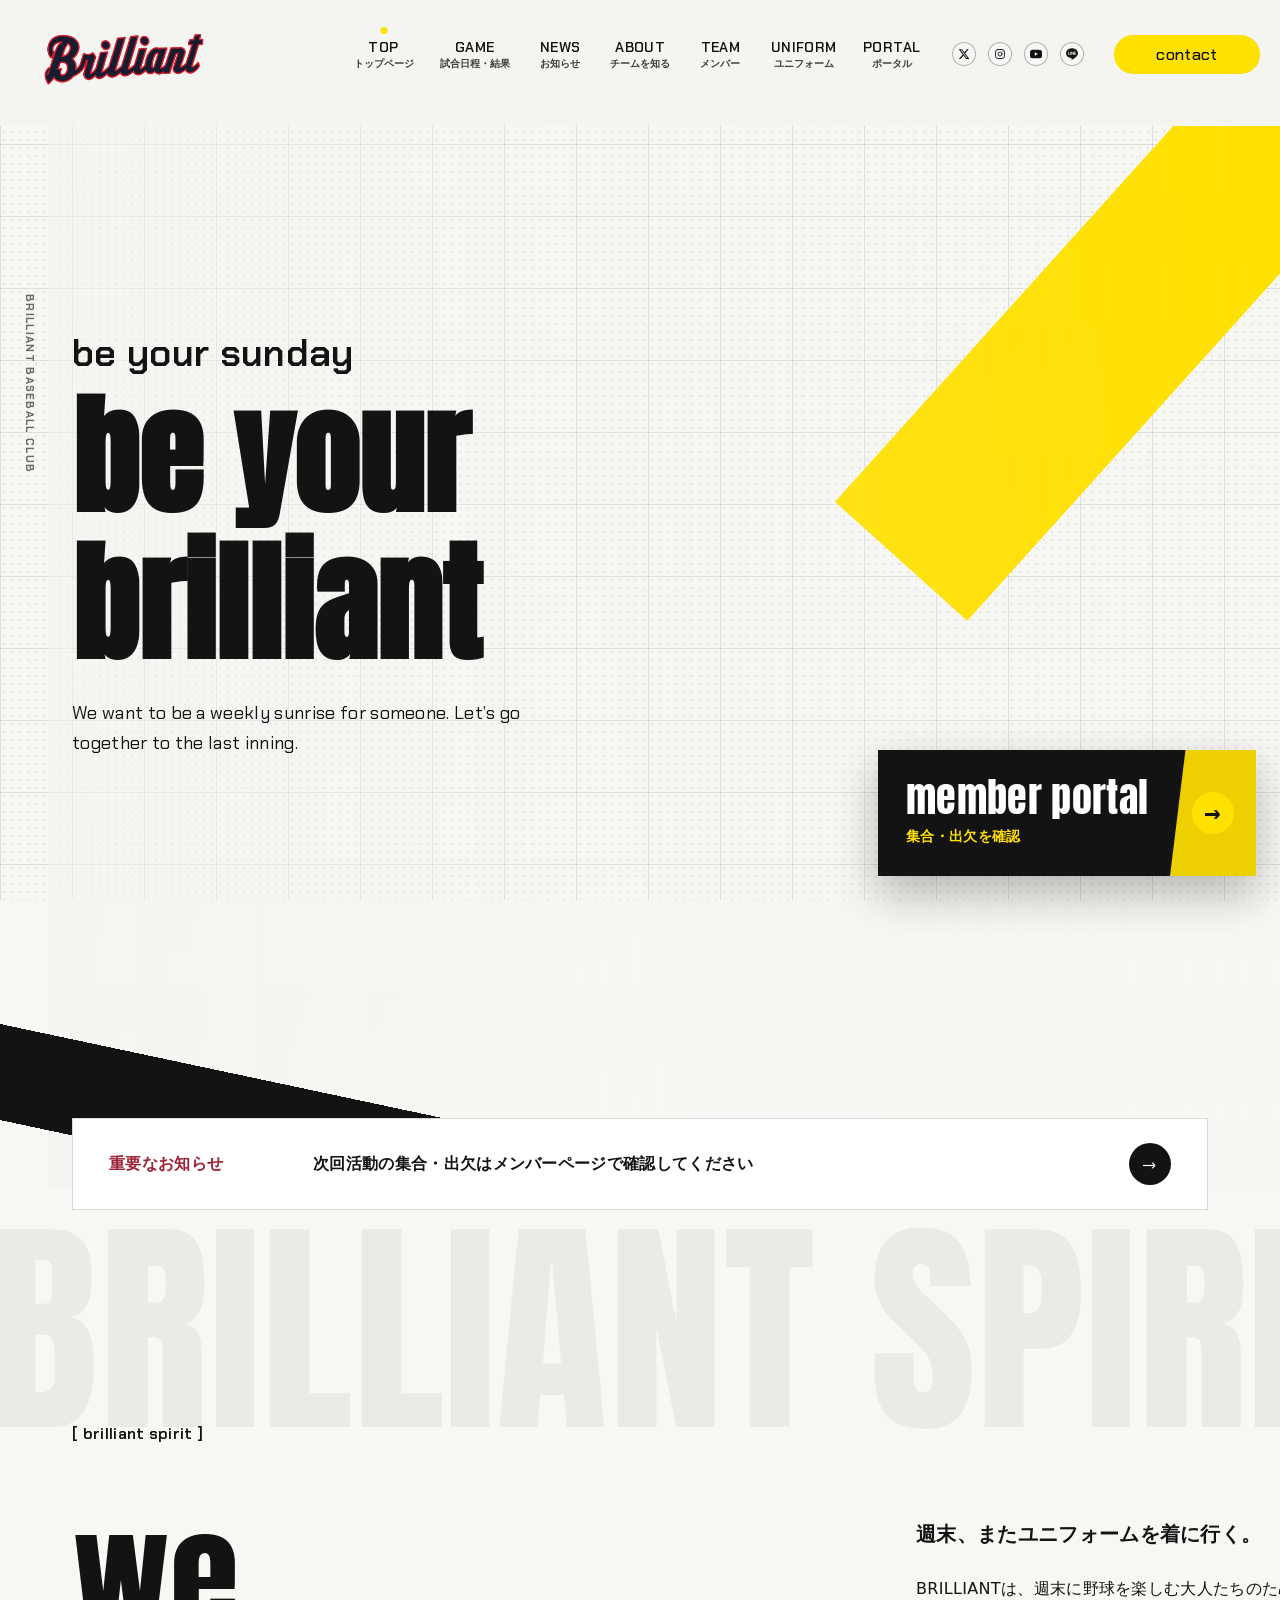
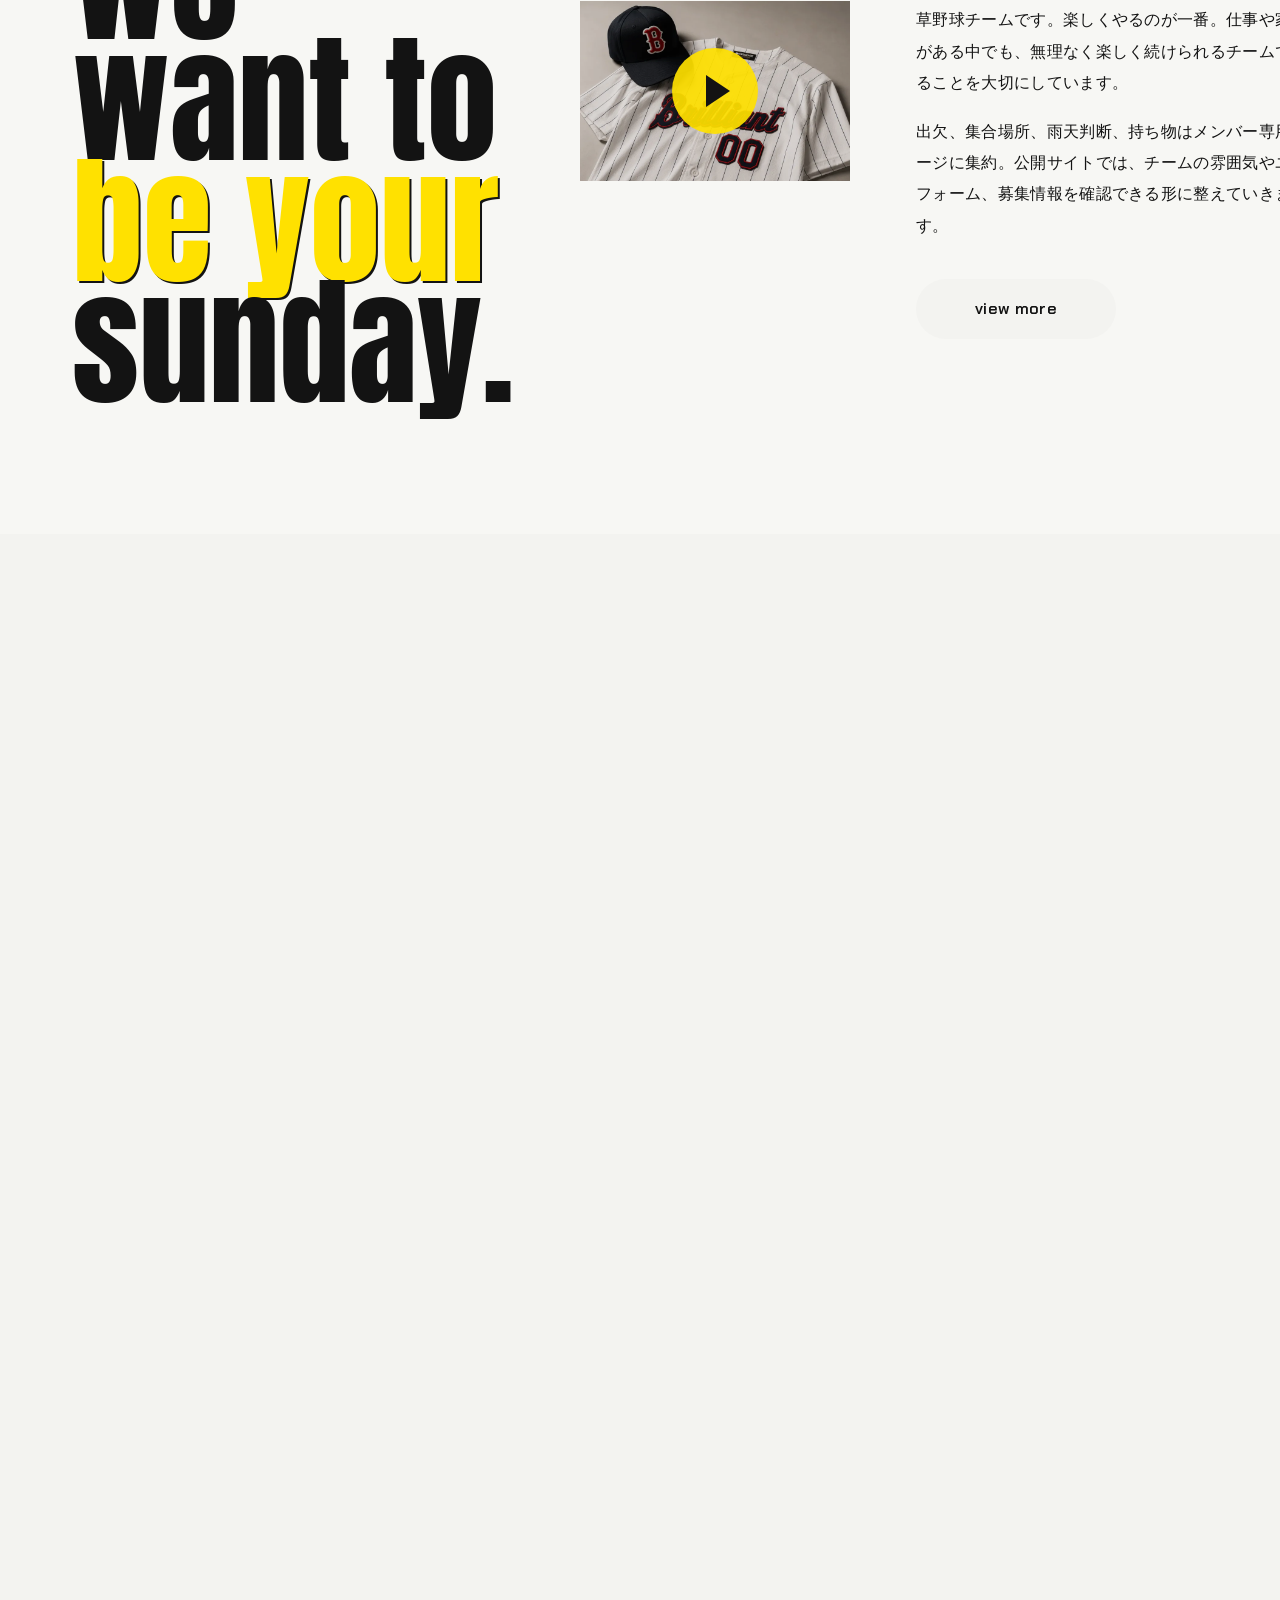
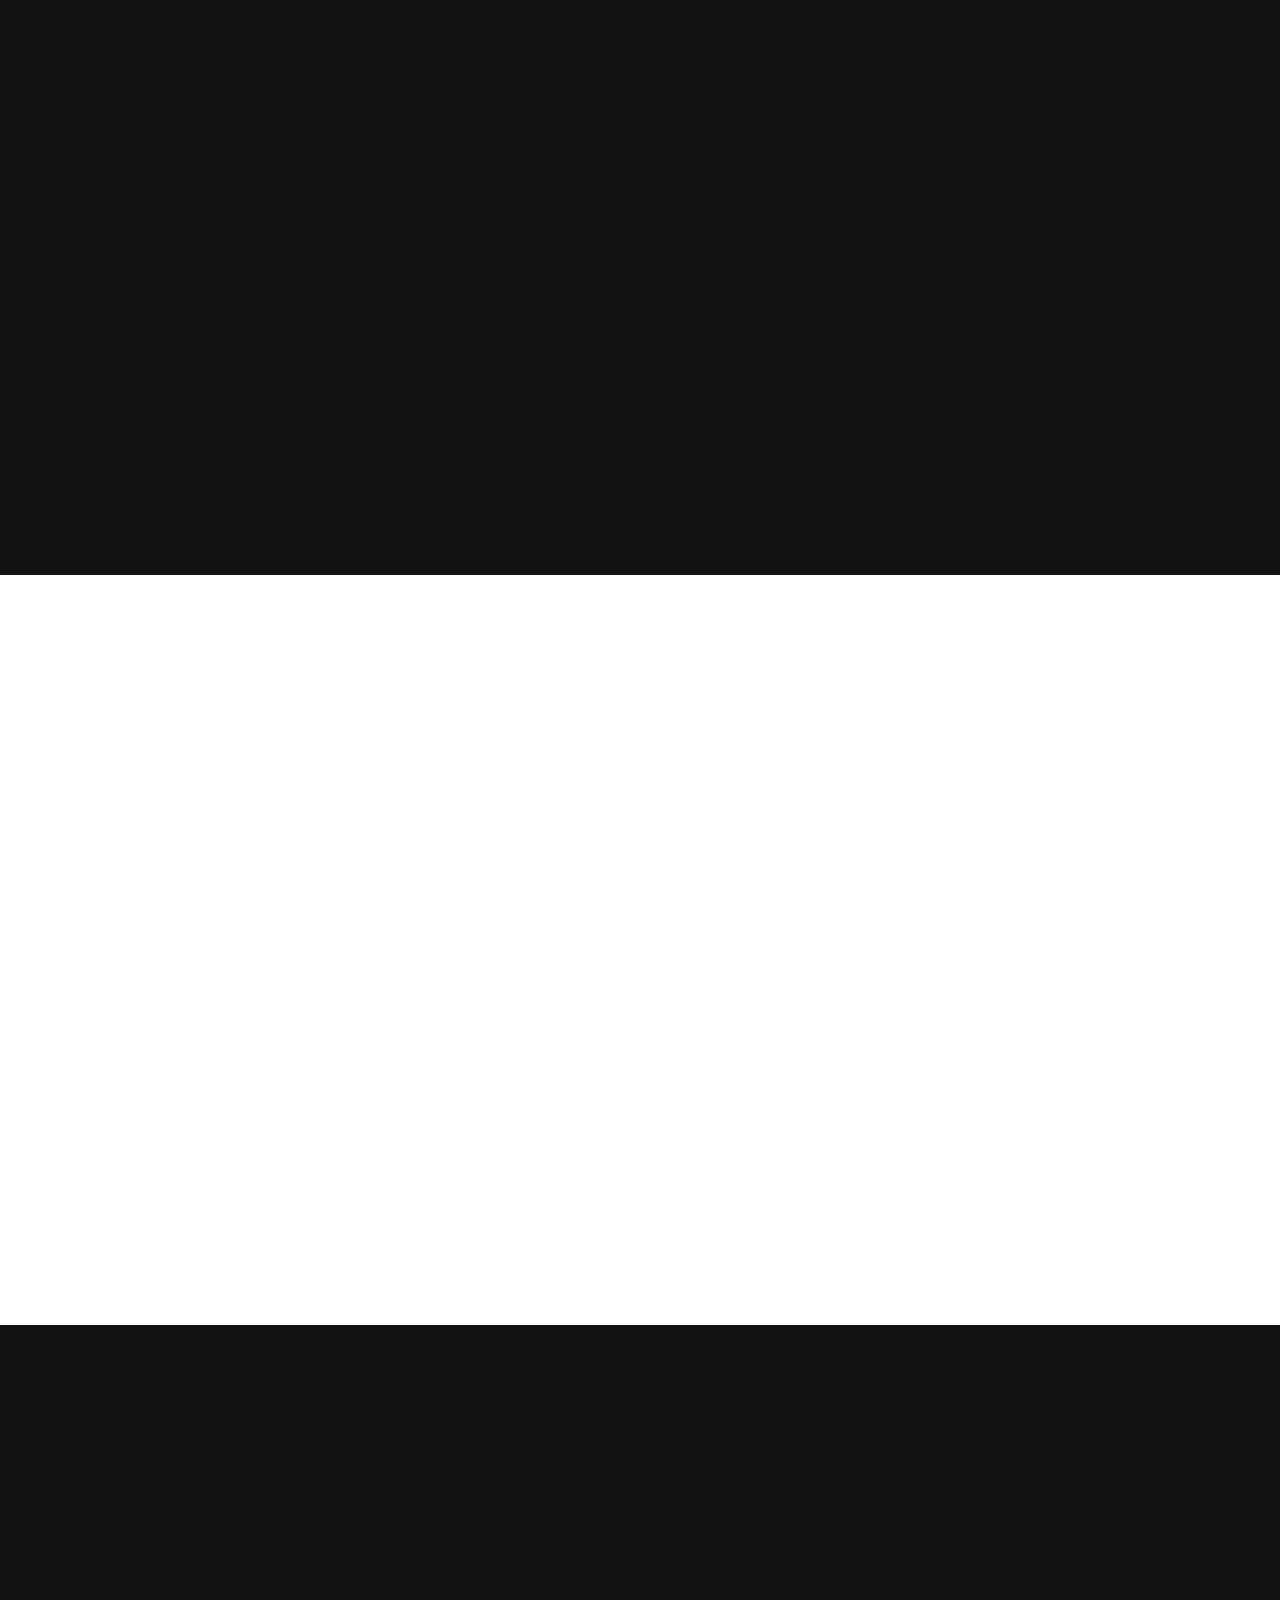
<file: index.html>
<!DOCTYPE html>
<html lang="ja">
<head>
<meta charset="UTF-8">
<meta name="viewport" content="width=device-width, initial-scale=1.0">
<title>BRILLIANT | Baseball Club</title>
<meta name="description" content="草野球チームBRILLIANTの公式サイト。ユニフォーム、チーム紹介、メンバー連絡ページを掲載予定。">
<meta property="og:title" content="BRILLIANT | Baseball Club">
<meta property="og:description" content="草野球チームBRILLIANTの公式サイト。">
<meta property="og:image" content="https://328ry.github.io/brilliant-baseball-club/images/ogp.webp">
<meta property="og:type" content="website">
<meta property="og:url" content="https://328ry.github.io/brilliant-baseball-club/">
<meta name="twitter:card" content="summary_large_image">
<meta name="twitter:image" content="https://328ry.github.io/brilliant-baseball-club/images/ogp.webp">
<link rel="icon" href="images/favicon-transparent-192.webp" type="image/webp">
<link rel="preconnect" href="https://fonts.googleapis.com">
<link rel="preconnect" href="https://fonts.gstatic.com" crossorigin>
<link rel="stylesheet" href="https://fonts.googleapis.com/css2?family=Anton&family=Chakra+Petch:wght@400;500;600;700&display=swap">
<link rel="stylesheet" href="style.css">
<link rel="canonical" href="https://328ry.github.io/brilliant-baseball-club/">
<script type="application/ld+json">
{
  "@context": "https://schema.org",
  "@type": "SportsTeam",
  "name": "BRILLIANT",
  "alternateName": "BRILLIANT Baseball Club",
  "sport": "Baseball",
  "foundingDate": "2026-01",
  "areaServed": ["東京都大田区", "東京都品川区", "東京都目黒区", "神奈川県川崎市"]
}
</script>
</head>
<body>
<a class="skip-link" href="#main">メインコンテンツへスキップ</a>

<header class="site-header" data-header>
  <div class="site-header__inner">
    <a href="index.html" class="site-header__logo" aria-label="BRILLIANT ホームへ">
      <img class="site-header__logo-img" src="images/source_20260604_uniform_assets/brilliant-script-logo-transparent-720.webp" alt="BRILLIANT" width="720" height="240" decoding="async">
    </a>
    <nav class="site-nav" data-nav>
      <ul class="site-nav__list">
        <li><a href="index.html" class="site-nav__link is-current active"><span>TOP</span><small>トップページ</small></a></li>
        <li><a href="games.html" class="site-nav__link"><span>GAME</span><small>試合日程・結果</small></a></li>
        <li><a href="news.html" class="site-nav__link"><span>NEWS</span><small>お知らせ</small></a></li>
        <li><a href="about.html" class="site-nav__link"><span>ABOUT</span><small>チームを知る</small></a></li>
        <li><a href="team.html" class="site-nav__link"><span>TEAM</span><small>メンバー</small></a></li>
        <li><a href="gallery.html" class="site-nav__link"><span>UNIFORM</span><small>ユニフォーム</small></a></li>
        <li><a href="member.html" class="site-nav__link"><span>PORTAL</span><small>ポータル</small></a></li>
        <li class="site-nav__mobile-contact"><a href="join.html" class="site-nav__link site-nav__link--cta"><span>CONTACT</span><small>お問い合わせ</small></a></li>
      </ul>
    <div class="site-nav__socials" aria-label="SNSリンク">
      <a href="join.html#contact" aria-label="X"><svg viewBox="0 0 24 24" fill="currentColor" aria-hidden="true"><path d="M18.244 2.25h3.308l-7.227 8.26 8.502 11.24H16.17l-5.214-6.817L4.99 21.75H1.68l7.73-8.835L1.254 2.25H8.08l4.713 6.231zm-1.161 17.52h1.833L7.084 4.126H5.117z"/></svg></a>
      <a href="join.html#contact" aria-label="Instagram"><svg viewBox="0 0 24 24" fill="none" stroke="currentColor" stroke-width="1.8" stroke-linecap="round" stroke-linejoin="round" aria-hidden="true"><rect x="3" y="3" width="18" height="18" rx="5"/><circle cx="12" cy="12" r="4"/><circle cx="17.5" cy="6.5" r="0.9" fill="currentColor" stroke="none"/></svg></a>
      <a href="join.html#contact" aria-label="YouTube"><svg viewBox="0 0 24 24" fill="currentColor" aria-hidden="true"><path d="M23.5 6.2a3 3 0 0 0-2.1-2.1C19.5 3.5 12 3.5 12 3.5s-7.5 0-9.4.5A3 3 0 0 0 .5 6.2C0 8.1 0 12 0 12s0 3.9.5 5.8a3 3 0 0 0 2.1 2.1c1.9.5 9.4.5 9.4.5s7.5 0 9.4-.5a3 3 0 0 0 2.1-2.1C24 15.9 24 12 24 12s0-3.9-.5-5.8zM9.6 15.5V8.5L15.7 12 9.6 15.5z"/></svg></a>
      <a href="join.html#contact" aria-label="LINE"><svg viewBox="0 0 24 24" fill="currentColor" aria-hidden="true"><path d="M19.37 9.86c.35 0 .63.29.63.63s-.28.63-.63.63h-1.76v1.13h1.76c.35 0 .63.28.63.63 0 .35-.28.63-.63.63h-2.39c-.35 0-.63-.28-.63-.63V8.11c0-.35.28-.63.63-.63h2.39c.35 0 .63.28.63.63 0 .35-.28.63-.63.63h-1.76v1.13h1.76zm-3.86 3.02c0 .27-.17.51-.43.6-.06.02-.13.03-.2.03-.21 0-.39-.09-.51-.25l-2.44-3.32v2.94c0 .35-.28.63-.63.63s-.63-.28-.63-.63V8.11c0-.27.17-.51.43-.6.06-.02.14-.03.2-.03.2 0 .38.1.5.25l2.46 3.33V8.11c0-.35.28-.63.63-.63s.63.28.63.63v4.77zm-5.74 0c0 .35-.28.63-.63.63s-.63-.28-.63-.63V8.11c0-.35.28-.63.63-.63s.63.28.63.63v4.77zm-2.47.63H4.92c-.35 0-.63-.28-.63-.63V8.11c0-.35.28-.63.63-.63s.63.28.63.63v4.14h1.75c.35 0 .63.28.63.63s-.28.63-.63.63M24 10.31C24 4.94 18.62.57 12 .57S0 4.94 0 10.31c0 4.81 4.27 8.84 10.04 9.61.39.08.92.26 1.06.59.12.3.08.77.04 1.08l-.16 1.02c-.05.3-.24 1.19 1.05.65 1.29-.54 6.92-4.08 9.44-6.98C23.18 14.39 24 12.46 24 10.31"/></svg></a>
    </div>
    </nav>
    <div class="site-header__socials" aria-label="SNSリンク">
      <a href="join.html#contact" aria-label="X"><svg viewBox="0 0 24 24" fill="currentColor" aria-hidden="true"><path d="M18.244 2.25h3.308l-7.227 8.26 8.502 11.24H16.17l-5.214-6.817L4.99 21.75H1.68l7.73-8.835L1.254 2.25H8.08l4.713 6.231zm-1.161 17.52h1.833L7.084 4.126H5.117z"/></svg></a>
      <a href="join.html#contact" aria-label="Instagram"><svg viewBox="0 0 24 24" fill="none" stroke="currentColor" stroke-width="1.8" stroke-linecap="round" stroke-linejoin="round" aria-hidden="true"><rect x="3" y="3" width="18" height="18" rx="5"/><circle cx="12" cy="12" r="4"/><circle cx="17.5" cy="6.5" r="0.9" fill="currentColor" stroke="none"/></svg></a>
      <a href="join.html#contact" aria-label="YouTube"><svg viewBox="0 0 24 24" fill="currentColor" aria-hidden="true"><path d="M23.5 6.2a3 3 0 0 0-2.1-2.1C19.5 3.5 12 3.5 12 3.5s-7.5 0-9.4.5A3 3 0 0 0 .5 6.2C0 8.1 0 12 0 12s0 3.9.5 5.8a3 3 0 0 0 2.1 2.1c1.9.5 9.4.5 9.4.5s7.5 0 9.4-.5a3 3 0 0 0 2.1-2.1C24 15.9 24 12 24 12s0-3.9-.5-5.8zM9.6 15.5V8.5L15.7 12 9.6 15.5z"/></svg></a>
      <a href="join.html#contact" aria-label="LINE"><svg viewBox="0 0 24 24" fill="currentColor" aria-hidden="true"><path d="M19.37 9.86c.35 0 .63.29.63.63s-.28.63-.63.63h-1.76v1.13h1.76c.35 0 .63.28.63.63 0 .35-.28.63-.63.63h-2.39c-.35 0-.63-.28-.63-.63V8.11c0-.35.28-.63.63-.63h2.39c.35 0 .63.28.63.63 0 .35-.28.63-.63.63h-1.76v1.13h1.76zm-3.86 3.02c0 .27-.17.51-.43.6-.06.02-.13.03-.2.03-.21 0-.39-.09-.51-.25l-2.44-3.32v2.94c0 .35-.28.63-.63.63s-.63-.28-.63-.63V8.11c0-.27.17-.51.43-.6.06-.02.14-.03.2-.03.2 0 .38.1.5.25l2.46 3.33V8.11c0-.35.28-.63.63-.63s.63.28.63.63v4.77zm-5.74 0c0 .35-.28.63-.63.63s-.63-.28-.63-.63V8.11c0-.35.28-.63.63-.63s.63.28.63.63v4.77zm-2.47.63H4.92c-.35 0-.63-.28-.63-.63V8.11c0-.35.28-.63.63-.63s.63.28.63.63v4.14h1.75c.35 0 .63.28.63.63s-.28.63-.63.63M24 10.31C24 4.94 18.62.57 12 .57S0 4.94 0 10.31c0 4.81 4.27 8.84 10.04 9.61.39.08.92.26 1.06.59.12.3.08.77.04 1.08l-.16 1.02c-.05.3-.24 1.19 1.05.65 1.29-.54 6.92-4.08 9.44-6.98C23.18 14.39 24 12.46 24 10.31"/></svg></a>
    </div>
    <a class="site-header__contact" href="join.html">contact</a>
    <button class="nav-toggle" data-nav-toggle aria-label="メニューを開く" aria-expanded="false">
      <span></span><span></span><span></span>
    </button>
  </div>
</header>

<a class="av-ticket" href="member.html">
  <span>member portal</span>
  <b>集合・出欠を確認</b>
</a>

<main id="main" class="alvamos-home">
  <section class="av-hero" aria-label="BRILLIANT メインビジュアル">
    <p class="av-hero__side">BRILLIANT BASEBALL CLUB</p>
    <div class="av-hero__copy">
      <p class="av-hero__tag">be your sunday</p>
      <h1><span class="av-hero__line"><span>be your</span></span><span class="av-hero__line"><span>brilliant</span></span></h1>
      <p>We want to be a weekly sunrise for someone. Let’s go together to the last inning.</p>
    </div>
    <div class="av-hero__visual">
      <picture>
        <source media="(max-width: 767px)" srcset="images/source_20260604_uniform_assets/hero-uniform-sp.webp">
        <img src="images/source_20260604_uniform_assets/hero-uniform.webp" alt="BRILLIANTのユニフォーム" fetchpriority="high" decoding="async">
      </picture>
    </div>
    <div class="av-hero__scroll" aria-hidden="true"><span>scroll</span></div>
  </section>

  <section class="av-important js-fadeup fade-in" aria-label="重要なお知らせ">
    <div class="av-container av-important__inner">
      <p>重要なお知らせ</p>
      <a href="member.html">次回活動の集合・出欠はメンバーページで確認してください</a>
      <span>→</span>
    </div>
  </section>

  <section class="av-spirit js-fadeup fade-in">
    <div class="av-container">
      <p class="av-section-label">[ brilliant spirit ]</p>
      <div class="av-spirit__layout">
        <div class="av-spirit__statement">
          <span>we want to</span>
          <span>be your</span>
          <span>sunday.</span>
        </div>
        <a class="av-movie" href="gallery.html" aria-label="BRILLIANTのギャラリーを見る">
          <img src="images/source_20260604_uniform_assets/uniform-set-close-lite.webp" alt="" loading="lazy" decoding="async">
          <span class="av-movie__play" aria-hidden="true"></span>
        </a>
        <div class="av-spirit__body">
          <h2>週末、またユニフォームを着に行く。</h2>
          <p>BRILLIANTは、週末に野球を楽しむ大人たちのための草野球チームです。楽しくやるのが一番。仕事や家庭がある中でも、無理なく楽しく続けられるチームであることを大切にしています。</p>
          <p>出欠、集合場所、雨天判断、持ち物はメンバー専用ページに集約。公開サイトでは、チームの雰囲気やユニフォーム、募集情報を確認できる形に整えていきます。</p>
          <a class="av-pill" href="about.html">view more</a>
        </div>
      </div>
    </div>
  </section>

  <section class="av-team js-fadeup fade-in">
    <div class="av-container av-team__grid">
      <div class="av-team__image">
        <img src="images/hero-team.webp" alt="BRILLIANTのチームメンバー" loading="eager" decoding="async">
      </div>
      <div class="av-team__body">
        <p class="av-section-label">[ roster ]</p>
        <h2>play with<br>the people.</h2>
        <p>BRILLIANTで一緒に活動するメンバー、スタッフ、チームの歩みは順次更新しています。公開サイトではチームの空気感が伝わる範囲に絞り、集合場所や出欠などの内部情報はメンバーポータルに分けています。</p>
        <ul class="av-team__facts">
          <li><span>club</span><b>BRILLIANT</b></li>
          <li><span>activity</span><b>WEEKEND</b></li>
          <li><span>portal</span><b>MEMBER</b></li>
        </ul>
        <a class="av-pill av-pill--yellow" href="team.html">view roster</a>
      </div>
    </div>
  </section>

  <section class="av-news js-fadeup fade-in">
    <div class="av-container">
      <h2 class="av-heading"><span>news</span><small>お知らせ</small></h2>
      <div class="av-news__layout">
        <article class="av-news__pickup">
          <h3>pickup</h3>
          <a href="gallery.html">
            <img src="images/source_20260604_uniform_assets/uniform-set-close-lite.webp" alt="BRILLIANTのユニフォーム" loading="lazy" decoding="async">
            <time>2026.06.11</time>
            <span>UNIFORM</span>
            <p>BRILLIANT ユニフォーム画像を掲載</p>
          </a>
        </article>
        <div class="av-news__category">
          <div class="av-news__head">
            <h3>category</h3>
            <ul>
              <li>ALL</li>
              <li>GAME</li>
              <li>TEAM</li>
              <li>RECRUIT</li>
            </ul>
          </div>
          <a class="av-news-row" href="news.html"><time>2026.06.21</time><span>NOTICE</span><p>公開情報を順次更新中です</p></a>
          <a class="av-news-row" href="gallery.html"><time>2026.06.11</time><span>UNIFORM</span><p>BRILLIANTのユニフォーム画像をサイトに反映しました</p></a>
          <a class="av-news-row" href="member.html"><time>2026.05.26</time><span>PORTAL</span><p>集合・出欠確認用のメンバーポータルを準備しました</p></a>
          <a class="av-news-row" href="join.html"><time>2026.05.26</time><span>CONTACT</span><p>お問い合わせ窓口の準備を進めています</p></a>
          <p class="av-news__more"><a class="av-pill av-pill--yellow" href="news.html">view more</a></p>
        </div>
      </div>
    </div>
  </section>

  <section class="av-uniform js-fadeup fade-in">
    <div class="av-container">
      <p class="av-section-label">[ UNIFORM ]</p>
      <div class="av-uniform__stage">
        <img class="av-uniform__bg" src="images/source_20260604_uniform_assets/uniform-set-close-lite.webp" alt="BRILLIANTのユニフォームとキャップ" loading="lazy" decoding="async">
        <div class="av-uniform__card av-uniform__card--left">
          <img src="images/source_20260604_uniform_assets/uniform-front-lite.webp" alt="白のピンストライプユニフォーム" loading="lazy" decoding="async">
          <p>home uniform</p>
        </div>
        <div class="av-uniform__card av-uniform__card--right">
          <img src="images/source_20260604_uniform_assets/cap-front-lite.webp" alt="黒いBRILLIANTキャップ" loading="lazy" decoding="async">
          <p>official cap</p>
        </div>
      </div>
    </div>
  </section>

  <section class="av-partners js-fadeup fade-in">
    <div class="av-container">
      <h2 class="av-heading"><span>partner</span><small>パートナー</small></h2>
      <p class="av-partners__lead">home town / field / club / activity</p>
      <ul class="av-partners__grid">
        <li><span>club name</span><b>BRILLIANT BBC</b></li>
        <li><span>activity</span><b>WEEKEND BASEBALL</b></li>
        <li><span>inside tool</span><b>MEMBER PORTAL</b></li>
      </ul>
    </div>
  </section>

  <section class="av-app js-fadeup fade-in">
    <div class="av-app__image">
      <img src="images/source_20260604_uniform_assets/hero-uniform.webp" alt="BRILLIANTのユニフォーム" loading="lazy" decoding="async">
    </div>
    <div class="av-container av-app__body">
      <p class="av-section-label">[ member app ]</p>
      <h2>check the next game.</h2>
      <p>集合場所、出欠、コメント、雨天判断。メンバーに必要な情報は専用ページで確認できます。</p>
      <div class="av-app__badges">
        <a href="member.html"><span>member</span><b>Open Portal</b></a>
        <a href="games.html"><span>schedule</span><b>Check Game</b></a>
      </div>
    </div>
  </section>
</main>

<footer class="site-footer">
  <div class="container">
    <div class="site-footer__top">
      <div class="site-footer__brand">
        <a href="index.html" class="site-footer__logo site-footer__logo--image" aria-label="BRILLIANT ホームへ"><img src="images/source_20260604_uniform_assets/brilliant-script-logo-transparent-720.webp" alt="BRILLIANT" width="720" height="240" loading="lazy" decoding="async"></a>
        <p class="site-footer__addr">草野球チーム BRILLIANT Baseball Club<br>東京都大田区・品川区・目黒区、神奈川県川崎市で活動</p>
        <ul class="site-footer__socials" aria-label="SNSリンク">
          <li><a href="join.html#contact" aria-label="X"><svg viewBox="0 0 24 24" fill="currentColor" aria-hidden="true"><path d="M18.244 2.25h3.308l-7.227 8.26 8.502 11.24H16.17l-5.214-6.817L4.99 21.75H1.68l7.73-8.835L1.254 2.25H8.08l4.713 6.231zm-1.161 17.52h1.833L7.084 4.126H5.117z"/></svg></a></li>
          <li><a href="join.html#contact" aria-label="Instagram"><svg viewBox="0 0 24 24" fill="none" stroke="currentColor" stroke-width="1.8" stroke-linecap="round" stroke-linejoin="round" aria-hidden="true"><rect x="3" y="3" width="18" height="18" rx="5"/><circle cx="12" cy="12" r="4"/><circle cx="17.5" cy="6.5" r="0.9" fill="currentColor" stroke="none"/></svg></a></li>
          <li><a href="join.html#contact" aria-label="YouTube"><svg viewBox="0 0 24 24" fill="currentColor" aria-hidden="true"><path d="M23.5 6.2a3 3 0 0 0-2.1-2.1C19.5 3.5 12 3.5 12 3.5s-7.5 0-9.4.5A3 3 0 0 0 .5 6.2C0 8.1 0 12 0 12s0 3.9.5 5.8a3 3 0 0 0 2.1 2.1c1.9.5 9.4.5 9.4.5s7.5 0 9.4-.5a3 3 0 0 0 2.1-2.1C24 15.9 24 12 24 12s0-3.9-.5-5.8zM9.6 15.5V8.5L15.7 12 9.6 15.5z"/></svg></a></li>
          <li><a href="join.html#contact" aria-label="LINE"><svg viewBox="0 0 24 24" fill="currentColor" aria-hidden="true"><path d="M19.37 9.86c.35 0 .63.29.63.63s-.28.63-.63.63h-1.76v1.13h1.76c.35 0 .63.28.63.63 0 .35-.28.63-.63.63h-2.39c-.35 0-.63-.28-.63-.63V8.11c0-.35.28-.63.63-.63h2.39c.35 0 .63.28.63.63 0 .35-.28.63-.63.63h-1.76v1.13h1.76zm-3.86 3.02c0 .27-.17.51-.43.6-.06.02-.13.03-.2.03-.21 0-.39-.09-.51-.25l-2.44-3.32v2.94c0 .35-.28.63-.63.63s-.63-.28-.63-.63V8.11c0-.27.17-.51.43-.6.06-.02.14-.03.2-.03.2 0 .38.1.5.25l2.46 3.33V8.11c0-.35.28-.63.63-.63s.63.28.63.63v4.77zm-5.74 0c0 .35-.28.63-.63.63s-.63-.28-.63-.63V8.11c0-.35.28-.63.63-.63s.63.28.63.63v4.77zm-2.47.63H4.92c-.35 0-.63-.28-.63-.63V8.11c0-.35.28-.63.63-.63s.63.28.63.63v4.14h1.75c.35 0 .63.28.63.63s-.28.63-.63.63M24 10.31C24 4.94 18.62.57 12 .57S0 4.94 0 10.31c0 4.81 4.27 8.84 10.04 9.61.39.08.92.26 1.06.59.12.3.08.77.04 1.08l-.16 1.02c-.05.3-.24 1.19 1.05.65 1.29-.54 6.92-4.08 9.44-6.98C23.18 14.39 24 12.46 24 10.31"/></svg></a></li>
        </ul>
      </div>
      <nav class="site-footer__nav" aria-label="フッターナビゲーション">
        <ul>
          <li><a href="index.html"><span>HOME</span><small>トップページ</small></a></li>
          <li><a href="about.html"><span>ABOUT</span><small>チームを知る</small></a></li>
          <li><a href="team.html"><span>TEAM</span><small>メンバー</small></a></li>
          <li><a href="news.html"><span>NEWS</span><small>お知らせ</small></a></li>
          <li><a href="join.html"><span>JOIN</span><small>参加する</small></a></li>
          <li><a href="member.html"><span>PORTAL</span><small>ポータル</small></a></li>
        </ul>
      </nav>
    </div>
    <div class="site-footer__bottom">
      <p>&copy; 2026 BRILLIANT Baseball Club. All Rights Reserved.</p>
      <p class="site-footer__est">BRILLIANT BASEBALL CLUB</p>
    </div>
  </div>
</footer>
<script src="common.js" defer></script>
</body>
</html>
</file>
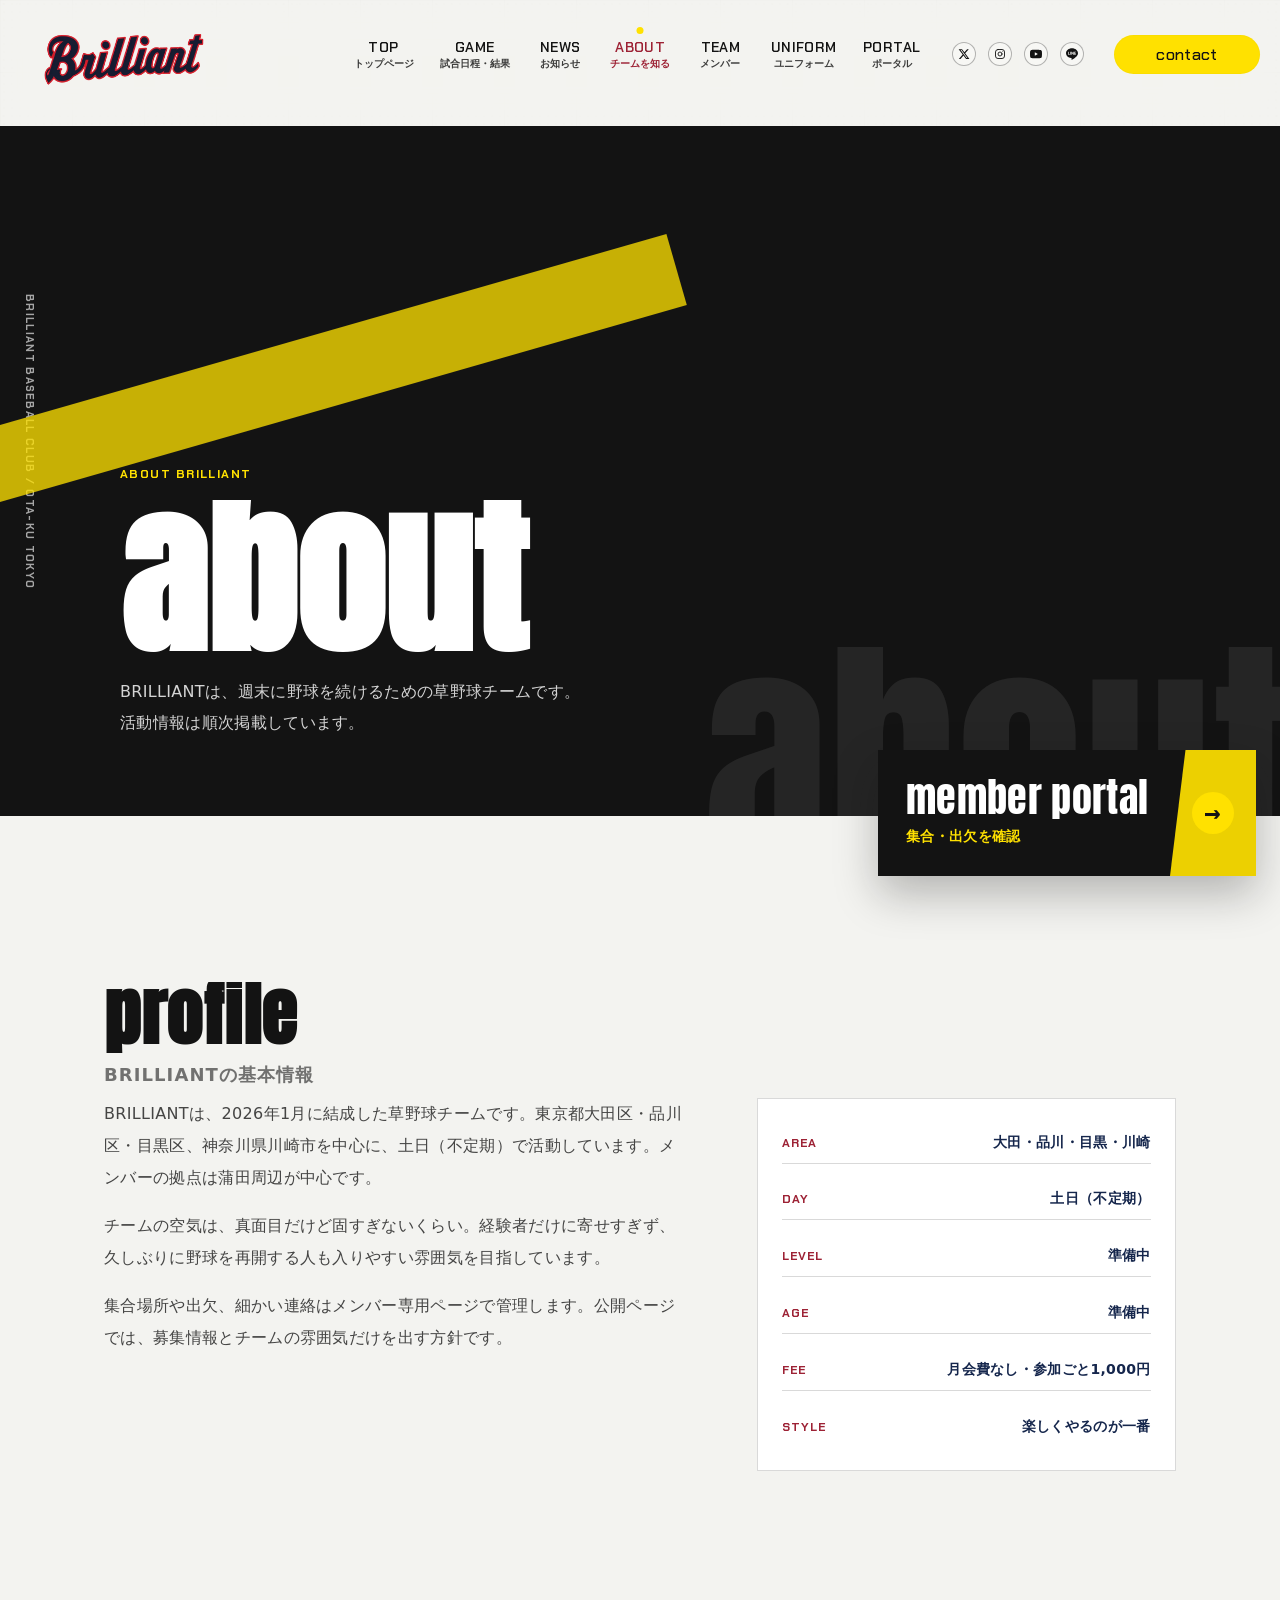
<file: about.html>
<!DOCTYPE html>
<html lang="ja">
<head>
<meta charset="UTF-8">
<meta name="viewport" content="width=device-width, initial-scale=1.0">
<title>ABOUT | BRILLIANT チーム紹介</title>
<meta name="description" content="草野球チームBRILLIANTの紹介。活動情報や募集情報は順次掲載します。">
<meta property="og:title" content="ABOUT | BRILLIANT チーム紹介">
<meta property="og:description" content="草野球チームBRILLIANTの紹介。">
<meta property="og:image" content="https://328ry.github.io/brilliant-baseball-club/images/ogp.webp">
<meta property="og:type" content="website">
<meta property="og:url" content="https://328ry.github.io/brilliant-baseball-club/about.html">
<meta name="twitter:card" content="summary_large_image">
<meta name="twitter:image" content="https://328ry.github.io/brilliant-baseball-club/images/ogp.webp">
<link rel="icon" href="images/favicon-transparent-192.webp" type="image/webp">
<link rel="preconnect" href="https://fonts.googleapis.com">
<link rel="preconnect" href="https://fonts.gstatic.com" crossorigin>
<link rel="stylesheet" href="https://fonts.googleapis.com/css2?family=Anton&family=Chakra+Petch:wght@400;500;600;700&display=swap">
<link rel="stylesheet" href="style.css">
<link rel="canonical" href="https://328ry.github.io/brilliant-baseball-club/about.html">
<script type="application/ld+json">
{
  "@context": "https://schema.org",
  "@type": "SportsTeam",
  "name": "BRILLIANT",
  "alternateName": "BRILLIANT Baseball Club",
  "sport": "Baseball",
  "foundingDate": "2026-01",
  "areaServed": ["東京都大田区", "東京都品川区", "東京都目黒区", "神奈川県川崎市"]
}
</script>
</head>
<body>
<a class="skip-link" href="#main">メインコンテンツへスキップ</a>

<header class="site-header" data-header>
  <div class="site-header__inner">
    <a href="index.html" class="site-header__logo" aria-label="BRILLIANT ホームへ">
      <img class="site-header__logo-img" src="images/source_20260604_uniform_assets/brilliant-script-logo-transparent-720.webp" alt="BRILLIANT">
    </a>
    <nav class="site-nav" data-nav>
      <ul class="site-nav__list">
        <li><a href="index.html" class="site-nav__link"><span>TOP</span><small>トップページ</small></a></li>
        <li><a href="games.html" class="site-nav__link"><span>GAME</span><small>試合日程・結果</small></a></li>
        <li><a href="news.html" class="site-nav__link"><span>NEWS</span><small>お知らせ</small></a></li>
        <li><a href="about.html" class="site-nav__link is-current active"><span>ABOUT</span><small>チームを知る</small></a></li>
        <li><a href="team.html" class="site-nav__link"><span>TEAM</span><small>メンバー</small></a></li>
        <li><a href="gallery.html" class="site-nav__link"><span>UNIFORM</span><small>ユニフォーム</small></a></li>
        <li><a href="member.html" class="site-nav__link"><span>PORTAL</span><small>ポータル</small></a></li>
        <li class="site-nav__mobile-contact"><a href="join.html" class="site-nav__link site-nav__link--cta"><span>CONTACT</span><small>お問い合わせ</small></a></li>
      </ul>
    <div class="site-nav__socials" aria-label="SNSリンク">
      <a href="join.html#contact" aria-label="X"><svg viewBox="0 0 24 24" fill="currentColor" aria-hidden="true"><path d="M18.244 2.25h3.308l-7.227 8.26 8.502 11.24H16.17l-5.214-6.817L4.99 21.75H1.68l7.73-8.835L1.254 2.25H8.08l4.713 6.231zm-1.161 17.52h1.833L7.084 4.126H5.117z"/></svg></a>
      <a href="join.html#contact" aria-label="Instagram"><svg viewBox="0 0 24 24" fill="none" stroke="currentColor" stroke-width="1.8" stroke-linecap="round" stroke-linejoin="round" aria-hidden="true"><rect x="3" y="3" width="18" height="18" rx="5"/><circle cx="12" cy="12" r="4"/><circle cx="17.5" cy="6.5" r="0.9" fill="currentColor" stroke="none"/></svg></a>
      <a href="join.html#contact" aria-label="YouTube"><svg viewBox="0 0 24 24" fill="currentColor" aria-hidden="true"><path d="M23.5 6.2a3 3 0 0 0-2.1-2.1C19.5 3.5 12 3.5 12 3.5s-7.5 0-9.4.5A3 3 0 0 0 .5 6.2C0 8.1 0 12 0 12s0 3.9.5 5.8a3 3 0 0 0 2.1 2.1c1.9.5 9.4.5 9.4.5s7.5 0 9.4-.5a3 3 0 0 0 2.1-2.1C24 15.9 24 12 24 12s0-3.9-.5-5.8zM9.6 15.5V8.5L15.7 12 9.6 15.5z"/></svg></a>
      <a href="join.html#contact" aria-label="LINE"><svg viewBox="0 0 24 24" fill="currentColor" aria-hidden="true"><path d="M19.37 9.86c.35 0 .63.29.63.63s-.28.63-.63.63h-1.76v1.13h1.76c.35 0 .63.28.63.63 0 .35-.28.63-.63.63h-2.39c-.35 0-.63-.28-.63-.63V8.11c0-.35.28-.63.63-.63h2.39c.35 0 .63.28.63.63 0 .35-.28.63-.63.63h-1.76v1.13h1.76zm-3.86 3.02c0 .27-.17.51-.43.6-.06.02-.13.03-.2.03-.21 0-.39-.09-.51-.25l-2.44-3.32v2.94c0 .35-.28.63-.63.63s-.63-.28-.63-.63V8.11c0-.27.17-.51.43-.6.06-.02.14-.03.2-.03.2 0 .38.1.5.25l2.46 3.33V8.11c0-.35.28-.63.63-.63s.63.28.63.63v4.77zm-5.74 0c0 .35-.28.63-.63.63s-.63-.28-.63-.63V8.11c0-.35.28-.63.63-.63s.63.28.63.63v4.77zm-2.47.63H4.92c-.35 0-.63-.28-.63-.63V8.11c0-.35.28-.63.63-.63s.63.28.63.63v4.14h1.75c.35 0 .63.28.63.63s-.28.63-.63.63M24 10.31C24 4.94 18.62.57 12 .57S0 4.94 0 10.31c0 4.81 4.27 8.84 10.04 9.61.39.08.92.26 1.06.59.12.3.08.77.04 1.08l-.16 1.02c-.05.3-.24 1.19 1.05.65 1.29-.54 6.92-4.08 9.44-6.98C23.18 14.39 24 12.46 24 10.31"/></svg></a>
    </div>
    </nav>
    <div class="site-header__socials" aria-label="SNSリンク">
      <a href="join.html#contact" aria-label="X"><svg viewBox="0 0 24 24" fill="currentColor" aria-hidden="true"><path d="M18.244 2.25h3.308l-7.227 8.26 8.502 11.24H16.17l-5.214-6.817L4.99 21.75H1.68l7.73-8.835L1.254 2.25H8.08l4.713 6.231zm-1.161 17.52h1.833L7.084 4.126H5.117z"/></svg></a>
      <a href="join.html#contact" aria-label="Instagram"><svg viewBox="0 0 24 24" fill="none" stroke="currentColor" stroke-width="1.8" stroke-linecap="round" stroke-linejoin="round" aria-hidden="true"><rect x="3" y="3" width="18" height="18" rx="5"/><circle cx="12" cy="12" r="4"/><circle cx="17.5" cy="6.5" r="0.9" fill="currentColor" stroke="none"/></svg></a>
      <a href="join.html#contact" aria-label="YouTube"><svg viewBox="0 0 24 24" fill="currentColor" aria-hidden="true"><path d="M23.5 6.2a3 3 0 0 0-2.1-2.1C19.5 3.5 12 3.5 12 3.5s-7.5 0-9.4.5A3 3 0 0 0 .5 6.2C0 8.1 0 12 0 12s0 3.9.5 5.8a3 3 0 0 0 2.1 2.1c1.9.5 9.4.5 9.4.5s7.5 0 9.4-.5a3 3 0 0 0 2.1-2.1C24 15.9 24 12 24 12s0-3.9-.5-5.8zM9.6 15.5V8.5L15.7 12 9.6 15.5z"/></svg></a>
      <a href="join.html#contact" aria-label="LINE"><svg viewBox="0 0 24 24" fill="currentColor" aria-hidden="true"><path d="M19.37 9.86c.35 0 .63.29.63.63s-.28.63-.63.63h-1.76v1.13h1.76c.35 0 .63.28.63.63 0 .35-.28.63-.63.63h-2.39c-.35 0-.63-.28-.63-.63V8.11c0-.35.28-.63.63-.63h2.39c.35 0 .63.28.63.63 0 .35-.28.63-.63.63h-1.76v1.13h1.76zm-3.86 3.02c0 .27-.17.51-.43.6-.06.02-.13.03-.2.03-.21 0-.39-.09-.51-.25l-2.44-3.32v2.94c0 .35-.28.63-.63.63s-.63-.28-.63-.63V8.11c0-.27.17-.51.43-.6.06-.02.14-.03.2-.03.2 0 .38.1.5.25l2.46 3.33V8.11c0-.35.28-.63.63-.63s.63.28.63.63v4.77zm-5.74 0c0 .35-.28.63-.63.63s-.63-.28-.63-.63V8.11c0-.35.28-.63.63-.63s.63.28.63.63v4.77zm-2.47.63H4.92c-.35 0-.63-.28-.63-.63V8.11c0-.35.28-.63.63-.63s.63.28.63.63v4.14h1.75c.35 0 .63.28.63.63s-.28.63-.63.63M24 10.31C24 4.94 18.62.57 12 .57S0 4.94 0 10.31c0 4.81 4.27 8.84 10.04 9.61.39.08.92.26 1.06.59.12.3.08.77.04 1.08l-.16 1.02c-.05.3-.24 1.19 1.05.65 1.29-.54 6.92-4.08 9.44-6.98C23.18 14.39 24 12.46 24 10.31"/></svg></a>
    </div>
    <a class="site-header__contact" href="join.html">contact</a>
    <button class="nav-toggle" data-nav-toggle aria-label="メニューを開く" aria-expanded="false">
      <span></span><span></span><span></span>
    </button>
  </div>
</header>

<a class="av-ticket" href="member.html">
  <span>member portal</span>
  <b>集合・出欠を確認</b>
</a>

<main id="main" class="av-subpage av-subpage--about">
<section class="page-hero">
  <div class="page-hero__media">
    <img src="images/hero-team.webp" alt="">
  </div>
  <div class="page-hero__inner">
    <p class="page-hero__eyebrow">ABOUT BRILLIANT</p>
    <h1 class="page-hero__title">about</h1>
    <p class="page-hero__lead">BRILLIANTは、週末に野球を続けるための草野球チームです。<br>活動情報は順次掲載しています。</p>
  </div>
</section>

<section class="team-story js-fadeup fade-in">
  <div class="container">
    <div class="section-head">
      <p class="section-head__eyebrow">PROFILE</p>
      <h2 class="section-head__title">BRILLIANTの基本情報</h2>
    </div>
    <div class="team-story__grid">
      <div class="team-story__text">
        <p>BRILLIANTは、2026年1月に結成した草野球チームです。東京都大田区・品川区・目黒区、神奈川県川崎市を中心に、土日（不定期）で活動しています。メンバーの拠点は蒲田周辺が中心です。</p>
        <p>チームの空気は、真面目だけど固すぎないくらい。経験者だけに寄せすぎず、久しぶりに野球を再開する人も入りやすい雰囲気を目指しています。</p>
        <p>集合場所や出欠、細かい連絡はメンバー専用ページで管理します。公開ページでは、募集情報とチームの雰囲気だけを出す方針です。</p>
      </div>
      <ul class="team-story__facts">
        <li><span>AREA</span><b>大田・品川・目黒・川崎</b></li>
        <li><span>DAY</span><b>土日（不定期）</b></li>
        <li><span>LEVEL</span><b>準備中</b></li>
        <li><span>AGE</span><b>準備中</b></li>
        <li><span>FEE</span><b>月会費なし・参加ごと1,000円</b></li>
        <li><span>STYLE</span><b>楽しくやるのが一番</b></li>
      </ul>
    </div>
  </div>
</section>

<section class="about-values js-fadeup fade-in">
  <div class="container">
    <div class="section-head">
      <p class="section-head__eyebrow">TEAM STYLE</p>
      <h2 class="section-head__title">大事にしていること</h2>
    </div>
    <ul class="value-grid">
      <li><span>01</span><h3>出欠は早めに</h3><p>人数がギリギリになりやすい草野球だからこそ、参加・欠席・遅刻を早めに共有します。</p></li>
      <li><span>02</span><h3>連絡は見える場所に</h3><p>集合場所、ユニフォーム、雨天判断はメンバー専用ページに集約します。</p></li>
      <li><span>03</span><h3>楽しむことが一番</h3><p>勝ち負けよりも、野球を楽しめること。次もまた来たくなる雰囲気を大事にします。</p></li>
    </ul>
  </div>
</section>
</main>

<footer class="site-footer">
  <div class="container">
    <div class="site-footer__top">
      <div class="site-footer__brand">
        <a href="index.html" class="site-footer__logo site-footer__logo--image" aria-label="BRILLIANT ホームへ"><img src="images/source_20260604_uniform_assets/brilliant-script-logo-transparent-720.webp" alt="BRILLIANT"></a>
        <p class="site-footer__addr">草野球チーム BRILLIANT Baseball Club<br>東京都大田区・品川区・目黒区、神奈川県川崎市で活動</p>
        <ul class="site-footer__socials" aria-label="SNSリンク">
          <li><a href="join.html#contact" aria-label="X"><svg viewBox="0 0 24 24" fill="currentColor" aria-hidden="true"><path d="M18.244 2.25h3.308l-7.227 8.26 8.502 11.24H16.17l-5.214-6.817L4.99 21.75H1.68l7.73-8.835L1.254 2.25H8.08l4.713 6.231zm-1.161 17.52h1.833L7.084 4.126H5.117z"/></svg></a></li>
          <li><a href="join.html#contact" aria-label="Instagram"><svg viewBox="0 0 24 24" fill="none" stroke="currentColor" stroke-width="1.8" stroke-linecap="round" stroke-linejoin="round" aria-hidden="true"><rect x="3" y="3" width="18" height="18" rx="5"/><circle cx="12" cy="12" r="4"/><circle cx="17.5" cy="6.5" r="0.9" fill="currentColor" stroke="none"/></svg></a></li>
          <li><a href="join.html#contact" aria-label="YouTube"><svg viewBox="0 0 24 24" fill="currentColor" aria-hidden="true"><path d="M23.5 6.2a3 3 0 0 0-2.1-2.1C19.5 3.5 12 3.5 12 3.5s-7.5 0-9.4.5A3 3 0 0 0 .5 6.2C0 8.1 0 12 0 12s0 3.9.5 5.8a3 3 0 0 0 2.1 2.1c1.9.5 9.4.5 9.4.5s7.5 0 9.4-.5a3 3 0 0 0 2.1-2.1C24 15.9 24 12 24 12s0-3.9-.5-5.8zM9.6 15.5V8.5L15.7 12 9.6 15.5z"/></svg></a></li>
          <li><a href="join.html#contact" aria-label="LINE"><svg viewBox="0 0 24 24" fill="currentColor" aria-hidden="true"><path d="M19.37 9.86c.35 0 .63.29.63.63s-.28.63-.63.63h-1.76v1.13h1.76c.35 0 .63.28.63.63 0 .35-.28.63-.63.63h-2.39c-.35 0-.63-.28-.63-.63V8.11c0-.35.28-.63.63-.63h2.39c.35 0 .63.28.63.63 0 .35-.28.63-.63.63h-1.76v1.13h1.76zm-3.86 3.02c0 .27-.17.51-.43.6-.06.02-.13.03-.2.03-.21 0-.39-.09-.51-.25l-2.44-3.32v2.94c0 .35-.28.63-.63.63s-.63-.28-.63-.63V8.11c0-.27.17-.51.43-.6.06-.02.14-.03.2-.03.2 0 .38.1.5.25l2.46 3.33V8.11c0-.35.28-.63.63-.63s.63.28.63.63v4.77zm-5.74 0c0 .35-.28.63-.63.63s-.63-.28-.63-.63V8.11c0-.35.28-.63.63-.63s.63.28.63.63v4.77zm-2.47.63H4.92c-.35 0-.63-.28-.63-.63V8.11c0-.35.28-.63.63-.63s.63.28.63.63v4.14h1.75c.35 0 .63.28.63.63s-.28.63-.63.63M24 10.31C24 4.94 18.62.57 12 .57S0 4.94 0 10.31c0 4.81 4.27 8.84 10.04 9.61.39.08.92.26 1.06.59.12.3.08.77.04 1.08l-.16 1.02c-.05.3-.24 1.19 1.05.65 1.29-.54 6.92-4.08 9.44-6.98C23.18 14.39 24 12.46 24 10.31"/></svg></a></li>
        </ul>
      </div>
      <nav class="site-footer__nav" aria-label="フッターナビゲーション">
        <ul>
          <li><a href="index.html"><span>HOME</span><small>トップページ</small></a></li>
          <li><a href="about.html"><span>ABOUT</span><small>チームを知る</small></a></li>
          <li><a href="team.html"><span>TEAM</span><small>メンバー</small></a></li>
          <li><a href="news.html"><span>NEWS</span><small>お知らせ</small></a></li>
          <li><a href="join.html"><span>JOIN</span><small>参加する</small></a></li>
          <li><a href="member.html"><span>PORTAL</span><small>ポータル</small></a></li>
        </ul>
      </nav>
    </div>
    <div class="site-footer__bottom">
      <p>&copy; 2026 BRILLIANT Baseball Club. All Rights Reserved.</p>
      <p class="site-footer__est">BRILLIANT BASEBALL CLUB</p>
    </div>
  </div>
</footer>
<script src="common.js" defer></script>
</body>
</html>
</file>
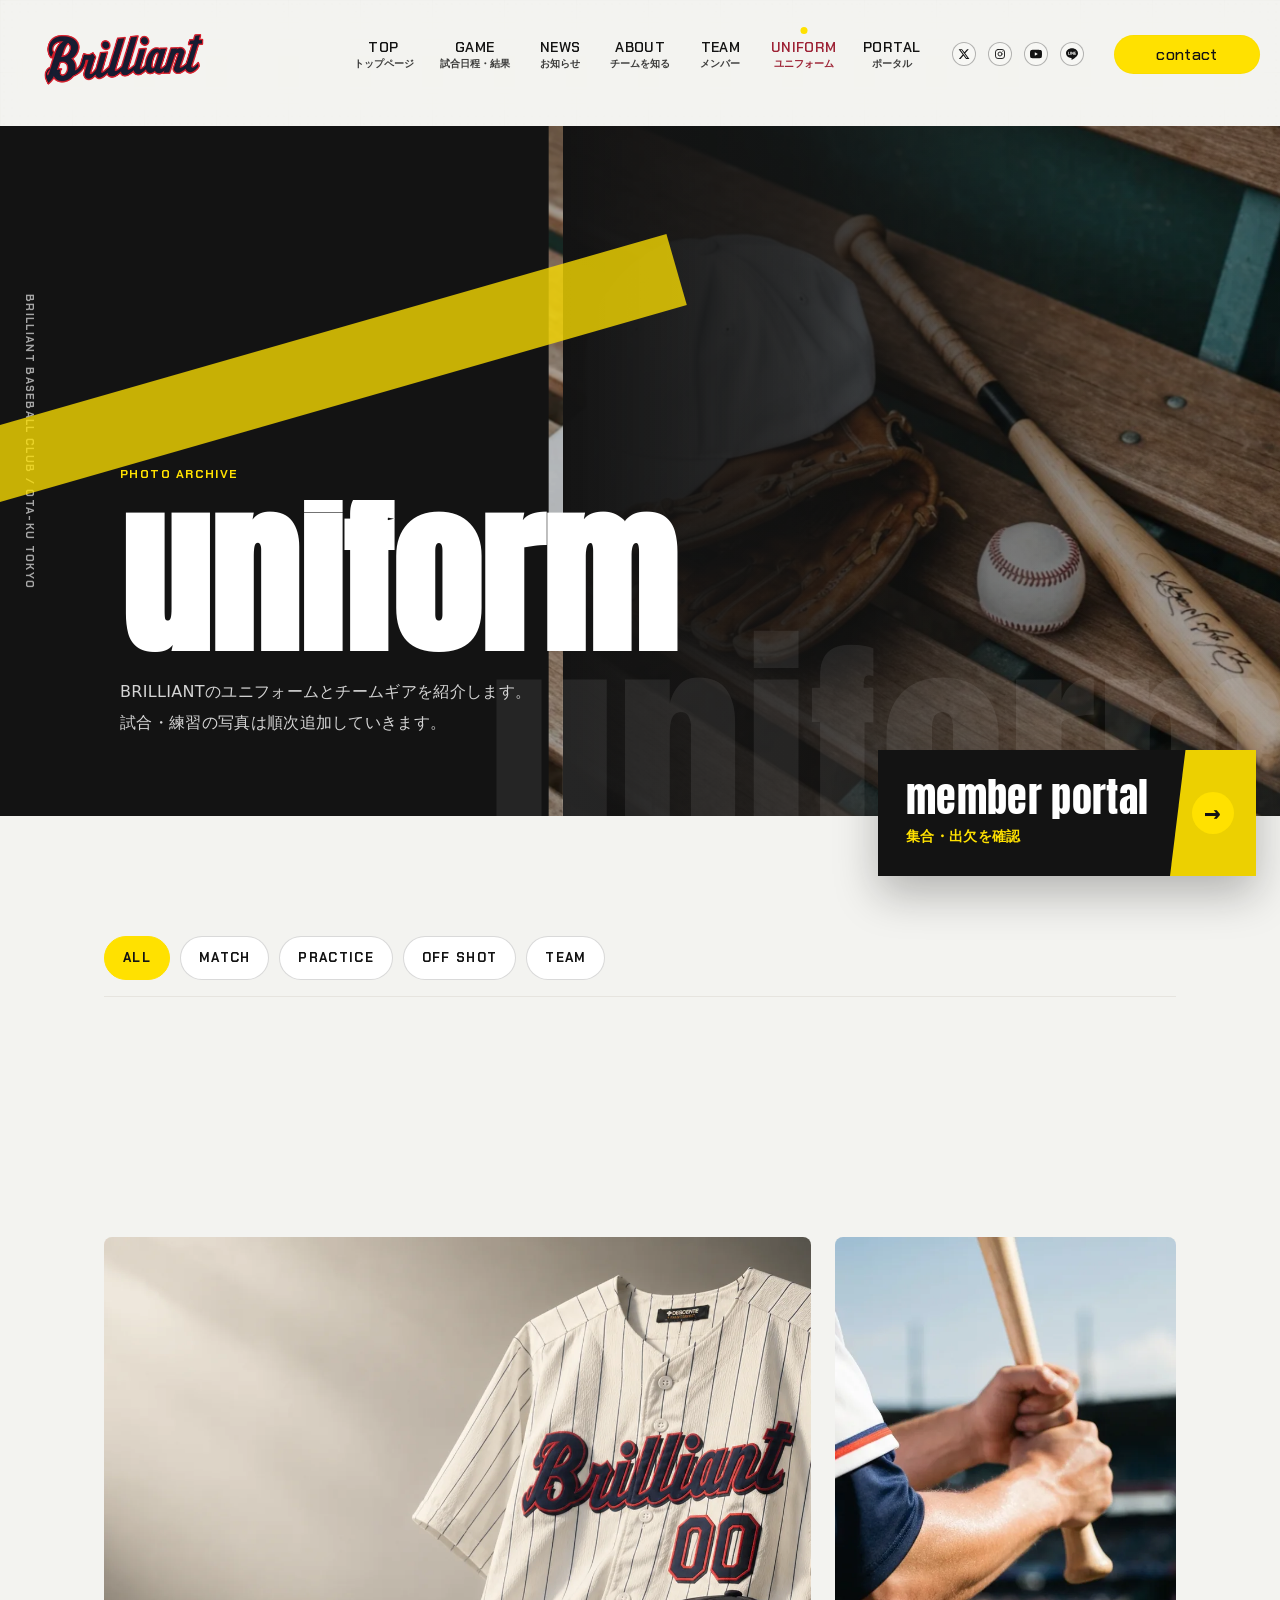
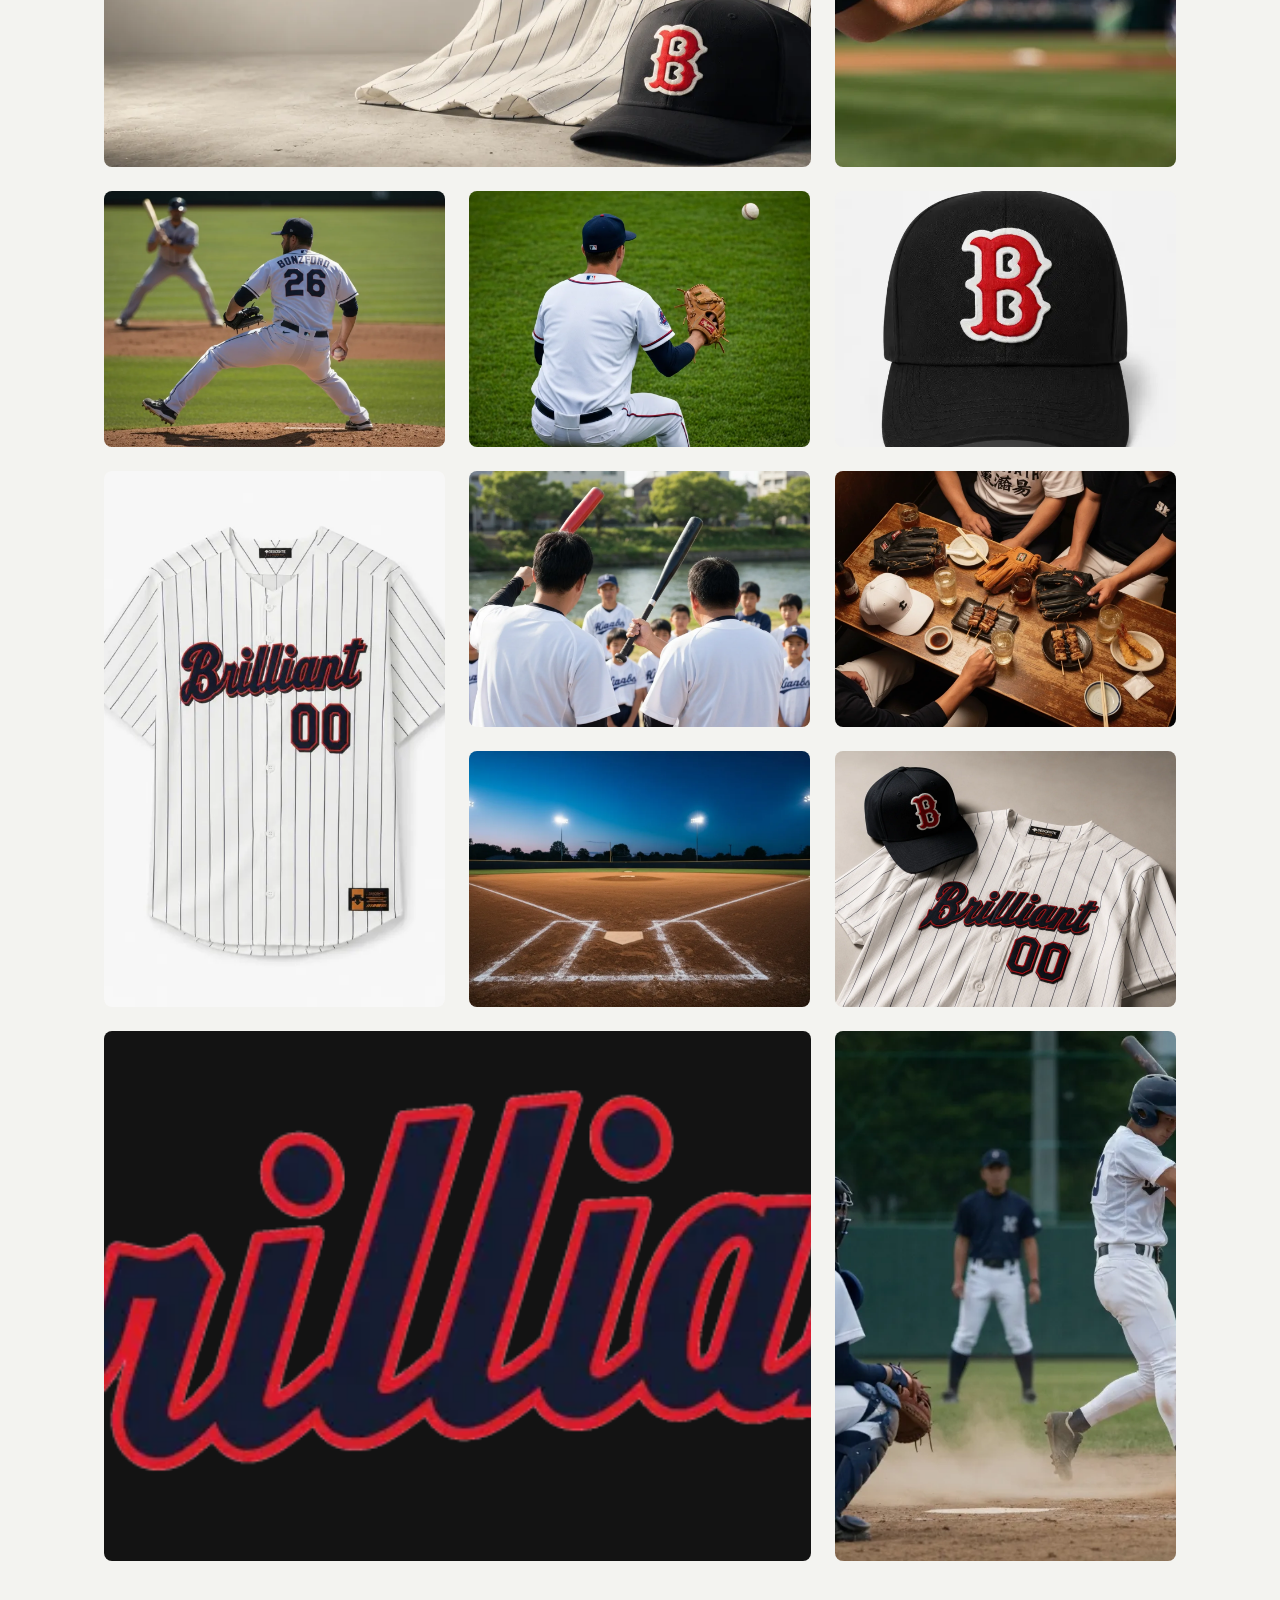
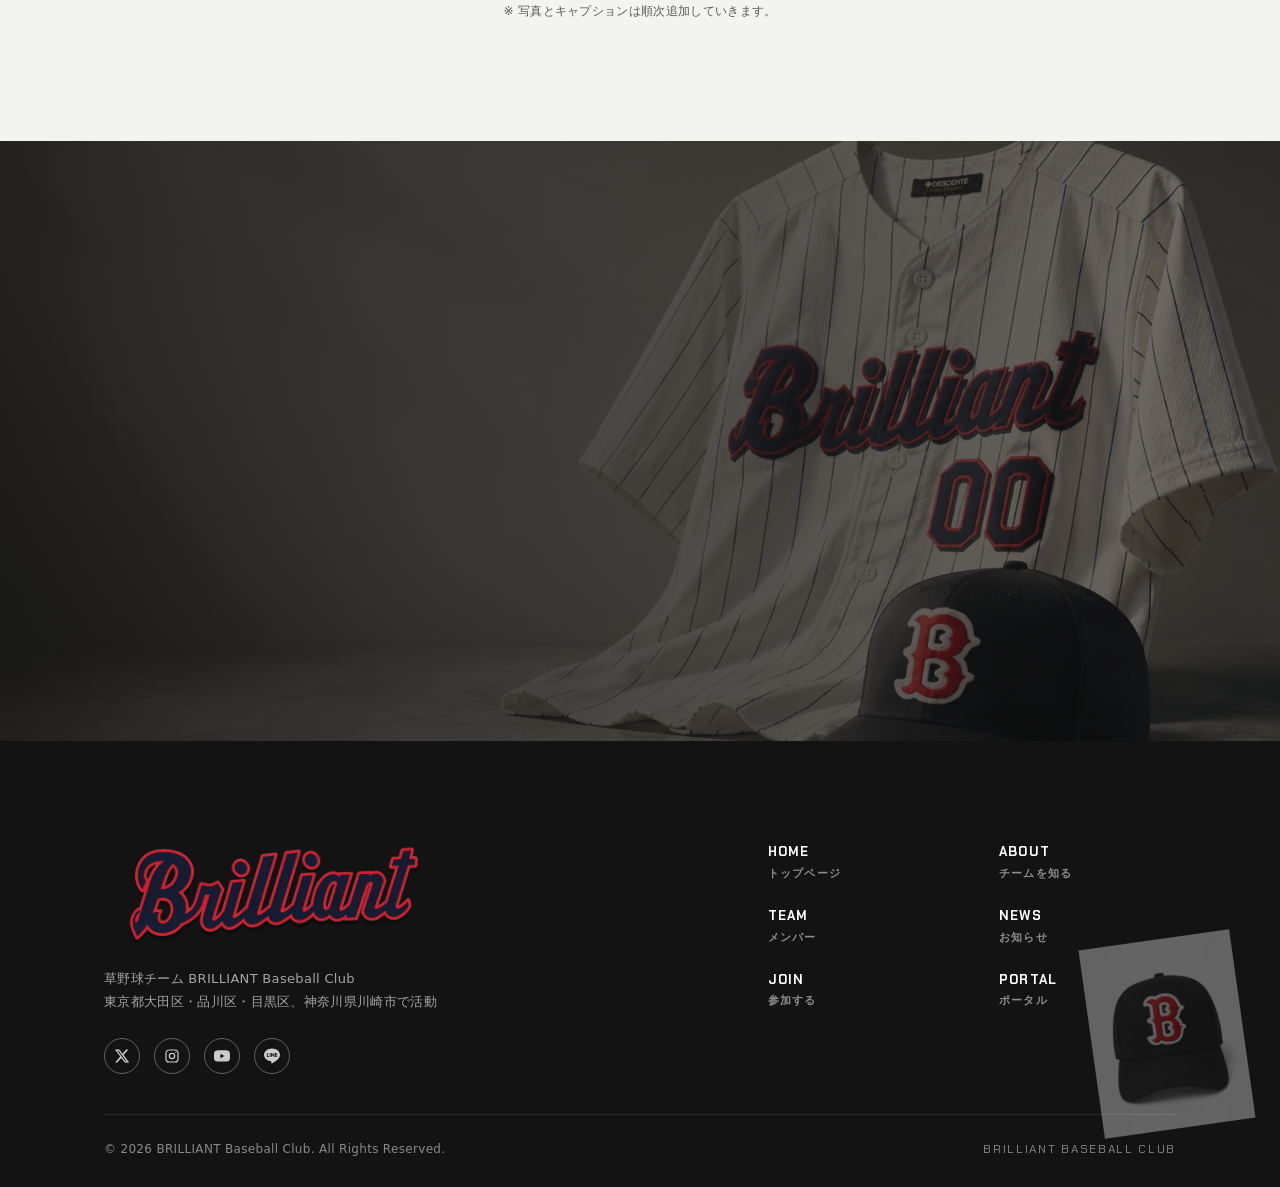
<file: gallery.html>
<!DOCTYPE html>
<html lang="ja">
<head>
<meta charset="UTF-8">
<meta name="viewport" content="width=device-width, initial-scale=1.0">
<title>UNIFORM | BRILLIANT ユニフォーム・キャップ</title>
<meta name="description" content="BRILLIANTのユニフォーム、キャップ、ロゴアイテムの紹介。">
<meta property="og:title" content="UNIFORM | BRILLIANT ユニフォーム・キャップ">
<meta property="og:description" content="BRILLIANTのユニフォーム、キャップ、ロゴアイテムの紹介。">
<meta property="og:image" content="https://328ry.github.io/brilliant-baseball-club/images/ogp.webp">
<meta property="og:type" content="website">
<meta property="og:url" content="https://328ry.github.io/brilliant-baseball-club/gallery.html">
<meta name="twitter:card" content="summary_large_image">
<meta name="twitter:image" content="https://328ry.github.io/brilliant-baseball-club/images/ogp.webp">
<link rel="icon" href="images/favicon-transparent-192.webp" type="image/webp">
<link rel="preconnect" href="https://fonts.googleapis.com">
<link rel="preconnect" href="https://fonts.gstatic.com" crossorigin>
<link rel="stylesheet" href="https://fonts.googleapis.com/css2?family=Anton&family=Chakra+Petch:wght@400;500;600;700&display=swap">
<link rel="stylesheet" href="style.css">
<link rel="canonical" href="https://328ry.github.io/brilliant-baseball-club/gallery.html">
<script type="application/ld+json">
{
  "@context": "https://schema.org",
  "@type": "SportsTeam",
  "name": "BRILLIANT",
  "alternateName": "BRILLIANT Baseball Club",
  "sport": "Baseball",
  "foundingDate": "2026-01",
  "areaServed": ["東京都大田区", "東京都品川区", "東京都目黒区", "神奈川県川崎市"]
}
</script>
</head>
<body>
<a class="skip-link" href="#main">メインコンテンツへスキップ</a>

<header class="site-header" data-header>
  <div class="site-header__inner">
    <a href="index.html" class="site-header__logo" aria-label="BRILLIANT ホームへ">
      <img class="site-header__logo-img" src="images/source_20260604_uniform_assets/brilliant-script-logo-transparent-720.webp" alt="BRILLIANT">
    </a>
    <nav class="site-nav" data-nav>
      <ul class="site-nav__list">
        <li><a href="index.html" class="site-nav__link"><span>TOP</span><small>トップページ</small></a></li>
        <li><a href="games.html" class="site-nav__link"><span>GAME</span><small>試合日程・結果</small></a></li>
        <li><a href="news.html" class="site-nav__link"><span>NEWS</span><small>お知らせ</small></a></li>
        <li><a href="about.html" class="site-nav__link"><span>ABOUT</span><small>チームを知る</small></a></li>
        <li><a href="team.html" class="site-nav__link"><span>TEAM</span><small>メンバー</small></a></li>
        <li><a href="gallery.html" class="site-nav__link is-current active"><span>UNIFORM</span><small>ユニフォーム</small></a></li>
        <li><a href="member.html" class="site-nav__link"><span>PORTAL</span><small>ポータル</small></a></li>
        <li class="site-nav__mobile-contact"><a href="join.html" class="site-nav__link site-nav__link--cta"><span>CONTACT</span><small>お問い合わせ</small></a></li>
      </ul>
    <div class="site-nav__socials" aria-label="SNSリンク">
      <a href="join.html#contact" aria-label="X"><svg viewBox="0 0 24 24" fill="currentColor" aria-hidden="true"><path d="M18.244 2.25h3.308l-7.227 8.26 8.502 11.24H16.17l-5.214-6.817L4.99 21.75H1.68l7.73-8.835L1.254 2.25H8.08l4.713 6.231zm-1.161 17.52h1.833L7.084 4.126H5.117z"/></svg></a>
      <a href="join.html#contact" aria-label="Instagram"><svg viewBox="0 0 24 24" fill="none" stroke="currentColor" stroke-width="1.8" stroke-linecap="round" stroke-linejoin="round" aria-hidden="true"><rect x="3" y="3" width="18" height="18" rx="5"/><circle cx="12" cy="12" r="4"/><circle cx="17.5" cy="6.5" r="0.9" fill="currentColor" stroke="none"/></svg></a>
      <a href="join.html#contact" aria-label="YouTube"><svg viewBox="0 0 24 24" fill="currentColor" aria-hidden="true"><path d="M23.5 6.2a3 3 0 0 0-2.1-2.1C19.5 3.5 12 3.5 12 3.5s-7.5 0-9.4.5A3 3 0 0 0 .5 6.2C0 8.1 0 12 0 12s0 3.9.5 5.8a3 3 0 0 0 2.1 2.1c1.9.5 9.4.5 9.4.5s7.5 0 9.4-.5a3 3 0 0 0 2.1-2.1C24 15.9 24 12 24 12s0-3.9-.5-5.8zM9.6 15.5V8.5L15.7 12 9.6 15.5z"/></svg></a>
      <a href="join.html#contact" aria-label="LINE"><svg viewBox="0 0 24 24" fill="currentColor" aria-hidden="true"><path d="M19.37 9.86c.35 0 .63.29.63.63s-.28.63-.63.63h-1.76v1.13h1.76c.35 0 .63.28.63.63 0 .35-.28.63-.63.63h-2.39c-.35 0-.63-.28-.63-.63V8.11c0-.35.28-.63.63-.63h2.39c.35 0 .63.28.63.63 0 .35-.28.63-.63.63h-1.76v1.13h1.76zm-3.86 3.02c0 .27-.17.51-.43.6-.06.02-.13.03-.2.03-.21 0-.39-.09-.51-.25l-2.44-3.32v2.94c0 .35-.28.63-.63.63s-.63-.28-.63-.63V8.11c0-.27.17-.51.43-.6.06-.02.14-.03.2-.03.2 0 .38.1.5.25l2.46 3.33V8.11c0-.35.28-.63.63-.63s.63.28.63.63v4.77zm-5.74 0c0 .35-.28.63-.63.63s-.63-.28-.63-.63V8.11c0-.35.28-.63.63-.63s.63.28.63.63v4.77zm-2.47.63H4.92c-.35 0-.63-.28-.63-.63V8.11c0-.35.28-.63.63-.63s.63.28.63.63v4.14h1.75c.35 0 .63.28.63.63s-.28.63-.63.63M24 10.31C24 4.94 18.62.57 12 .57S0 4.94 0 10.31c0 4.81 4.27 8.84 10.04 9.61.39.08.92.26 1.06.59.12.3.08.77.04 1.08l-.16 1.02c-.05.3-.24 1.19 1.05.65 1.29-.54 6.92-4.08 9.44-6.98C23.18 14.39 24 12.46 24 10.31"/></svg></a>
    </div>
    </nav>
    <div class="site-header__socials" aria-label="SNSリンク">
      <a href="join.html#contact" aria-label="X"><svg viewBox="0 0 24 24" fill="currentColor" aria-hidden="true"><path d="M18.244 2.25h3.308l-7.227 8.26 8.502 11.24H16.17l-5.214-6.817L4.99 21.75H1.68l7.73-8.835L1.254 2.25H8.08l4.713 6.231zm-1.161 17.52h1.833L7.084 4.126H5.117z"/></svg></a>
      <a href="join.html#contact" aria-label="Instagram"><svg viewBox="0 0 24 24" fill="none" stroke="currentColor" stroke-width="1.8" stroke-linecap="round" stroke-linejoin="round" aria-hidden="true"><rect x="3" y="3" width="18" height="18" rx="5"/><circle cx="12" cy="12" r="4"/><circle cx="17.5" cy="6.5" r="0.9" fill="currentColor" stroke="none"/></svg></a>
      <a href="join.html#contact" aria-label="YouTube"><svg viewBox="0 0 24 24" fill="currentColor" aria-hidden="true"><path d="M23.5 6.2a3 3 0 0 0-2.1-2.1C19.5 3.5 12 3.5 12 3.5s-7.5 0-9.4.5A3 3 0 0 0 .5 6.2C0 8.1 0 12 0 12s0 3.9.5 5.8a3 3 0 0 0 2.1 2.1c1.9.5 9.4.5 9.4.5s7.5 0 9.4-.5a3 3 0 0 0 2.1-2.1C24 15.9 24 12 24 12s0-3.9-.5-5.8zM9.6 15.5V8.5L15.7 12 9.6 15.5z"/></svg></a>
      <a href="join.html#contact" aria-label="LINE"><svg viewBox="0 0 24 24" fill="currentColor" aria-hidden="true"><path d="M19.37 9.86c.35 0 .63.29.63.63s-.28.63-.63.63h-1.76v1.13h1.76c.35 0 .63.28.63.63 0 .35-.28.63-.63.63h-2.39c-.35 0-.63-.28-.63-.63V8.11c0-.35.28-.63.63-.63h2.39c.35 0 .63.28.63.63 0 .35-.28.63-.63.63h-1.76v1.13h1.76zm-3.86 3.02c0 .27-.17.51-.43.6-.06.02-.13.03-.2.03-.21 0-.39-.09-.51-.25l-2.44-3.32v2.94c0 .35-.28.63-.63.63s-.63-.28-.63-.63V8.11c0-.27.17-.51.43-.6.06-.02.14-.03.2-.03.2 0 .38.1.5.25l2.46 3.33V8.11c0-.35.28-.63.63-.63s.63.28.63.63v4.77zm-5.74 0c0 .35-.28.63-.63.63s-.63-.28-.63-.63V8.11c0-.35.28-.63.63-.63s.63.28.63.63v4.77zm-2.47.63H4.92c-.35 0-.63-.28-.63-.63V8.11c0-.35.28-.63.63-.63s.63.28.63.63v4.14h1.75c.35 0 .63.28.63.63s-.28.63-.63.63M24 10.31C24 4.94 18.62.57 12 .57S0 4.94 0 10.31c0 4.81 4.27 8.84 10.04 9.61.39.08.92.26 1.06.59.12.3.08.77.04 1.08l-.16 1.02c-.05.3-.24 1.19 1.05.65 1.29-.54 6.92-4.08 9.44-6.98C23.18 14.39 24 12.46 24 10.31"/></svg></a>
    </div>
    <a class="site-header__contact" href="join.html">contact</a>
    <button class="nav-toggle" data-nav-toggle aria-label="メニューを開く" aria-expanded="false">
      <span></span><span></span><span></span>
    </button>
  </div>
</header>

<a class="av-ticket" href="member.html">
  <span>member portal</span>
  <b>集合・出欠を確認</b>
</a>

<main id="main" class="av-subpage av-subpage--gallery">

<section class="page-hero">
  <div class="page-hero__media">
    <img src="images/hero-gallery.webp" alt="">
  </div>
  <div class="page-hero__inner">
    <p class="page-hero__eyebrow">PHOTO ARCHIVE</p>
    <h1 class="page-hero__title">uniform</h1>
    <p class="page-hero__lead">BRILLIANTのユニフォームとチームギアを紹介します。<br>試合・練習の写真は順次追加していきます。</p>
  </div>
</section>

<!-- TAB FILTER -->
<section class="gallery-filter js-fadeup fade-in">
  <div class="container">
    <ul class="filter-tabs" data-gallery-tabs>
      <li><button class="filter-tabs__btn is-active" data-filter="all">ALL</button></li>
      <li><button class="filter-tabs__btn" data-filter="match">MATCH</button></li>
      <li><button class="filter-tabs__btn" data-filter="practice">PRACTICE</button></li>
      <li><button class="filter-tabs__btn" data-filter="off">OFF SHOT</button></li>
      <li><button class="filter-tabs__btn" data-filter="team">TEAM</button></li>
    </ul>
  </div>
</section>

<!-- GALLERY GRID -->
<section class="gallery js-fadeup fade-in">
  <div class="container">
    <ul class="gallery-grid" data-gallery-grid>
      <li class="gallery-item gallery-item--wide" data-cat="off">
        <figure>
          <img src="images/hero-home.webp" alt="BRILLIANTのユニフォームとキャップ">
          <figcaption><span>TEAM GEAR</span>BRILLIANT ユニフォームセット</figcaption>
        </figure>
      </li>
      <li class="gallery-item" data-cat="match">
        <figure>
          <img src="images/pickup-1.webp" alt="打席に立つ選手">
          <figcaption><span>MATCH</span>試合イメージ / 打席</figcaption>
        </figure>
      </li>
      <li class="gallery-item" data-cat="match">
        <figure>
          <img src="images/pickup-2.webp" alt="ピッチング動作">
          <figcaption><span>MATCH</span>試合イメージ / ピッチング</figcaption>
        </figure>
      </li>
      <li class="gallery-item" data-cat="practice">
        <figure>
          <img src="images/pickup-3.webp" alt="守備練習">
          <figcaption><span>PRACTICE</span>練習イメージ / 守備</figcaption>
        </figure>
      </li>
      <li class="gallery-item" data-cat="practice">
        <figure>
          <img src="images/source_20260604_uniform_assets/cap-front-lite.webp" alt="BRILLIANTの黒いキャップ">
          <figcaption><span>TEAM GEAR</span>黒キャップ / Bマーク</figcaption>
        </figure>
      </li>
      <li class="gallery-item gallery-item--tall" data-cat="off">
        <figure>
          <img src="images/source_20260604_uniform_assets/uniform-front-lite.webp" alt="BRILLIANTのピンストライプユニフォーム正面">
          <figcaption><span>TEAM GEAR</span>ピンストライプユニフォーム</figcaption>
        </figure>
      </li>
      <li class="gallery-item" data-cat="team">
        <figure>
          <img src="images/culture-2.webp" alt="チーム活動イメージ">
          <figcaption><span>TEAM</span>チーム活動イメージ</figcaption>
        </figure>
      </li>
      <li class="gallery-item" data-cat="off">
        <figure>
          <img src="images/culture-3.webp" alt="チームのオフショット">
          <figcaption><span>OFF SHOT</span>活動後のオフショット</figcaption>
        </figure>
      </li>
      <li class="gallery-item" data-cat="match">
        <figure>
          <img src="images/next-match-bg.webp" alt="ナイター球場">
          <figcaption><span>MATCH</span>試合イメージ / ナイター</figcaption>
        </figure>
      </li>
      <li class="gallery-item gallery-item--wide" data-cat="off">
        <figure>
          <img src="images/source_20260604_uniform_assets/brilliant-script-logo-transparent-720.webp" alt="BRILLIANTのスクリプトロゴ">
          <figcaption><span>TEAM LOGO</span>胸ロゴ / ネイビー×レッド</figcaption>
        </figure>
      </li>
      <li class="gallery-item" data-cat="practice">
        <figure>
          <img src="images/hero-join.webp" alt="BRILLIANTのユニフォームとキャップの近景">
          <figcaption><span>TEAM GEAR</span>試合前に揃える一式</figcaption>
        </figure>
      </li>
      <li class="gallery-item" data-cat="match">
        <figure>
          <img src="images/hero-games.webp" alt="フィールドでの試合イメージ">
          <figcaption><span>MATCH</span>試合イメージ / フィールド</figcaption>
        </figure>
      </li>
    </ul>
    <p class="gallery-note">※ 写真とキャプションは順次追加していきます。</p>
  </div>
</section>

<!-- CTA -->
<section class="cta-band js-fadeup fade-in">
  <div class="container">
    <div class="cta-band__inner">
      <div>
        <p class="cta-band__eyebrow">JOIN BRILLIANT</p>
        <h2 class="cta-band__title">この景色の中に、<br>あなたも加わりませんか。</h2>
        <p class="cta-band__text">見学・体験参加の条件は調整中です。募集情報がまとまり次第、募集ページへ反映します。</p>
      </div>
      <div class="cta-band__action">
        <a href="join.html" class="btn btn--accent">募集を見る</a>
      </div>
    </div>
  </div>
</section>

</main>

<footer class="site-footer">
  <div class="container">
    <div class="site-footer__top">
      <div class="site-footer__brand">
        <a href="index.html" class="site-footer__logo site-footer__logo--image" aria-label="BRILLIANT ホームへ"><img src="images/source_20260604_uniform_assets/brilliant-script-logo-transparent-720.webp" alt="BRILLIANT"></a>
        <p class="site-footer__addr">草野球チーム BRILLIANT Baseball Club<br>東京都大田区・品川区・目黒区、神奈川県川崎市で活動</p>
        <ul class="site-footer__socials" aria-label="SNSリンク">
          <li><a href="join.html#contact" aria-label="X"><svg viewBox="0 0 24 24" fill="currentColor" aria-hidden="true"><path d="M18.244 2.25h3.308l-7.227 8.26 8.502 11.24H16.17l-5.214-6.817L4.99 21.75H1.68l7.73-8.835L1.254 2.25H8.08l4.713 6.231zm-1.161 17.52h1.833L7.084 4.126H5.117z"/></svg></a></li>
          <li><a href="join.html#contact" aria-label="Instagram"><svg viewBox="0 0 24 24" fill="none" stroke="currentColor" stroke-width="1.8" stroke-linecap="round" stroke-linejoin="round" aria-hidden="true"><rect x="3" y="3" width="18" height="18" rx="5"/><circle cx="12" cy="12" r="4"/><circle cx="17.5" cy="6.5" r="0.9" fill="currentColor" stroke="none"/></svg></a></li>
          <li><a href="join.html#contact" aria-label="YouTube"><svg viewBox="0 0 24 24" fill="currentColor" aria-hidden="true"><path d="M23.5 6.2a3 3 0 0 0-2.1-2.1C19.5 3.5 12 3.5 12 3.5s-7.5 0-9.4.5A3 3 0 0 0 .5 6.2C0 8.1 0 12 0 12s0 3.9.5 5.8a3 3 0 0 0 2.1 2.1c1.9.5 9.4.5 9.4.5s7.5 0 9.4-.5a3 3 0 0 0 2.1-2.1C24 15.9 24 12 24 12s0-3.9-.5-5.8zM9.6 15.5V8.5L15.7 12 9.6 15.5z"/></svg></a></li>
          <li><a href="join.html#contact" aria-label="LINE"><svg viewBox="0 0 24 24" fill="currentColor" aria-hidden="true"><path d="M19.37 9.86c.35 0 .63.29.63.63s-.28.63-.63.63h-1.76v1.13h1.76c.35 0 .63.28.63.63 0 .35-.28.63-.63.63h-2.39c-.35 0-.63-.28-.63-.63V8.11c0-.35.28-.63.63-.63h2.39c.35 0 .63.28.63.63 0 .35-.28.63-.63.63h-1.76v1.13h1.76zm-3.86 3.02c0 .27-.17.51-.43.6-.06.02-.13.03-.2.03-.21 0-.39-.09-.51-.25l-2.44-3.32v2.94c0 .35-.28.63-.63.63s-.63-.28-.63-.63V8.11c0-.27.17-.51.43-.6.06-.02.14-.03.2-.03.2 0 .38.1.5.25l2.46 3.33V8.11c0-.35.28-.63.63-.63s.63.28.63.63v4.77zm-5.74 0c0 .35-.28.63-.63.63s-.63-.28-.63-.63V8.11c0-.35.28-.63.63-.63s.63.28.63.63v4.77zm-2.47.63H4.92c-.35 0-.63-.28-.63-.63V8.11c0-.35.28-.63.63-.63s.63.28.63.63v4.14h1.75c.35 0 .63.28.63.63s-.28.63-.63.63M24 10.31C24 4.94 18.62.57 12 .57S0 4.94 0 10.31c0 4.81 4.27 8.84 10.04 9.61.39.08.92.26 1.06.59.12.3.08.77.04 1.08l-.16 1.02c-.05.3-.24 1.19 1.05.65 1.29-.54 6.92-4.08 9.44-6.98C23.18 14.39 24 12.46 24 10.31"/></svg></a></li>
        </ul>
      </div>
      <nav class="site-footer__nav" aria-label="フッターナビゲーション">
        <ul>
          <li><a href="index.html"><span>HOME</span><small>トップページ</small></a></li>
          <li><a href="about.html"><span>ABOUT</span><small>チームを知る</small></a></li>
          <li><a href="team.html"><span>TEAM</span><small>メンバー</small></a></li>
          <li><a href="news.html"><span>NEWS</span><small>お知らせ</small></a></li>
          <li><a href="join.html"><span>JOIN</span><small>参加する</small></a></li>
          <li><a href="member.html"><span>PORTAL</span><small>ポータル</small></a></li>
        </ul>
      </nav>
    </div>
    <div class="site-footer__bottom">
      <p>&copy; 2026 BRILLIANT Baseball Club. All Rights Reserved.</p>
      <p class="site-footer__est">BRILLIANT BASEBALL CLUB</p>
    </div>
  </div>
</footer>
<script src="common.js" defer></script>
</body>
</html>
</file>
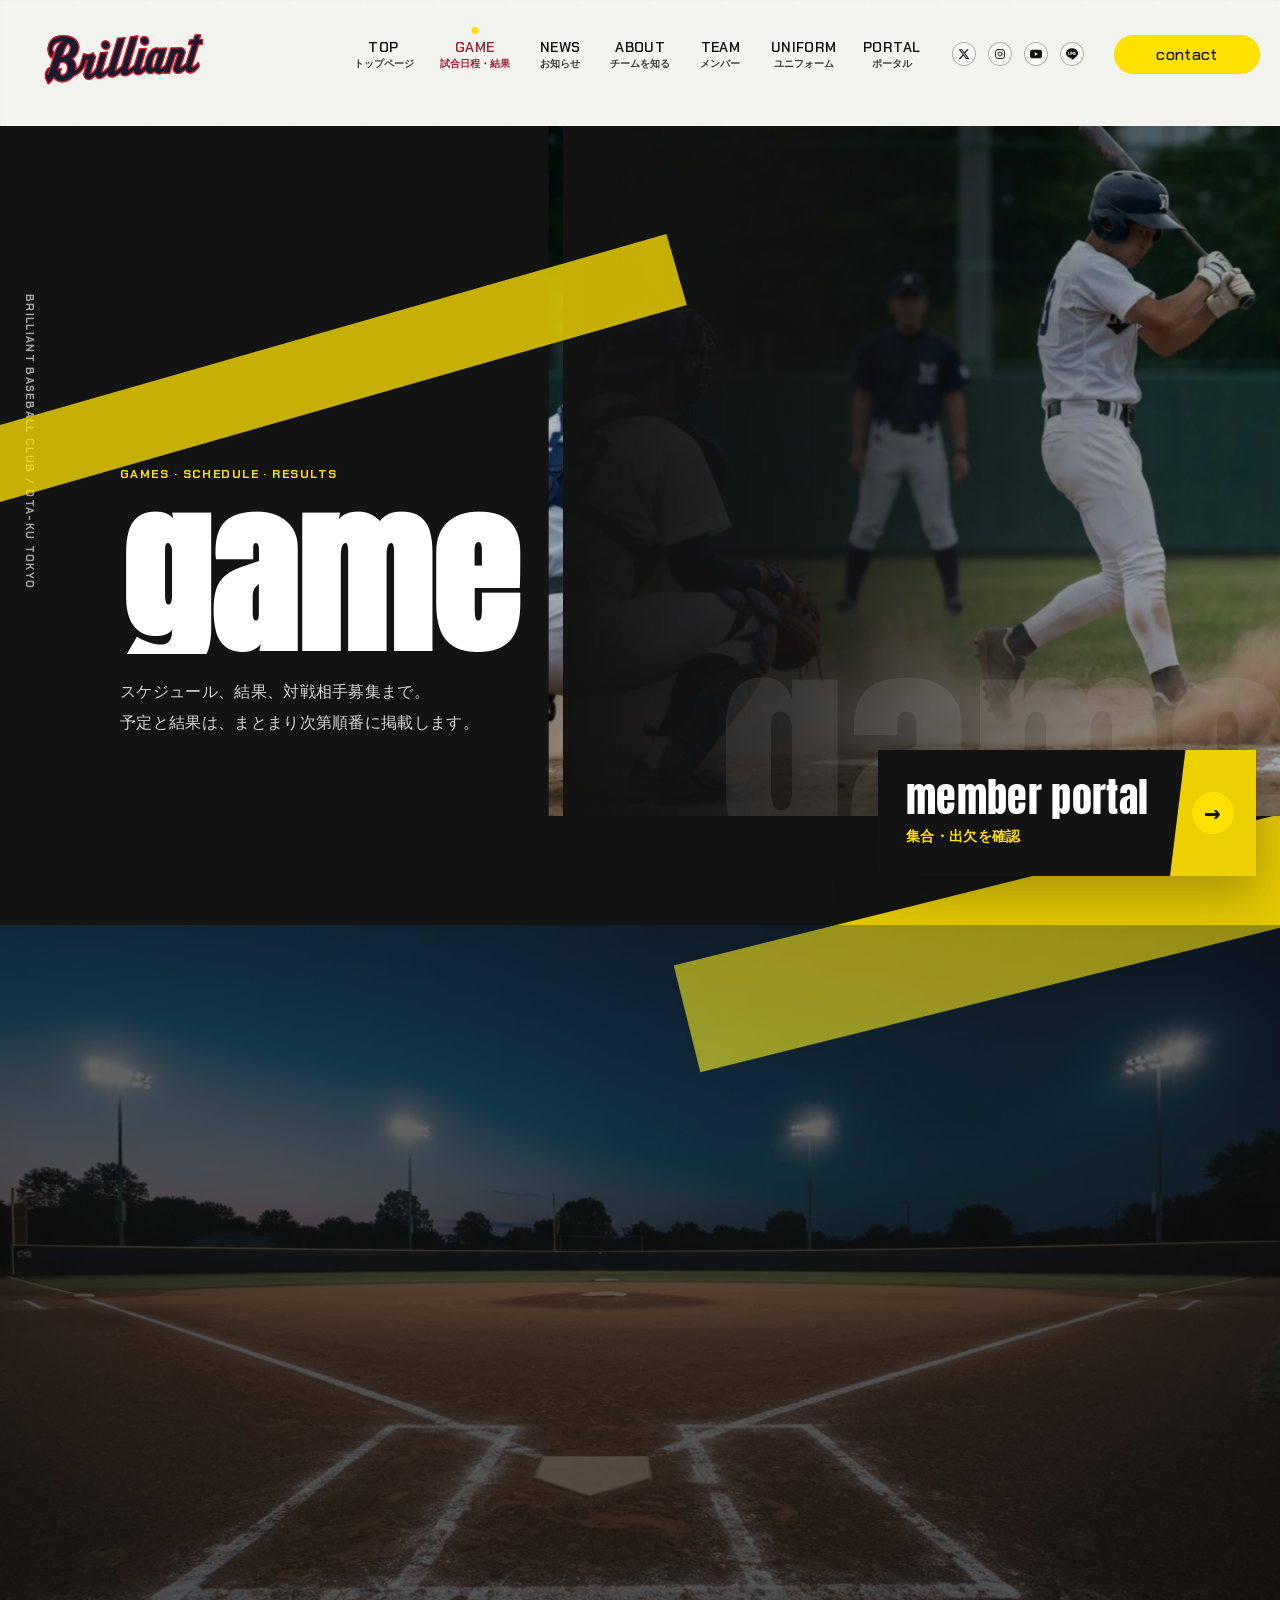
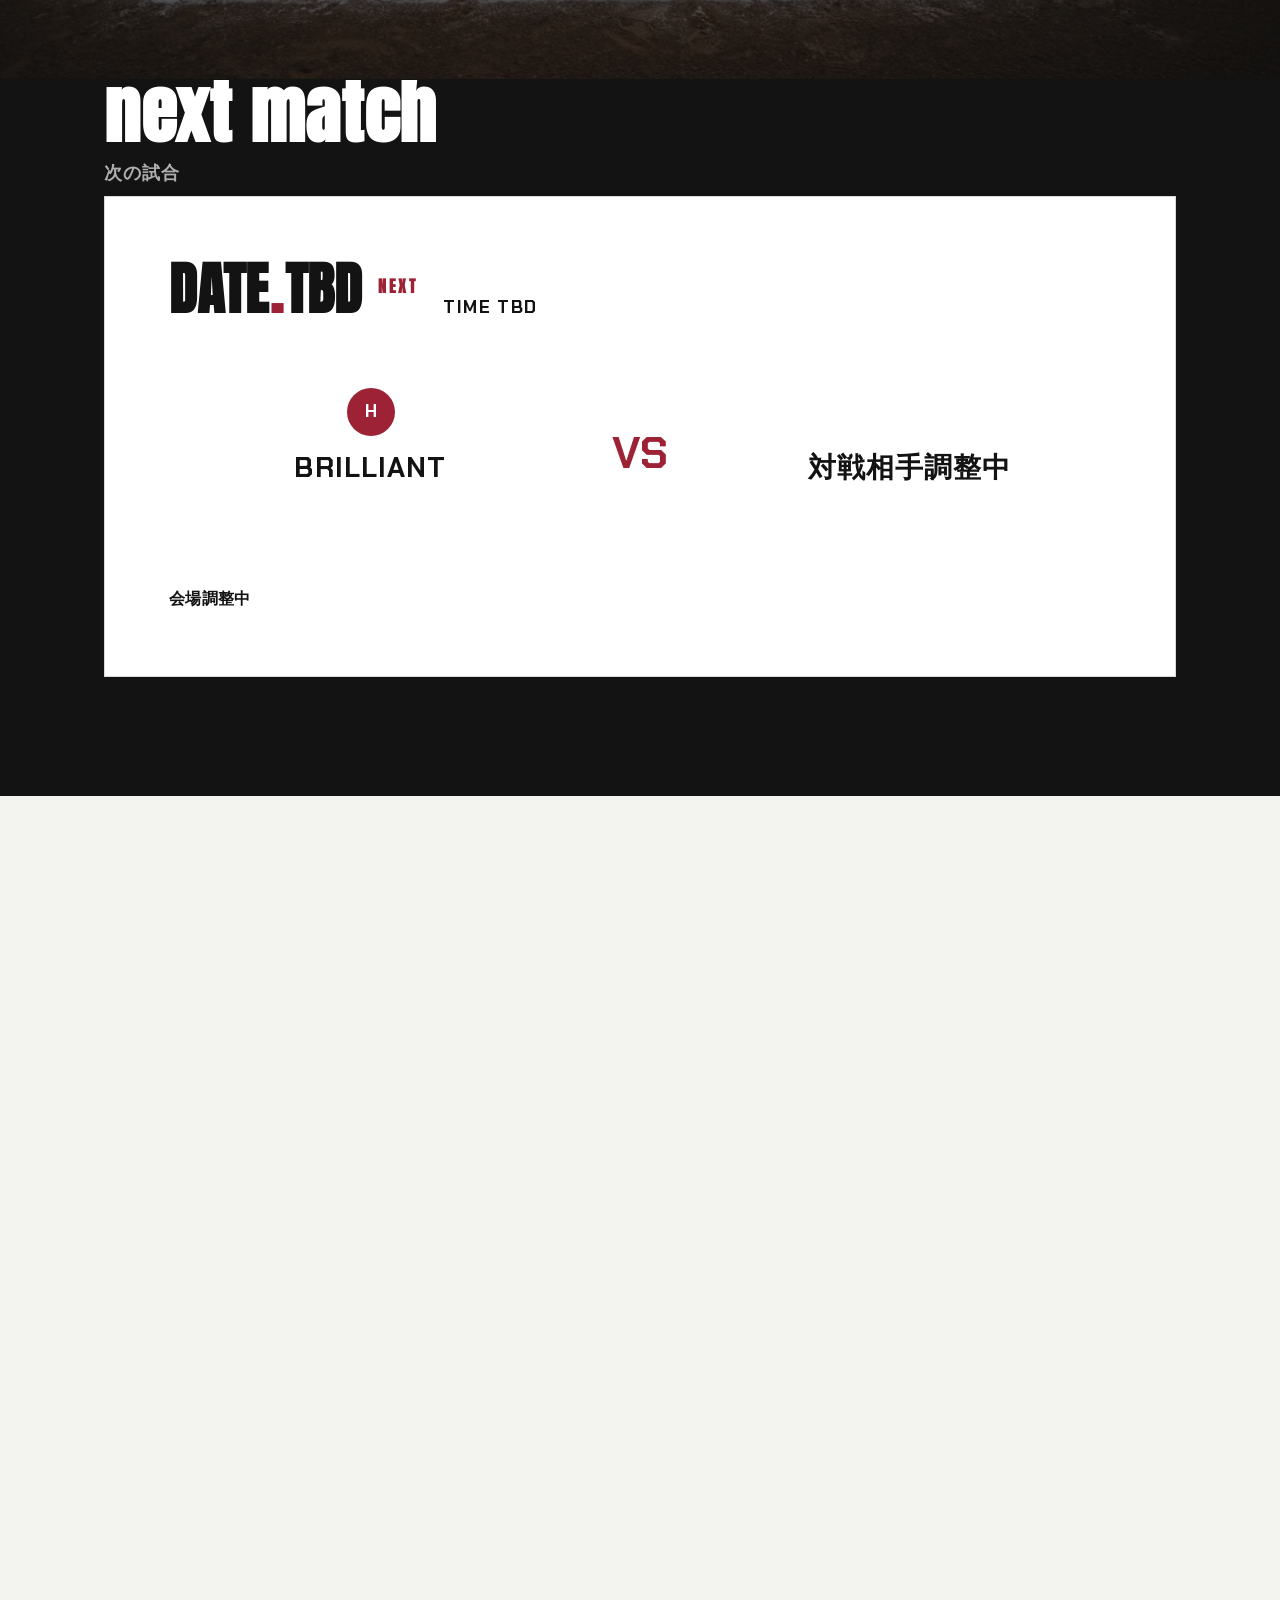
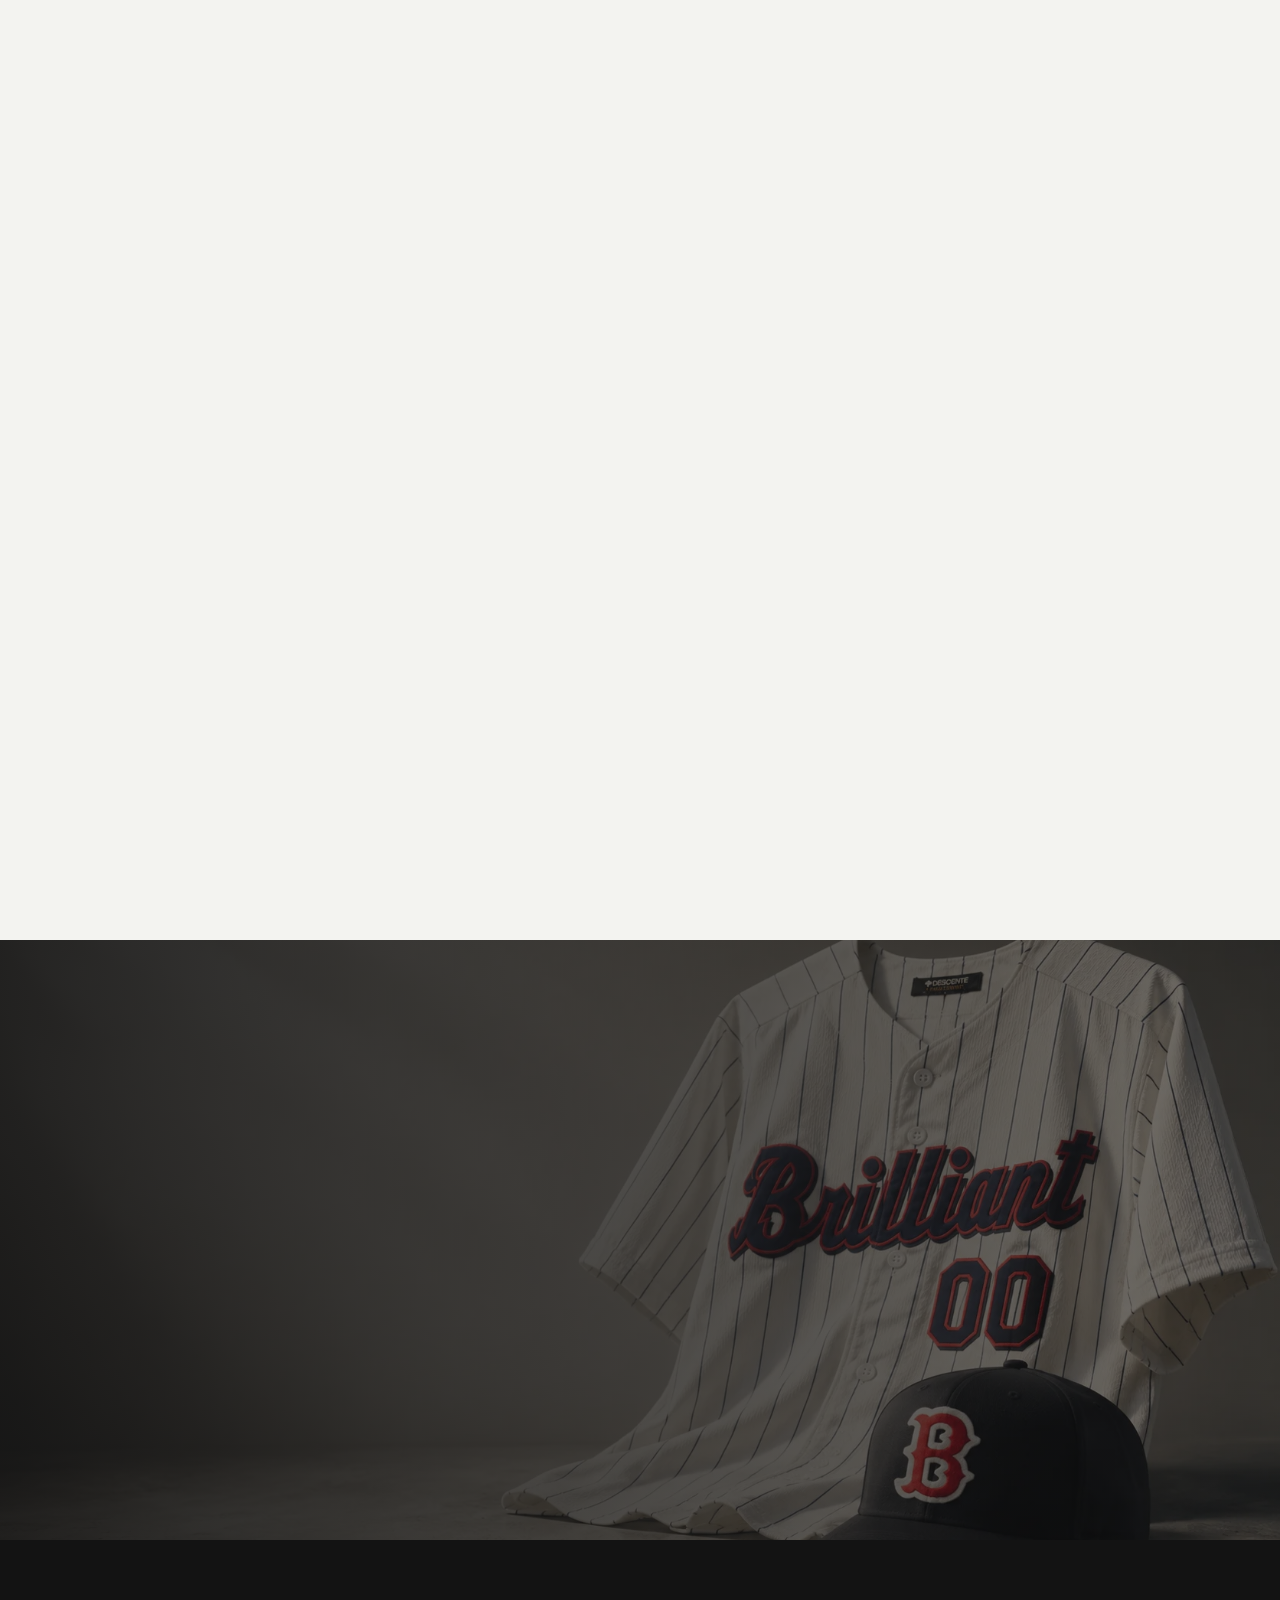
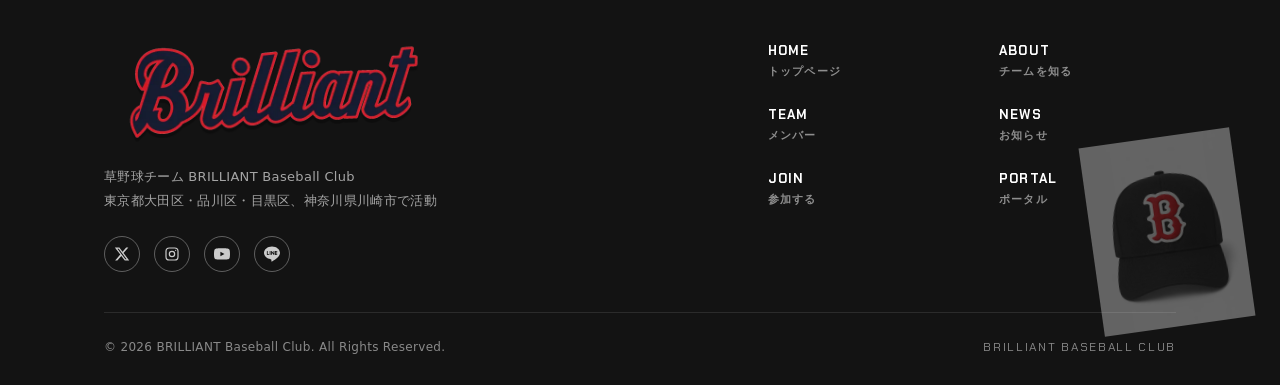
<file: games.html>
<!DOCTYPE html>
<html lang="ja">
<head>
<meta charset="UTF-8">
<meta name="viewport" content="width=device-width, initial-scale=1.0">
<title>GAMES | BRILLIANT 試合情報・スケジュール・成績</title>
<meta name="description" content="BRILLIANTの試合スケジュール・対戦相手募集情報。試合結果や成績は順次掲載します。">
<meta property="og:title" content="GAMES | BRILLIANT 試合情報">
<meta property="og:description" content="BRILLIANTの試合スケジュール・対戦相手募集情報。">
<meta property="og:image" content="https://328ry.github.io/brilliant-baseball-club/images/ogp.webp">
<meta property="og:type" content="website">
<meta property="og:url" content="https://328ry.github.io/brilliant-baseball-club/games.html">
<meta name="twitter:card" content="summary_large_image">
<meta name="twitter:image" content="https://328ry.github.io/brilliant-baseball-club/images/ogp.webp">
<link rel="icon" href="images/favicon-transparent-192.webp" type="image/webp">
<link rel="preconnect" href="https://fonts.googleapis.com">
<link rel="preconnect" href="https://fonts.gstatic.com" crossorigin>
<link rel="stylesheet" href="https://fonts.googleapis.com/css2?family=Anton&family=Chakra+Petch:wght@400;500;600;700&display=swap">
<link rel="stylesheet" href="style.css">
<link rel="canonical" href="https://328ry.github.io/brilliant-baseball-club/games.html">
<script type="application/ld+json">
{
  "@context": "https://schema.org",
  "@type": "SportsTeam",
  "name": "BRILLIANT",
  "alternateName": "BRILLIANT Baseball Club",
  "sport": "Baseball",
  "foundingDate": "2026-01",
  "areaServed": ["東京都大田区", "東京都品川区", "東京都目黒区", "神奈川県川崎市"]
}
</script>
</head>
<body>
<a class="skip-link" href="#main">メインコンテンツへスキップ</a>

<header class="site-header" data-header>
  <div class="site-header__inner">
    <a href="index.html" class="site-header__logo" aria-label="BRILLIANT ホームへ">
      <img class="site-header__logo-img" src="images/source_20260604_uniform_assets/brilliant-script-logo-transparent-720.webp" alt="BRILLIANT">
    </a>
    <nav class="site-nav" data-nav>
      <ul class="site-nav__list">
        <li><a href="index.html" class="site-nav__link"><span>TOP</span><small>トップページ</small></a></li>
        <li><a href="games.html" class="site-nav__link is-current active"><span>GAME</span><small>試合日程・結果</small></a></li>
        <li><a href="news.html" class="site-nav__link"><span>NEWS</span><small>お知らせ</small></a></li>
        <li><a href="about.html" class="site-nav__link"><span>ABOUT</span><small>チームを知る</small></a></li>
        <li><a href="team.html" class="site-nav__link"><span>TEAM</span><small>メンバー</small></a></li>
        <li><a href="gallery.html" class="site-nav__link"><span>UNIFORM</span><small>ユニフォーム</small></a></li>
        <li><a href="member.html" class="site-nav__link"><span>PORTAL</span><small>ポータル</small></a></li>
        <li class="site-nav__mobile-contact"><a href="join.html" class="site-nav__link site-nav__link--cta"><span>CONTACT</span><small>お問い合わせ</small></a></li>
      </ul>
    <div class="site-nav__socials" aria-label="SNSリンク">
      <a href="join.html#contact" aria-label="X"><svg viewBox="0 0 24 24" fill="currentColor" aria-hidden="true"><path d="M18.244 2.25h3.308l-7.227 8.26 8.502 11.24H16.17l-5.214-6.817L4.99 21.75H1.68l7.73-8.835L1.254 2.25H8.08l4.713 6.231zm-1.161 17.52h1.833L7.084 4.126H5.117z"/></svg></a>
      <a href="join.html#contact" aria-label="Instagram"><svg viewBox="0 0 24 24" fill="none" stroke="currentColor" stroke-width="1.8" stroke-linecap="round" stroke-linejoin="round" aria-hidden="true"><rect x="3" y="3" width="18" height="18" rx="5"/><circle cx="12" cy="12" r="4"/><circle cx="17.5" cy="6.5" r="0.9" fill="currentColor" stroke="none"/></svg></a>
      <a href="join.html#contact" aria-label="YouTube"><svg viewBox="0 0 24 24" fill="currentColor" aria-hidden="true"><path d="M23.5 6.2a3 3 0 0 0-2.1-2.1C19.5 3.5 12 3.5 12 3.5s-7.5 0-9.4.5A3 3 0 0 0 .5 6.2C0 8.1 0 12 0 12s0 3.9.5 5.8a3 3 0 0 0 2.1 2.1c1.9.5 9.4.5 9.4.5s7.5 0 9.4-.5a3 3 0 0 0 2.1-2.1C24 15.9 24 12 24 12s0-3.9-.5-5.8zM9.6 15.5V8.5L15.7 12 9.6 15.5z"/></svg></a>
      <a href="join.html#contact" aria-label="LINE"><svg viewBox="0 0 24 24" fill="currentColor" aria-hidden="true"><path d="M19.37 9.86c.35 0 .63.29.63.63s-.28.63-.63.63h-1.76v1.13h1.76c.35 0 .63.28.63.63 0 .35-.28.63-.63.63h-2.39c-.35 0-.63-.28-.63-.63V8.11c0-.35.28-.63.63-.63h2.39c.35 0 .63.28.63.63 0 .35-.28.63-.63.63h-1.76v1.13h1.76zm-3.86 3.02c0 .27-.17.51-.43.6-.06.02-.13.03-.2.03-.21 0-.39-.09-.51-.25l-2.44-3.32v2.94c0 .35-.28.63-.63.63s-.63-.28-.63-.63V8.11c0-.27.17-.51.43-.6.06-.02.14-.03.2-.03.2 0 .38.1.5.25l2.46 3.33V8.11c0-.35.28-.63.63-.63s.63.28.63.63v4.77zm-5.74 0c0 .35-.28.63-.63.63s-.63-.28-.63-.63V8.11c0-.35.28-.63.63-.63s.63.28.63.63v4.77zm-2.47.63H4.92c-.35 0-.63-.28-.63-.63V8.11c0-.35.28-.63.63-.63s.63.28.63.63v4.14h1.75c.35 0 .63.28.63.63s-.28.63-.63.63M24 10.31C24 4.94 18.62.57 12 .57S0 4.94 0 10.31c0 4.81 4.27 8.84 10.04 9.61.39.08.92.26 1.06.59.12.3.08.77.04 1.08l-.16 1.02c-.05.3-.24 1.19 1.05.65 1.29-.54 6.92-4.08 9.44-6.98C23.18 14.39 24 12.46 24 10.31"/></svg></a>
    </div>
    </nav>
    <div class="site-header__socials" aria-label="SNSリンク">
      <a href="join.html#contact" aria-label="X"><svg viewBox="0 0 24 24" fill="currentColor" aria-hidden="true"><path d="M18.244 2.25h3.308l-7.227 8.26 8.502 11.24H16.17l-5.214-6.817L4.99 21.75H1.68l7.73-8.835L1.254 2.25H8.08l4.713 6.231zm-1.161 17.52h1.833L7.084 4.126H5.117z"/></svg></a>
      <a href="join.html#contact" aria-label="Instagram"><svg viewBox="0 0 24 24" fill="none" stroke="currentColor" stroke-width="1.8" stroke-linecap="round" stroke-linejoin="round" aria-hidden="true"><rect x="3" y="3" width="18" height="18" rx="5"/><circle cx="12" cy="12" r="4"/><circle cx="17.5" cy="6.5" r="0.9" fill="currentColor" stroke="none"/></svg></a>
      <a href="join.html#contact" aria-label="YouTube"><svg viewBox="0 0 24 24" fill="currentColor" aria-hidden="true"><path d="M23.5 6.2a3 3 0 0 0-2.1-2.1C19.5 3.5 12 3.5 12 3.5s-7.5 0-9.4.5A3 3 0 0 0 .5 6.2C0 8.1 0 12 0 12s0 3.9.5 5.8a3 3 0 0 0 2.1 2.1c1.9.5 9.4.5 9.4.5s7.5 0 9.4-.5a3 3 0 0 0 2.1-2.1C24 15.9 24 12 24 12s0-3.9-.5-5.8zM9.6 15.5V8.5L15.7 12 9.6 15.5z"/></svg></a>
      <a href="join.html#contact" aria-label="LINE"><svg viewBox="0 0 24 24" fill="currentColor" aria-hidden="true"><path d="M19.37 9.86c.35 0 .63.29.63.63s-.28.63-.63.63h-1.76v1.13h1.76c.35 0 .63.28.63.63 0 .35-.28.63-.63.63h-2.39c-.35 0-.63-.28-.63-.63V8.11c0-.35.28-.63.63-.63h2.39c.35 0 .63.28.63.63 0 .35-.28.63-.63.63h-1.76v1.13h1.76zm-3.86 3.02c0 .27-.17.51-.43.6-.06.02-.13.03-.2.03-.21 0-.39-.09-.51-.25l-2.44-3.32v2.94c0 .35-.28.63-.63.63s-.63-.28-.63-.63V8.11c0-.27.17-.51.43-.6.06-.02.14-.03.2-.03.2 0 .38.1.5.25l2.46 3.33V8.11c0-.35.28-.63.63-.63s.63.28.63.63v4.77zm-5.74 0c0 .35-.28.63-.63.63s-.63-.28-.63-.63V8.11c0-.35.28-.63.63-.63s.63.28.63.63v4.77zm-2.47.63H4.92c-.35 0-.63-.28-.63-.63V8.11c0-.35.28-.63.63-.63s.63.28.63.63v4.14h1.75c.35 0 .63.28.63.63s-.28.63-.63.63M24 10.31C24 4.94 18.62.57 12 .57S0 4.94 0 10.31c0 4.81 4.27 8.84 10.04 9.61.39.08.92.26 1.06.59.12.3.08.77.04 1.08l-.16 1.02c-.05.3-.24 1.19 1.05.65 1.29-.54 6.92-4.08 9.44-6.98C23.18 14.39 24 12.46 24 10.31"/></svg></a>
    </div>
    <a class="site-header__contact" href="join.html">contact</a>
    <button class="nav-toggle" data-nav-toggle aria-label="メニューを開く" aria-expanded="false">
      <span></span><span></span><span></span>
    </button>
  </div>
</header>

<a class="av-ticket" href="member.html">
  <span>member portal</span>
  <b>集合・出欠を確認</b>
</a>

<main id="main" class="av-subpage av-subpage--games">

<!-- PAGE HERO -->
<section class="page-hero">
  <div class="page-hero__media">
    <img src="images/hero-games.webp" alt="">
  </div>
  <div class="page-hero__inner">
    <p class="page-hero__eyebrow">GAMES &middot; SCHEDULE &middot; RESULTS</p>
    <h1 class="page-hero__title">game</h1>
    <p class="page-hero__lead">スケジュール、結果、対戦相手募集まで。<br>予定と結果は、まとまり次第順番に掲載します。</p>
  </div>
</section>

<!-- NEXT MATCH (大型) -->
<section class="next-match js-fadeup fade-in">
  <div class="next-match__bg">
    <img src="images/next-match-bg.webp" alt="">
  </div>
  <div class="container">
    <div class="section-head section-head--invert">
      <p class="section-head__eyebrow">NEXT MATCH</p>
      <h2 class="section-head__title">次の試合</h2>
    </div>
    <div class="next-match__card">
      <div class="next-match__meta">
        <p class="next-match__date">DATE<span>.</span>TBD<span class="dow">NEXT</span></p>
        <p class="next-match__time">TIME TBD</p>
        <p class="next-match__league">次回活動は調整中です</p>
      </div>
      <div class="next-match__matchup">
        <div class="team team--home">
          <span class="team__mark">H</span>
          <p class="team__name">BRILLIANT</p>
          <p class="team__sub">活動情報は順次公開</p>
        </div>
        <div class="vs">VS</div>
        <div class="team team--away">
          <span class="team__mark">A</span>
          <p class="team__name">対戦相手調整中</p>
          <p class="team__sub">決まり次第掲載</p>
        </div>
      </div>
      <div class="next-match__venue">
        <p>会場調整中</p>
        <p class="sub">集合場所などの内部情報はメンバーポータルで共有します</p>
      </div>
    </div>
  </div>
</section>

<!-- SEASON SCHEDULE -->
<section class="season-schedule js-fadeup fade-in">
  <div class="container">
    <div class="section-head">
      <p class="section-head__eyebrow">SEASON SCHEDULE</p>
      <h2 class="section-head__title">スケジュール</h2>
    </div>
    <div class="table-wrap">
      <table class="match-table">
        <thead>
          <tr><th>日付</th><th>節</th><th>対戦相手</th><th>会場</th><th>結果</th></tr>
        </thead>
        <tbody>
          <tr><td>調整中</td><td>次回活動</td><td>調整中</td><td>会場調整中</td><td><span class="badge badge--scheduled">準備中</span></td></tr>
          <tr><td>調整中</td><td>練習試合</td><td>対戦相手募集中</td><td>個別調整</td><td><span class="badge badge--scheduled">受付中</span></td></tr>
        </tbody>
      </table>
    </div>
  </div>
</section>

<!-- SEASON STATS -->
<section class="season-stats js-fadeup fade-in">
  <div class="container">
    <div class="section-head">
      <p class="section-head__eyebrow">SEASON STATS</p>
      <h2 class="section-head__title">チーム成績</h2>
    </div>
    <div class="stats-grid">
      <div class="stats-card">
        <p class="stats-card__label">勝敗 (公式戦)</p>
        <p class="stats-card__num"><b>--</b><span>W</span> - <b>--</b><span>L</span></p>
        <p class="stats-card__sub">シーズン記録は準備中</p>
      </div>
      <div class="stats-card">
        <p class="stats-card__label">チーム打率</p>
        <p class="stats-card__num"><b>--</b></p>
        <p class="stats-card__sub">シーズン記録は準備中</p>
      </div>
      <div class="stats-card">
        <p class="stats-card__label">チーム防御率</p>
        <p class="stats-card__num"><b>--</b></p>
        <p class="stats-card__sub">シーズン記録は準備中</p>
      </div>
      <div class="stats-card">
        <p class="stats-card__label">本塁打数</p>
        <p class="stats-card__num"><b>--</b></p>
        <p class="stats-card__sub">シーズン記録は準備中</p>
      </div>
    </div>
  </div>
</section>

<!-- PAST RESULTS -->
<section class="past-results js-fadeup fade-in">
  <div class="container">
    <div class="section-head">
      <p class="section-head__eyebrow">PAST RECORD</p>
      <h2 class="section-head__title">過去シーズン戦績</h2>
    </div>
    <div class="table-wrap">
      <table class="record-table">
        <thead>
          <tr><th>シーズン</th><th>勝</th><th>負</th><th>分</th><th>勝率</th><th>順位</th><th>備考</th></tr>
        </thead>
        <tbody>
          <tr><td>2026</td><td>--</td><td>--</td><td>--</td><td>--</td><td>準備中</td><td>実績は順次掲載</td></tr>
          <tr><td>過去</td><td>--</td><td>--</td><td>--</td><td>--</td><td>準備中</td><td>大会名・順位は順次掲載</td></tr>
        </tbody>
      </table>
    </div>
  </div>
</section>

<!-- CTA: 対戦相手募集 -->
<section class="cta-band js-fadeup fade-in">
  <div class="container">
    <div class="cta-band__inner">
      <div>
        <p class="cta-band__eyebrow">FRIENDLY MATCH</p>
        <h2 class="cta-band__title">練習試合の相手チーム<br>随時募集中。</h2>
        <p class="cta-band__text">日程、会場、レベル感は個別に調整します。<br>募集条件はまとまり次第掲載します。</p>
      </div>
      <div class="cta-band__action">
        <a href="join.html#contact" class="btn btn--accent">問い合わせる</a>
      </div>
    </div>
  </div>
</section>

</main>

<footer class="site-footer">
  <div class="container">
    <div class="site-footer__top">
      <div class="site-footer__brand">
        <a href="index.html" class="site-footer__logo site-footer__logo--image" aria-label="BRILLIANT ホームへ"><img src="images/source_20260604_uniform_assets/brilliant-script-logo-transparent-720.webp" alt="BRILLIANT"></a>
        <p class="site-footer__addr">草野球チーム BRILLIANT Baseball Club<br>東京都大田区・品川区・目黒区、神奈川県川崎市で活動</p>
        <ul class="site-footer__socials" aria-label="SNSリンク">
          <li><a href="join.html#contact" aria-label="X"><svg viewBox="0 0 24 24" fill="currentColor" aria-hidden="true"><path d="M18.244 2.25h3.308l-7.227 8.26 8.502 11.24H16.17l-5.214-6.817L4.99 21.75H1.68l7.73-8.835L1.254 2.25H8.08l4.713 6.231zm-1.161 17.52h1.833L7.084 4.126H5.117z"/></svg></a></li>
          <li><a href="join.html#contact" aria-label="Instagram"><svg viewBox="0 0 24 24" fill="none" stroke="currentColor" stroke-width="1.8" stroke-linecap="round" stroke-linejoin="round" aria-hidden="true"><rect x="3" y="3" width="18" height="18" rx="5"/><circle cx="12" cy="12" r="4"/><circle cx="17.5" cy="6.5" r="0.9" fill="currentColor" stroke="none"/></svg></a></li>
          <li><a href="join.html#contact" aria-label="YouTube"><svg viewBox="0 0 24 24" fill="currentColor" aria-hidden="true"><path d="M23.5 6.2a3 3 0 0 0-2.1-2.1C19.5 3.5 12 3.5 12 3.5s-7.5 0-9.4.5A3 3 0 0 0 .5 6.2C0 8.1 0 12 0 12s0 3.9.5 5.8a3 3 0 0 0 2.1 2.1c1.9.5 9.4.5 9.4.5s7.5 0 9.4-.5a3 3 0 0 0 2.1-2.1C24 15.9 24 12 24 12s0-3.9-.5-5.8zM9.6 15.5V8.5L15.7 12 9.6 15.5z"/></svg></a></li>
          <li><a href="join.html#contact" aria-label="LINE"><svg viewBox="0 0 24 24" fill="currentColor" aria-hidden="true"><path d="M19.37 9.86c.35 0 .63.29.63.63s-.28.63-.63.63h-1.76v1.13h1.76c.35 0 .63.28.63.63 0 .35-.28.63-.63.63h-2.39c-.35 0-.63-.28-.63-.63V8.11c0-.35.28-.63.63-.63h2.39c.35 0 .63.28.63.63 0 .35-.28.63-.63.63h-1.76v1.13h1.76zm-3.86 3.02c0 .27-.17.51-.43.6-.06.02-.13.03-.2.03-.21 0-.39-.09-.51-.25l-2.44-3.32v2.94c0 .35-.28.63-.63.63s-.63-.28-.63-.63V8.11c0-.27.17-.51.43-.6.06-.02.14-.03.2-.03.2 0 .38.1.5.25l2.46 3.33V8.11c0-.35.28-.63.63-.63s.63.28.63.63v4.77zm-5.74 0c0 .35-.28.63-.63.63s-.63-.28-.63-.63V8.11c0-.35.28-.63.63-.63s.63.28.63.63v4.77zm-2.47.63H4.92c-.35 0-.63-.28-.63-.63V8.11c0-.35.28-.63.63-.63s.63.28.63.63v4.14h1.75c.35 0 .63.28.63.63s-.28.63-.63.63M24 10.31C24 4.94 18.62.57 12 .57S0 4.94 0 10.31c0 4.81 4.27 8.84 10.04 9.61.39.08.92.26 1.06.59.12.3.08.77.04 1.08l-.16 1.02c-.05.3-.24 1.19 1.05.65 1.29-.54 6.92-4.08 9.44-6.98C23.18 14.39 24 12.46 24 10.31"/></svg></a></li>
        </ul>
      </div>
      <nav class="site-footer__nav" aria-label="フッターナビゲーション">
        <ul>
          <li><a href="index.html"><span>HOME</span><small>トップページ</small></a></li>
          <li><a href="about.html"><span>ABOUT</span><small>チームを知る</small></a></li>
          <li><a href="team.html"><span>TEAM</span><small>メンバー</small></a></li>
          <li><a href="news.html"><span>NEWS</span><small>お知らせ</small></a></li>
          <li><a href="join.html"><span>JOIN</span><small>参加する</small></a></li>
          <li><a href="member.html"><span>PORTAL</span><small>ポータル</small></a></li>
        </ul>
      </nav>
    </div>
    <div class="site-footer__bottom">
      <p>&copy; 2026 BRILLIANT Baseball Club. All Rights Reserved.</p>
      <p class="site-footer__est">BRILLIANT BASEBALL CLUB</p>
    </div>
  </div>
</footer>
<script src="common.js" defer></script>
</body>
</html>
</file>
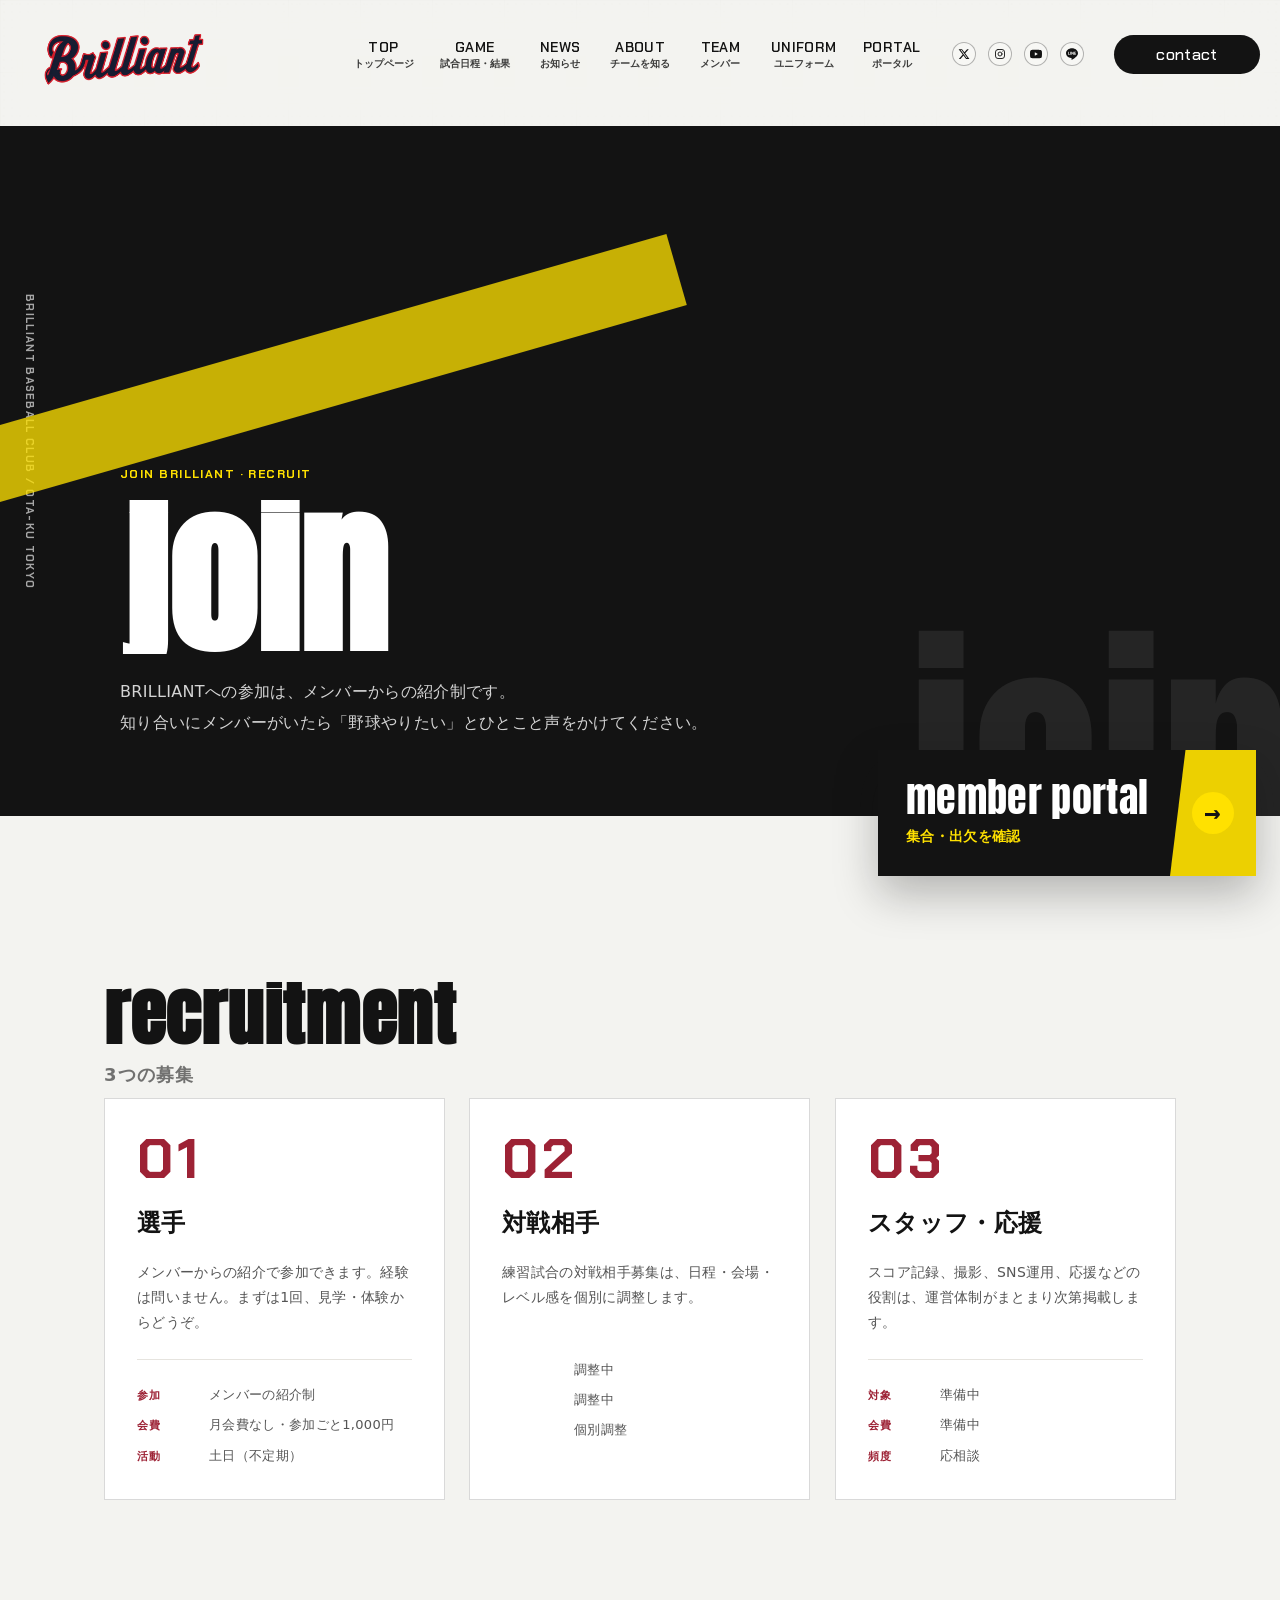
<file: join.html>
<!DOCTYPE html>
<html lang="ja">
<head>
<meta charset="UTF-8">
<meta name="viewport" content="width=device-width, initial-scale=1.0">
<title>JOIN | BRILLIANT メンバー募集・対戦相手募集</title>
<meta name="description" content="BRILLIANTの選手・スタッフ募集要項、対戦相手募集、FAQ、お問い合わせ窓口。">
<meta property="og:title" content="JOIN | BRILLIANT メンバー募集">
<meta property="og:description" content="BRILLIANTのメンバー募集要項・対戦相手募集・お問い合わせ。">
<meta property="og:image" content="https://328ry.github.io/brilliant-baseball-club/images/ogp.webp">
<meta property="og:type" content="website">
<meta property="og:url" content="https://328ry.github.io/brilliant-baseball-club/join.html">
<meta name="twitter:card" content="summary_large_image">
<meta name="twitter:image" content="https://328ry.github.io/brilliant-baseball-club/images/ogp.webp">
<link rel="icon" href="images/favicon-transparent-192.webp" type="image/webp">
<link rel="preconnect" href="https://fonts.googleapis.com">
<link rel="preconnect" href="https://fonts.gstatic.com" crossorigin>
<link rel="stylesheet" href="https://fonts.googleapis.com/css2?family=Anton&family=Chakra+Petch:wght@400;500;600;700&display=swap">
<link rel="stylesheet" href="style.css">
<link rel="canonical" href="https://328ry.github.io/brilliant-baseball-club/join.html">
<script type="application/ld+json">
{
  "@context": "https://schema.org",
  "@type": "SportsTeam",
  "name": "BRILLIANT",
  "alternateName": "BRILLIANT Baseball Club",
  "sport": "Baseball",
  "foundingDate": "2026-01",
  "areaServed": ["東京都大田区", "東京都品川区", "東京都目黒区", "神奈川県川崎市"]
}
</script>
</head>
<body>
<a class="skip-link" href="#main">メインコンテンツへスキップ</a>

<header class="site-header" data-header>
  <div class="site-header__inner">
    <a href="index.html" class="site-header__logo" aria-label="BRILLIANT ホームへ">
      <img class="site-header__logo-img" src="images/source_20260604_uniform_assets/brilliant-script-logo-transparent-720.webp" alt="BRILLIANT">
    </a>
    <nav class="site-nav" data-nav>
      <ul class="site-nav__list">
        <li><a href="index.html" class="site-nav__link"><span>TOP</span><small>トップページ</small></a></li>
        <li><a href="games.html" class="site-nav__link"><span>GAME</span><small>試合日程・結果</small></a></li>
        <li><a href="news.html" class="site-nav__link"><span>NEWS</span><small>お知らせ</small></a></li>
        <li><a href="about.html" class="site-nav__link"><span>ABOUT</span><small>チームを知る</small></a></li>
        <li><a href="team.html" class="site-nav__link"><span>TEAM</span><small>メンバー</small></a></li>
        <li><a href="gallery.html" class="site-nav__link"><span>UNIFORM</span><small>ユニフォーム</small></a></li>
        <li><a href="member.html" class="site-nav__link"><span>PORTAL</span><small>ポータル</small></a></li>
        <li class="site-nav__mobile-contact"><a href="join.html" class="site-nav__link site-nav__link--cta"><span>CONTACT</span><small>お問い合わせ</small></a></li>
      </ul>
    <div class="site-nav__socials" aria-label="SNSリンク">
      <a href="join.html#contact" aria-label="X"><svg viewBox="0 0 24 24" fill="currentColor" aria-hidden="true"><path d="M18.244 2.25h3.308l-7.227 8.26 8.502 11.24H16.17l-5.214-6.817L4.99 21.75H1.68l7.73-8.835L1.254 2.25H8.08l4.713 6.231zm-1.161 17.52h1.833L7.084 4.126H5.117z"/></svg></a>
      <a href="join.html#contact" aria-label="Instagram"><svg viewBox="0 0 24 24" fill="none" stroke="currentColor" stroke-width="1.8" stroke-linecap="round" stroke-linejoin="round" aria-hidden="true"><rect x="3" y="3" width="18" height="18" rx="5"/><circle cx="12" cy="12" r="4"/><circle cx="17.5" cy="6.5" r="0.9" fill="currentColor" stroke="none"/></svg></a>
      <a href="join.html#contact" aria-label="YouTube"><svg viewBox="0 0 24 24" fill="currentColor" aria-hidden="true"><path d="M23.5 6.2a3 3 0 0 0-2.1-2.1C19.5 3.5 12 3.5 12 3.5s-7.5 0-9.4.5A3 3 0 0 0 .5 6.2C0 8.1 0 12 0 12s0 3.9.5 5.8a3 3 0 0 0 2.1 2.1c1.9.5 9.4.5 9.4.5s7.5 0 9.4-.5a3 3 0 0 0 2.1-2.1C24 15.9 24 12 24 12s0-3.9-.5-5.8zM9.6 15.5V8.5L15.7 12 9.6 15.5z"/></svg></a>
      <a href="join.html#contact" aria-label="LINE"><svg viewBox="0 0 24 24" fill="currentColor" aria-hidden="true"><path d="M19.37 9.86c.35 0 .63.29.63.63s-.28.63-.63.63h-1.76v1.13h1.76c.35 0 .63.28.63.63 0 .35-.28.63-.63.63h-2.39c-.35 0-.63-.28-.63-.63V8.11c0-.35.28-.63.63-.63h2.39c.35 0 .63.28.63.63 0 .35-.28.63-.63.63h-1.76v1.13h1.76zm-3.86 3.02c0 .27-.17.51-.43.6-.06.02-.13.03-.2.03-.21 0-.39-.09-.51-.25l-2.44-3.32v2.94c0 .35-.28.63-.63.63s-.63-.28-.63-.63V8.11c0-.27.17-.51.43-.6.06-.02.14-.03.2-.03.2 0 .38.1.5.25l2.46 3.33V8.11c0-.35.28-.63.63-.63s.63.28.63.63v4.77zm-5.74 0c0 .35-.28.63-.63.63s-.63-.28-.63-.63V8.11c0-.35.28-.63.63-.63s.63.28.63.63v4.77zm-2.47.63H4.92c-.35 0-.63-.28-.63-.63V8.11c0-.35.28-.63.63-.63s.63.28.63.63v4.14h1.75c.35 0 .63.28.63.63s-.28.63-.63.63M24 10.31C24 4.94 18.62.57 12 .57S0 4.94 0 10.31c0 4.81 4.27 8.84 10.04 9.61.39.08.92.26 1.06.59.12.3.08.77.04 1.08l-.16 1.02c-.05.3-.24 1.19 1.05.65 1.29-.54 6.92-4.08 9.44-6.98C23.18 14.39 24 12.46 24 10.31"/></svg></a>
    </div>
    </nav>
    <div class="site-header__socials" aria-label="SNSリンク">
      <a href="join.html#contact" aria-label="X"><svg viewBox="0 0 24 24" fill="currentColor" aria-hidden="true"><path d="M18.244 2.25h3.308l-7.227 8.26 8.502 11.24H16.17l-5.214-6.817L4.99 21.75H1.68l7.73-8.835L1.254 2.25H8.08l4.713 6.231zm-1.161 17.52h1.833L7.084 4.126H5.117z"/></svg></a>
      <a href="join.html#contact" aria-label="Instagram"><svg viewBox="0 0 24 24" fill="none" stroke="currentColor" stroke-width="1.8" stroke-linecap="round" stroke-linejoin="round" aria-hidden="true"><rect x="3" y="3" width="18" height="18" rx="5"/><circle cx="12" cy="12" r="4"/><circle cx="17.5" cy="6.5" r="0.9" fill="currentColor" stroke="none"/></svg></a>
      <a href="join.html#contact" aria-label="YouTube"><svg viewBox="0 0 24 24" fill="currentColor" aria-hidden="true"><path d="M23.5 6.2a3 3 0 0 0-2.1-2.1C19.5 3.5 12 3.5 12 3.5s-7.5 0-9.4.5A3 3 0 0 0 .5 6.2C0 8.1 0 12 0 12s0 3.9.5 5.8a3 3 0 0 0 2.1 2.1c1.9.5 9.4.5 9.4.5s7.5 0 9.4-.5a3 3 0 0 0 2.1-2.1C24 15.9 24 12 24 12s0-3.9-.5-5.8zM9.6 15.5V8.5L15.7 12 9.6 15.5z"/></svg></a>
      <a href="join.html#contact" aria-label="LINE"><svg viewBox="0 0 24 24" fill="currentColor" aria-hidden="true"><path d="M19.37 9.86c.35 0 .63.29.63.63s-.28.63-.63.63h-1.76v1.13h1.76c.35 0 .63.28.63.63 0 .35-.28.63-.63.63h-2.39c-.35 0-.63-.28-.63-.63V8.11c0-.35.28-.63.63-.63h2.39c.35 0 .63.28.63.63 0 .35-.28.63-.63.63h-1.76v1.13h1.76zm-3.86 3.02c0 .27-.17.51-.43.6-.06.02-.13.03-.2.03-.21 0-.39-.09-.51-.25l-2.44-3.32v2.94c0 .35-.28.63-.63.63s-.63-.28-.63-.63V8.11c0-.27.17-.51.43-.6.06-.02.14-.03.2-.03.2 0 .38.1.5.25l2.46 3.33V8.11c0-.35.28-.63.63-.63s.63.28.63.63v4.77zm-5.74 0c0 .35-.28.63-.63.63s-.63-.28-.63-.63V8.11c0-.35.28-.63.63-.63s.63.28.63.63v4.77zm-2.47.63H4.92c-.35 0-.63-.28-.63-.63V8.11c0-.35.28-.63.63-.63s.63.28.63.63v4.14h1.75c.35 0 .63.28.63.63s-.28.63-.63.63M24 10.31C24 4.94 18.62.57 12 .57S0 4.94 0 10.31c0 4.81 4.27 8.84 10.04 9.61.39.08.92.26 1.06.59.12.3.08.77.04 1.08l-.16 1.02c-.05.3-.24 1.19 1.05.65 1.29-.54 6.92-4.08 9.44-6.98C23.18 14.39 24 12.46 24 10.31"/></svg></a>
    </div>
    <a class="site-header__contact" href="join.html">contact</a>
    <button class="nav-toggle" data-nav-toggle aria-label="メニューを開く" aria-expanded="false">
      <span></span><span></span><span></span>
    </button>
  </div>
</header>

<a class="av-ticket" href="member.html">
  <span>member portal</span>
  <b>集合・出欠を確認</b>
</a>

<main id="main" class="av-subpage av-subpage--join">

<section class="page-hero">
  <div class="page-hero__media">
    <img src="images/hero-join.webp" alt="BRILLIANTのユニフォームとキャップ">
  </div>
  <div class="page-hero__inner">
    <p class="page-hero__eyebrow">JOIN BRILLIANT &middot; RECRUIT</p>
    <h1 class="page-hero__title">join</h1>
    <p class="page-hero__lead">BRILLIANTへの参加は、メンバーからの紹介制です。<br>知り合いにメンバーがいたら「野球やりたい」とひとこと声をかけてください。</p>
  </div>
</section>

<!-- RECRUITMENT TYPES -->
<section class="recruit-types js-fadeup fade-in">
  <div class="container">
    <div class="section-head">
      <p class="section-head__eyebrow">RECRUITMENT</p>
      <h2 class="section-head__title">3つの募集</h2>
    </div>
    <ul class="recruit-grid">
      <li class="recruit-card">
        <p class="recruit-card__num">01</p>
        <h3 class="recruit-card__title">選手</h3>
        <p class="recruit-card__desc">メンバーからの紹介で参加できます。経験は問いません。まずは1回、見学・体験からどうぞ。</p>
        <ul class="recruit-card__list">
          <li><span>参加</span>メンバーの紹介制</li>
          <li><span>会費</span>月会費なし・参加ごと1,000円</li>
          <li><span>活動</span>土日（不定期）</li>
        </ul>
      </li>
      <li class="recruit-card recruit-card--accent">
        <p class="recruit-card__num">02</p>
        <h3 class="recruit-card__title">対戦相手</h3>
        <p class="recruit-card__desc">練習試合の対戦相手募集は、日程・会場・レベル感を個別に調整します。</p>
        <ul class="recruit-card__list">
          <li><span>条件</span>調整中</li>
          <li><span>レベル</span>調整中</li>
          <li><span>費用</span>個別調整</li>
        </ul>
      </li>
      <li class="recruit-card">
        <p class="recruit-card__num">03</p>
        <h3 class="recruit-card__title">スタッフ・応援</h3>
        <p class="recruit-card__desc">スコア記録、撮影、SNS運用、応援などの役割は、運営体制がまとまり次第掲載します。</p>
        <ul class="recruit-card__list">
          <li><span>対象</span>準備中</li>
          <li><span>会費</span>準備中</li>
          <li><span>頻度</span>応相談</li>
        </ul>
      </li>
    </ul>
  </div>
</section>

<!-- DETAIL -->
<section class="recruit-detail js-fadeup fade-in">
  <div class="container">
    <div class="section-head">
      <p class="section-head__eyebrow">DETAILS</p>
      <h2 class="section-head__title">選手募集の詳細</h2>
    </div>
    <dl class="detail-list">
      <div><dt>参加方法</dt><dd>メンバーからの紹介制。知り合いのメンバーに声をかけてください</dd></div>
      <div><dt>活動エリア</dt><dd>東京都大田区・品川区・目黒区、神奈川県川崎市（拠点は蒲田周辺）</dd></div>
      <div><dt>活動日</dt><dd>土曜・日曜（不定期。日程はその都度調整）</dd></div>
      <div><dt>会費</dt><dd>月会費なし。参加ごとにグラウンド代 1,000円</dd></div>
      <div><dt>初期費用</dt><dd>ユニフォーム代（金額は調整中）</dd></div>
      <div><dt>持ち物</dt><dd>グローブ、スパイク、運動できる服装（体験時はこれだけでOK）</dd></div>
      <div><dt>体験参加</dt><dd>OK。まずは1回、見学・体験からどうぞ</dd></div>
    </dl>
  </div>
</section>

<!-- FAQ -->
<section class="faq js-fadeup fade-in">
  <div class="container">
    <div class="section-head">
      <p class="section-head__eyebrow">FAQ</p>
      <h2 class="section-head__title">よくある質問</h2>
    </div>
    <ul class="faq-list" data-faq>
      <li class="faq-item">
        <button class="faq-item__q" aria-expanded="false">
          <span>野球未経験ですが大丈夫ですか？</span>
          <span class="faq-item__icon" aria-hidden="true"></span>
        </button>
        <div class="faq-item__a">
          <p>経験は問いません。久しぶりに野球を再開する人も、これから始める人も歓迎です。まずは見学・体験から気軽にどうぞ。</p>
        </div>
      </li>
      <li class="faq-item">
        <button class="faq-item__q" aria-expanded="false">
          <span>活動エリア外からも参加できますか？</span>
          <span class="faq-item__icon" aria-hidden="true"></span>
        </button>
        <div class="faq-item__a">
          <p>活動は東京都大田区・品川区・目黒区、神奈川県川崎市が中心です（拠点は蒲田周辺）。会場はその都度変わるので、参加しやすい回からどうぞ。</p>
        </div>
      </li>
      <li class="faq-item">
        <button class="faq-item__q" aria-expanded="false">
          <span>毎週は参加できないのですが、大丈夫ですか？</span>
          <span class="faq-item__icon" aria-hidden="true"></span>
        </button>
        <div class="faq-item__a">
          <p>大丈夫です。活動自体が土日の不定期開催で、月会費もありません。費用は参加した回のグラウンド代1,000円だけなので、参加できる回だけの参加でOKです。</p>
        </div>
      </li>
      <li class="faq-item">
        <button class="faq-item__q" aria-expanded="false">
          <span>年齢制限はありますか？</span>
          <span class="faq-item__icon" aria-hidden="true"></span>
        </button>
        <div class="faq-item__a">
          <p>年齢条件がある場合は、募集条件として掲載します。</p>
        </div>
      </li>
      <li class="faq-item">
        <button class="faq-item__q" aria-expanded="false">
          <span>女性メンバーはいますか？</span>
          <span class="faq-item__icon" aria-hidden="true"></span>
        </button>
        <div class="faq-item__a">
          <p>選手、スタッフ、応援としての参加条件は準備中です。</p>
        </div>
      </li>
      <li class="faq-item">
        <button class="faq-item__q" aria-expanded="false">
          <span>体験参加の流れを教えてください</span>
          <span class="faq-item__icon" aria-hidden="true"></span>
        </button>
        <div class="faq-item__a">
          <p>参加はメンバーからの紹介制です。知り合いのメンバーに「野球やりたい」と声をかけてもらえれば、次の活動日を案内します。当日はグローブと動きやすい服装があればOKです。</p>
        </div>
      </li>
    </ul>
  </div>
</section>

<!-- CONTACT -->
<section class="contact js-fadeup fade-in" id="contact">
  <div class="container">
    <div class="section-head">
      <p class="section-head__eyebrow">HOW TO JOIN</p>
      <h2 class="section-head__title">参加方法</h2>
    </div>
    <dl class="detail-list">
      <div><dt>参加のしかた</dt><dd>BRILLIANTへの参加は、メンバーからの紹介制です。知り合いにメンバーがいたら「野球やりたい」とひとこと声をかけてください。</dd></div>
      <div><dt>体験参加</dt><dd>まずは1回、見学・体験からでOK。グローブと動きやすい服装があれば参加できます。</dd></div>
      <div><dt>対戦相手のご相談</dt><dd>練習試合のご相談も、当面はメンバー経由でお願いします。</dd></div>
      <div><dt>SNS</dt><dd>Instagram・YouTubeは開設準備中です。開設後はSNSのDMからもご連絡いただけます。</dd></div>
    </dl>
  </div>
</section>

</main>

<footer class="site-footer">
  <div class="container">
    <div class="site-footer__top">
      <div class="site-footer__brand">
        <a href="index.html" class="site-footer__logo site-footer__logo--image" aria-label="BRILLIANT ホームへ"><img src="images/source_20260604_uniform_assets/brilliant-script-logo-transparent-720.webp" alt="BRILLIANT"></a>
        <p class="site-footer__addr">草野球チーム BRILLIANT Baseball Club<br>東京都大田区・品川区・目黒区、神奈川県川崎市で活動</p>
        <ul class="site-footer__socials" aria-label="SNSリンク">
          <li><a href="join.html#contact" aria-label="X"><svg viewBox="0 0 24 24" fill="currentColor" aria-hidden="true"><path d="M18.244 2.25h3.308l-7.227 8.26 8.502 11.24H16.17l-5.214-6.817L4.99 21.75H1.68l7.73-8.835L1.254 2.25H8.08l4.713 6.231zm-1.161 17.52h1.833L7.084 4.126H5.117z"/></svg></a></li>
          <li><a href="join.html#contact" aria-label="Instagram"><svg viewBox="0 0 24 24" fill="none" stroke="currentColor" stroke-width="1.8" stroke-linecap="round" stroke-linejoin="round" aria-hidden="true"><rect x="3" y="3" width="18" height="18" rx="5"/><circle cx="12" cy="12" r="4"/><circle cx="17.5" cy="6.5" r="0.9" fill="currentColor" stroke="none"/></svg></a></li>
          <li><a href="join.html#contact" aria-label="YouTube"><svg viewBox="0 0 24 24" fill="currentColor" aria-hidden="true"><path d="M23.5 6.2a3 3 0 0 0-2.1-2.1C19.5 3.5 12 3.5 12 3.5s-7.5 0-9.4.5A3 3 0 0 0 .5 6.2C0 8.1 0 12 0 12s0 3.9.5 5.8a3 3 0 0 0 2.1 2.1c1.9.5 9.4.5 9.4.5s7.5 0 9.4-.5a3 3 0 0 0 2.1-2.1C24 15.9 24 12 24 12s0-3.9-.5-5.8zM9.6 15.5V8.5L15.7 12 9.6 15.5z"/></svg></a></li>
          <li><a href="join.html#contact" aria-label="LINE"><svg viewBox="0 0 24 24" fill="currentColor" aria-hidden="true"><path d="M19.37 9.86c.35 0 .63.29.63.63s-.28.63-.63.63h-1.76v1.13h1.76c.35 0 .63.28.63.63 0 .35-.28.63-.63.63h-2.39c-.35 0-.63-.28-.63-.63V8.11c0-.35.28-.63.63-.63h2.39c.35 0 .63.28.63.63 0 .35-.28.63-.63.63h-1.76v1.13h1.76zm-3.86 3.02c0 .27-.17.51-.43.6-.06.02-.13.03-.2.03-.21 0-.39-.09-.51-.25l-2.44-3.32v2.94c0 .35-.28.63-.63.63s-.63-.28-.63-.63V8.11c0-.27.17-.51.43-.6.06-.02.14-.03.2-.03.2 0 .38.1.5.25l2.46 3.33V8.11c0-.35.28-.63.63-.63s.63.28.63.63v4.77zm-5.74 0c0 .35-.28.63-.63.63s-.63-.28-.63-.63V8.11c0-.35.28-.63.63-.63s.63.28.63.63v4.77zm-2.47.63H4.92c-.35 0-.63-.28-.63-.63V8.11c0-.35.28-.63.63-.63s.63.28.63.63v4.14h1.75c.35 0 .63.28.63.63s-.28.63-.63.63M24 10.31C24 4.94 18.62.57 12 .57S0 4.94 0 10.31c0 4.81 4.27 8.84 10.04 9.61.39.08.92.26 1.06.59.12.3.08.77.04 1.08l-.16 1.02c-.05.3-.24 1.19 1.05.65 1.29-.54 6.92-4.08 9.44-6.98C23.18 14.39 24 12.46 24 10.31"/></svg></a></li>
        </ul>
      </div>
      <nav class="site-footer__nav" aria-label="フッターナビゲーション">
        <ul>
          <li><a href="index.html"><span>HOME</span><small>トップページ</small></a></li>
          <li><a href="about.html"><span>ABOUT</span><small>チームを知る</small></a></li>
          <li><a href="team.html"><span>TEAM</span><small>メンバー</small></a></li>
          <li><a href="news.html"><span>NEWS</span><small>お知らせ</small></a></li>
          <li><a href="join.html"><span>JOIN</span><small>参加する</small></a></li>
          <li><a href="member.html"><span>PORTAL</span><small>ポータル</small></a></li>
        </ul>
      </nav>
    </div>
    <div class="site-footer__bottom">
      <p>&copy; 2026 BRILLIANT Baseball Club. All Rights Reserved.</p>
      <p class="site-footer__est">BRILLIANT BASEBALL CLUB</p>
    </div>
  </div>
</footer>
<script src="common.js" defer></script>
</body>
</html>
</file>
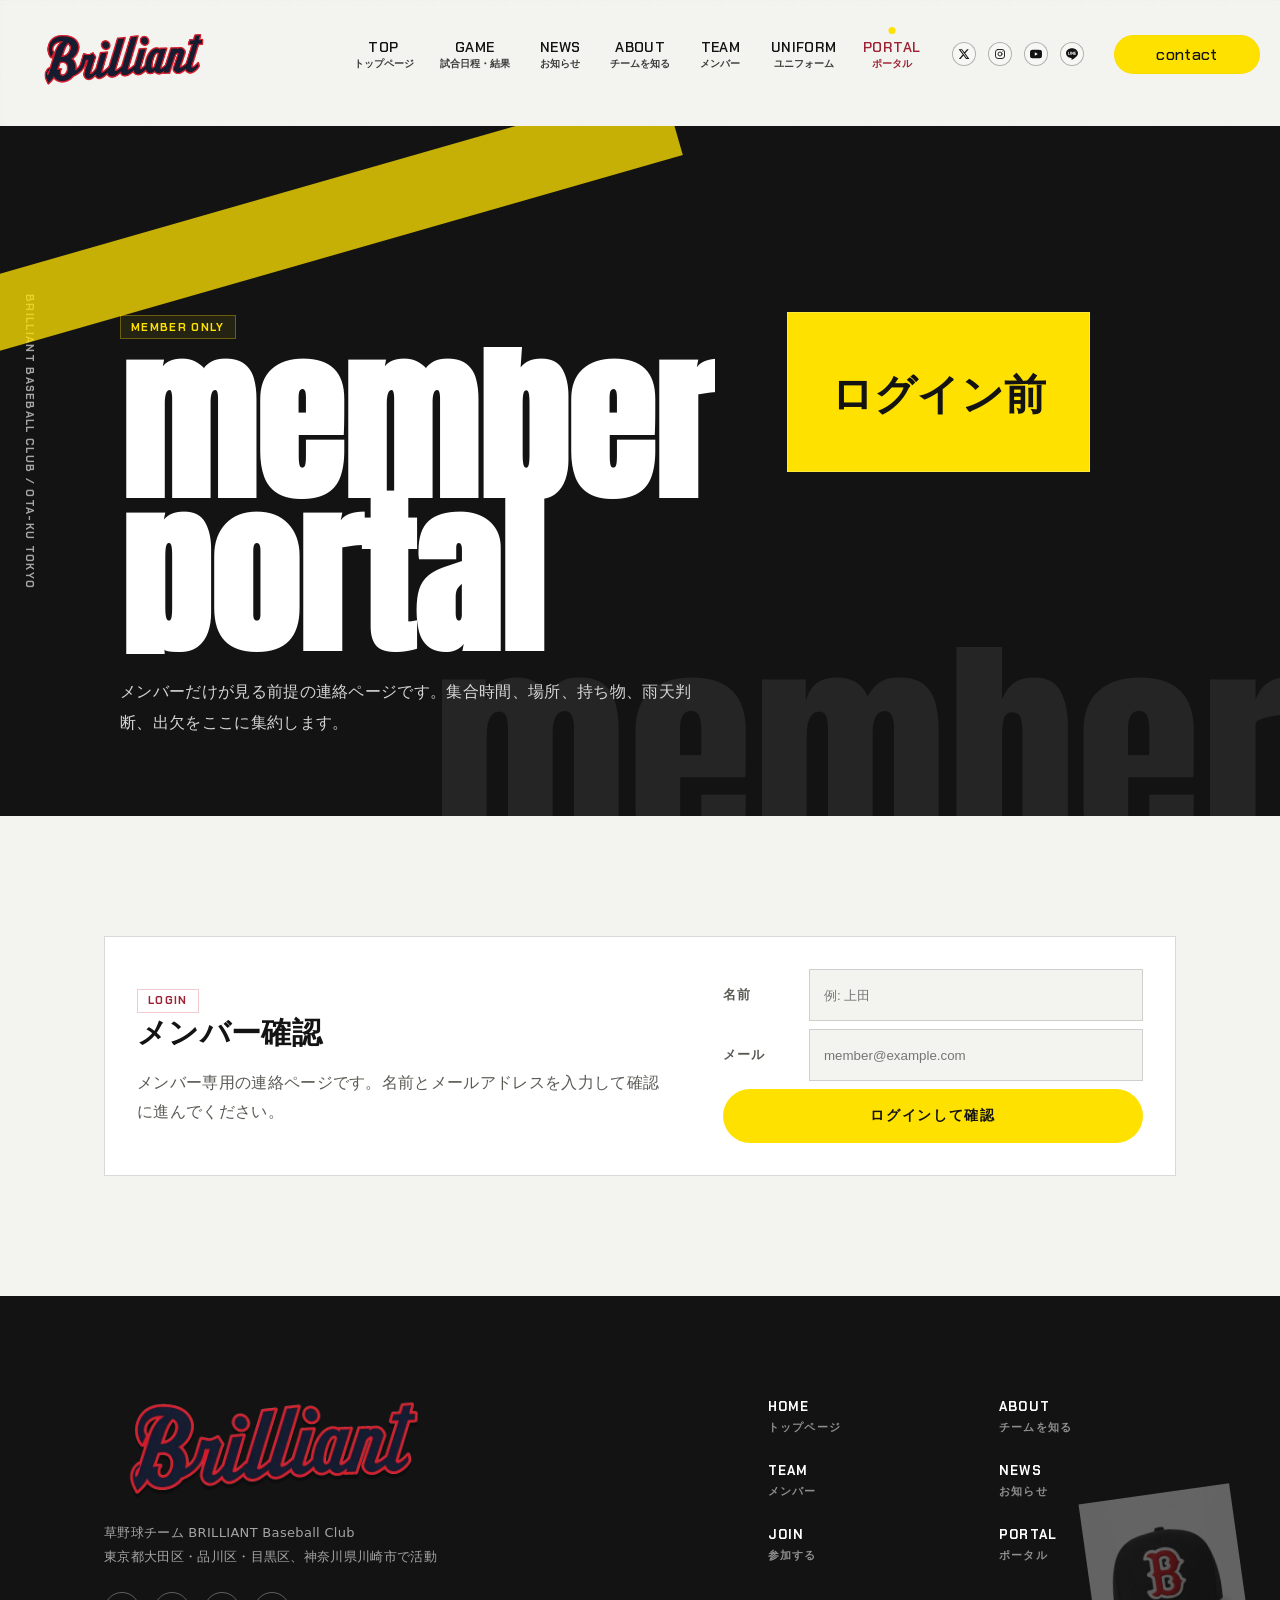
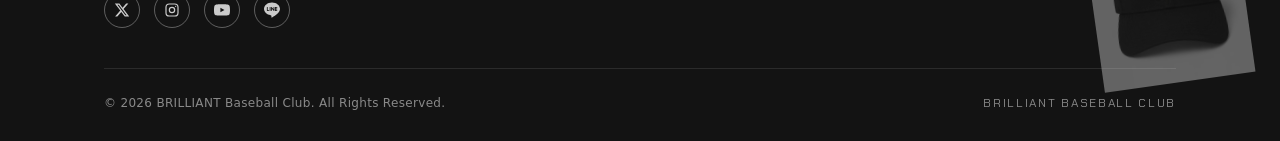
<file: member.html>
<!DOCTYPE html>
<html lang="ja">
<head>
<meta charset="UTF-8">
<meta name="viewport" content="width=device-width, initial-scale=1.0">
<title>MEMBER | BRILLIANT メンバー専用</title>
<meta name="description" content="BRILLIANTメンバー用の集合場所、出欠確認、チーム内お知らせページ。">
<meta property="og:title" content="MEMBER | BRILLIANT メンバー専用">
<meta property="og:description" content="集合場所、出欠確認、チーム内お知らせを確認できます。">
<meta property="og:image" content="https://328ry.github.io/brilliant-baseball-club/images/ogp.webp">
<meta property="og:type" content="website">
<meta property="og:url" content="https://328ry.github.io/brilliant-baseball-club/member.html">
<meta name="twitter:card" content="summary_large_image">
<meta name="twitter:image" content="https://328ry.github.io/brilliant-baseball-club/images/ogp.webp">
<link rel="icon" href="images/favicon-transparent-192.webp" type="image/webp">
<link rel="preconnect" href="https://fonts.googleapis.com">
<link rel="preconnect" href="https://fonts.gstatic.com" crossorigin>
<link rel="stylesheet" href="https://fonts.googleapis.com/css2?family=Anton&family=Chakra+Petch:wght@400;500;600;700&display=swap">
<link rel="stylesheet" href="style.css">
<link rel="canonical" href="https://328ry.github.io/brilliant-baseball-club/member.html">
<script type="application/ld+json">
{
  "@context": "https://schema.org",
  "@type": "SportsTeam",
  "name": "BRILLIANT",
  "alternateName": "BRILLIANT Baseball Club",
  "sport": "Baseball",
  "foundingDate": "2026-01",
  "areaServed": ["東京都大田区", "東京都品川区", "東京都目黒区", "神奈川県川崎市"]
}
</script>
</head>
<body>
<a class="skip-link" href="#main">メインコンテンツへスキップ</a>

<header class="site-header" data-header>
  <div class="site-header__inner">
    <a href="index.html" class="site-header__logo" aria-label="BRILLIANT ホームへ">
      <img class="site-header__logo-img" src="images/source_20260604_uniform_assets/brilliant-script-logo-transparent-720.webp" alt="BRILLIANT">
    </a>
    <nav class="site-nav" data-nav>
      <ul class="site-nav__list">
        <li><a href="index.html" class="site-nav__link"><span>TOP</span><small>トップページ</small></a></li>
        <li><a href="games.html" class="site-nav__link"><span>GAME</span><small>試合日程・結果</small></a></li>
        <li><a href="news.html" class="site-nav__link"><span>NEWS</span><small>お知らせ</small></a></li>
        <li><a href="about.html" class="site-nav__link"><span>ABOUT</span><small>チームを知る</small></a></li>
        <li><a href="team.html" class="site-nav__link"><span>TEAM</span><small>メンバー</small></a></li>
        <li><a href="gallery.html" class="site-nav__link"><span>UNIFORM</span><small>ユニフォーム</small></a></li>
        <li><a href="member.html" class="site-nav__link is-current active"><span>PORTAL</span><small>ポータル</small></a></li>
        <li class="site-nav__mobile-contact"><a href="join.html" class="site-nav__link site-nav__link--cta"><span>CONTACT</span><small>お問い合わせ</small></a></li>
      </ul>
    <div class="site-nav__socials" aria-label="SNSリンク">
      <a href="join.html#contact" aria-label="X"><svg viewBox="0 0 24 24" fill="currentColor" aria-hidden="true"><path d="M18.244 2.25h3.308l-7.227 8.26 8.502 11.24H16.17l-5.214-6.817L4.99 21.75H1.68l7.73-8.835L1.254 2.25H8.08l4.713 6.231zm-1.161 17.52h1.833L7.084 4.126H5.117z"/></svg></a>
      <a href="join.html#contact" aria-label="Instagram"><svg viewBox="0 0 24 24" fill="none" stroke="currentColor" stroke-width="1.8" stroke-linecap="round" stroke-linejoin="round" aria-hidden="true"><rect x="3" y="3" width="18" height="18" rx="5"/><circle cx="12" cy="12" r="4"/><circle cx="17.5" cy="6.5" r="0.9" fill="currentColor" stroke="none"/></svg></a>
      <a href="join.html#contact" aria-label="YouTube"><svg viewBox="0 0 24 24" fill="currentColor" aria-hidden="true"><path d="M23.5 6.2a3 3 0 0 0-2.1-2.1C19.5 3.5 12 3.5 12 3.5s-7.5 0-9.4.5A3 3 0 0 0 .5 6.2C0 8.1 0 12 0 12s0 3.9.5 5.8a3 3 0 0 0 2.1 2.1c1.9.5 9.4.5 9.4.5s7.5 0 9.4-.5a3 3 0 0 0 2.1-2.1C24 15.9 24 12 24 12s0-3.9-.5-5.8zM9.6 15.5V8.5L15.7 12 9.6 15.5z"/></svg></a>
      <a href="join.html#contact" aria-label="LINE"><svg viewBox="0 0 24 24" fill="currentColor" aria-hidden="true"><path d="M19.37 9.86c.35 0 .63.29.63.63s-.28.63-.63.63h-1.76v1.13h1.76c.35 0 .63.28.63.63 0 .35-.28.63-.63.63h-2.39c-.35 0-.63-.28-.63-.63V8.11c0-.35.28-.63.63-.63h2.39c.35 0 .63.28.63.63 0 .35-.28.63-.63.63h-1.76v1.13h1.76zm-3.86 3.02c0 .27-.17.51-.43.6-.06.02-.13.03-.2.03-.21 0-.39-.09-.51-.25l-2.44-3.32v2.94c0 .35-.28.63-.63.63s-.63-.28-.63-.63V8.11c0-.27.17-.51.43-.6.06-.02.14-.03.2-.03.2 0 .38.1.5.25l2.46 3.33V8.11c0-.35.28-.63.63-.63s.63.28.63.63v4.77zm-5.74 0c0 .35-.28.63-.63.63s-.63-.28-.63-.63V8.11c0-.35.28-.63.63-.63s.63.28.63.63v4.77zm-2.47.63H4.92c-.35 0-.63-.28-.63-.63V8.11c0-.35.28-.63.63-.63s.63.28.63.63v4.14h1.75c.35 0 .63.28.63.63s-.28.63-.63.63M24 10.31C24 4.94 18.62.57 12 .57S0 4.94 0 10.31c0 4.81 4.27 8.84 10.04 9.61.39.08.92.26 1.06.59.12.3.08.77.04 1.08l-.16 1.02c-.05.3-.24 1.19 1.05.65 1.29-.54 6.92-4.08 9.44-6.98C23.18 14.39 24 12.46 24 10.31"/></svg></a>
    </div>
    </nav>
    <div class="site-header__socials" aria-label="SNSリンク">
      <a href="join.html#contact" aria-label="X"><svg viewBox="0 0 24 24" fill="currentColor" aria-hidden="true"><path d="M18.244 2.25h3.308l-7.227 8.26 8.502 11.24H16.17l-5.214-6.817L4.99 21.75H1.68l7.73-8.835L1.254 2.25H8.08l4.713 6.231zm-1.161 17.52h1.833L7.084 4.126H5.117z"/></svg></a>
      <a href="join.html#contact" aria-label="Instagram"><svg viewBox="0 0 24 24" fill="none" stroke="currentColor" stroke-width="1.8" stroke-linecap="round" stroke-linejoin="round" aria-hidden="true"><rect x="3" y="3" width="18" height="18" rx="5"/><circle cx="12" cy="12" r="4"/><circle cx="17.5" cy="6.5" r="0.9" fill="currentColor" stroke="none"/></svg></a>
      <a href="join.html#contact" aria-label="YouTube"><svg viewBox="0 0 24 24" fill="currentColor" aria-hidden="true"><path d="M23.5 6.2a3 3 0 0 0-2.1-2.1C19.5 3.5 12 3.5 12 3.5s-7.5 0-9.4.5A3 3 0 0 0 .5 6.2C0 8.1 0 12 0 12s0 3.9.5 5.8a3 3 0 0 0 2.1 2.1c1.9.5 9.4.5 9.4.5s7.5 0 9.4-.5a3 3 0 0 0 2.1-2.1C24 15.9 24 12 24 12s0-3.9-.5-5.8zM9.6 15.5V8.5L15.7 12 9.6 15.5z"/></svg></a>
      <a href="join.html#contact" aria-label="LINE"><svg viewBox="0 0 24 24" fill="currentColor" aria-hidden="true"><path d="M19.37 9.86c.35 0 .63.29.63.63s-.28.63-.63.63h-1.76v1.13h1.76c.35 0 .63.28.63.63 0 .35-.28.63-.63.63h-2.39c-.35 0-.63-.28-.63-.63V8.11c0-.35.28-.63.63-.63h2.39c.35 0 .63.28.63.63 0 .35-.28.63-.63.63h-1.76v1.13h1.76zm-3.86 3.02c0 .27-.17.51-.43.6-.06.02-.13.03-.2.03-.21 0-.39-.09-.51-.25l-2.44-3.32v2.94c0 .35-.28.63-.63.63s-.63-.28-.63-.63V8.11c0-.27.17-.51.43-.6.06-.02.14-.03.2-.03.2 0 .38.1.5.25l2.46 3.33V8.11c0-.35.28-.63.63-.63s.63.28.63.63v4.77zm-5.74 0c0 .35-.28.63-.63.63s-.63-.28-.63-.63V8.11c0-.35.28-.63.63-.63s.63.28.63.63v4.77zm-2.47.63H4.92c-.35 0-.63-.28-.63-.63V8.11c0-.35.28-.63.63-.63s.63.28.63.63v4.14h1.75c.35 0 .63.28.63.63s-.28.63-.63.63M24 10.31C24 4.94 18.62.57 12 .57S0 4.94 0 10.31c0 4.81 4.27 8.84 10.04 9.61.39.08.92.26 1.06.59.12.3.08.77.04 1.08l-.16 1.02c-.05.3-.24 1.19 1.05.65 1.29-.54 6.92-4.08 9.44-6.98C23.18 14.39 24 12.46 24 10.31"/></svg></a>
    </div>
    <a class="site-header__contact" href="join.html">contact</a>
    <button class="nav-toggle" data-nav-toggle aria-label="メニューを開く" aria-expanded="false">
      <span></span><span></span><span></span>
    </button>
  </div>
</header>

<main id="main" class="av-subpage av-subpage--member">
<section class="member-hero">
  <div class="container member-hero__grid">
    <div>
      <p class="section-head__eyebrow">MEMBER ONLY</p>
      <h1>member portal</h1>
      <p>メンバーだけが見る前提の連絡ページです。集合時間、場所、持ち物、雨天判断、出欠をここに集約します。</p>
    </div>
    <div class="member-status" data-member-status>ログイン前</div>
  </div>
</section>

<section class="member-login js-fadeup fade-in" data-login-panel>
  <div class="container">
    <div class="member-login__box">
      <div>
        <p class="section-head__eyebrow">LOGIN</p>
        <h2>メンバー確認</h2>
        <p>メンバー専用の連絡ページです。名前とメールアドレスを入力して確認に進んでください。</p>
      </div>
      <form class="member-login__form" data-member-login-form>
        <label><span>名前</span><input name="name" required autocomplete="name" placeholder="例: 上田"></label>
        <label><span>メール</span><input name="email" type="email" required autocomplete="email" placeholder="member@example.com"></label>
        <button class="btn btn--primary" type="submit">ログインして確認</button>
      </form>
    </div>
  </div>
</section>

<section class="member-dashboard hidden" data-member-dashboard>
  <div class="container member-dashboard__grid">
    <article class="member-card member-card--primary">
      <div class="member-card__head">
        <p class="section-head__eyebrow">NEXT ACTIVITY</p>
        <button class="btn btn--ghost member-logout" type="button" data-member-logout>ログアウト</button>
      </div>
      <h2>次回活動の詳細を準備中です</h2>
      <dl class="member-detail">
        <div><dt>集合</dt><dd>準備中</dd></div>
        <div><dt>開始</dt><dd>準備中</dd></div>
        <div><dt>場所</dt><dd>準備中</dd></div>
        <div><dt>服装</dt><dd>準備中</dd></div>
        <div><dt>持ち物</dt><dd>準備中</dd></div>
      </dl>
      <p class="member-note">次回活動の詳細が決まり次第、このページへ反映します。出欠回答の動作確認はこのまま可能です。</p>
      <div class="member-actions">
        <a class="btn btn--primary" href="games.html">予定を確認する</a>
        <a class="btn btn--ghost" href="index.html">公開サイトへ戻る</a>
      </div>
    </article>

    <article class="member-card">
      <p class="section-head__eyebrow">ATTENDANCE</p>
      <h2>出欠回答</h2>
      <div class="attendance-switch" role="group" aria-label="出欠回答">
        <button type="button" data-attendance-answer="yes">参加</button>
        <button type="button" data-attendance-answer="late">遅れる</button>
        <button type="button" data-attendance-answer="no">欠席</button>
      </div>
      <label class="member-comment"><span>コメント</span><textarea data-attendance-comment rows="4" placeholder="例: 車出せます / 10分遅れます"></textarea></label>
      <button class="btn btn--primary btn--block" type="button" data-attendance-save>保存する</button>
      <p class="form-note" data-attendance-message>まだ回答していません。</p>
    </article>

    <article class="member-card">
      <p class="section-head__eyebrow">TEAM NOTICE</p>
      <h2>チーム内お知らせ</h2>
      <ul class="member-notices">
        <li><time>—</time><p>次回活動の集合時間・場所・服装は、決まり次第掲載します。</p></li>
        <li><time>—</time><p>雨天判断や持ち物は、このページで確認できるようにします。</p></li>
        <li><time>—</time><p>出欠回答は下のボタンから保存できます。</p></li>
      </ul>
    </article>

    <article class="member-card">
      <p class="section-head__eyebrow">STATUS</p>
      <h2>回答状況</h2>
      <div class="attendance-count-grid">
        <div><strong data-count-yes>0</strong><span>参加</span></div>
        <div><strong data-count-late>0</strong><span>遅れる</span></div>
        <div><strong data-count-no>0</strong><span>欠席</span></div>
      </div>
      <ul class="attendance-list" data-attendance-list></ul>
    </article>
  </div>
</section>
</main>

<footer class="site-footer">
  <div class="container">
    <div class="site-footer__top">
      <div class="site-footer__brand">
        <a href="index.html" class="site-footer__logo site-footer__logo--image" aria-label="BRILLIANT ホームへ"><img src="images/source_20260604_uniform_assets/brilliant-script-logo-transparent-720.webp" alt="BRILLIANT"></a>
        <p class="site-footer__addr">草野球チーム BRILLIANT Baseball Club<br>東京都大田区・品川区・目黒区、神奈川県川崎市で活動</p>
        <ul class="site-footer__socials" aria-label="SNSリンク">
          <li><a href="join.html#contact" aria-label="X"><svg viewBox="0 0 24 24" fill="currentColor" aria-hidden="true"><path d="M18.244 2.25h3.308l-7.227 8.26 8.502 11.24H16.17l-5.214-6.817L4.99 21.75H1.68l7.73-8.835L1.254 2.25H8.08l4.713 6.231zm-1.161 17.52h1.833L7.084 4.126H5.117z"/></svg></a></li>
          <li><a href="join.html#contact" aria-label="Instagram"><svg viewBox="0 0 24 24" fill="none" stroke="currentColor" stroke-width="1.8" stroke-linecap="round" stroke-linejoin="round" aria-hidden="true"><rect x="3" y="3" width="18" height="18" rx="5"/><circle cx="12" cy="12" r="4"/><circle cx="17.5" cy="6.5" r="0.9" fill="currentColor" stroke="none"/></svg></a></li>
          <li><a href="join.html#contact" aria-label="YouTube"><svg viewBox="0 0 24 24" fill="currentColor" aria-hidden="true"><path d="M23.5 6.2a3 3 0 0 0-2.1-2.1C19.5 3.5 12 3.5 12 3.5s-7.5 0-9.4.5A3 3 0 0 0 .5 6.2C0 8.1 0 12 0 12s0 3.9.5 5.8a3 3 0 0 0 2.1 2.1c1.9.5 9.4.5 9.4.5s7.5 0 9.4-.5a3 3 0 0 0 2.1-2.1C24 15.9 24 12 24 12s0-3.9-.5-5.8zM9.6 15.5V8.5L15.7 12 9.6 15.5z"/></svg></a></li>
          <li><a href="join.html#contact" aria-label="LINE"><svg viewBox="0 0 24 24" fill="currentColor" aria-hidden="true"><path d="M19.37 9.86c.35 0 .63.29.63.63s-.28.63-.63.63h-1.76v1.13h1.76c.35 0 .63.28.63.63 0 .35-.28.63-.63.63h-2.39c-.35 0-.63-.28-.63-.63V8.11c0-.35.28-.63.63-.63h2.39c.35 0 .63.28.63.63 0 .35-.28.63-.63.63h-1.76v1.13h1.76zm-3.86 3.02c0 .27-.17.51-.43.6-.06.02-.13.03-.2.03-.21 0-.39-.09-.51-.25l-2.44-3.32v2.94c0 .35-.28.63-.63.63s-.63-.28-.63-.63V8.11c0-.27.17-.51.43-.6.06-.02.14-.03.2-.03.2 0 .38.1.5.25l2.46 3.33V8.11c0-.35.28-.63.63-.63s.63.28.63.63v4.77zm-5.74 0c0 .35-.28.63-.63.63s-.63-.28-.63-.63V8.11c0-.35.28-.63.63-.63s.63.28.63.63v4.77zm-2.47.63H4.92c-.35 0-.63-.28-.63-.63V8.11c0-.35.28-.63.63-.63s.63.28.63.63v4.14h1.75c.35 0 .63.28.63.63s-.28.63-.63.63M24 10.31C24 4.94 18.62.57 12 .57S0 4.94 0 10.31c0 4.81 4.27 8.84 10.04 9.61.39.08.92.26 1.06.59.12.3.08.77.04 1.08l-.16 1.02c-.05.3-.24 1.19 1.05.65 1.29-.54 6.92-4.08 9.44-6.98C23.18 14.39 24 12.46 24 10.31"/></svg></a></li>
        </ul>
      </div>
      <nav class="site-footer__nav" aria-label="フッターナビゲーション">
        <ul>
          <li><a href="index.html"><span>HOME</span><small>トップページ</small></a></li>
          <li><a href="about.html"><span>ABOUT</span><small>チームを知る</small></a></li>
          <li><a href="team.html"><span>TEAM</span><small>メンバー</small></a></li>
          <li><a href="news.html"><span>NEWS</span><small>お知らせ</small></a></li>
          <li><a href="join.html"><span>JOIN</span><small>参加する</small></a></li>
          <li><a href="member.html"><span>PORTAL</span><small>ポータル</small></a></li>
        </ul>
      </nav>
    </div>
    <div class="site-footer__bottom">
      <p>&copy; 2026 BRILLIANT Baseball Club. All Rights Reserved.</p>
      <p class="site-footer__est">BRILLIANT BASEBALL CLUB</p>
    </div>
  </div>
</footer>
<script src="common.js" defer></script>
<script src="member.js" defer></script>
</body>
</html>
</file>
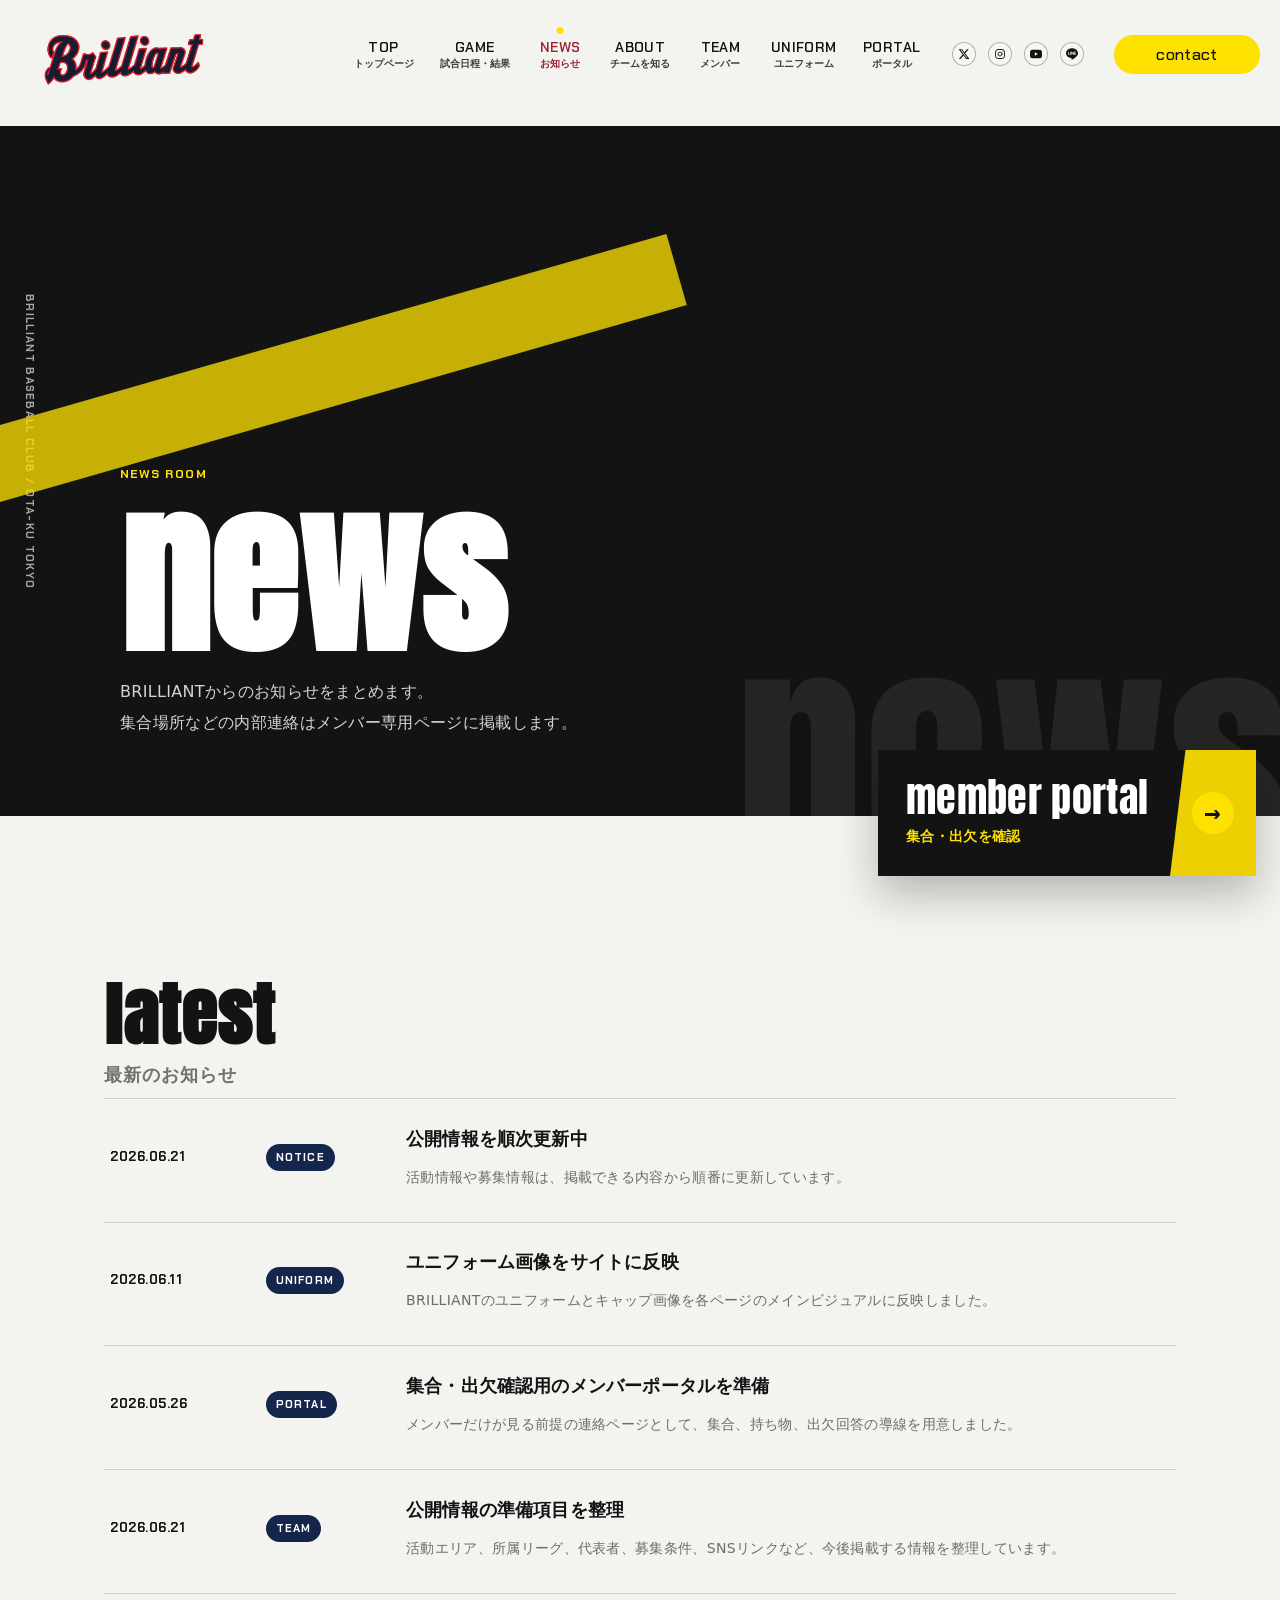
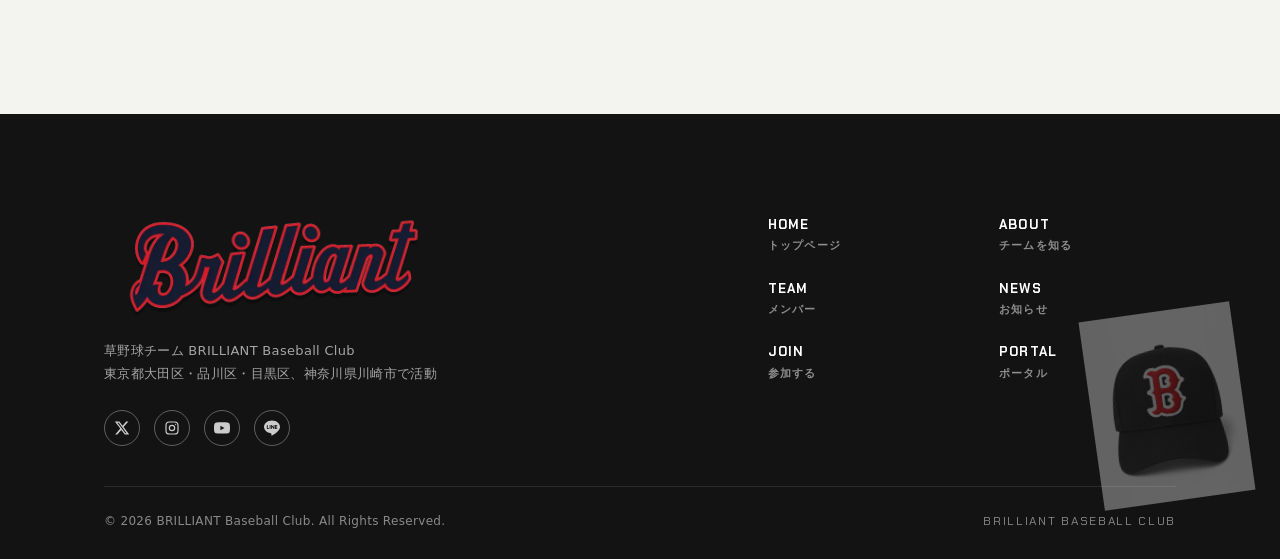
<file: news.html>
<!DOCTYPE html>
<html lang="ja">
<head>
<meta charset="UTF-8">
<meta name="viewport" content="width=device-width, initial-scale=1.0">
<title>NEWS | BRILLIANT お知らせ</title>
<meta name="description" content="BRILLIANTからのお知らせ。活動情報、募集情報、サイト更新情報を順次掲載します。">
<meta property="og:title" content="NEWS | BRILLIANT お知らせ">
<meta property="og:description" content="BRILLIANTからのお知らせ。活動情報、募集情報、サイト更新情報を順次掲載します。">
<meta property="og:image" content="https://328ry.github.io/brilliant-baseball-club/images/ogp.webp">
<meta property="og:type" content="website">
<meta property="og:url" content="https://328ry.github.io/brilliant-baseball-club/news.html">
<meta name="twitter:card" content="summary_large_image">
<meta name="twitter:image" content="https://328ry.github.io/brilliant-baseball-club/images/ogp.webp">
<link rel="icon" href="images/favicon-transparent-192.webp" type="image/webp">
<link rel="preconnect" href="https://fonts.googleapis.com">
<link rel="preconnect" href="https://fonts.gstatic.com" crossorigin>
<link rel="stylesheet" href="https://fonts.googleapis.com/css2?family=Anton&family=Chakra+Petch:wght@400;500;600;700&display=swap">
<link rel="stylesheet" href="style.css">
<link rel="canonical" href="https://328ry.github.io/brilliant-baseball-club/news.html">
<script type="application/ld+json">
{
  "@context": "https://schema.org",
  "@type": "SportsTeam",
  "name": "BRILLIANT",
  "alternateName": "BRILLIANT Baseball Club",
  "sport": "Baseball",
  "foundingDate": "2026-01",
  "areaServed": ["東京都大田区", "東京都品川区", "東京都目黒区", "神奈川県川崎市"]
}
</script>
</head>
<body>
<a class="skip-link" href="#main">メインコンテンツへスキップ</a>

<header class="site-header" data-header>
  <div class="site-header__inner">
    <a href="index.html" class="site-header__logo" aria-label="BRILLIANT ホームへ">
      <img class="site-header__logo-img" src="images/source_20260604_uniform_assets/brilliant-script-logo-transparent-720.webp" alt="BRILLIANT">
    </a>
    <nav class="site-nav" data-nav>
      <ul class="site-nav__list">
        <li><a href="index.html" class="site-nav__link"><span>TOP</span><small>トップページ</small></a></li>
        <li><a href="games.html" class="site-nav__link"><span>GAME</span><small>試合日程・結果</small></a></li>
        <li><a href="news.html" class="site-nav__link is-current active"><span>NEWS</span><small>お知らせ</small></a></li>
        <li><a href="about.html" class="site-nav__link"><span>ABOUT</span><small>チームを知る</small></a></li>
        <li><a href="team.html" class="site-nav__link"><span>TEAM</span><small>メンバー</small></a></li>
        <li><a href="gallery.html" class="site-nav__link"><span>UNIFORM</span><small>ユニフォーム</small></a></li>
        <li><a href="member.html" class="site-nav__link"><span>PORTAL</span><small>ポータル</small></a></li>
        <li class="site-nav__mobile-contact"><a href="join.html" class="site-nav__link site-nav__link--cta"><span>CONTACT</span><small>お問い合わせ</small></a></li>
      </ul>
    <div class="site-nav__socials" aria-label="SNSリンク">
      <a href="join.html#contact" aria-label="X"><svg viewBox="0 0 24 24" fill="currentColor" aria-hidden="true"><path d="M18.244 2.25h3.308l-7.227 8.26 8.502 11.24H16.17l-5.214-6.817L4.99 21.75H1.68l7.73-8.835L1.254 2.25H8.08l4.713 6.231zm-1.161 17.52h1.833L7.084 4.126H5.117z"/></svg></a>
      <a href="join.html#contact" aria-label="Instagram"><svg viewBox="0 0 24 24" fill="none" stroke="currentColor" stroke-width="1.8" stroke-linecap="round" stroke-linejoin="round" aria-hidden="true"><rect x="3" y="3" width="18" height="18" rx="5"/><circle cx="12" cy="12" r="4"/><circle cx="17.5" cy="6.5" r="0.9" fill="currentColor" stroke="none"/></svg></a>
      <a href="join.html#contact" aria-label="YouTube"><svg viewBox="0 0 24 24" fill="currentColor" aria-hidden="true"><path d="M23.5 6.2a3 3 0 0 0-2.1-2.1C19.5 3.5 12 3.5 12 3.5s-7.5 0-9.4.5A3 3 0 0 0 .5 6.2C0 8.1 0 12 0 12s0 3.9.5 5.8a3 3 0 0 0 2.1 2.1c1.9.5 9.4.5 9.4.5s7.5 0 9.4-.5a3 3 0 0 0 2.1-2.1C24 15.9 24 12 24 12s0-3.9-.5-5.8zM9.6 15.5V8.5L15.7 12 9.6 15.5z"/></svg></a>
      <a href="join.html#contact" aria-label="LINE"><svg viewBox="0 0 24 24" fill="currentColor" aria-hidden="true"><path d="M19.37 9.86c.35 0 .63.29.63.63s-.28.63-.63.63h-1.76v1.13h1.76c.35 0 .63.28.63.63 0 .35-.28.63-.63.63h-2.39c-.35 0-.63-.28-.63-.63V8.11c0-.35.28-.63.63-.63h2.39c.35 0 .63.28.63.63 0 .35-.28.63-.63.63h-1.76v1.13h1.76zm-3.86 3.02c0 .27-.17.51-.43.6-.06.02-.13.03-.2.03-.21 0-.39-.09-.51-.25l-2.44-3.32v2.94c0 .35-.28.63-.63.63s-.63-.28-.63-.63V8.11c0-.27.17-.51.43-.6.06-.02.14-.03.2-.03.2 0 .38.1.5.25l2.46 3.33V8.11c0-.35.28-.63.63-.63s.63.28.63.63v4.77zm-5.74 0c0 .35-.28.63-.63.63s-.63-.28-.63-.63V8.11c0-.35.28-.63.63-.63s.63.28.63.63v4.77zm-2.47.63H4.92c-.35 0-.63-.28-.63-.63V8.11c0-.35.28-.63.63-.63s.63.28.63.63v4.14h1.75c.35 0 .63.28.63.63s-.28.63-.63.63M24 10.31C24 4.94 18.62.57 12 .57S0 4.94 0 10.31c0 4.81 4.27 8.84 10.04 9.61.39.08.92.26 1.06.59.12.3.08.77.04 1.08l-.16 1.02c-.05.3-.24 1.19 1.05.65 1.29-.54 6.92-4.08 9.44-6.98C23.18 14.39 24 12.46 24 10.31"/></svg></a>
    </div>
    </nav>
    <div class="site-header__socials" aria-label="SNSリンク">
      <a href="join.html#contact" aria-label="X"><svg viewBox="0 0 24 24" fill="currentColor" aria-hidden="true"><path d="M18.244 2.25h3.308l-7.227 8.26 8.502 11.24H16.17l-5.214-6.817L4.99 21.75H1.68l7.73-8.835L1.254 2.25H8.08l4.713 6.231zm-1.161 17.52h1.833L7.084 4.126H5.117z"/></svg></a>
      <a href="join.html#contact" aria-label="Instagram"><svg viewBox="0 0 24 24" fill="none" stroke="currentColor" stroke-width="1.8" stroke-linecap="round" stroke-linejoin="round" aria-hidden="true"><rect x="3" y="3" width="18" height="18" rx="5"/><circle cx="12" cy="12" r="4"/><circle cx="17.5" cy="6.5" r="0.9" fill="currentColor" stroke="none"/></svg></a>
      <a href="join.html#contact" aria-label="YouTube"><svg viewBox="0 0 24 24" fill="currentColor" aria-hidden="true"><path d="M23.5 6.2a3 3 0 0 0-2.1-2.1C19.5 3.5 12 3.5 12 3.5s-7.5 0-9.4.5A3 3 0 0 0 .5 6.2C0 8.1 0 12 0 12s0 3.9.5 5.8a3 3 0 0 0 2.1 2.1c1.9.5 9.4.5 9.4.5s7.5 0 9.4-.5a3 3 0 0 0 2.1-2.1C24 15.9 24 12 24 12s0-3.9-.5-5.8zM9.6 15.5V8.5L15.7 12 9.6 15.5z"/></svg></a>
      <a href="join.html#contact" aria-label="LINE"><svg viewBox="0 0 24 24" fill="currentColor" aria-hidden="true"><path d="M19.37 9.86c.35 0 .63.29.63.63s-.28.63-.63.63h-1.76v1.13h1.76c.35 0 .63.28.63.63 0 .35-.28.63-.63.63h-2.39c-.35 0-.63-.28-.63-.63V8.11c0-.35.28-.63.63-.63h2.39c.35 0 .63.28.63.63 0 .35-.28.63-.63.63h-1.76v1.13h1.76zm-3.86 3.02c0 .27-.17.51-.43.6-.06.02-.13.03-.2.03-.21 0-.39-.09-.51-.25l-2.44-3.32v2.94c0 .35-.28.63-.63.63s-.63-.28-.63-.63V8.11c0-.27.17-.51.43-.6.06-.02.14-.03.2-.03.2 0 .38.1.5.25l2.46 3.33V8.11c0-.35.28-.63.63-.63s.63.28.63.63v4.77zm-5.74 0c0 .35-.28.63-.63.63s-.63-.28-.63-.63V8.11c0-.35.28-.63.63-.63s.63.28.63.63v4.77zm-2.47.63H4.92c-.35 0-.63-.28-.63-.63V8.11c0-.35.28-.63.63-.63s.63.28.63.63v4.14h1.75c.35 0 .63.28.63.63s-.28.63-.63.63M24 10.31C24 4.94 18.62.57 12 .57S0 4.94 0 10.31c0 4.81 4.27 8.84 10.04 9.61.39.08.92.26 1.06.59.12.3.08.77.04 1.08l-.16 1.02c-.05.3-.24 1.19 1.05.65 1.29-.54 6.92-4.08 9.44-6.98C23.18 14.39 24 12.46 24 10.31"/></svg></a>
    </div>
    <a class="site-header__contact" href="join.html">contact</a>
    <button class="nav-toggle" data-nav-toggle aria-label="メニューを開く" aria-expanded="false">
      <span></span><span></span><span></span>
    </button>
  </div>
</header>

<a class="av-ticket" href="member.html">
  <span>member portal</span>
  <b>集合・出欠を確認</b>
</a>

<main id="main" class="av-subpage av-subpage--news">
<section class="page-hero">
  <div class="page-hero__media">
    <img src="images/source_20260604_uniform_assets/hero-uniform.webp" alt="">
  </div>
  <div class="page-hero__inner">
    <p class="page-hero__eyebrow">NEWS ROOM</p>
    <h1 class="page-hero__title">news</h1>
    <p class="page-hero__lead">BRILLIANTからのお知らせをまとめます。<br>集合場所などの内部連絡はメンバー専用ページに掲載します。</p>
  </div>
</section>

<section class="news-archive js-fadeup fade-in">
  <div class="container">
    <div class="section-head">
      <p class="section-head__eyebrow">LATEST</p>
      <h2 class="section-head__title">最新のお知らせ</h2>
    </div>
    <ul class="news-card-list">
      <li>
        <time>2026.06.21</time>
        <span class="badge badge--news">NOTICE</span>
        <h3>公開情報を順次更新中</h3>
        <p>活動情報や募集情報は、掲載できる内容から順番に更新しています。</p>
      </li>
      <li>
        <time>2026.06.11</time>
        <span class="badge badge--news">UNIFORM</span>
        <h3>ユニフォーム画像をサイトに反映</h3>
        <p>BRILLIANTのユニフォームとキャップ画像を各ページのメインビジュアルに反映しました。</p>
      </li>
      <li>
        <time>2026.05.26</time>
        <span class="badge badge--news">PORTAL</span>
        <h3>集合・出欠確認用のメンバーポータルを準備</h3>
        <p>メンバーだけが見る前提の連絡ページとして、集合、持ち物、出欠回答の導線を用意しました。</p>
      </li>
      <li>
        <time>2026.06.21</time>
        <span class="badge badge--news">TEAM</span>
        <h3>公開情報の準備項目を整理</h3>
        <p>活動エリア、所属リーグ、代表者、募集条件、SNSリンクなど、今後掲載する情報を整理しています。</p>
      </li>
    </ul>
  </div>
</section>
</main>

<footer class="site-footer">
  <div class="container">
    <div class="site-footer__top">
      <div class="site-footer__brand">
        <a href="index.html" class="site-footer__logo site-footer__logo--image" aria-label="BRILLIANT ホームへ"><img src="images/source_20260604_uniform_assets/brilliant-script-logo-transparent-720.webp" alt="BRILLIANT"></a>
        <p class="site-footer__addr">草野球チーム BRILLIANT Baseball Club<br>東京都大田区・品川区・目黒区、神奈川県川崎市で活動</p>
        <ul class="site-footer__socials" aria-label="SNSリンク">
          <li><a href="join.html#contact" aria-label="X"><svg viewBox="0 0 24 24" fill="currentColor" aria-hidden="true"><path d="M18.244 2.25h3.308l-7.227 8.26 8.502 11.24H16.17l-5.214-6.817L4.99 21.75H1.68l7.73-8.835L1.254 2.25H8.08l4.713 6.231zm-1.161 17.52h1.833L7.084 4.126H5.117z"/></svg></a></li>
          <li><a href="join.html#contact" aria-label="Instagram"><svg viewBox="0 0 24 24" fill="none" stroke="currentColor" stroke-width="1.8" stroke-linecap="round" stroke-linejoin="round" aria-hidden="true"><rect x="3" y="3" width="18" height="18" rx="5"/><circle cx="12" cy="12" r="4"/><circle cx="17.5" cy="6.5" r="0.9" fill="currentColor" stroke="none"/></svg></a></li>
          <li><a href="join.html#contact" aria-label="YouTube"><svg viewBox="0 0 24 24" fill="currentColor" aria-hidden="true"><path d="M23.5 6.2a3 3 0 0 0-2.1-2.1C19.5 3.5 12 3.5 12 3.5s-7.5 0-9.4.5A3 3 0 0 0 .5 6.2C0 8.1 0 12 0 12s0 3.9.5 5.8a3 3 0 0 0 2.1 2.1c1.9.5 9.4.5 9.4.5s7.5 0 9.4-.5a3 3 0 0 0 2.1-2.1C24 15.9 24 12 24 12s0-3.9-.5-5.8zM9.6 15.5V8.5L15.7 12 9.6 15.5z"/></svg></a></li>
          <li><a href="join.html#contact" aria-label="LINE"><svg viewBox="0 0 24 24" fill="currentColor" aria-hidden="true"><path d="M19.37 9.86c.35 0 .63.29.63.63s-.28.63-.63.63h-1.76v1.13h1.76c.35 0 .63.28.63.63 0 .35-.28.63-.63.63h-2.39c-.35 0-.63-.28-.63-.63V8.11c0-.35.28-.63.63-.63h2.39c.35 0 .63.28.63.63 0 .35-.28.63-.63.63h-1.76v1.13h1.76zm-3.86 3.02c0 .27-.17.51-.43.6-.06.02-.13.03-.2.03-.21 0-.39-.09-.51-.25l-2.44-3.32v2.94c0 .35-.28.63-.63.63s-.63-.28-.63-.63V8.11c0-.27.17-.51.43-.6.06-.02.14-.03.2-.03.2 0 .38.1.5.25l2.46 3.33V8.11c0-.35.28-.63.63-.63s.63.28.63.63v4.77zm-5.74 0c0 .35-.28.63-.63.63s-.63-.28-.63-.63V8.11c0-.35.28-.63.63-.63s.63.28.63.63v4.77zm-2.47.63H4.92c-.35 0-.63-.28-.63-.63V8.11c0-.35.28-.63.63-.63s.63.28.63.63v4.14h1.75c.35 0 .63.28.63.63s-.28.63-.63.63M24 10.31C24 4.94 18.62.57 12 .57S0 4.94 0 10.31c0 4.81 4.27 8.84 10.04 9.61.39.08.92.26 1.06.59.12.3.08.77.04 1.08l-.16 1.02c-.05.3-.24 1.19 1.05.65 1.29-.54 6.92-4.08 9.44-6.98C23.18 14.39 24 12.46 24 10.31"/></svg></a></li>
        </ul>
      </div>
      <nav class="site-footer__nav" aria-label="フッターナビゲーション">
        <ul>
          <li><a href="index.html"><span>HOME</span><small>トップページ</small></a></li>
          <li><a href="about.html"><span>ABOUT</span><small>チームを知る</small></a></li>
          <li><a href="team.html"><span>TEAM</span><small>メンバー</small></a></li>
          <li><a href="news.html"><span>NEWS</span><small>お知らせ</small></a></li>
          <li><a href="join.html"><span>JOIN</span><small>参加する</small></a></li>
          <li><a href="member.html"><span>PORTAL</span><small>ポータル</small></a></li>
        </ul>
      </nav>
    </div>
    <div class="site-footer__bottom">
      <p>&copy; 2026 BRILLIANT Baseball Club. All Rights Reserved.</p>
      <p class="site-footer__est">BRILLIANT BASEBALL CLUB</p>
    </div>
  </div>
</footer>
<script src="common.js" defer></script>
</body>
</html>
</file>
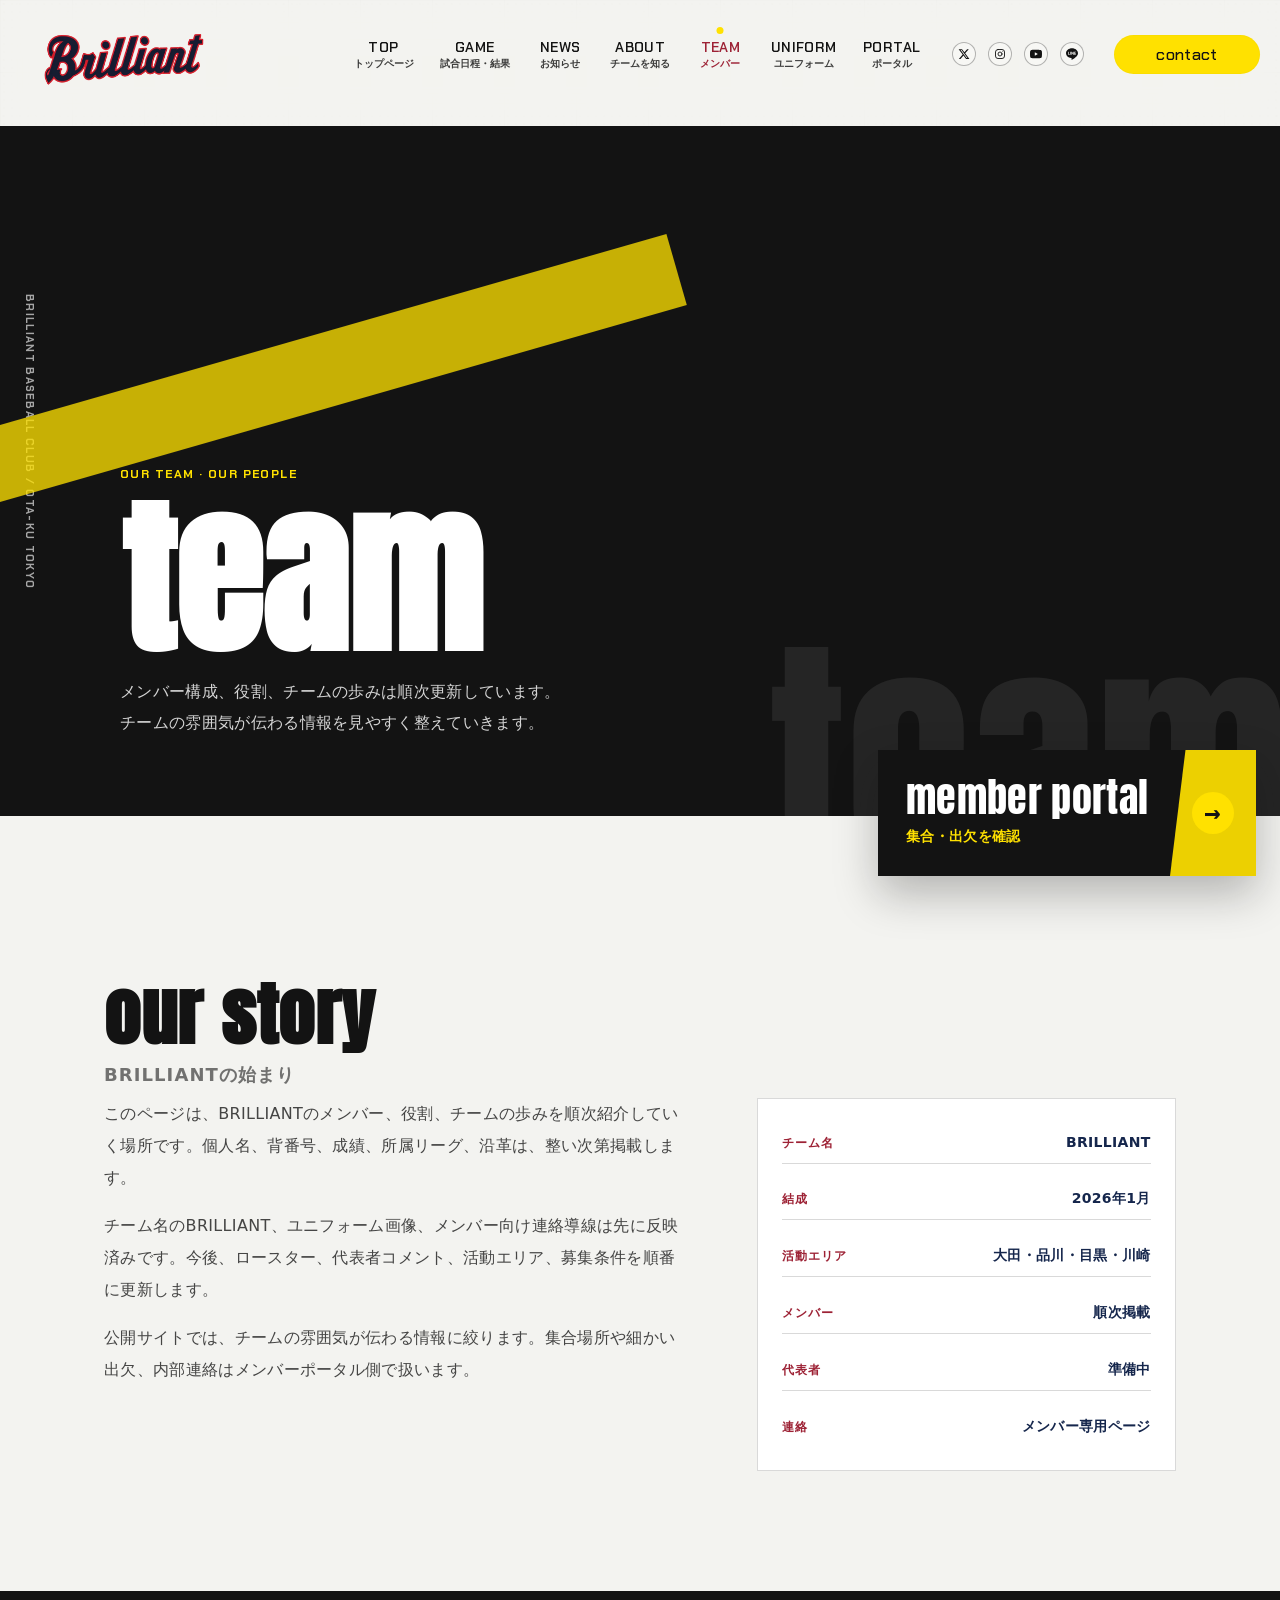
<file: team.html>
<!DOCTYPE html>
<html lang="ja">
<head>
<meta charset="UTF-8">
<meta name="viewport" content="width=device-width, initial-scale=1.0">
<title>TEAM | BRILLIANT チーム紹介</title>
<meta name="description" content="BRILLIANTのメンバー、運営体制、チームの歩み。掲載情報は順次更新します。">
<meta property="og:title" content="TEAM | BRILLIANT メンバー紹介">
<meta property="og:description" content="BRILLIANTのメンバー、運営体制、チームの歩み。">
<meta property="og:image" content="https://328ry.github.io/brilliant-baseball-club/images/ogp.webp">
<meta property="og:type" content="website">
<meta property="og:url" content="https://328ry.github.io/brilliant-baseball-club/team.html">
<meta name="twitter:card" content="summary_large_image">
<meta name="twitter:image" content="https://328ry.github.io/brilliant-baseball-club/images/ogp.webp">
<link rel="icon" href="images/favicon-transparent-192.webp" type="image/webp">
<link rel="preconnect" href="https://fonts.googleapis.com">
<link rel="preconnect" href="https://fonts.gstatic.com" crossorigin>
<link rel="stylesheet" href="https://fonts.googleapis.com/css2?family=Anton&family=Chakra+Petch:wght@400;500;600;700&display=swap">
<link rel="stylesheet" href="style.css">
<link rel="canonical" href="https://328ry.github.io/brilliant-baseball-club/team.html">
<script type="application/ld+json">
{
  "@context": "https://schema.org",
  "@type": "SportsTeam",
  "name": "BRILLIANT",
  "alternateName": "BRILLIANT Baseball Club",
  "sport": "Baseball",
  "foundingDate": "2026-01",
  "areaServed": ["東京都大田区", "東京都品川区", "東京都目黒区", "神奈川県川崎市"]
}
</script>
</head>
<body>
<a class="skip-link" href="#main">メインコンテンツへスキップ</a>

<header class="site-header" data-header>
  <div class="site-header__inner">
    <a href="index.html" class="site-header__logo" aria-label="BRILLIANT ホームへ">
      <img class="site-header__logo-img" src="images/source_20260604_uniform_assets/brilliant-script-logo-transparent-720.webp" alt="BRILLIANT">
    </a>
    <nav class="site-nav" data-nav>
      <ul class="site-nav__list">
        <li><a href="index.html" class="site-nav__link"><span>TOP</span><small>トップページ</small></a></li>
        <li><a href="games.html" class="site-nav__link"><span>GAME</span><small>試合日程・結果</small></a></li>
        <li><a href="news.html" class="site-nav__link"><span>NEWS</span><small>お知らせ</small></a></li>
        <li><a href="about.html" class="site-nav__link"><span>ABOUT</span><small>チームを知る</small></a></li>
        <li><a href="team.html" class="site-nav__link is-current active"><span>TEAM</span><small>メンバー</small></a></li>
        <li><a href="gallery.html" class="site-nav__link"><span>UNIFORM</span><small>ユニフォーム</small></a></li>
        <li><a href="member.html" class="site-nav__link"><span>PORTAL</span><small>ポータル</small></a></li>
        <li class="site-nav__mobile-contact"><a href="join.html" class="site-nav__link site-nav__link--cta"><span>CONTACT</span><small>お問い合わせ</small></a></li>
      </ul>
    <div class="site-nav__socials" aria-label="SNSリンク">
      <a href="join.html#contact" aria-label="X"><svg viewBox="0 0 24 24" fill="currentColor" aria-hidden="true"><path d="M18.244 2.25h3.308l-7.227 8.26 8.502 11.24H16.17l-5.214-6.817L4.99 21.75H1.68l7.73-8.835L1.254 2.25H8.08l4.713 6.231zm-1.161 17.52h1.833L7.084 4.126H5.117z"/></svg></a>
      <a href="join.html#contact" aria-label="Instagram"><svg viewBox="0 0 24 24" fill="none" stroke="currentColor" stroke-width="1.8" stroke-linecap="round" stroke-linejoin="round" aria-hidden="true"><rect x="3" y="3" width="18" height="18" rx="5"/><circle cx="12" cy="12" r="4"/><circle cx="17.5" cy="6.5" r="0.9" fill="currentColor" stroke="none"/></svg></a>
      <a href="join.html#contact" aria-label="YouTube"><svg viewBox="0 0 24 24" fill="currentColor" aria-hidden="true"><path d="M23.5 6.2a3 3 0 0 0-2.1-2.1C19.5 3.5 12 3.5 12 3.5s-7.5 0-9.4.5A3 3 0 0 0 .5 6.2C0 8.1 0 12 0 12s0 3.9.5 5.8a3 3 0 0 0 2.1 2.1c1.9.5 9.4.5 9.4.5s7.5 0 9.4-.5a3 3 0 0 0 2.1-2.1C24 15.9 24 12 24 12s0-3.9-.5-5.8zM9.6 15.5V8.5L15.7 12 9.6 15.5z"/></svg></a>
      <a href="join.html#contact" aria-label="LINE"><svg viewBox="0 0 24 24" fill="currentColor" aria-hidden="true"><path d="M19.37 9.86c.35 0 .63.29.63.63s-.28.63-.63.63h-1.76v1.13h1.76c.35 0 .63.28.63.63 0 .35-.28.63-.63.63h-2.39c-.35 0-.63-.28-.63-.63V8.11c0-.35.28-.63.63-.63h2.39c.35 0 .63.28.63.63 0 .35-.28.63-.63.63h-1.76v1.13h1.76zm-3.86 3.02c0 .27-.17.51-.43.6-.06.02-.13.03-.2.03-.21 0-.39-.09-.51-.25l-2.44-3.32v2.94c0 .35-.28.63-.63.63s-.63-.28-.63-.63V8.11c0-.27.17-.51.43-.6.06-.02.14-.03.2-.03.2 0 .38.1.5.25l2.46 3.33V8.11c0-.35.28-.63.63-.63s.63.28.63.63v4.77zm-5.74 0c0 .35-.28.63-.63.63s-.63-.28-.63-.63V8.11c0-.35.28-.63.63-.63s.63.28.63.63v4.77zm-2.47.63H4.92c-.35 0-.63-.28-.63-.63V8.11c0-.35.28-.63.63-.63s.63.28.63.63v4.14h1.75c.35 0 .63.28.63.63s-.28.63-.63.63M24 10.31C24 4.94 18.62.57 12 .57S0 4.94 0 10.31c0 4.81 4.27 8.84 10.04 9.61.39.08.92.26 1.06.59.12.3.08.77.04 1.08l-.16 1.02c-.05.3-.24 1.19 1.05.65 1.29-.54 6.92-4.08 9.44-6.98C23.18 14.39 24 12.46 24 10.31"/></svg></a>
    </div>
    </nav>
    <div class="site-header__socials" aria-label="SNSリンク">
      <a href="join.html#contact" aria-label="X"><svg viewBox="0 0 24 24" fill="currentColor" aria-hidden="true"><path d="M18.244 2.25h3.308l-7.227 8.26 8.502 11.24H16.17l-5.214-6.817L4.99 21.75H1.68l7.73-8.835L1.254 2.25H8.08l4.713 6.231zm-1.161 17.52h1.833L7.084 4.126H5.117z"/></svg></a>
      <a href="join.html#contact" aria-label="Instagram"><svg viewBox="0 0 24 24" fill="none" stroke="currentColor" stroke-width="1.8" stroke-linecap="round" stroke-linejoin="round" aria-hidden="true"><rect x="3" y="3" width="18" height="18" rx="5"/><circle cx="12" cy="12" r="4"/><circle cx="17.5" cy="6.5" r="0.9" fill="currentColor" stroke="none"/></svg></a>
      <a href="join.html#contact" aria-label="YouTube"><svg viewBox="0 0 24 24" fill="currentColor" aria-hidden="true"><path d="M23.5 6.2a3 3 0 0 0-2.1-2.1C19.5 3.5 12 3.5 12 3.5s-7.5 0-9.4.5A3 3 0 0 0 .5 6.2C0 8.1 0 12 0 12s0 3.9.5 5.8a3 3 0 0 0 2.1 2.1c1.9.5 9.4.5 9.4.5s7.5 0 9.4-.5a3 3 0 0 0 2.1-2.1C24 15.9 24 12 24 12s0-3.9-.5-5.8zM9.6 15.5V8.5L15.7 12 9.6 15.5z"/></svg></a>
      <a href="join.html#contact" aria-label="LINE"><svg viewBox="0 0 24 24" fill="currentColor" aria-hidden="true"><path d="M19.37 9.86c.35 0 .63.29.63.63s-.28.63-.63.63h-1.76v1.13h1.76c.35 0 .63.28.63.63 0 .35-.28.63-.63.63h-2.39c-.35 0-.63-.28-.63-.63V8.11c0-.35.28-.63.63-.63h2.39c.35 0 .63.28.63.63 0 .35-.28.63-.63.63h-1.76v1.13h1.76zm-3.86 3.02c0 .27-.17.51-.43.6-.06.02-.13.03-.2.03-.21 0-.39-.09-.51-.25l-2.44-3.32v2.94c0 .35-.28.63-.63.63s-.63-.28-.63-.63V8.11c0-.27.17-.51.43-.6.06-.02.14-.03.2-.03.2 0 .38.1.5.25l2.46 3.33V8.11c0-.35.28-.63.63-.63s.63.28.63.63v4.77zm-5.74 0c0 .35-.28.63-.63.63s-.63-.28-.63-.63V8.11c0-.35.28-.63.63-.63s.63.28.63.63v4.77zm-2.47.63H4.92c-.35 0-.63-.28-.63-.63V8.11c0-.35.28-.63.63-.63s.63.28.63.63v4.14h1.75c.35 0 .63.28.63.63s-.28.63-.63.63M24 10.31C24 4.94 18.62.57 12 .57S0 4.94 0 10.31c0 4.81 4.27 8.84 10.04 9.61.39.08.92.26 1.06.59.12.3.08.77.04 1.08l-.16 1.02c-.05.3-.24 1.19 1.05.65 1.29-.54 6.92-4.08 9.44-6.98C23.18 14.39 24 12.46 24 10.31"/></svg></a>
    </div>
    <a class="site-header__contact" href="join.html">contact</a>
    <button class="nav-toggle" data-nav-toggle aria-label="メニューを開く" aria-expanded="false">
      <span></span><span></span><span></span>
    </button>
  </div>
</header>

<a class="av-ticket" href="member.html">
  <span>member portal</span>
  <b>集合・出欠を確認</b>
</a>

<main id="main" class="av-subpage av-subpage--team">

<!-- PAGE HERO -->
<section class="page-hero">
  <div class="page-hero__media">
    <img src="images/hero-team.webp" alt="">
  </div>
  <div class="page-hero__inner">
    <p class="page-hero__eyebrow">OUR TEAM &middot; OUR PEOPLE</p>
    <h1 class="page-hero__title">team</h1>
    <p class="page-hero__lead">メンバー構成、役割、チームの歩みは順次更新しています。<br>チームの雰囲気が伝わる情報を見やすく整えていきます。</p>
  </div>
</section>

<!-- TEAM STORY -->
<section class="team-story js-fadeup fade-in">
  <div class="container">
    <div class="section-head">
      <p class="section-head__eyebrow">OUR STORY</p>
      <h2 class="section-head__title">BRILLIANTの始まり</h2>
    </div>
    <div class="team-story__grid">
      <div class="team-story__text">
        <p>このページは、BRILLIANTのメンバー、役割、チームの歩みを順次紹介していく場所です。個人名、背番号、成績、所属リーグ、沿革は、整い次第掲載します。</p>
        <p>チーム名のBRILLIANT、ユニフォーム画像、メンバー向け連絡導線は先に反映済みです。今後、ロースター、代表者コメント、活動エリア、募集条件を順番に更新します。</p>
        <p>公開サイトでは、チームの雰囲気が伝わる情報に絞ります。集合場所や細かい出欠、内部連絡はメンバーポータル側で扱います。</p>
      </div>
      <ul class="team-story__facts">
        <li><span>チーム名</span><b>BRILLIANT</b></li>
        <li><span>結成</span><b>2026年1月</b></li>
        <li><span>活動エリア</span><b>大田・品川・目黒・川崎</b></li>
        <li><span>メンバー</span><b>順次掲載</b></li>
        <li><span>代表者</span><b>準備中</b></li>
        <li><span>連絡</span><b>メンバー専用ページ</b></li>
      </ul>
    </div>
  </div>
</section>

<!-- CAPTAIN MESSAGE -->
<section class="captain-msg js-fadeup fade-in">
  <div class="container">
    <div class="captain-msg__inner">
      <div class="captain-msg__head">
        <p class="captain-msg__eyebrow">MESSAGE</p>
        <h2 class="captain-msg__title">BRILLIANTからの<br>メッセージ</h2>
      </div>
      <div class="captain-msg__body">
        <p>代表者・キャプテンからのメッセージは、準備が整い次第掲載します。</p>
        <p>新しい仲間、対戦相手、応援してくれる方へ向けて、BRILLIANTらしい言葉で更新していきます。</p>
        <p class="captain-msg__sign"><b>BRILLIANT</b></p>
      </div>
    </div>
  </div>
</section>

<!-- ROSTER -->
<section class="roster js-fadeup fade-in">
  <div class="container">
    <div class="section-head">
      <p class="section-head__eyebrow">ROSTER</p>
      <h2 class="section-head__title">ロースター</h2>
    </div>

    <div class="roster-group">
      <h3 class="roster-group__title">ROSTER</h3>
      <ul class="roster-grid">
        <li class="player-card"><span class="player-card__no">--</span><div class="player-card__body"><p class="player-card__name">メンバー紹介</p><p class="player-card__role">氏名・背番号・ポジション</p><p class="player-card__stat">準備中</p></div></li>
        <li class="player-card"><span class="player-card__no">--</span><div class="player-card__body"><p class="player-card__name">代表メッセージ</p><p class="player-card__role">代表 / キャプテン / 連絡担当</p><p class="player-card__stat">準備中</p></div></li>
        <li class="player-card"><span class="player-card__no">--</span><div class="player-card__body"><p class="player-card__name">運営体制</p><p class="player-card__role">スコア / 撮影 / 広報</p><p class="player-card__stat">準備中</p></div></li>
      </ul>
    </div>
  </div>
</section>

<!-- STAFF -->
<section class="staff js-fadeup fade-in">
  <div class="container">
    <div class="section-head">
      <p class="section-head__eyebrow">STAFF</p>
      <h2 class="section-head__title">スタッフ</h2>
    </div>
    <ul class="staff-list">
      <li class="staff-card">
        <p class="staff-card__role">代表・監督</p>
        <p class="staff-card__name">準備中</p>
        <p class="staff-card__bio">氏名、肩書き、コメントは準備が整い次第掲載します。</p>
      </li>
      <li class="staff-card">
        <p class="staff-card__role">連絡担当</p>
        <p class="staff-card__name">準備中</p>
        <p class="staff-card__bio">体験参加、対戦相手募集、問い合わせ対応の窓口を整えています。</p>
      </li>
      <li class="staff-card">
        <p class="staff-card__role">運営・広報</p>
        <p class="staff-card__name">準備中</p>
        <p class="staff-card__bio">スコア、撮影、SNS運用などの役割分担を整理しています。</p>
      </li>
    </ul>
  </div>
</section>

<!-- HISTORY -->
<section class="history js-fadeup fade-in">
  <div class="container">
    <div class="section-head">
      <p class="section-head__eyebrow">HISTORY</p>
      <h2 class="section-head__title">チームの歩み</h2>
    </div>
    <ol class="timeline">
      <li class="timeline__item"><time>2026.01</time><div><b>チーム結成</b><p>2026年1月、蒲田周辺を拠点にチームを結成。初期メンバーやエピソードは順次掲載します。</p></div></li>
      <li class="timeline__item"><time>準備中</time><div><b>ユニフォーム</b><p>現在のユニフォーム画像はサイトへ反映済み。制作年やデザイン背景は後から追記します。</p></div></li>
      <li class="timeline__item"><time>準備中</time><div><b>活動実績</b><p>大会、リーグ、練習試合の実績は、まとまり次第掲載します。</p></div></li>
      <li class="timeline__item"><time>2026</time><div><b>公式サイト整備</b><p>未確定の情報を整理し、公開サイトの内容を順次更新しています。</p></div></li>
    </ol>
  </div>
</section>

<!-- CTA -->
<section class="cta-band js-fadeup fade-in">
  <div class="container">
    <div class="cta-band__inner">
      <div>
        <p class="cta-band__eyebrow">JOIN BRILLIANT</p>
        <h2 class="cta-band__title">参加は、メンバーの<br>紹介から。</h2>
        <p class="cta-band__text">知り合いにメンバーがいたら「野球やりたい」とひとこと。経験は問いません。まずは見学・体験からどうぞ。</p>
      </div>
      <div class="cta-band__action">
        <a href="join.html" class="btn btn--accent">募集要項を見る</a>
      </div>
    </div>
  </div>
</section>

</main>

<footer class="site-footer">
  <div class="container">
    <div class="site-footer__top">
      <div class="site-footer__brand">
        <a href="index.html" class="site-footer__logo site-footer__logo--image" aria-label="BRILLIANT ホームへ"><img src="images/source_20260604_uniform_assets/brilliant-script-logo-transparent-720.webp" alt="BRILLIANT"></a>
        <p class="site-footer__addr">草野球チーム BRILLIANT Baseball Club<br>東京都大田区・品川区・目黒区、神奈川県川崎市で活動</p>
        <ul class="site-footer__socials" aria-label="SNSリンク">
          <li><a href="join.html#contact" aria-label="X"><svg viewBox="0 0 24 24" fill="currentColor" aria-hidden="true"><path d="M18.244 2.25h3.308l-7.227 8.26 8.502 11.24H16.17l-5.214-6.817L4.99 21.75H1.68l7.73-8.835L1.254 2.25H8.08l4.713 6.231zm-1.161 17.52h1.833L7.084 4.126H5.117z"/></svg></a></li>
          <li><a href="join.html#contact" aria-label="Instagram"><svg viewBox="0 0 24 24" fill="none" stroke="currentColor" stroke-width="1.8" stroke-linecap="round" stroke-linejoin="round" aria-hidden="true"><rect x="3" y="3" width="18" height="18" rx="5"/><circle cx="12" cy="12" r="4"/><circle cx="17.5" cy="6.5" r="0.9" fill="currentColor" stroke="none"/></svg></a></li>
          <li><a href="join.html#contact" aria-label="YouTube"><svg viewBox="0 0 24 24" fill="currentColor" aria-hidden="true"><path d="M23.5 6.2a3 3 0 0 0-2.1-2.1C19.5 3.5 12 3.5 12 3.5s-7.5 0-9.4.5A3 3 0 0 0 .5 6.2C0 8.1 0 12 0 12s0 3.9.5 5.8a3 3 0 0 0 2.1 2.1c1.9.5 9.4.5 9.4.5s7.5 0 9.4-.5a3 3 0 0 0 2.1-2.1C24 15.9 24 12 24 12s0-3.9-.5-5.8zM9.6 15.5V8.5L15.7 12 9.6 15.5z"/></svg></a></li>
          <li><a href="join.html#contact" aria-label="LINE"><svg viewBox="0 0 24 24" fill="currentColor" aria-hidden="true"><path d="M19.37 9.86c.35 0 .63.29.63.63s-.28.63-.63.63h-1.76v1.13h1.76c.35 0 .63.28.63.63 0 .35-.28.63-.63.63h-2.39c-.35 0-.63-.28-.63-.63V8.11c0-.35.28-.63.63-.63h2.39c.35 0 .63.28.63.63 0 .35-.28.63-.63.63h-1.76v1.13h1.76zm-3.86 3.02c0 .27-.17.51-.43.6-.06.02-.13.03-.2.03-.21 0-.39-.09-.51-.25l-2.44-3.32v2.94c0 .35-.28.63-.63.63s-.63-.28-.63-.63V8.11c0-.27.17-.51.43-.6.06-.02.14-.03.2-.03.2 0 .38.1.5.25l2.46 3.33V8.11c0-.35.28-.63.63-.63s.63.28.63.63v4.77zm-5.74 0c0 .35-.28.63-.63.63s-.63-.28-.63-.63V8.11c0-.35.28-.63.63-.63s.63.28.63.63v4.77zm-2.47.63H4.92c-.35 0-.63-.28-.63-.63V8.11c0-.35.28-.63.63-.63s.63.28.63.63v4.14h1.75c.35 0 .63.28.63.63s-.28.63-.63.63M24 10.31C24 4.94 18.62.57 12 .57S0 4.94 0 10.31c0 4.81 4.27 8.84 10.04 9.61.39.08.92.26 1.06.59.12.3.08.77.04 1.08l-.16 1.02c-.05.3-.24 1.19 1.05.65 1.29-.54 6.92-4.08 9.44-6.98C23.18 14.39 24 12.46 24 10.31"/></svg></a></li>
        </ul>
      </div>
      <nav class="site-footer__nav" aria-label="フッターナビゲーション">
        <ul>
          <li><a href="index.html"><span>HOME</span><small>トップページ</small></a></li>
          <li><a href="about.html"><span>ABOUT</span><small>チームを知る</small></a></li>
          <li><a href="team.html"><span>TEAM</span><small>メンバー</small></a></li>
          <li><a href="news.html"><span>NEWS</span><small>お知らせ</small></a></li>
          <li><a href="join.html"><span>JOIN</span><small>参加する</small></a></li>
          <li><a href="member.html"><span>PORTAL</span><small>ポータル</small></a></li>
        </ul>
      </nav>
    </div>
    <div class="site-footer__bottom">
      <p>&copy; 2026 BRILLIANT Baseball Club. All Rights Reserved.</p>
      <p class="site-footer__est">BRILLIANT BASEBALL CLUB</p>
    </div>
  </div>
</footer>
<script src="common.js" defer></script>
</body>
</html>
</file>
<file: style.css>
/* ============================================
   BRILLIANT Baseball Club — style.css
   Design tokens: see DESIGN.md
   ============================================ */

:root {
  /* Colors (DESIGN.md §1命名テーマ準拠) */
  --chalk: #FFFFFF;
  --field-navy: #15264C;
  --field-navy-deep: #0A1730;
  --hit-red: #9D2235;
  --leather: #5A3A22;
  --turf-shadow: #F2EFE9;
  --strikeline: #E6E4DF;
  --night: #1A1A1A;
  --dugout: #5A5A55;

  /* Layout */
  --container-max: 1280px;
  --container-pad: 32px;
  --header-h: 80px;

  /* Spacing */
  --sp-xs: 4px;
  --sp-sm: 8px;
  --sp-md: 16px;
  --sp-lg: 24px;
  --sp-xl: 40px;
  --sp-2xl: 64px;
  --sp-3xl: 96px;

  /* Type */
  --ff-jp: system-ui, -apple-system, BlinkMacSystemFont, "Hiragino Kaku Gothic ProN", "Yu Gothic", sans-serif;
  --ff-en: "Chakra Petch", system-ui, sans-serif;
  --ff-mono: ui-monospace, "SFMono-Regular", Menlo, Consolas, monospace;

  /* Animation */
  --ease: cubic-bezier(0.22, 1, 0.14, 1);
  --dur-fast: 0.2s;
  --dur-med: 0.3s;
  --dur-slow: 0.6s;

  /* Radius */
  --r-micro: 3px;
  --r-std: 8px;
}

/* Reset */
*, *::before, *::after { box-sizing: border-box; margin: 0; padding: 0; }
html { scroll-behavior: smooth; -webkit-text-size-adjust: 100%; }
body {
  font-family: var(--ff-jp);
  font-size: 16px;
  line-height: 1.7;
  letter-spacing: 0.04em;
  color: var(--night);
  background: var(--chalk);
  -webkit-font-smoothing: antialiased;
}
img { max-width: 100%; display: block; height: auto; }
a { color: inherit; text-decoration: none; transition: opacity var(--dur-med) var(--ease); }
a:hover { opacity: 0.6; }
button { font: inherit; cursor: pointer; background: none; border: 0; color: inherit; }
ul, ol { list-style: none; }
table { border-collapse: collapse; width: 100%; }
:focus-visible { outline: 2px solid var(--av-black); outline-offset: 2px; border-radius: 2px; }

/* Container */
.container {
  max-width: var(--container-max);
  padding-inline: var(--container-pad);
  margin-inline: auto;
}

/* ============================================
   HEADER
   ============================================ */
.site-header {
  position: sticky;
  top: 0;
  left: 0;
  width: 100%;
  height: var(--header-h);
  background: var(--chalk);
  border-bottom: 1px solid var(--strikeline);
  z-index: 100;
  transition: box-shadow var(--dur-med) var(--ease);
}
.site-header.is-scrolled {
  box-shadow: 0 2px 12px rgba(10, 23, 48, 0.08);
}
.site-header__inner {
  max-width: var(--container-max);
  height: 100%;
  margin-inline: auto;
  padding-inline: var(--container-pad);
  display: flex;
  align-items: center;
  justify-content: space-between;
  gap: var(--sp-xl);
}
.site-header__logo {
  display: flex;
  align-items: center;
  gap: var(--sp-sm);
  font-family: var(--ff-en);
  font-weight: 800;
  letter-spacing: 0.06em;
  color: var(--field-navy);
}
.site-header__logo:hover { opacity: 1; }
.site-header__logo:hover .logo-mark { background: var(--hit-red); }
.site-header__logo-img {
  display: block;
  width: clamp(168px, 15vw, 230px);
  height: auto;
}
.logo-mark {
  display: inline-flex;
  align-items: center;
  justify-content: center;
  width: 36px;
  height: 36px;
  background: var(--field-navy);
  color: var(--chalk);
  font-family: var(--ff-en);
  font-weight: 900;
  font-size: 22px;
  border-radius: var(--r-micro);
  transition: background var(--dur-med) var(--ease);
}
.logo-text { font-size: 22px; }

/* NAV */
.site-nav__list {
  display: flex;
  align-items: center;
  gap: var(--sp-xl);
}
.site-nav__link {
  position: relative;
  font-family: var(--ff-en);
  font-weight: 700;
  font-size: 14px;
  letter-spacing: 0.1em;
  color: var(--field-navy);
  padding-block: 8px;
  display: inline-block;
}
.site-nav__link::after {
  content: "";
  position: absolute;
  left: 0;
  bottom: 0;
  width: 0;
  height: 2px;
  background: var(--hit-red);
  transition: width var(--dur-med) var(--ease);
}
.site-nav__link:hover {
  opacity: 1;
}
.site-nav__link:hover::after,
.site-nav__link.is-current::after {
  width: 100%;
}
.site-nav__link--cta {
  background: var(--field-navy);
  color: var(--chalk);
  padding: 10px 20px;
  border-radius: var(--r-micro);
  transition: background var(--dur-med) var(--ease);
}
.site-nav__link--cta::after { display: none; }
.site-nav__link--cta:hover {
  background: var(--hit-red);
  opacity: 1;
}
.site-nav__link--cta.is-current { background: var(--hit-red); }

/* Nav toggle (mobile) */
.nav-toggle {
  display: none;
  width: 44px;
  height: 44px;
  position: relative;
}
.nav-toggle span {
  position: absolute;
  left: 8px;
  right: 8px;
  height: 2px;
  background: var(--field-navy);
  transition: transform var(--dur-med) var(--ease), opacity var(--dur-fast) var(--ease), top var(--dur-med) var(--ease);
}
.nav-toggle span:nth-child(1) { top: 15px; }
.nav-toggle span:nth-child(2) { top: 22px; }
.nav-toggle span:nth-child(3) { top: 29px; }
.nav-toggle.is-open span:nth-child(1) { top: 22px; transform: rotate(45deg); }
.nav-toggle.is-open span:nth-child(2) { opacity: 0; }
.nav-toggle.is-open span:nth-child(3) { top: 22px; transform: rotate(-45deg); }

/* ============================================
   TOPICS TICKER
   ============================================ */
.topics-ticker {
  background: var(--chalk);
  border-bottom: 1px solid var(--strikeline);
  height: 56px;
  overflow: hidden;
}
.topics-ticker__inner {
  max-width: var(--container-max);
  margin-inline: auto;
  padding-inline: var(--container-pad);
  height: 100%;
  display: flex;
  align-items: center;
  gap: var(--sp-lg);
}
.topics-ticker__label {
  flex: none;
  font-family: var(--ff-en);
  font-weight: 800;
  font-size: 13px;
  letter-spacing: 0.12em;
  color: var(--chalk);
  background: var(--hit-red);
  padding: 6px 12px;
  border-radius: var(--r-micro);
}
.topics-ticker__viewport {
  flex: 1;
  overflow: hidden;
  position: relative;
}
.topics-ticker__list {
  display: flex;
  gap: var(--sp-xl);
  white-space: nowrap;
  animation: ticker-scroll 40s linear infinite;
}
.topics-ticker__list:hover { animation-play-state: paused; }
.topics-ticker__list li {
  display: inline-flex;
  align-items: center;
  gap: var(--sp-md);
  font-size: 14px;
  color: var(--night);
}
.topics-ticker__list time {
  font-family: var(--ff-en);
  font-weight: 500;
  color: var(--dugout);
}
.topics-ticker__list .cat {
  font-family: var(--ff-en);
  font-weight: 700;
  font-size: 11px;
  letter-spacing: 0.08em;
  color: var(--field-navy);
  border: 1px solid var(--strikeline);
  padding: 2px 8px;
  border-radius: var(--r-micro);
}
.topics-ticker__list a:hover { color: var(--hit-red); opacity: 1; }

@keyframes ticker-scroll {
  from { transform: translateX(0); }
  to { transform: translateX(-50%); }
}

/* ============================================
   HERO
   ============================================ */
.hero {
  position: relative;
  height: min(85vh, 720px);
  min-height: 560px;
  overflow: hidden;
  color: var(--chalk);
  display: flex;
  align-items: flex-end;
}
.hero__media {
  position: absolute;
  inset: 0;
  z-index: 0;
  overflow: hidden;
}
.hero__media img {
  width: 100%;
  height: 100%;
  object-fit: cover;
  filter: brightness(0.7);
  animation: hero-zoom 16s ease-out forwards;
}
@keyframes hero-zoom {
  from { transform: scale(1.05); }
  to { transform: scale(1); }
}
.hero__overlay {
  position: absolute;
  inset: 0;
  z-index: 1;
  background: linear-gradient(180deg, rgba(10, 23, 48, 0.2) 0%, rgba(10, 23, 48, 0.6) 100%);
}
.hero__inner {
  position: relative;
  z-index: 2;
  max-width: var(--container-max);
  width: 100%;
  margin-inline: auto;
  padding: var(--sp-xl) var(--container-pad) var(--sp-lg);
}
.hero__eyebrow {
  font-family: var(--ff-en);
  font-weight: 700;
  font-size: 13px;
  letter-spacing: 0.16em;
  color: var(--hit-red);
  text-transform: uppercase;
  margin-bottom: var(--sp-md);
}
.hero__title {
  font-family: var(--ff-jp);
  font-weight: 900;
  font-size: clamp(36px, 5vw, 64px);
  line-height: 1.15;
  letter-spacing: 0.02em;
  margin-bottom: var(--sp-lg);
}
.hero__title span { display: block; opacity: 0; transform: translateY(40px); animation: hero-line var(--dur-slow) var(--ease) forwards; }
.hero__title span:nth-child(1) { animation-delay: 0.2s; }
.hero__title span:nth-child(2) { animation-delay: 0.4s; }
.hero__title span:nth-child(3) { animation-delay: 0.6s; }
@keyframes hero-line { to { opacity: 1; transform: translateY(0); } }

.hero__lead {
  max-width: 640px;
  font-size: 15px;
  line-height: 1.9;
  margin-bottom: var(--sp-xl);
  opacity: 0;
  transform: translateY(20px);
  animation: hero-line var(--dur-slow) var(--ease) 0.9s forwards;
}
.hero__actions {
  display: flex;
  flex-wrap: wrap;
  gap: var(--sp-md);
  opacity: 0;
  transform: translateY(20px);
  animation: hero-line var(--dur-slow) var(--ease) 1.1s forwards;
}
.hero__scroll {
  position: absolute;
  bottom: var(--sp-lg);
  right: var(--container-pad);
  z-index: 2;
  font-family: var(--ff-en);
  font-weight: 700;
  font-size: 11px;
  letter-spacing: 0.2em;
  color: var(--chalk);
  display: flex;
  align-items: center;
  gap: var(--sp-md);
}
.hero__scroll-line {
  display: block;
  width: 60px;
  height: 1px;
  background: var(--chalk);
  position: relative;
  overflow: hidden;
}
.hero__scroll-line::after {
  content: "";
  position: absolute;
  inset: 0;
  background: var(--hit-red);
  transform: translateX(-100%);
  animation: scroll-line 2.4s var(--ease) infinite;
}
@keyframes scroll-line {
  0% { transform: translateX(-100%); }
  50% { transform: translateX(0); }
  100% { transform: translateX(100%); }
}

/* PAGE HERO (下層用) */
.page-hero {
  position: relative;
  height: min(48vh, 420px);
  min-height: 320px;
  overflow: hidden;
  color: var(--chalk);
  display: flex;
  align-items: center;
}
.page-hero__media { position: absolute; inset: 0; z-index: 0; }
.page-hero__media img { width: 100%; height: 100%; object-fit: cover; filter: brightness(0.55); }
.page-hero__media::after {
  content: ""; position: absolute; inset: 0;
  background: linear-gradient(180deg, rgba(5,14,38,0.2), rgba(5,14,38,0.55));
}
.page-hero__inner {
  position: relative; z-index: 2;
  max-width: var(--container-max); width: 100%;
  margin-inline: auto; padding: var(--sp-2xl) var(--container-pad);
}
.page-hero__eyebrow {
  font-family: var(--ff-en); font-weight: 700; font-size: 12px;
  letter-spacing: 0.18em; text-transform: uppercase; color: var(--hit-red);
  margin-bottom: var(--sp-md);
}
.page-hero__title {
  font-family: var(--ff-jp); font-weight: 900;
  font-size: clamp(32px, 5vw, 56px); line-height: 1.2;
  margin-bottom: var(--sp-lg);
}
.page-hero__lead { font-size: 15px; line-height: 1.9; max-width: 620px; }

/* ============================================
   BUTTONS
   ============================================ */
.btn {
  display: inline-flex;
  align-items: center;
  justify-content: center;
  gap: var(--sp-sm);
  padding: 14px 32px;
  font-family: var(--ff-en);
  font-weight: 700;
  font-size: 14px;
  letter-spacing: 0.1em;
  text-transform: uppercase;
  border-radius: var(--r-micro);
  border: 1.5px solid transparent;
  transition: background var(--dur-med) var(--ease), color var(--dur-med) var(--ease), border-color var(--dur-med) var(--ease);
  cursor: pointer;
}
.btn:hover { opacity: 1; }
.btn--primary { background: var(--field-navy); color: var(--chalk); }
.btn--primary:hover { background: var(--hit-red); }
.btn--ghost { background: transparent; color: var(--chalk); border-color: var(--chalk); }
.btn--ghost:hover { background: var(--chalk); color: var(--field-navy); }
.btn--accent { background: var(--hit-red); color: var(--chalk); padding: 16px 40px; font-size: 15px; }
.btn--accent:hover { background: var(--field-navy-deep); }
.btn--block { width: 100%; }

/* ============================================
   SECTION HEAD
   ============================================ */
section { padding-block: clamp(56px, 8vw, 96px); }

.section-head {
  margin-bottom: var(--sp-2xl);
}
.section-head__eyebrow {
  font-family: var(--ff-en);
  font-weight: 700;
  font-size: 13px;
  letter-spacing: 0.16em;
  color: var(--hit-red);
  text-transform: uppercase;
  margin-bottom: var(--sp-sm);
}
.section-head__title {
  font-family: var(--ff-jp);
  font-weight: 900;
  font-size: clamp(26px, 3.6vw, 40px);
  line-height: 1.3;
  color: var(--field-navy);
  position: relative;
  padding-left: var(--sp-md);
}
.section-head__title::before {
  content: "";
  position: absolute;
  left: 0;
  top: 0.18em;
  width: 4px;
  height: 0.95em;
  background: var(--hit-red);
}
.section-head--invert .section-head__title { color: var(--chalk); }
.section-head--invert .section-head__eyebrow { color: var(--hit-red); }

.section-foot {
  margin-top: var(--sp-xl);
  text-align: right;
}
.link-arrow {
  font-family: var(--ff-en);
  font-weight: 700;
  font-size: 13px;
  letter-spacing: 0.1em;
  color: var(--field-navy);
  text-transform: uppercase;
  border-bottom: 1px solid var(--field-navy);
  padding-bottom: 4px;
  transition: color var(--dur-med) var(--ease), border-color var(--dur-med) var(--ease);
}
.link-arrow::after { content: " →"; }
.link-arrow:hover { color: var(--hit-red); border-color: var(--hit-red); opacity: 1; }

/* ============================================
   NEXT MATCH
   ============================================ */
.next-match {
  position: relative;
  color: var(--chalk);
  overflow: hidden;
  background: var(--field-navy-deep);
}
.next-match__bg {
  position: absolute; inset: 0; z-index: 0;
}
.next-match__bg img {
  width: 100%; height: 100%; object-fit: cover;
  opacity: 0.25;
  filter: brightness(0.5) saturate(0.7);
}
.next-match .container { position: relative; z-index: 1; }
.next-match__card {
  background: rgba(10, 23, 48, 0.75);
  backdrop-filter: blur(10px);
  -webkit-backdrop-filter: blur(10px);
  border: 1px solid rgba(255, 255, 255, 0.08);
  border-radius: var(--r-std);
  padding: var(--sp-2xl);
  display: grid;
  gap: var(--sp-xl);
}
.next-match__meta {
  display: flex;
  flex-wrap: wrap;
  align-items: baseline;
  gap: var(--sp-lg);
  padding-bottom: var(--sp-lg);
  border-bottom: 1px solid rgba(255, 255, 255, 0.12);
}
.next-match__date {
  font-family: var(--ff-en);
  font-weight: 900;
  font-size: clamp(36px, 5vw, 56px);
  line-height: 1;
  letter-spacing: 0;
}
.next-match__date span { color: var(--hit-red); margin-inline: 2px; }
.next-match__date .dow {
  font-size: 16px;
  font-weight: 700;
  color: var(--hit-red);
  margin-left: var(--sp-md);
  letter-spacing: 0.16em;
  vertical-align: super;
}
.next-match__time {
  font-family: var(--ff-en);
  font-weight: 700;
  font-size: 18px;
  letter-spacing: 0.08em;
}
.next-match__league {
  font-size: 13px;
  color: rgba(255, 255, 255, 0.7);
}
.next-match__matchup {
  display: grid;
  grid-template-columns: 1fr auto 1fr;
  align-items: center;
  gap: var(--sp-xl);
}
.team {
  text-align: center;
  display: grid;
  gap: var(--sp-sm);
  justify-items: center;
}
.team__mark {
  width: 48px; height: 48px;
  display: inline-flex; align-items: center; justify-content: center;
  font-family: var(--ff-en);
  font-weight: 900;
  font-size: 18px;
  background: var(--hit-red);
  color: var(--chalk);
  border-radius: 50%;
  letter-spacing: 0;
}
.team--away .team__mark { background: rgba(255, 255, 255, 0.18); }
.team__name {
  font-family: var(--ff-en);
  font-weight: 800;
  font-size: clamp(20px, 2.4vw, 28px);
  letter-spacing: 0.04em;
}
.team__sub {
  font-size: 12px;
  color: rgba(255, 255, 255, 0.65);
}
.vs {
  font-family: var(--ff-en);
  font-weight: 800;
  font-size: clamp(28px, 4vw, 44px);
  color: var(--hit-red);
  letter-spacing: 0;
}
.next-match__venue {
  padding-top: var(--sp-lg);
  border-top: 1px solid rgba(255, 255, 255, 0.12);
  display: flex;
  flex-wrap: wrap;
  align-items: baseline;
  gap: var(--sp-md);
}
.next-match__venue p:first-child {
  font-weight: 700;
  font-size: 16px;
}
.next-match__venue .sub {
  font-size: 12px;
  color: rgba(255, 255, 255, 0.6);
}

/* ============================================
   LATEST RESULTS (Result Cards)
   ============================================ */
.latest-results { background: var(--chalk); }
.result-grid {
  display: grid;
  grid-template-columns: repeat(3, 1fr);
  gap: var(--sp-lg);
}
.result-card {
  background: var(--chalk);
  border: 1px solid var(--strikeline);
  border-radius: var(--r-std);
  padding: var(--sp-lg);
  display: grid;
  gap: var(--sp-md);
  transition: transform var(--dur-med) var(--ease), box-shadow var(--dur-med) var(--ease);
}
.result-card:hover {
  transform: translateY(-2px);
  box-shadow: 0 8px 24px rgba(21, 38, 76, 0.08);
}
.result-card__top {
  display: flex;
  justify-content: space-between;
  align-items: center;
}
.result-card__date {
  font-family: var(--ff-en);
  font-weight: 500;
  font-size: 13px;
  color: var(--dugout);
  letter-spacing: 0.06em;
}
.result-card__league {
  font-size: 12px;
  color: var(--dugout);
}
.result-card__venue {
  font-size: 12px;
  color: var(--dugout);
  padding-top: var(--sp-sm);
  border-top: 1px solid var(--strikeline);
}

/* SCORE */
.score {
  background: var(--turf-shadow);
  border-radius: var(--r-micro);
  padding: var(--sp-md);
  display: grid;
  grid-template-columns: 1fr auto 1fr;
  align-items: center;
  gap: var(--sp-sm);
}
.score__side { text-align: center; }
.score__side--home .score__team { color: var(--field-navy); font-weight: 800; }
.score__team {
  font-family: var(--ff-en);
  font-size: 13px;
  font-weight: 700;
  color: var(--dugout);
  margin-bottom: 4px;
  letter-spacing: 0.04em;
}
.score__num {
  font-family: var(--ff-mono);
  font-weight: 700;
  font-size: 32px;
  line-height: 1;
  color: var(--night);
}
.score__sep {
  font-family: var(--ff-en);
  font-weight: 700;
  font-size: 20px;
  color: var(--hit-red);
}

/* BADGES */
.badge {
  display: inline-block;
  font-family: var(--ff-en);
  font-weight: 700;
  font-size: 11px;
  letter-spacing: 0.1em;
  text-transform: uppercase;
  padding: 4px 10px;
  border-radius: var(--r-micro);
  white-space: nowrap;
}
.badge--win { background: var(--hit-red); color: var(--chalk); }
.badge--lose { background: var(--dugout); color: var(--chalk); }
.badge--draw { background: var(--strikeline); color: var(--night); }
.badge--scheduled { background: var(--turf-shadow); color: var(--dugout); border: 1px solid var(--strikeline); }
.badge--game { background: var(--field-navy); color: var(--chalk); }
.badge--news { background: var(--field-navy); color: var(--chalk); }
.badge--practice { background: var(--turf-shadow); color: var(--field-navy); border: 1px solid var(--strikeline); }
.badge--event { background: var(--leather); color: var(--chalk); }

/* ============================================
   PICKUP
   ============================================ */
.pickup { background: var(--turf-shadow); }
.pickup-grid {
  display: grid;
  grid-template-columns: repeat(3, 1fr);
  gap: var(--sp-lg);
}
.pickup-card {
  background: var(--chalk);
  border: 1px solid var(--strikeline);
  border-radius: var(--r-std);
  overflow: hidden;
  transition: transform var(--dur-med) var(--ease), box-shadow var(--dur-med) var(--ease);
}
.pickup-card:hover {
  transform: translateY(-4px);
  box-shadow: 0 12px 32px rgba(21, 38, 76, 0.12);
}
.pickup-card__media {
  position: relative;
  aspect-ratio: 4 / 3;
  overflow: hidden;
}
.pickup-card__media img {
  width: 100%; height: 100%; object-fit: cover;
  filter: brightness(0.85);
  transition: transform var(--dur-slow) var(--ease);
}
.pickup-card:hover .pickup-card__media img { transform: scale(1.05); }
.pickup-card__no {
  position: absolute;
  bottom: var(--sp-md);
  right: var(--sp-md);
  font-family: var(--ff-en);
  font-weight: 900;
  font-size: 64px;
  line-height: 0.9;
  color: var(--chalk);
  text-shadow: 0 2px 12px rgba(0, 0, 0, 0.4);
  letter-spacing: -0.02em;
}
.pickup-card__body { padding: var(--sp-lg); }
.pickup-card__role {
  font-family: var(--ff-en);
  font-weight: 700;
  font-size: 12px;
  letter-spacing: 0.14em;
  color: var(--hit-red);
  text-transform: uppercase;
  margin-bottom: 4px;
}
.pickup-card__name {
  font-size: 22px;
  font-weight: 700;
  color: var(--field-navy);
  margin-bottom: var(--sp-md);
}
.pickup-card__stat {
  display: flex;
  align-items: baseline;
  gap: var(--sp-sm);
  margin-bottom: var(--sp-md);
  padding-block: var(--sp-sm);
  border-block: 1px solid var(--strikeline);
}
.pickup-card__stat span { font-size: 12px; color: var(--dugout); }
.pickup-card__stat b {
  font-family: var(--ff-mono);
  font-size: 24px;
  font-weight: 700;
  color: var(--night);
}
.pickup-card__comment { font-size: 13px; color: var(--dugout); line-height: 1.7; }

/* ============================================
   CULTURE BLOCK (split content)
   ============================================ */
.culture { background: var(--chalk); }
.culture-block {
  display: grid;
  grid-template-columns: 1.1fr 1fr;
  gap: var(--sp-2xl);
  align-items: center;
  margin-bottom: var(--sp-3xl);
}
.culture-block:last-child { margin-bottom: 0; }
.culture-block--reverse { grid-template-columns: 1fr 1.1fr; }
.culture-block--reverse .culture-block__media { order: 2; }
.culture-block--reverse .culture-block__body { order: 1; }
.culture-block__media {
  aspect-ratio: 4 / 3;
  overflow: hidden;
  border-radius: var(--r-std);
}
.culture-block__media img {
  width: 100%; height: 100%; object-fit: cover;
  transition: transform 1.2s var(--ease);
}
.culture-block:hover .culture-block__media img { transform: scale(1.04); }
.culture-block__num {
  font-family: var(--ff-en);
  font-weight: 900;
  font-size: 56px;
  line-height: 1;
  color: var(--hit-red);
  margin-bottom: var(--sp-md);
}
.culture-block__title {
  font-size: clamp(22px, 2.6vw, 30px);
  font-weight: 800;
  line-height: 1.5;
  color: var(--field-navy);
  margin-bottom: var(--sp-lg);
}
.culture-block__text {
  font-size: 15px;
  line-height: 1.95;
  color: var(--night);
}

/* ============================================
   SCHEDULE TABLE
   ============================================ */
.schedule { background: var(--turf-shadow); }
.schedule-table, .match-table, .record-table {
  width: 100%;
  background: var(--chalk);
  border-radius: var(--r-std);
  border: 1px solid var(--strikeline);
  overflow: hidden;
  font-size: 14px;
}
.schedule-table th, .match-table th, .record-table th {
  text-align: left;
  background: var(--field-navy);
  color: var(--chalk);
  font-family: var(--ff-en);
  font-weight: 700;
  font-size: 12px;
  letter-spacing: 0.1em;
  text-transform: uppercase;
  padding: 14px var(--sp-md);
}
.schedule-table td, .match-table td, .record-table td {
  padding: 14px var(--sp-md);
  border-top: 1px solid var(--strikeline);
  vertical-align: middle;
}
.schedule-table tr:hover td, .match-table tr:hover td, .record-table tr:hover td {
  background: var(--turf-shadow);
}
.schedule-table td:first-child, .match-table td:first-child, .record-table td:first-child {
  font-family: var(--ff-en);
  font-weight: 700;
  color: var(--field-navy);
}
.match-table td:nth-child(2),
.record-table td:nth-child(1) { font-family: var(--ff-en); font-weight: 700; }
.record-table td:nth-child(2),
.record-table td:nth-child(3),
.record-table td:nth-child(4),
.record-table td:nth-child(5) {
  font-family: var(--ff-mono);
  font-weight: 500;
}
.table-wrap { overflow-x: auto; }

/* ============================================
   NEWS LIST
   ============================================ */
.news { background: var(--turf-shadow); }
.news-list {
  background: var(--chalk);
  border: 1px solid var(--strikeline);
  border-radius: var(--r-std);
  overflow: hidden;
}
.news-list li {
  display: flex;
  align-items: center;
  gap: var(--sp-lg);
  padding: var(--sp-lg);
  border-bottom: 1px solid var(--strikeline);
  transition: background var(--dur-fast) var(--ease);
}
.news-list li:last-child { border-bottom: 0; }
.news-list li:hover { background: var(--turf-shadow); }
.news-list time {
  flex: none;
  font-family: var(--ff-en);
  font-weight: 700;
  font-size: 13px;
  color: var(--field-navy);
  letter-spacing: 0.06em;
}
.news-list .cat {
  flex: none;
  font-family: var(--ff-en);
  font-weight: 700;
  font-size: 11px;
  letter-spacing: 0.1em;
  color: var(--hit-red);
  border: 1px solid var(--hit-red);
  padding: 2px 8px;
  border-radius: var(--r-micro);
  text-transform: uppercase;
}
.news-list a {
  flex: 1;
  font-size: 14px;
  color: var(--night);
  line-height: 1.6;
}
.news-list a:hover { color: var(--hit-red); opacity: 1; }

/* ============================================
   SNS / CHANNEL
   ============================================ */
.sns { background: var(--field-navy-deep); color: var(--chalk); }
.sns-list {
  display: grid;
  grid-template-columns: repeat(4, 1fr);
  gap: var(--sp-md);
}
.sns-list a {
  display: flex;
  align-items: center;
  gap: var(--sp-md);
  padding: var(--sp-lg);
  background: rgba(255, 255, 255, 0.04);
  border: 1px solid rgba(255, 255, 255, 0.08);
  border-radius: var(--r-std);
  color: var(--chalk);
  transition: background var(--dur-med) var(--ease), border-color var(--dur-med) var(--ease);
}
.sns-list a:hover {
  background: var(--hit-red);
  border-color: var(--hit-red);
  opacity: 1;
}
.sns-list svg { flex: none; }
.sns-list span {
  font-size: 14px;
  font-weight: 500;
  letter-spacing: 0.02em;
}

/* ============================================
   CTA BAND
   ============================================ */
.cta-band { background: var(--field-navy); color: var(--chalk); }
.cta-band__inner {
  display: grid;
  grid-template-columns: 1.4fr auto;
  gap: var(--sp-2xl);
  align-items: center;
}
.cta-band__eyebrow {
  font-family: var(--ff-en);
  font-weight: 700;
  font-size: 13px;
  letter-spacing: 0.16em;
  color: var(--hit-red);
  text-transform: uppercase;
  margin-bottom: var(--sp-sm);
}
.cta-band__title {
  font-size: clamp(24px, 3vw, 36px);
  font-weight: 800;
  line-height: 1.4;
  margin-bottom: var(--sp-md);
}
.cta-band__text { font-size: 14px; opacity: 0.85; line-height: 1.8; }

/* ============================================
   FOOTER
   ============================================ */
.site-footer {
  background: var(--field-navy-deep);
  color: var(--chalk);
  padding-block: var(--sp-2xl) var(--sp-lg);
}
.site-footer__top {
  display: grid;
  grid-template-columns: 1.4fr 1fr;
  gap: var(--sp-2xl);
  padding-bottom: var(--sp-xl);
  border-bottom: 1px solid rgba(255, 255, 255, 0.1);
}
.site-footer__logo {
  font-family: var(--ff-en);
  font-weight: 800;
  font-size: 22px;
  letter-spacing: 0.06em;
  display: flex;
  align-items: center;
  gap: var(--sp-sm);
  margin-bottom: var(--sp-md);
}

.site-footer__logo--image {
  width: min(330px, 100%);
  padding: 0;
  background: transparent;
  border: 0;
}

.site-footer__logo--image img {
  width: 100%;
  height: auto;
}
.site-footer__addr {
  font-size: 13px;
  line-height: 1.8;
  color: rgba(255, 255, 255, 0.7);
}
.site-footer__nav ul {
  display: flex;
  flex-wrap: wrap;
  gap: var(--sp-lg);
  justify-content: flex-end;
}
.site-footer__nav a {
  font-family: var(--ff-en);
  font-weight: 700;
  font-size: 13px;
  letter-spacing: 0.1em;
}
.site-footer__bottom {
  display: flex;
  justify-content: space-between;
  align-items: center;
  padding-top: var(--sp-lg);
  font-size: 12px;
  color: rgba(255, 255, 255, 0.5);
}
.site-footer__est {
  font-family: var(--ff-en);
  letter-spacing: 0.14em;
}

/* ============================================
   PAGE-SPECIFIC: TEAM
   ============================================ */
.team-story { background: var(--chalk); }
.team-story__grid {
  display: grid;
  grid-template-columns: 1.4fr 1fr;
  gap: var(--sp-2xl);
}
.team-story__text p {
  font-size: 15px;
  line-height: 1.95;
  margin-bottom: var(--sp-md);
}
.team-story__facts {
  background: var(--turf-shadow);
  border-radius: var(--r-std);
  padding: var(--sp-lg);
  display: grid;
  gap: var(--sp-md);
}
.team-story__facts li {
  display: flex;
  justify-content: space-between;
  align-items: baseline;
  gap: var(--sp-md);
  padding-block: var(--sp-sm);
  border-bottom: 1px solid var(--strikeline);
}
.team-story__facts li:last-child { border-bottom: 0; }
.team-story__facts span {
  font-family: var(--ff-en);
  font-weight: 700;
  font-size: 12px;
  letter-spacing: 0.1em;
  color: var(--dugout);
  text-transform: uppercase;
}
.team-story__facts b {
  font-size: 14px;
  font-weight: 700;
  color: var(--field-navy);
  text-align: right;
}

/* CAPTAIN MSG */
.captain-msg { background: var(--turf-shadow); }
.captain-msg__inner {
  background: var(--chalk);
  border-radius: var(--r-std);
  border: 1px solid var(--strikeline);
  padding: clamp(40px, 6vw, 80px);
  max-width: 960px;
  margin-inline: auto;
  display: grid;
  gap: var(--sp-xl);
}
.captain-msg__eyebrow {
  font-family: var(--ff-en);
  font-weight: 700;
  font-size: 13px;
  letter-spacing: 0.16em;
  color: var(--hit-red);
  text-transform: uppercase;
  margin-bottom: var(--sp-md);
}
.captain-msg__title {
  font-size: clamp(26px, 3.4vw, 38px);
  font-weight: 800;
  line-height: 1.5;
  color: var(--field-navy);
}
.captain-msg__body p {
  font-size: 15px;
  line-height: 1.95;
  margin-bottom: var(--sp-md);
}
.captain-msg__sign {
  text-align: right;
  margin-top: var(--sp-lg);
  padding-top: var(--sp-lg);
  border-top: 1px solid var(--strikeline);
  font-size: 14px;
  color: var(--dugout);
}
.captain-msg__sign b {
  font-size: 16px;
  color: var(--field-navy);
  margin-inline: 4px;
}

/* ROSTER */
.roster { background: var(--chalk); }
.roster-group { margin-bottom: var(--sp-2xl); }
.roster-group:last-child { margin-bottom: 0; }
.roster-group__title {
  font-family: var(--ff-en);
  font-weight: 800;
  font-size: 16px;
  letter-spacing: 0.14em;
  text-transform: uppercase;
  color: var(--field-navy);
  margin-bottom: var(--sp-md);
  padding-bottom: var(--sp-sm);
  border-bottom: 2px solid var(--field-navy);
}
.roster-grid {
  display: grid;
  grid-template-columns: repeat(auto-fill, minmax(240px, 1fr));
  gap: var(--sp-md);
}
.player-card {
  background: var(--chalk);
  border: 1px solid var(--strikeline);
  border-radius: var(--r-std);
  padding: var(--sp-lg);
  display: flex;
  gap: var(--sp-md);
  align-items: center;
  transition: transform var(--dur-med) var(--ease), box-shadow var(--dur-med) var(--ease), border-color var(--dur-med) var(--ease);
}
.player-card:hover {
  transform: translateY(-2px);
  border-color: var(--field-navy);
  box-shadow: 0 8px 24px rgba(21, 38, 76, 0.08);
}
.player-card__no {
  font-family: var(--ff-en);
  font-weight: 900;
  font-size: 56px;
  line-height: 1;
  color: var(--field-navy);
  letter-spacing: -0.02em;
  flex: none;
  width: 70px;
  text-align: center;
}
.player-card:hover .player-card__no { color: var(--hit-red); }
.player-card__name {
  font-size: 18px;
  font-weight: 700;
  color: var(--night);
  margin-bottom: 2px;
}
.player-card__role {
  font-size: 12px;
  color: var(--dugout);
  margin-bottom: 4px;
}
.player-card__stat {
  font-family: var(--ff-mono);
  font-size: 12px;
  font-weight: 500;
  color: var(--field-navy);
}

/* STAFF */
.staff { background: var(--turf-shadow); }
.staff-list {
  display: grid;
  grid-template-columns: repeat(3, 1fr);
  gap: var(--sp-lg);
}
.staff-card {
  background: var(--chalk);
  border: 1px solid var(--strikeline);
  border-radius: var(--r-std);
  padding: var(--sp-lg);
}
.staff-card__role {
  font-family: var(--ff-en);
  font-weight: 700;
  font-size: 12px;
  letter-spacing: 0.14em;
  color: var(--hit-red);
  text-transform: uppercase;
  margin-bottom: var(--sp-sm);
}
.staff-card__name {
  font-size: 20px;
  font-weight: 700;
  color: var(--field-navy);
  margin-bottom: var(--sp-md);
}
.staff-card__bio { font-size: 13px; line-height: 1.8; color: var(--night); }

/* HISTORY */
.history { background: var(--chalk); }
.timeline {
  position: relative;
  padding-left: var(--sp-xl);
}
.timeline::before {
  content: "";
  position: absolute;
  left: 12px;
  top: 0;
  bottom: 0;
  width: 1px;
  background: var(--strikeline);
}
.timeline__item {
  position: relative;
  padding-bottom: var(--sp-lg);
  display: grid;
  grid-template-columns: 80px 1fr;
  gap: var(--sp-lg);
}
.timeline__item::before {
  content: "";
  position: absolute;
  left: 4px;
  top: 8px;
  width: 16px;
  height: 16px;
  border-radius: 50%;
  background: var(--chalk);
  border: 3px solid var(--hit-red);
  margin-left: -22px;
}
.timeline__item time {
  font-family: var(--ff-en);
  font-weight: 800;
  font-size: 20px;
  color: var(--field-navy);
  letter-spacing: 0.04em;
}
.timeline__item b {
  display: block;
  font-size: 16px;
  font-weight: 700;
  color: var(--field-navy);
  margin-bottom: 4px;
}
.timeline__item p { font-size: 14px; color: var(--night); line-height: 1.8; }

/* ============================================
   PAGE-SPECIFIC: GAMES (Stats)
   ============================================ */
.season-stats { background: var(--turf-shadow); }
.stats-grid {
  display: grid;
  grid-template-columns: repeat(4, 1fr);
  gap: var(--sp-md);
}
.stats-card {
  background: var(--chalk);
  border: 1px solid var(--strikeline);
  border-radius: var(--r-std);
  padding: var(--sp-lg);
  text-align: left;
  position: relative;
}
.stats-card::before {
  content: "";
  position: absolute;
  top: 0; left: var(--sp-lg);
  width: 24px;
  height: 3px;
  background: var(--hit-red);
}
.stats-card__label {
  font-family: var(--ff-en);
  font-weight: 700;
  font-size: 12px;
  letter-spacing: 0.14em;
  text-transform: uppercase;
  color: var(--dugout);
  margin-bottom: var(--sp-sm);
}
.stats-card__num {
  font-family: var(--ff-mono);
  font-weight: 700;
  font-size: 36px;
  line-height: 1;
  color: var(--field-navy);
  margin-bottom: var(--sp-sm);
}
.stats-card__num b { color: var(--night); }
.stats-card__num span {
  font-family: var(--ff-en);
  font-size: 16px;
  color: var(--dugout);
  margin-inline: 2px;
}
.stats-card__sub { font-size: 12px; color: var(--dugout); }

.past-results { background: var(--chalk); }

/* ============================================
   PAGE-SPECIFIC: GALLERY
   ============================================ */
.gallery-filter { background: var(--chalk); padding-block: var(--sp-xl) 0; }
.filter-tabs {
  display: flex;
  flex-wrap: wrap;
  gap: var(--sp-sm);
  border-bottom: 1px solid var(--strikeline);
  padding-bottom: var(--sp-md);
}
.filter-tabs__btn {
  font-family: var(--ff-en);
  font-weight: 700;
  font-size: 13px;
  letter-spacing: 0.1em;
  color: var(--dugout);
  padding: 10px 18px;
  border-radius: var(--r-micro);
  border: 1px solid var(--strikeline);
  background: var(--chalk);
  transition: background var(--dur-med) var(--ease), color var(--dur-med) var(--ease), border-color var(--dur-med) var(--ease);
}
.filter-tabs__btn:hover { color: var(--field-navy); border-color: var(--field-navy); }
.filter-tabs__btn.is-active {
  background: var(--field-navy);
  color: var(--chalk);
  border-color: var(--field-navy);
}

.gallery { background: var(--chalk); padding-block: var(--sp-lg) clamp(56px, 8vw, 96px); }
.gallery-grid {
  display: grid;
  grid-template-columns: repeat(3, 1fr);
  grid-auto-flow: dense;
  gap: var(--sp-md);
}
.gallery-item {
  border-radius: var(--r-std);
  overflow: hidden;
  position: relative;
  background: var(--turf-shadow);
  transition: transform var(--dur-med) var(--ease), opacity var(--dur-med) var(--ease);
}
.gallery-item.is-hidden { display: none; }
.gallery-item--wide { grid-column: span 2; }
.gallery-item--tall { grid-row: span 2; }
.gallery-item figure { position: relative; height: 100%; }
.gallery-item img {
  width: 100%;
  height: 100%;
  aspect-ratio: 4 / 3;
  object-fit: cover;
  transition: transform 0.8s var(--ease), filter var(--dur-med) var(--ease);
}
.gallery-item--tall img { aspect-ratio: 4 / 5; }
.gallery-item:hover img { transform: scale(1.05); }
.gallery-item figcaption {
  position: absolute;
  inset: auto 0 0 0;
  background: linear-gradient(0deg, rgba(5,14,38,0.85) 0%, transparent 100%);
  color: var(--chalk);
  padding: var(--sp-lg) var(--sp-md) var(--sp-md);
  font-size: 13px;
  font-weight: 500;
  opacity: 0;
  transform: translateY(10px);
  transition: opacity var(--dur-med) var(--ease), transform var(--dur-med) var(--ease);
}
.gallery-item:hover figcaption { opacity: 1; transform: translateY(0); }
.gallery-item figcaption span {
  display: inline-block;
  font-family: var(--ff-en);
  font-weight: 700;
  font-size: 10px;
  letter-spacing: 0.14em;
  background: var(--hit-red);
  padding: 2px 8px;
  border-radius: var(--r-micro);
  margin-right: var(--sp-sm);
}
.gallery-note { margin-top: var(--sp-xl); font-size: 12px; color: var(--dugout); text-align: center; }

/* ============================================
   PAGE-SPECIFIC: ABOUT / NEWS / MEMBER
   ============================================ */
.hidden { display: none !important; }

.about-values,
.news-archive,
.member-login {
  background: var(--chalk);
}

.value-grid,
.news-card-list {
  display: grid;
  grid-template-columns: repeat(3, 1fr);
  gap: var(--sp-lg);
}

.value-grid li,
.news-card-list li,
.member-card,
.member-login__box {
  border: 1px solid var(--strikeline);
  border-radius: var(--r-std);
  background: var(--chalk);
}

.value-grid li {
  padding: var(--sp-xl);
}

.value-grid span {
  display: block;
  font-family: var(--ff-en);
  font-size: 44px;
  font-weight: 900;
  line-height: 1;
  color: var(--hit-red);
  margin-bottom: var(--sp-md);
}

.value-grid h3,
.news-card-list h3 {
  color: var(--field-navy);
  font-size: 20px;
  font-weight: 800;
  margin-bottom: var(--sp-sm);
}

.value-grid p,
.news-card-list p {
  color: var(--dugout);
  font-size: 14px;
  line-height: 1.8;
  margin-bottom: 0;
}

.news-card-list {
  grid-template-columns: repeat(2, 1fr);
}

.news-card-list li {
  display: grid;
  gap: var(--sp-sm);
  padding: var(--sp-lg);
}

.news-card-list time {
  font-family: var(--ff-en);
  color: var(--dugout);
  font-size: 13px;
  font-weight: 700;
  letter-spacing: 0.08em;
}

.news-card-list .badge {
  width: fit-content;
}

.member-hero {
  background: var(--field-navy-deep);
  color: var(--chalk);
  padding-block: clamp(56px, 8vw, 96px);
}

.member-hero__grid {
  display: grid;
  grid-template-columns: minmax(0, 1fr) auto;
  gap: var(--sp-xl);
  align-items: end;
}

.member-hero h1 {
  font-size: clamp(32px, 5vw, 56px);
  line-height: 1.15;
  margin-bottom: var(--sp-md);
}

.member-hero p:not(.section-head__eyebrow) {
  max-width: 700px;
  color: rgba(255, 255, 255, 0.78);
  line-height: 1.9;
  margin-bottom: 0;
}

.member-status {
  border: 1px solid rgba(255,255,255,0.22);
  border-radius: var(--r-std);
  padding: 12px 16px;
  color: var(--chalk);
  font-size: 13px;
  font-weight: 800;
}

.member-login__box {
  display: grid;
  grid-template-columns: 1fr minmax(280px, 420px);
  gap: var(--sp-2xl);
  align-items: center;
  padding: var(--sp-xl);
}

.member-login__box h2,
.member-card h2 {
  color: var(--field-navy);
  font-size: clamp(22px, 2.8vw, 30px);
  font-weight: 800;
  line-height: 1.35;
  margin-bottom: var(--sp-md);
}

.member-login__box p {
  color: var(--dugout);
  line-height: 1.8;
  margin-bottom: 0;
}

.member-login__form,
.member-comment {
  display: grid;
  gap: var(--sp-sm);
}

.member-login__form label,
.member-comment {
  color: var(--dugout);
  font-size: 13px;
  font-weight: 800;
}

.member-login__form input,
.member-comment textarea {
  border: 1px solid var(--strikeline);
  border-radius: var(--r-micro);
  padding: 12px 14px;
  color: var(--night);
  background: var(--chalk);
}

.member-dashboard {
  background: var(--turf-shadow);
}

.member-dashboard__grid {
  display: grid;
  grid-template-columns: minmax(0, 1.3fr) minmax(320px, 0.7fr);
  gap: var(--sp-lg);
}

.member-card {
  padding: var(--sp-lg);
}

.member-card--primary {
  grid-row: span 2;
}

.member-card__head {
  display: flex;
  justify-content: space-between;
  gap: var(--sp-md);
  align-items: start;
}

.member-detail {
  display: grid;
  grid-template-columns: repeat(2, minmax(0, 1fr));
  gap: var(--sp-sm);
  margin-bottom: var(--sp-lg);
}

.member-detail div {
  border: 1px solid var(--strikeline);
  border-radius: var(--r-micro);
  background: var(--turf-shadow);
  padding: 12px;
}

.member-detail dt {
  color: var(--dugout);
  font-size: 12px;
  font-weight: 800;
  margin-bottom: 4px;
}

.member-detail dd {
  color: var(--field-navy);
  font-weight: 800;
  margin: 0;
}

.member-note,
.form-note {
  color: var(--dugout);
  font-size: 13px;
  line-height: 1.7;
}

.member-actions {
  display: flex;
  flex-wrap: wrap;
  gap: var(--sp-sm);
}

.attendance-switch {
  display: grid;
  grid-template-columns: repeat(3, 1fr);
  gap: var(--sp-sm);
  margin-bottom: var(--sp-md);
}

.attendance-switch button {
  min-height: 48px;
  border: 1px solid var(--strikeline);
  border-radius: var(--r-micro);
  background: var(--chalk);
  color: var(--field-navy);
  font-weight: 800;
}

.attendance-switch button.is-active {
  background: var(--field-navy);
  color: var(--chalk);
  border-color: var(--field-navy);
}

.attendance-count-grid {
  display: grid;
  grid-template-columns: repeat(3, 1fr);
  gap: var(--sp-sm);
  margin-bottom: var(--sp-md);
}

.attendance-count-grid div {
  border-radius: var(--r-micro);
  background: var(--turf-shadow);
  padding: 12px;
  text-align: center;
}

.attendance-count-grid strong,
.attendance-count-grid span {
  display: block;
}

.attendance-count-grid strong {
  color: var(--field-navy);
  font-family: var(--ff-mono);
  font-size: 28px;
  line-height: 1;
}

.attendance-count-grid span {
  color: var(--dugout);
  font-size: 12px;
  font-weight: 800;
  margin-top: 4px;
}

.member-notices,
.attendance-list {
  display: grid;
  gap: var(--sp-sm);
}

.member-notices li,
.attendance-list li {
  border: 1px solid var(--strikeline);
  border-radius: var(--r-micro);
  background: var(--turf-shadow);
  padding: 12px;
}

.member-notices time {
  display: block;
  color: var(--hit-red);
  font-family: var(--ff-en);
  font-size: 12px;
  font-weight: 800;
  letter-spacing: 0.08em;
  margin-bottom: 4px;
}

.member-notices p,
.attendance-list p {
  color: var(--dugout);
  font-size: 13px;
  line-height: 1.7;
  margin-bottom: 0;
}

.attendance-list li {
  display: grid;
  grid-template-columns: 80px 72px minmax(0, 1fr);
  gap: var(--sp-sm);
  align-items: start;
}

.attendance-list b {
  color: var(--field-navy);
}

.attendance-list span {
  border-radius: var(--r-micro);
  background: var(--field-navy);
  color: var(--chalk);
  padding: 3px 8px;
  text-align: center;
  font-size: 12px;
  font-weight: 800;
}

/* ============================================
   PAGE-SPECIFIC: JOIN
   ============================================ */
.recruit-types { background: var(--chalk); }
.recruit-grid {
  display: grid;
  grid-template-columns: repeat(3, 1fr);
  gap: var(--sp-lg);
}
.recruit-card {
  background: var(--chalk);
  border: 1px solid var(--strikeline);
  border-radius: var(--r-std);
  padding: var(--sp-xl);
  transition: transform var(--dur-med) var(--ease), box-shadow var(--dur-med) var(--ease), border-color var(--dur-med) var(--ease);
}
.recruit-card:hover {
  transform: translateY(-4px);
  box-shadow: 0 12px 32px rgba(21, 38, 76, 0.1);
  border-color: var(--field-navy);
}
.recruit-card--accent {
  background: var(--field-navy);
  color: var(--chalk);
  border-color: var(--field-navy);
}
.recruit-card--accent:hover { background: var(--field-navy-deep); border-color: var(--hit-red); }
.recruit-card__num {
  font-family: var(--ff-en);
  font-weight: 900;
  font-size: 56px;
  line-height: 1;
  color: var(--hit-red);
  margin-bottom: var(--sp-md);
}
.recruit-card__title {
  font-size: 24px;
  font-weight: 800;
  margin-bottom: var(--sp-md);
}
.recruit-card__desc {
  font-size: 14px;
  line-height: 1.8;
  margin-bottom: var(--sp-lg);
  padding-bottom: var(--sp-lg);
  border-bottom: 1px solid var(--strikeline);
}
.recruit-card--accent .recruit-card__desc { border-color: rgba(255,255,255,0.18); }
.recruit-card__list { display: grid; gap: var(--sp-sm); }
.recruit-card__list li { display: flex; gap: var(--sp-md); font-size: 13px; }
.recruit-card__list span {
  flex: none;
  width: 56px;
  font-family: var(--ff-en);
  font-weight: 700;
  font-size: 11px;
  letter-spacing: 0.1em;
  color: var(--hit-red);
  text-transform: uppercase;
  padding-top: 2px;
}
.recruit-card--accent .recruit-card__list span { color: var(--chalk); opacity: 0.7; }

/* DETAIL */
.recruit-detail { background: var(--turf-shadow); }
.detail-list {
  background: var(--chalk);
  border: 1px solid var(--strikeline);
  border-radius: var(--r-std);
  overflow: hidden;
}
.detail-list > div {
  display: grid;
  grid-template-columns: 220px 1fr;
  gap: var(--sp-md);
  padding: var(--sp-md) var(--sp-lg);
  border-bottom: 1px solid var(--strikeline);
}
.detail-list > div:last-child { border-bottom: 0; }
.detail-list dt {
  font-family: var(--ff-en);
  font-weight: 700;
  font-size: 13px;
  letter-spacing: 0.08em;
  color: var(--field-navy);
}
.detail-list dd { font-size: 14px; color: var(--night); line-height: 1.8; }

/* FAQ */
.faq { background: var(--chalk); }
.faq-list {
  border-top: 1px solid var(--strikeline);
  max-width: 880px;
  margin-inline: auto;
}
.faq-item { border-bottom: 1px solid var(--strikeline); }
.faq-item__q {
  width: 100%;
  display: flex;
  justify-content: space-between;
  align-items: center;
  gap: var(--sp-md);
  padding: var(--sp-lg);
  text-align: left;
  font-size: 16px;
  font-weight: 700;
  color: var(--field-navy);
  transition: background var(--dur-fast) var(--ease);
}
.faq-item__q:hover { background: var(--turf-shadow); opacity: 1; }
.faq-item__icon {
  flex: none;
  position: relative;
  width: 20px;
  height: 20px;
}
.faq-item__icon::before, .faq-item__icon::after {
  content: "";
  position: absolute;
  background: var(--hit-red);
  transition: transform var(--dur-med) var(--ease), opacity var(--dur-med) var(--ease);
}
.faq-item__icon::before { left: 0; right: 0; top: 50%; height: 2px; margin-top: -1px; }
.faq-item__icon::after { top: 0; bottom: 0; left: 50%; width: 2px; margin-left: -1px; }
.faq-item__q[aria-expanded="true"] .faq-item__icon::after { transform: scaleY(0); opacity: 0; }
.faq-item__a {
  max-height: 0;
  overflow: hidden;
  transition: max-height var(--dur-slow) var(--ease);
}
.faq-item__a p {
  padding: 0 var(--sp-lg) var(--sp-lg);
  font-size: 14px;
  line-height: 1.95;
  color: var(--night);
}
.faq-item.is-open .faq-item__a { max-height: 400px; }

/* CONTACT */
.contact { background: var(--turf-shadow); }
.contact-grid {
  display: grid;
  grid-template-columns: 1.5fr 1fr;
  gap: var(--sp-2xl);
}
.contact-form {
  background: var(--chalk);
  border: 1px solid var(--strikeline);
  border-radius: var(--r-std);
  padding: var(--sp-xl);
  display: grid;
  gap: var(--sp-lg);
}
.field { display: grid; gap: var(--sp-sm); }
.field label {
  font-family: var(--ff-en);
  font-weight: 700;
  font-size: 12px;
  letter-spacing: 0.1em;
  color: var(--field-navy);
  text-transform: uppercase;
  display: flex;
  gap: var(--sp-sm);
  align-items: center;
}
.field label span {
  background: var(--hit-red);
  color: var(--chalk);
  font-size: 10px;
  padding: 2px 6px;
  border-radius: var(--r-micro);
  letter-spacing: 0.06em;
}
.field input, .field select, .field textarea {
  width: 100%;
  padding: 12px var(--sp-md);
  font: inherit;
  border: 1px solid var(--strikeline);
  border-radius: var(--r-micro);
  background: var(--chalk);
  color: var(--night);
  transition: border-color var(--dur-med) var(--ease), box-shadow var(--dur-med) var(--ease);
}
.field input:focus, .field select:focus, .field textarea:focus {
  border-color: var(--field-navy);
  outline: none;
  box-shadow: 0 0 0 3px rgba(21, 38, 76, 0.12);
}
.field textarea { resize: vertical; min-height: 140px; }
.form-note { font-size: 12px; color: var(--dugout); text-align: center; }

.contact-info {
  background: var(--field-navy);
  color: var(--chalk);
  border-radius: var(--r-std);
  padding: var(--sp-xl);
}
.contact-info h3 {
  font-family: var(--ff-en);
  font-weight: 800;
  font-size: 18px;
  letter-spacing: 0.1em;
  text-transform: uppercase;
  margin-bottom: var(--sp-lg);
  padding-bottom: var(--sp-md);
  border-bottom: 2px solid var(--hit-red);
  display: inline-block;
}
.contact-info ul { display: grid; gap: var(--sp-md); margin-bottom: var(--sp-lg); }
.contact-info li {
  display: grid;
  gap: 2px;
  padding-bottom: var(--sp-sm);
  border-bottom: 1px solid rgba(255, 255, 255, 0.12);
  font-size: 14px;
}
.contact-info__label {
  font-family: var(--ff-en);
  font-weight: 700;
  font-size: 11px;
  letter-spacing: 0.12em;
  color: rgba(255, 255, 255, 0.65);
  text-transform: uppercase;
}
.contact-info a { color: var(--chalk); border-bottom: 1px solid rgba(255,255,255,0.4); padding-bottom: 2px; }
.contact-info__note { font-size: 12px; line-height: 1.8; opacity: 0.75; }

/* ============================================
   FADEUP (アニメーション人格: Directional)
   ============================================ */
.js-fadeup {
  opacity: 0;
  transform: translateY(50px);
  transition: opacity 0.8s var(--ease), transform 0.8s var(--ease);
}
.js-fadeup.is-shown {
  opacity: 1;
  transform: translateY(0);
}

/* ============================================
   RESPONSIVE
   ============================================ */
@media (max-width: 1023px) {
  :root { --container-pad: 24px; --header-h: 64px; }
  .site-nav { display: none; }
  .nav-toggle { display: block; }
  .site-nav.is-open {
    display: block;
    position: fixed;
    top: var(--header-h);
    left: 0;
    right: 0;
    bottom: 0;
    height: auto;
    min-height: calc(100vh - var(--header-h));
    background: var(--field-navy-deep);
    z-index: 99;
    padding: var(--sp-2xl) var(--container-pad);
    overflow-y: auto;
  }
  .site-nav.is-open .site-nav__list {
    flex-direction: column;
    align-items: flex-start;
    gap: var(--sp-md);
  }
  .site-nav.is-open .site-nav__mobile-contact {
    display: block;
  }
  .site-nav.is-open .site-nav__list li {
    width: 100%;
  }
  .site-nav.is-open .site-nav__link {
    color: var(--chalk);
    font-size: 22px;
    padding-block: var(--sp-md);
    border-bottom: 1px solid rgba(255,255,255,0.08);
    width: 100%;
  }
  .site-nav.is-open .site-nav__link--cta {
    background: var(--hit-red);
    border: none;
    margin-top: var(--sp-md);
  }
  .site-nav.is-open .site-nav__link span {
    color: var(--chalk);
  }
  .site-nav.is-open .site-nav__link small {
    color: rgba(255, 255, 255, 0.68);
  }
  .site-nav.is-open .site-nav__link::after { display: none; }

  .pickup-grid, .result-grid, .recruit-grid, .staff-list, .stats-grid {
    grid-template-columns: repeat(2, 1fr);
  }
  .sns-list { grid-template-columns: repeat(2, 1fr); }
  .culture-block, .culture-block--reverse {
    grid-template-columns: 1fr;
    gap: var(--sp-lg);
  }
  .culture-block--reverse .culture-block__media,
  .culture-block--reverse .culture-block__body { order: unset; }
  .team-story__grid { grid-template-columns: 1fr; }
  .contact-grid { grid-template-columns: 1fr; }
  .gallery-grid { grid-template-columns: repeat(2, 1fr); }
  .gallery-item--wide { grid-column: span 2; }
  .cta-band__inner { grid-template-columns: 1fr; gap: var(--sp-lg); }
  .site-footer__top { grid-template-columns: 1fr; gap: var(--sp-lg); }
  .site-footer__nav ul { justify-content: flex-start; }
  .detail-list > div { grid-template-columns: 140px 1fr; }
}

@media (max-width: 767px) {
  :root { --container-pad: 20px; }
  .hero { height: auto; min-height: 600px; padding-block: var(--sp-xl) 0; align-items: center; }
  .hero__inner { padding: var(--sp-2xl) var(--container-pad); }
  .page-hero { min-height: 240px; }

  .next-match__matchup {
    grid-template-columns: 1fr;
    gap: var(--sp-md);
  }
  .next-match__card { padding: var(--sp-lg); }
  .vs { font-size: 24px; }

  .pickup-grid, .result-grid, .recruit-grid, .staff-list, .stats-grid {
    grid-template-columns: 1fr;
  }
  .value-grid,
  .news-card-list,
  .member-hero__grid,
  .member-login__box,
  .member-dashboard__grid {
    grid-template-columns: 1fr;
  }
  .member-card--primary { grid-row: auto; }
  .member-card__head {
    flex-direction: column;
    align-items: stretch;
  }
  .member-detail,
  .attendance-switch,
  .attendance-count-grid {
    grid-template-columns: 1fr;
  }
  .attendance-list li {
    grid-template-columns: 1fr;
  }
  .member-status {
    width: fit-content;
  }
  .sns-list { grid-template-columns: 1fr; }
  .gallery-grid { grid-template-columns: 1fr; }
  .gallery-item--wide, .gallery-item--tall { grid-column: auto; grid-row: auto; }

  .topics-ticker__inner { gap: var(--sp-md); padding-inline: var(--container-pad); }
  .topics-ticker__list { animation-duration: 30s; }

  .news-list li { flex-wrap: wrap; gap: var(--sp-sm); }
  .news-list a { flex-basis: 100%; }

  .schedule-table th:nth-child(4), .schedule-table td:nth-child(4),
  .record-table th:nth-child(7), .record-table td:nth-child(7) { display: none; }

  .timeline__item { grid-template-columns: 60px 1fr; gap: var(--sp-md); }
  .timeline__item time { font-size: 16px; }

  .site-footer__bottom { flex-direction: column; gap: var(--sp-sm); text-align: center; }

  .detail-list > div { grid-template-columns: 1fr; gap: var(--sp-xs); padding: var(--sp-md); }
  .detail-list dt { font-size: 12px; }

  .site-header__logo-img { width: 122px; }
  .logo-text { display: none; }
  .filter-tabs { gap: 4px; }
  .filter-tabs__btn { padding: 11px 12px; font-size: 11px; }
}

/* ============================================
   CLUB-SITE REDESIGN (Alvamos-inspired)
   ============================================ */
:root {
  --club-black: #07080C;
  --club-ink: #101522;
  --club-paper: #F7F7F4;
  --club-line: #DCD9D2;
  --club-red: #E7192E;
  --club-yellow: #FFE100;
  --ff-display: "Anton", var(--ff-en);
  --ff-tech: "Chakra Petch", var(--ff-en);
}

body {
  background: var(--club-paper);
  letter-spacing: 0.02em;
}

body::before,
body::after {
  content: "";
  position: fixed;
  inset: 0;
  pointer-events: none;
  z-index: -1;
}

body::before {
  background-image:
    linear-gradient(rgba(16, 21, 34, 0.055) 1px, transparent 1px),
    linear-gradient(90deg, rgba(16, 21, 34, 0.055) 1px, transparent 1px);
  background-size: 72px 72px;
}

body::after {
  opacity: 0.2;
  background-image:
    radial-gradient(circle at 20% 30%, rgba(16, 21, 34, 0.16) 0 1px, transparent 1px),
    radial-gradient(circle at 70% 80%, rgba(19, 19, 19, 0.10) 0 1px, transparent 1px);
  background-size: 14px 14px, 18px 18px;
}

.site-header {
  background: rgba(255, 255, 255, 0.94);
  backdrop-filter: blur(16px);
  -webkit-backdrop-filter: blur(16px);
  border-bottom: 0;
}

.site-header__inner {
  max-width: 1440px;
}

.site-header__logo-img {
  width: clamp(150px, 13vw, 210px);
}

.site-nav__link {
  display: grid;
  gap: 2px;
  color: var(--club-ink);
  font-size: 13px;
  letter-spacing: 0.08em;
  line-height: 1;
  text-align: center;
  padding-block: 4px;
}

.site-nav__link span {
  font-family: var(--ff-tech);
  font-weight: 700;
  font-size: 14px;
  letter-spacing: 0.04em;
}

.site-nav__link small {
  display: block;
  font-family: var(--ff-jp);
  font-size: 10px;
  font-weight: 700;
  letter-spacing: 0;
  color: rgba(16, 21, 34, 0.58);
}

.site-nav__link--cta {
  background: var(--club-yellow);
  color: var(--chalk);
  border-radius: 999px;
  min-width: 132px;
  padding: 10px 22px;
}

.site-nav__link--cta span {
  color: var(--club-black);
}

.site-nav__link--cta small {
  color: rgba(7, 8, 12, 0.58);
}

.site-nav__link--cta:hover,
.site-nav__link--cta.is-current {
  background: var(--club-red);
}

.site-nav__link--cta:hover span,
.site-nav__link--cta:hover small,
.site-nav__link--cta.is-current span,
.site-nav__link--cta.is-current small {
  color: var(--chalk);
}

.site-nav__mobile-contact {
  display: none;
}

.topics-ticker {
  position: relative;
  z-index: 3;
  height: 62px;
  background: var(--club-black);
  border: 0;
  color: var(--chalk);
}

.important-notice {
  padding-block: 0;
  background: var(--chalk);
  border-bottom: 1px solid var(--club-line);
}

.important-notice__inner {
  min-height: 86px;
  display: grid;
  grid-template-columns: auto 1fr auto;
  align-items: center;
  gap: var(--sp-lg);
}

.important-notice__label {
  flex: none;
  font-weight: 800;
  color: var(--club-red);
}

.important-notice__text {
  font-weight: 700;
  line-height: 1.7;
}

.important-notice__arrow {
  width: 42px;
  height: 42px;
  display: inline-grid;
  place-items: center;
  border-radius: 50%;
  background: var(--club-black);
  color: var(--chalk);
  font-family: var(--ff-tech);
}

.topics-ticker__inner {
  max-width: 1440px;
}

.topics-ticker__label {
  background: var(--club-red);
  border-radius: 999px;
}

.topics-ticker__list li,
.topics-ticker__list time,
.topics-ticker__list a {
  color: rgba(255, 255, 255, 0.86);
}

.topics-ticker__list .cat {
  color: var(--chalk);
  border-color: rgba(255, 255, 255, 0.24);
}

.hero {
  min-height: min(700px, calc(100vh - var(--header-h) - 62px));
  height: auto;
  padding-block: 0;
  align-items: center;
  background: var(--club-black);
}

.hero::before {
  content: "BRILLIANT";
  position: absolute;
  right: -0.08em;
  bottom: -0.18em;
  z-index: 2;
  font-family: var(--ff-display);
  font-size: clamp(88px, 19vw, 280px);
  font-weight: 900;
  line-height: 0.8;
  letter-spacing: 0;
  color: rgba(255, 255, 255, 0.1);
  pointer-events: none;
}

.hero__media {
  inset: 0 0 0 38%;
}

.hero__media img {
  filter: saturate(1.02) contrast(1.04) brightness(0.82);
  object-position: center right;
}

.hero__overlay {
  background:
    linear-gradient(90deg, rgba(7, 8, 12, 0.98) 0%, rgba(7, 8, 12, 0.86) 36%, rgba(7, 8, 12, 0.28) 72%, rgba(7, 8, 12, 0.18) 100%),
    linear-gradient(180deg, rgba(7, 8, 12, 0.1), rgba(7, 8, 12, 0.5));
}

.hero__inner {
  max-width: 1440px;
  padding-block: clamp(48px, 5vw, 68px);
}

.hero__eyebrow,
.page-hero__eyebrow,
.section-head__eyebrow {
  color: var(--club-red);
  letter-spacing: 0.18em;
}

.hero__title {
  max-width: 760px;
  font-family: var(--ff-display);
  font-size: clamp(52px, 7vw, 98px);
  line-height: 0.84;
  letter-spacing: 0;
  text-transform: uppercase;
  margin-bottom: clamp(24px, 4vw, 44px);
}

.hero__lead {
  max-width: 560px;
  border-top: 1px solid rgba(255, 255, 255, 0.24);
  padding-top: var(--sp-lg);
  color: rgba(255, 255, 255, 0.84);
}

.btn {
  border-radius: 999px;
  letter-spacing: 0.12em;
}

.btn--primary {
  background: var(--club-red);
}

.btn--primary:hover {
  background: var(--chalk);
  color: var(--club-black);
}

.btn--ghost {
  background: rgba(255, 255, 255, 0.08);
  border-color: rgba(255, 255, 255, 0.5);
}

.section-head {
  display: grid;
  grid-template-columns: minmax(160px, 0.28fr) 1fr;
  gap: var(--sp-xl);
  align-items: end;
}

.section-head__title {
  max-width: 900px;
  font-family: var(--ff-display);
  font-size: clamp(42px, 7vw, 92px);
  line-height: 0.92;
  letter-spacing: 0;
  text-transform: uppercase;
  color: var(--club-black);
  padding-left: 0;
}

.section-head__title::before {
  display: none;
}

.section-head__title[data-ja]::after {
  content: attr(data-ja);
  display: block;
  margin-top: 12px;
  font-family: var(--ff-jp);
  font-size: clamp(14px, 1.8vw, 20px);
  font-weight: 800;
  line-height: 1.4;
  letter-spacing: 0;
  text-transform: none;
  color: var(--club-red);
}

.section-head--invert .section-head__title {
  color: var(--chalk);
}

.next-match {
  background: var(--club-black);
}

.next-match__card {
  background: rgba(255, 255, 255, 0.08);
  border-color: rgba(255, 255, 255, 0.16);
  border-radius: 0;
}

.latest-results {
  background: var(--club-paper);
}

.result-card,
.news-list,
.schedule-table,
.match-table,
.record-table,
.contact-form,
.team-story__facts,
.news-card-list li,
.member-card,
.member-login__box {
  border-color: var(--club-line);
  border-radius: 0;
}

.result-card:hover {
  box-shadow: 0 18px 50px rgba(16, 21, 34, 0.1);
}

.home-spirit {
  background: var(--chalk);
  overflow: hidden;
}

.home-spirit__grid {
  display: grid;
  grid-template-columns: minmax(280px, 0.85fr) minmax(320px, 1.15fr);
  gap: clamp(36px, 8vw, 110px);
  align-items: center;
}

.home-spirit__copy h2 {
  font-size: clamp(28px, 4vw, 52px);
  line-height: 1.32;
  color: var(--club-black);
  margin-bottom: var(--sp-lg);
}

.home-spirit__copy p {
  max-width: 560px;
  font-size: 15px;
  line-height: 2;
  color: var(--night);
  margin-bottom: var(--sp-xl);
}

.home-spirit__words {
  display: grid;
  gap: 0;
  font-family: var(--ff-display);
  font-weight: 900;
  font-size: clamp(58px, 10vw, 142px);
  line-height: 0.82;
  letter-spacing: 0;
  text-transform: uppercase;
  color: var(--club-black);
}

.home-spirit__words span:nth-child(2) {
  color: transparent;
  -webkit-text-stroke: 1.5px var(--club-black);
}

.home-spirit__words span:nth-child(3) {
  color: var(--club-red);
}

.uniform-showcase {
  background: var(--club-black);
  color: var(--chalk);
  overflow: hidden;
}

.uniform-showcase__grid {
  display: grid;
  grid-template-columns: 0.86fr 1.14fr;
  grid-template-rows: 1.2fr 0.8fr;
  gap: var(--sp-lg);
  align-items: stretch;
}

.uniform-showcase__head {
  grid-row: span 2;
  display: flex;
  flex-direction: column;
  justify-content: center;
  min-height: 560px;
  padding: clamp(36px, 6vw, 72px);
  background:
    linear-gradient(135deg, rgba(231, 25, 46, 0.18), rgba(255, 255, 255, 0.04)),
    var(--club-ink);
}

.uniform-showcase__head h2 {
  font-size: clamp(30px, 4.8vw, 62px);
  line-height: 1.18;
  margin-bottom: var(--sp-lg);
}

.uniform-showcase__head p {
  font-size: 15px;
  line-height: 2;
  color: rgba(255, 255, 255, 0.76);
}

.uniform-showcase__media {
  position: relative;
  aspect-ratio: 16 / 7;
  min-height: 0;
  background: var(--chalk);
  overflow: hidden;
}

.uniform-showcase__media--main {
  aspect-ratio: 16 / 9;
  min-height: 380px;
}

.uniform-showcase__media img {
  width: 100%;
  height: 100%;
  object-fit: cover;
}

.uniform-showcase__media:not(.uniform-showcase__media--main) img {
  object-fit: contain;
  padding: clamp(18px, 4vw, 44px);
}

.uniform-showcase__media:not(.uniform-showcase__media--main):last-child {
  display: none;
}

.culture {
  background: var(--club-paper);
}

.culture-block__media,
.pickup-card,
.sns-list a,
.contact-info {
  border-radius: 0;
}

.culture-block__num {
  color: var(--club-red);
}

.culture-block__title {
  color: var(--club-black);
}

.schedule {
  background: var(--chalk);
}

.news {
  background: var(--club-paper);
}

.home-news-layout {
  display: grid;
  grid-template-columns: minmax(300px, 0.92fr) minmax(420px, 1.08fr);
  gap: clamp(36px, 7vw, 96px);
  align-items: start;
}

.home-news-label {
  font-family: var(--ff-tech);
  font-size: clamp(24px, 3vw, 36px);
  font-weight: 700;
  line-height: 1;
  color: var(--club-black);
  text-transform: lowercase;
  margin-bottom: var(--sp-lg);
}

.home-news-pickup a {
  display: grid;
  gap: var(--sp-md);
}

.home-news-pickup img {
  width: 100%;
  aspect-ratio: 16 / 10;
  object-fit: cover;
  background: var(--chalk);
  border: 1px solid var(--club-line);
}

.home-news-pickup__meta {
  font-family: var(--ff-tech);
  font-weight: 700;
  font-size: 13px;
  color: var(--club-red);
}

.home-news-pickup h3 {
  font-size: clamp(20px, 2vw, 28px);
  line-height: 1.45;
  color: var(--club-black);
}

.home-news-pickup p {
  font-size: 14px;
  line-height: 1.9;
  color: var(--dugout);
}

.home-news-category__head {
  display: flex;
  align-items: center;
  justify-content: space-between;
  gap: var(--sp-md);
  margin-bottom: var(--sp-lg);
}

.home-news-category__head .home-news-label {
  margin-bottom: 0;
}

.home-news-tabs {
  display: flex;
  flex-wrap: wrap;
  justify-content: flex-end;
  gap: 8px;
}

.home-news-tabs span {
  display: inline-flex;
  align-items: center;
  min-height: 32px;
  padding: 6px 13px;
  border-radius: 999px;
  background: var(--chalk);
  border: 1px solid var(--club-line);
  font-family: var(--ff-tech);
  font-size: 12px;
  font-weight: 700;
  letter-spacing: 0.04em;
}

.news-list--compact {
  background: transparent;
  border-inline: 0;
  border-radius: 0;
}

.news-list li {
  padding: 22px var(--sp-xl);
}

.news-list .cat {
  border-color: var(--club-red);
  color: var(--club-red);
  border-radius: 999px;
}

.sns {
  background: var(--club-black);
}

.portal-strip {
  background:
    linear-gradient(90deg, rgba(7, 8, 12, 0.92), rgba(7, 8, 12, 0.72)),
    url("images/source_20260604_uniform_assets/cap-front-lite.webp?v=20260606-header-refine") right center / contain no-repeat,
    var(--club-black);
  color: var(--chalk);
}

.portal-strip__grid {
  min-height: 360px;
  display: grid;
  grid-template-columns: 1fr auto;
  gap: var(--sp-2xl);
  align-items: center;
}

.portal-strip h2 {
  max-width: 760px;
  font-size: clamp(30px, 4.6vw, 64px);
  line-height: 1.18;
  margin-bottom: var(--sp-lg);
}

.portal-strip p:not(.section-head__eyebrow) {
  color: rgba(255, 255, 255, 0.74);
  line-height: 1.9;
}

.portal-strip__button {
  min-width: 230px;
  min-height: 72px;
  padding: 18px 24px;
  border-radius: 999px;
  background: var(--club-yellow);
  color: var(--club-black);
  display: inline-flex;
  justify-content: space-between;
  align-items: center;
  gap: var(--sp-lg);
  font-family: var(--ff-tech);
  font-weight: 700;
  text-transform: uppercase;
}

.portal-strip__button b {
  width: 40px;
  height: 40px;
  display: inline-grid;
  place-items: center;
  border-radius: 50%;
  background: var(--club-black);
  color: var(--chalk);
}

.cta-band {
  background:
    linear-gradient(90deg, rgba(7, 8, 12, 0.88), rgba(7, 8, 12, 0.58)),
    url("images/source_20260604_uniform_assets/hero-uniform.webp?v=20260604-assets") center / cover;
}

.cta-band__inner {
  min-height: 360px;
}

.cta-band__title {
  font-family: var(--ff-en);
  font-size: clamp(44px, 7vw, 92px);
  line-height: 0.95;
  letter-spacing: 0;
  text-transform: uppercase;
}

.site-footer {
  background: var(--club-black);
}

.site-footer__nav small {
  display: none;
}

.site-footer__nav span {
  font-family: var(--ff-tech);
}

.page-hero {
  background: var(--club-black);
}

.page-hero__media img {
  filter: grayscale(0.15) brightness(0.48) contrast(1.05);
}

.page-hero__media::after {
  background: linear-gradient(90deg, rgba(7, 8, 12, 0.92), rgba(7, 8, 12, 0.26));
}

.page-hero__title {
  font-family: var(--ff-en);
  font-size: clamp(56px, 9vw, 122px);
  line-height: 0.9;
  letter-spacing: 0;
  text-transform: uppercase;
}

.member-hero {
  background:
    linear-gradient(90deg, rgba(7, 8, 12, 0.92), rgba(7, 8, 12, 0.55)),
    url("images/source_20260604_uniform_assets/hero-uniform.webp?v=20260604-assets") center / cover;
}

.member-hero h1 {
  font-family: var(--ff-en);
  font-size: clamp(48px, 8vw, 112px);
  line-height: 0.9;
  letter-spacing: 0;
  text-transform: uppercase;
}

@media (max-width: 1023px) {
  .site-nav.is-open {
    background: var(--club-black);
  }

  .hero__media {
    inset: 0;
  }

  .hero__overlay {
    background: linear-gradient(90deg, rgba(7, 8, 12, 0.94), rgba(7, 8, 12, 0.48));
  }

  .section-head,
  .home-spirit__grid,
  .uniform-showcase__grid,
  .home-news-layout,
  .portal-strip__grid {
    grid-template-columns: 1fr;
  }

  .uniform-showcase__head {
    grid-row: auto;
    min-height: auto;
  }

  .portal-strip__button {
    width: fit-content;
  }
}

@media (max-width: 767px) {
  .site-header__logo-img {
    width: 138px;
  }

  .topics-ticker {
    height: 58px;
  }

  .topics-ticker__inner {
    gap: 12px;
  }

  .topics-ticker__label {
    font-size: 11px;
    padding: 5px 9px;
  }

  .important-notice__inner {
    min-height: 104px;
    grid-template-columns: 1fr auto;
    gap: 10px 14px;
  }

  .important-notice__label {
    grid-column: 1 / -1;
    font-size: 13px;
  }

  .important-notice__text {
    font-size: 13px;
  }

  .important-notice__arrow {
    width: 36px;
    height: 36px;
  }

  .hero {
    min-height: 620px;
  }

  .hero::before {
    font-size: 94px;
    right: -0.24em;
    bottom: -0.08em;
  }

  .hero__inner {
    padding-top: 88px;
  }

  .hero__title {
    font-size: clamp(52px, 18vw, 76px);
  }

  .hero__lead br,
  .page-hero__lead br,
  .cta-band__text br {
    display: none;
  }

  .section-head {
    gap: var(--sp-md);
  }

  .section-head__title {
    font-size: clamp(38px, 14vw, 64px);
  }

  .home-spirit__words {
    font-size: clamp(48px, 17vw, 72px);
  }

  .home-news-category__head {
    display: grid;
    gap: var(--sp-md);
  }

  .home-news-tabs {
    justify-content: flex-start;
  }

  .portal-strip {
    background:
      linear-gradient(180deg, rgba(7, 8, 12, 0.95), rgba(7, 8, 12, 0.78)),
      url("images/source_20260604_uniform_assets/cap-front-lite.webp?v=20260606-header-refine") right bottom / 72% auto no-repeat,
      var(--club-black);
  }

  .portal-strip__grid {
    min-height: 520px;
    align-content: start;
  }

  .portal-strip__button {
    width: 100%;
    min-width: 0;
  }

  .uniform-showcase__head {
    padding: 28px;
  }

  .uniform-showcase__media,
  .uniform-showcase__media--main {
    width: 100%;
    aspect-ratio: auto;
    min-height: 260px;
    height: 260px;
  }

  .uniform-showcase__media:not(.uniform-showcase__media--main):last-child {
    display: block;
  }

  .news-list li {
    padding: var(--sp-lg);
  }

  .cta-band__inner {
    min-height: 420px;
  }

  .cta-band__title {
    font-size: clamp(42px, 14vw, 66px);
  }
}

/* ============================================
   ALVAMOS-CLOSER HOME RESET
   ============================================ */
.alvamos-home {
  --av-black: #131313;
  --av-yellow: #FFE100;
  --av-paper: #F3F3F0;
  --av-line: rgba(19, 19, 19, 0.16);
  color: var(--av-black);
  background: transparent;
  overflow: hidden;
}

.av-container {
  width: min(1296px, calc(100% - 144px));
  margin-inline: auto;
}

.alvamos-home section {
  padding-block: 0;
}

.alvamos-home .js-fadeup {
  opacity: 1;
  transform: none;
}

.av-motion-ready .alvamos-home {
  --av-parallax-y: 0px;
}

body:has(.alvamos-home) {
  --av-black: #131313;
  --av-yellow: #FFE100;
  --av-paper: #F3F3F0;
  --av-line: rgba(19, 19, 19, 0.16);
  background: var(--club-paper);
}

body:has(.alvamos-home)::before {
  background-image:
    linear-gradient(rgba(19, 19, 19, 0.105) 1px, transparent 1px),
    linear-gradient(90deg, rgba(19, 19, 19, 0.105) 1px, transparent 1px),
    radial-gradient(rgba(19, 19, 19, 0.08) 0.8px, transparent 0.8px);
  background-size: 72px 72px, 72px 72px, 8px 8px;
}

body:has(.alvamos-home) .site-header {
  height: 135px;
  background: transparent;
  border: 0;
  box-shadow: none;
}

body:has(.alvamos-home) .site-header__inner {
  max-width: none;
  padding-inline: 20px;
  align-items: flex-start;
}

body:has(.alvamos-home) .site-header__logo {
  margin-top: 33px;
}

body:has(.alvamos-home) .site-header__logo-img {
  width: 206px;
  height: auto;
  object-fit: contain;
  object-position: left top;
  filter: drop-shadow(0 1px 0 rgba(255,255,255,0.8));
}

body:has(.alvamos-home) .site-nav {
  margin-top: 44px;
}

body:has(.alvamos-home) .site-nav__list {
  gap: clamp(18px, 1.8vw, 28px);
}

body:has(.alvamos-home) .site-nav__link {
  min-width: 0;
  color: var(--av-black);
  padding: 0;
}

body:has(.alvamos-home) .site-nav__link span {
  font-family: var(--ff-tech);
  font-size: 15px;
  font-weight: 500;
  color: var(--av-black);
}

body:has(.alvamos-home) .site-nav__link small {
  margin-top: 3px;
  font-size: 10px;
  font-weight: 700;
  color: var(--av-black);
}

body:has(.alvamos-home) .site-nav__link::after {
  display: none;
}

body:has(.alvamos-home) .site-nav__link--cta {
  min-width: 146px;
  height: 40px;
  margin-top: -2px;
  padding: 0 22px;
  display: grid;
  place-items: center;
  background: var(--av-yellow);
  color: var(--av-black);
  border-radius: 9999px;
}

body:has(.alvamos-home) .site-nav__link--cta span {
  font-size: 16px;
  color: var(--av-black);
}

body:has(.alvamos-home) .site-nav__link--cta small {
  display: none;
}

body:has(.alvamos-home) .site-header__socials {
  display: flex;
  gap: 19px;
  margin-top: 54px;
  margin-left: 8px;
}

body:has(.alvamos-home) .site-header__socials a {
  width: 23px;
  height: 23px;
  display: grid;
  place-items: center;
  border: 1px solid rgba(19, 19, 19, 0.28);
  border-radius: 50%;
  font-family: var(--ff-tech);
  font-size: 9px;
  font-weight: 700;
  color: var(--av-black);
  transition: background 0.25s var(--ease), color 0.25s var(--ease), border-color 0.25s var(--ease);
}

body:has(.alvamos-home) .site-header__socials a svg {
  width: 12px;
  height: 12px;
  display: block;
}

body:has(.alvamos-home) .site-header__socials a:hover {
  background: var(--av-black);
  color: #fff;
  border-color: var(--av-black);
}

body:has(.alvamos-home) .site-header__contact {
  width: 146px;
  height: 40px;
  margin-top: 44px;
  margin-left: 10px;
  display: grid;
  place-items: center;
  background: var(--av-yellow);
  color: var(--av-black);
  border-radius: 9999px;
  font-family: var(--ff-tech);
  font-size: 16px;
  font-weight: 500;
  text-transform: lowercase;
}

.av-hero {
  position: relative;
  min-height: 1060px;
  padding-top: 0;
  overflow: hidden;
}

.av-hero::before,
.av-hero::after {
  content: "";
  position: absolute;
  z-index: 0;
  pointer-events: none;
}

.av-hero::before {
  right: -13vw;
  top: 104px;
  width: 52vw;
  height: 178px;
  background: var(--av-yellow);
  transform: translate3d(var(--av-stripe-x, 0px), var(--av-stripe-y, 0px), 0) rotate(-48deg);
  transform-origin: center;
}

.av-hero::after {
  left: -12vw;
  bottom: -8px;
  width: 78vw;
  height: 94px;
  background: var(--av-black);
  border-radius: 0 0 48% 0;
  transform: translate3d(calc(var(--av-stripe-x, 0px) * -0.65), calc(var(--av-stripe-y, 0px) * 0.6), 0) rotate(12deg);
  transform-origin: center;
}

.av-hero__side {
  position: absolute;
  left: 20px;
  top: 168px;
  z-index: 2;
  writing-mode: vertical-rl;
  font-family: var(--ff-tech);
  font-size: 11px;
  font-weight: 700;
  letter-spacing: 0.12em;
  color: rgba(19, 19, 19, 0.62);
}

.av-hero__visual {
  position: absolute;
  inset: 0 0 auto 48px;
  height: 1060px;
  z-index: 0;
}

.av-hero__visual picture {
  display: block;
  width: 100%;
  height: 100%;
}

.av-hero__visual img {
  width: 100%;
  height: 100%;
  object-fit: cover;
  object-position: center top;
  transform: translate3d(0, calc(var(--av-parallax-y, 0px) + var(--av-hero-lift, 0px)), 0) scale(calc(1.07 + var(--av-hero-zoom, 0)));
  transition: transform 0.8s var(--ease);
}

.av-hero__visual::after {
  content: "";
  position: absolute;
  inset: 0;
  background:
    linear-gradient(90deg, rgba(243, 243, 240, 0.64), rgba(243, 243, 240, 0.1) 43%, rgba(243, 243, 240, 0)),
    linear-gradient(0deg, rgba(243, 243, 240, 0.03), rgba(243, 243, 240, 0));
}

.av-hero__copy {
  position: relative;
  z-index: 1;
  width: min(600px, calc(100% - 48px));
  padding: 208px 0 0 72px;
}

.av-hero__tag {
  font-family: var(--ff-tech);
  font-size: clamp(22px, 3vw, 42px);
  font-weight: 600;
  line-height: 1;
  margin-bottom: 12px;
  opacity: 0;
  transform: translateY(22px);
}

.av-hero h1 {
  font-family: var(--ff-display);
  font-size: clamp(70px, 10.2vw, 146px);
  line-height: 1.12;
  letter-spacing: 0;
  text-transform: lowercase;
  color: var(--av-black);
}

/* Hero headline: line-by-line mask reveal on load (no scroll-driven work) */
.av-hero h1 .av-hero__line {
  display: block;
  overflow: hidden;
  padding-bottom: 0.12em;
  margin-bottom: -0.12em;
}
.av-hero h1 .av-hero__line > span {
  display: block;
  transform: translateY(115%);
  transition: transform 0.9s var(--ease);
}
.alvamos-home.is-av-loaded .av-hero h1 .av-hero__line > span {
  transform: translateY(0);
}
.alvamos-home.is-av-loaded .av-hero h1 .av-hero__line:nth-child(1) > span { transition-delay: 0.15s; }
.alvamos-home.is-av-loaded .av-hero h1 .av-hero__line:nth-child(2) > span { transition-delay: 0.30s; }

.av-hero__copy p:last-child {
  max-width: 500px;
  margin-top: 22px;
  font-family: var(--ff-tech);
  font-size: 18px;
  line-height: 1.65;
  opacity: 0;
  transform: translateY(24px);
}

.alvamos-home.is-av-loaded .av-hero__tag,
.alvamos-home.is-av-loaded .av-hero h1,
.alvamos-home.is-av-loaded .av-hero__copy p:last-child {
  opacity: 1;
  transform: none;
  transition:
    opacity 0.9s var(--ease),
    transform 1s var(--ease);
}

.alvamos-home.is-av-loaded .av-hero h1 {
  transition-delay: 0.12s;
}

.alvamos-home.is-av-loaded .av-hero__copy p:last-child {
  transition-delay: 0.28s;
}

.av-ticket {
  position: fixed;
  right: 24px;
  bottom: max(24px, env(safe-area-inset-bottom));
  z-index: 90;
  width: 378px;
  height: 126px;
  display: grid;
  align-content: center;
  padding: 22px 96px 22px 28px;
  background: var(--av-black);
  color: #fff;
  border-radius: 0;
  box-shadow: 0 18px 44px rgba(19, 19, 19, 0.28);
  opacity: 0;
  transform: translateY(36px);
  will-change: transform, opacity;
  transition:
    opacity 0.8s var(--ease) 0.48s,
    transform 0.9s var(--ease) 0.48s,
    background 0.25s var(--ease);
}

.av-ticket::before {
  content: "";
  position: absolute;
  right: 0;
  top: 0;
  width: 86px;
  height: 100%;
  background: var(--av-yellow);
  clip-path: polygon(18% 0, 100% 0, 100% 100%, 0 100%);
  opacity: 0.92;
}

.av-ticket::after {
  content: "→";
  position: absolute;
  right: 22px;
  top: 50%;
  width: 42px;
  height: 42px;
  display: grid;
  place-items: center;
  border-radius: 50%;
  background: var(--av-yellow);
  color: var(--av-black);
  font-family: var(--ff-tech);
  font-size: 24px;
  font-weight: 800;
  transform: translateY(-50%);
}

.alvamos-home.is-av-loaded .av-ticket,
body:has(.alvamos-home.is-av-loaded) .av-ticket,
body:has(.av-subpage) .av-ticket {
  opacity: 1;
  transform: translateY(0);
}

.av-ticket:hover {
  background: #050505;
  opacity: 1;
}

.site-header__contact:hover,
.av-pill--yellow:hover {
  background: #fff25a;
  opacity: 1;
}

.av-ticket span {
  font-family: var(--ff-display);
  font-size: 40px;
  line-height: 1;
  text-transform: lowercase;
}

.av-ticket b {
  margin-top: 8px;
  font-size: 14px;
  color: var(--av-yellow);
}

.av-hero__scroll {
  position: absolute;
  left: 72px;
  bottom: 56px;
  z-index: 2;
  height: 86px;
  display: grid;
  justify-items: center;
  gap: 12px;
  color: var(--av-black);
  font-family: var(--ff-tech);
  font-size: 12px;
  font-weight: 700;
  text-transform: lowercase;
}

.av-hero__scroll::after {
  content: "";
  width: 1px;
  height: 58px;
  background: var(--av-black);
  transform-origin: top;
  animation: av-scroll-line 1.9s var(--ease) infinite;
}

@keyframes av-scroll-line {
  0% { transform: scaleY(0); opacity: 0.2; }
  40% { transform: scaleY(1); opacity: 1; }
  100% { transform: scaleY(1); opacity: 0.15; }
}

.av-important {
  position: relative;
  z-index: 2;
  margin-top: -68px;
}

.av-important__inner {
  min-height: 92px;
  display: grid;
  grid-template-columns: 180px 1fr auto;
  align-items: center;
  gap: 24px;
  background: #fff;
  border: 1px solid var(--av-line);
  padding-inline: 36px;
}

.av-important p {
  color: var(--hit-red);
  font-weight: 900;
}

.av-important a {
  font-weight: 700;
}

.av-important span {
  width: 42px;
  height: 42px;
  display: grid;
  place-items: center;
  background: var(--av-black);
  color: #fff;
  border-radius: 50%;
  font-family: var(--ff-tech);
  font-size: 20px;
  line-height: 1;
}

.av-motion-ready .av-animate {
  opacity: 0.001;
  transform: translate3d(0, 58px, 0) skewY(2deg);
  transition:
    opacity 0.75s var(--ease) var(--av-delay, 0ms),
    transform 1.05s var(--ease) var(--av-delay, 0ms);
}

.av-motion-ready .av-animate.is-av-shown {
  opacity: 1;
  transform: translate3d(0, 0, 0);
}

.av-motion-ready .av-spirit__statement span.av-animate {
  transform: translate3d(0, 0.7em, 0) skewY(2deg);
}

.av-motion-ready .av-spirit__statement span.av-animate.is-av-shown {
  transform: translate3d(0, 0, 0) skewY(0);
}

.av-section-label {
  font-family: var(--ff-tech);
  font-weight: 600;
  font-size: 16px;
  color: var(--av-black);
  margin-bottom: 72px;
}

.av-spirit {
  position: relative;
  padding-block: 210px 130px !important;
  overflow: hidden;
}

.av-spirit::before {
  content: "BRILLIANT SPIRIT";
  position: absolute;
  left: -0.05em;
  top: 28px;
  z-index: 0;
  font-family: var(--ff-display);
  font-size: clamp(96px, 18vw, 270px);
  line-height: 0.8;
  color: rgba(19, 19, 19, 0.055);
  white-space: nowrap;
  pointer-events: none;
}

.av-spirit > .av-container,
.av-news > .av-container,
.av-partners > .av-container {
  position: relative;
  z-index: 1;
}

.av-spirit__layout {
  display: grid;
  grid-template-columns: 1.1fr 270px 400px;
  gap: 66px;
  align-items: start;
}

.av-spirit__statement {
  display: grid;
  font-family: var(--ff-display);
  font-size: clamp(72px, 11vw, 156px);
  line-height: 0.86;
  letter-spacing: 0;
  text-transform: lowercase;
}

.av-spirit__statement span:nth-child(2) {
  color: var(--av-yellow);
  -webkit-text-stroke: 0;
  text-shadow: 2px 2px 0 var(--av-black);
}

.av-movie {
  position: relative;
  width: 270px;
  height: 180px;
  margin-top: 82px;
  display: block;
  overflow: hidden;
  background: var(--av-black);
}

.av-movie img {
  width: 100%;
  height: 100%;
  object-fit: cover;
  opacity: 0.88;
  transform: translate3d(0, var(--av-parallax-y, 0px), 0) scale(1.08);
  transition: transform var(--dur-slow) var(--ease);
}

.av-movie:hover img {
  transform: scale(1.05);
}

.av-movie__play {
  position: absolute;
  inset: 0;
  margin: auto;
  width: 86px;
  height: 86px;
  border-radius: 50%;
  background: rgba(255, 225, 0, 0.92);
  animation: av-pulse 2.3s var(--ease) infinite;
}

.av-movie__play::after {
  content: "";
  position: absolute;
  left: 34px;
  top: 27px;
  width: 0;
  height: 0;
  border-top: 16px solid transparent;
  border-bottom: 16px solid transparent;
  border-left: 24px solid var(--av-black);
}

.av-spirit__body h2 {
  font-size: 20px;
  line-height: 1.5;
  margin-bottom: 24px;
}

.av-spirit__body p {
  font-size: 16px;
  font-weight: 500;
  line-height: 1.95;
  margin-bottom: 18px;
}

.av-pill {
  width: 200px;
  height: 60px;
  margin-top: 20px;
  display: inline-grid;
  place-items: center;
  background: var(--av-paper);
  border-radius: 9999px;
  font-family: var(--ff-tech);
  font-weight: 600;
  text-transform: lowercase;
}

.av-pill--yellow {
  background: var(--av-yellow);
}

.av-team {
  position: relative;
  background: var(--av-paper);
  overflow: hidden;
}

.av-team::before {
  content: "roster";
  position: absolute;
  right: max(28px, 5vw);
  top: 26px;
  font-family: var(--ff-display);
  font-size: clamp(88px, 14vw, 190px);
  line-height: 0.8;
  letter-spacing: 0;
  color: rgba(19, 19, 19, 0.055);
  pointer-events: none;
}

.av-team__grid {
  position: relative;
  z-index: 1;
  display: grid;
  grid-template-columns: minmax(0, 1.08fr) minmax(360px, 0.92fr);
  gap: clamp(36px, 6vw, 86px);
  align-items: center;
}

.av-team__image {
  position: relative;
  min-height: 520px;
  overflow: hidden;
  border-radius: var(--r-std);
  background: var(--av-black);
}

.av-team__image::after {
  content: "";
  position: absolute;
  inset: 0;
  background:
    linear-gradient(120deg, rgba(19, 19, 19, 0.05), rgba(19, 19, 19, 0.34)),
    repeating-linear-gradient(135deg, rgba(255,255,255,0.16) 0 1px, transparent 1px 18px);
  mix-blend-mode: multiply;
  pointer-events: none;
}

.av-team__image img {
  width: 100%;
  height: 100%;
  min-height: 520px;
  object-fit: cover;
  transform: translate3d(0, var(--av-parallax-y, 0px), 0) scale(1.04);
}

.av-team__body h2 {
  font-family: var(--ff-display);
  font-size: clamp(66px, 8.6vw, 132px);
  line-height: 0.86;
  letter-spacing: 0;
  color: var(--av-black);
  margin: 14px 0 28px;
}

.av-team__body p:not(.av-section-label) {
  max-width: 560px;
  font-size: 16px;
  font-weight: 500;
  line-height: 1.95;
}

.av-team__facts {
  display: grid;
  grid-template-columns: repeat(3, minmax(0, 1fr));
  gap: 1px;
  margin: 34px 0 6px;
  background: var(--av-black);
  border: 1px solid var(--av-black);
  border-radius: var(--r-std);
  overflow: hidden;
}

.av-team__facts li {
  min-height: 96px;
  padding: 18px;
  display: grid;
  align-content: center;
  gap: 5px;
  background: #fff;
}

.av-team__facts span {
  font-family: var(--ff-tech);
  font-size: 11px;
  font-weight: 700;
  color: rgba(19, 19, 19, 0.56);
  text-transform: lowercase;
}

.av-team__facts b {
  font-family: var(--ff-tech);
  font-size: clamp(30px, 4vw, 44px);
  line-height: 1;
  letter-spacing: 0;
  color: var(--av-black);
}

.av-interval {
  position: relative;
  min-height: 540px;
}

.av-interval__img {
  position: absolute;
  display: block;
  object-fit: cover;
  transform: translate3d(0, var(--av-parallax-y, 0px), 0);
  transition: transform 0.8s var(--ease);
}

.av-interval__img--one {
  left: 15%;
  top: 0;
  width: 302px;
  height: 401px;
}

.av-interval__img--two {
  right: 15%;
  top: 175px;
  width: 432px;
  height: 277px;
}

.av-uniform {
  background: var(--av-black);
  color: #fff;
  padding-block: 88px 104px !important;
  overflow: hidden;
}

.av-uniform .av-section-label {
  color: #fff;
  margin-bottom: 42px;
}

.av-uniform__stage {
  position: relative;
  min-height: 760px;
  display: grid;
  place-items: center;
}

.av-uniform__stage::before {
  content: "2026 SEASON\A UNIFORM DESIGN";
  white-space: pre-line;
  position: absolute;
  left: 7%;
  top: 56px;
  z-index: 0;
  max-width: 760px;
  font-family: var(--ff-display);
  font-size: clamp(74px, 9vw, 132px);
  line-height: 0.84;
  color: rgba(255, 255, 255, 0.16);
  text-transform: uppercase;
}

.av-uniform__stage::after {
  content: "";
  position: absolute;
  right: -14%;
  bottom: 78px;
  width: 58%;
  height: 120px;
  background: var(--av-yellow);
  transform: translate3d(var(--av-stripe-x, 0px), var(--av-stripe-y, 0px), 0) rotate(-10deg);
  pointer-events: none;
}

.av-uniform__bg {
  position: relative;
  z-index: 1;
  width: min(900px, 78vw);
  height: 528px;
  object-fit: cover;
  opacity: 0.24;
  transform: translate3d(0, var(--av-parallax-y, 0px), 0);
}

.av-uniform__card {
  position: absolute;
  width: 356px;
  background: #fff;
  color: var(--av-black);
  z-index: 2;
  transition:
    opacity 0.8s var(--ease),
    transform 0.6s var(--ease),
    box-shadow 0.6s var(--ease);
}

.av-uniform__card:hover {
  transform: translateY(-10px);
  box-shadow: 0 24px 64px rgba(0, 0, 0, 0.24);
}

.av-uniform__card img {
  width: 100%;
  height: 420px;
  object-fit: cover;
}

.av-uniform__card p {
  padding: 18px 22px;
  font-family: var(--ff-tech);
  font-weight: 700;
  text-transform: lowercase;
}

.av-uniform__card--left {
  left: -36px;
  bottom: 18px;
}

.av-uniform__card--right {
  right: -36px;
  top: 54px;
}

.av-news {
  position: relative;
  padding-block: 150px 135px !important;
  overflow: hidden;
}

.av-news::before {
  content: "news";
  position: absolute;
  right: -0.02em;
  top: 18px;
  font-family: var(--ff-display);
  font-size: clamp(130px, 21vw, 310px);
  line-height: 0.8;
  color: rgba(19, 19, 19, 0.055);
  pointer-events: none;
}

.av-heading {
  display: grid;
  gap: 28px;
  margin-bottom: 58px;
  font-family: var(--ff-display);
  font-weight: 400;
  line-height: 0.9;
  text-transform: lowercase;
}

.av-heading span {
  font-size: clamp(92px, 15vw, 190px);
}

.av-heading small {
  font-family: var(--ff-jp);
  font-size: 18px;
  font-weight: 800;
}

.av-news__layout {
  display: grid;
  grid-template-columns: 480px 1fr;
  gap: 96px;
}

.av-news h3 {
  margin-bottom: 20px;
  font-family: var(--ff-tech);
  font-size: 30px;
  line-height: 1.2;
  text-transform: lowercase;
}

.av-news__pickup img {
  width: 480px;
  height: 301px;
  object-fit: cover;
  transition: transform 0.8s var(--ease);
}

.av-news__pickup a {
  display: block;
  overflow: hidden;
}

.av-news__pickup a:hover img {
  transform: scale(1.05);
}

.av-news__pickup time,
.av-news__pickup span {
  display: inline-block;
  margin-top: 22px;
  margin-right: 16px;
  font-family: var(--ff-tech);
  font-size: 14px;
  font-weight: 700;
}

.av-news__pickup p {
  margin-top: 16px;
  font-weight: 800;
  line-height: 1.6;
}

.av-news__head {
  display: flex;
  align-items: center;
  justify-content: space-between;
  gap: 24px;
  margin-bottom: 22px;
}

.av-news__head ul {
  display: flex;
  flex-wrap: wrap;
  gap: 8px;
}

.av-news__head li {
  min-height: 34px;
  display: inline-grid;
  place-items: center;
  padding-inline: 14px;
  background: #fff;
  border: 1px solid var(--av-line);
  border-radius: 9999px;
  font-family: var(--ff-tech);
  font-size: 12px;
  font-weight: 700;
}

.av-news-row {
  position: relative;
  display: grid;
  grid-template-columns: 100px 86px 1fr;
  gap: 14px;
  align-items: start;
  padding-block: 24px;
  border-top: 1px solid var(--av-line);
  transition:
    padding-left 0.35s var(--ease),
    background 0.35s var(--ease);
}

.av-news-row::after {
  content: "→";
  width: 28px;
  height: 28px;
  display: grid;
  place-items: center;
  border-radius: 50%;
  background: var(--av-black);
  color: #fff;
  font-family: var(--ff-tech);
  font-size: 13px;
  position: absolute;
  right: 0;
  top: 50%;
  transform: translateY(-50%) scale(0.86);
  opacity: 0;
  transition:
    opacity 0.32s var(--ease),
    transform 0.32s var(--ease);
}

.av-news-row:hover {
  padding-left: 18px;
  background: rgba(255, 225, 0, 0.12);
  opacity: 1;
}

.av-news-row:hover::after {
  opacity: 1;
  transform: translateY(-50%) scale(1);
}

.av-news-row:last-of-type {
  border-bottom: 1px solid var(--av-line);
}

.av-news-row time,
.av-news-row span {
  font-family: var(--ff-tech);
  font-size: 13px;
  font-weight: 700;
}

.av-news-row span {
  color: var(--hit-red);
}

.av-news-row p {
  font-weight: 800;
  line-height: 1.6;
}

.av-news__more {
  margin-top: var(--sp-xl);
  text-align: right;
}

.av-partners {
  position: relative;
  padding-block: 120px !important;
  background: #fff;
  overflow: hidden;
}

.av-partners::before {
  content: none;
}

.av-partners__lead {
  margin: 0 0 46px;
  font-family: var(--ff-tech);
  font-size: 18px;
  font-weight: 600;
  color: rgba(19, 19, 19, 0.62);
  text-transform: lowercase;
}

.av-partners__grid {
  display: grid;
  grid-template-columns: repeat(3, 1fr);
  gap: 24px;
}

.av-partners__grid li {
  min-height: 160px;
  display: grid;
  align-content: center;
  gap: 12px;
  padding: 28px;
  border: 1px solid var(--av-line);
  font-family: var(--ff-tech);
  text-align: center;
  transition:
    transform 0.45s var(--ease),
    background 0.45s var(--ease);
}

.av-partners__grid li:hover {
  transform: translateY(-6px);
  background: var(--av-yellow);
}

.av-partners__grid span {
  font-size: 12px;
  font-weight: 700;
  color: rgba(19, 19, 19, 0.62);
  text-transform: lowercase;
}

.av-partners__grid b {
  font-size: 24px;
  font-weight: 700;
}

.av-app {
  position: relative;
  min-height: 760px;
  background: var(--av-black);
  color: #fff;
  overflow: hidden;
}

.av-app::before {
  content: "";
  position: absolute;
  left: -18%;
  top: 68px;
  z-index: 1;
  width: 64%;
  height: 128px;
  background: var(--av-yellow);
  transform: translate3d(var(--av-stripe-x, 0px), var(--av-stripe-y, 0px), 0) rotate(-18deg);
  pointer-events: none;
  opacity: 0.92;
}

.av-app__image {
  position: absolute;
  inset: 0;
}

.av-app__image img {
  width: 100%;
  height: 100%;
  object-fit: cover;
  opacity: 0.42;
  transform: translate3d(0, var(--av-parallax-y, 0px), 0) scale(1.06);
}

.av-app__body {
  position: relative;
  z-index: 1;
  padding: 190px 0 110px;
  margin-left: auto;
  margin-right: 72px;
  max-width: 520px;
}

.av-app .av-section-label {
  color: #fff;
  margin-bottom: 22px;
}

.av-app h2 {
  font-family: var(--ff-display);
  font-size: clamp(78px, 10vw, 142px);
  line-height: 0.88;
  text-transform: lowercase;
}

.av-app p:not(.av-section-label) {
  margin-top: 26px;
  line-height: 1.9;
  color: rgba(255, 255, 255, 0.82);
}

.av-app__badges {
  display: flex;
  flex-wrap: wrap;
  gap: 12px;
  margin-top: 34px;
}

.av-app__badges a {
  min-width: 190px;
  height: 70px;
  display: grid;
  align-content: center;
  padding-inline: 22px;
  background: #fff;
  color: var(--av-black);
  border-radius: var(--r-std);
  transition:
    transform 0.35s var(--ease),
    background 0.35s var(--ease);
}

.av-app__badges a:hover {
  transform: translateY(-4px);
  background: var(--av-yellow);
  opacity: 1;
}

@keyframes av-pulse {
  0%, 100% { transform: scale(1); box-shadow: 0 0 0 0 rgba(255, 225, 0, 0.42); }
  50% { transform: scale(1.06); box-shadow: 0 0 0 14px rgba(255, 225, 0, 0); }
}

.av-app__badges span {
  font-family: var(--ff-tech);
  font-size: 12px;
  font-weight: 700;
  color: rgba(19, 19, 19, 0.62);
  text-transform: lowercase;
}

.av-app__badges b {
  font-family: var(--ff-tech);
  font-size: 20px;
  line-height: 1;
}

body:has(.alvamos-home) .site-footer {
  padding-block: 96px 28px;
  background: var(--av-black);
  position: relative;
  overflow: hidden;
}

body:has(.alvamos-home) .site-footer::after {
  content: "";
  position: absolute;
  right: 18px;
  bottom: 58px;
  width: 190px;
  height: 190px;
  background: url("images/source_20260604_uniform_assets/cap-front-lite.webp?v=20260606-header-refine") center / contain no-repeat;
  opacity: 0.36;
  transform: rotate(-8deg);
  pointer-events: none;
}

body:has(.alvamos-home) .site-footer .container {
  width: min(1296px, calc(100% - 144px));
  max-width: none;
  padding-inline: 0;
}

body:has(.alvamos-home) .site-footer__top {
  grid-template-columns: 1fr 1fr;
  gap: 96px;
  border-bottom-color: rgba(255, 255, 255, 0.14);
}

body:has(.alvamos-home) .site-footer__logo {
  width: min(340px, 100%);
  padding: 0;
  background: transparent;
}

body:has(.alvamos-home) .site-footer__addr {
  max-width: 520px;
}

body:has(.alvamos-home) .site-footer__nav ul {
  display: grid;
  grid-template-columns: repeat(2, minmax(140px, 1fr));
  justify-content: stretch;
  gap: 18px 34px;
}

body:has(.alvamos-home) .site-footer__nav a {
  display: grid;
  gap: 4px;
  font-family: var(--ff-tech);
  font-size: 18px;
}

body:has(.alvamos-home) .site-footer__nav small {
  display: block;
  font-family: var(--ff-jp);
  font-size: 11px;
  color: rgba(255, 255, 255, 0.52);
}

@media (max-width: 1023px) {
  body:has(.alvamos-home) .site-header {
    height: 64px;
    background: rgba(243, 243, 240, 0.94);
  }

  body:has(.alvamos-home) .site-header__inner {
    align-items: center;
  }

  body:has(.alvamos-home) .site-header__logo {
    margin-top: 0;
  }

  body:has(.alvamos-home) .site-header__logo-img {
    width: 146px;
    height: auto;
  }

  body:has(.alvamos-home) .site-nav {
    margin-top: 0;
  }

  body:has(.alvamos-home) .site-nav.is-open {
    height: calc(100vh - var(--header-h)) !important;
    min-height: calc(100vh - var(--header-h)) !important;
  }

  body:has(.alvamos-home) .site-header__socials {
    display: none;
  }

  body:has(.alvamos-home) .site-header__contact {
    display: none;
  }

  .av-container {
    width: min(100% - 40px, 1296px);
  }

  .av-hero {
    min-height: 790px;
  }

  .av-hero__side {
    display: none;
  }

  .av-hero__visual {
    inset: 0;
    height: 790px;
  }

  .av-hero__copy {
    width: calc(100% - 40px);
    padding: 170px 20px 0;
  }

  .av-ticket {
    position: fixed;
    right: 18px;
    bottom: max(18px, env(safe-area-inset-bottom));
    width: min(336px, calc(100% - 36px));
    height: 104px;
    padding: 18px 82px 18px 22px;
  }

  .av-ticket span {
    font-size: 35px;
  }

  .av-hero__scroll {
    display: none;
  }

  .av-spirit__layout,
  .av-team__grid,
  .av-news__layout,
  .av-news-row {
    grid-template-columns: 1fr;
  }

  .av-spirit__layout {
    gap: 48px;
  }

  .av-movie {
    width: min(340px, 100%);
    height: 210px;
    margin-top: 0;
  }

  .av-team__grid {
    gap: 42px;
  }

  .av-team__image,
  .av-team__image img {
    min-height: 360px;
  }

  .av-team__body h2 {
    font-size: clamp(62px, 16vw, 104px);
  }

  .av-interval {
    min-height: 430px;
  }

  .av-interval__img--one {
    left: 20px;
    width: 180px;
    height: 250px;
  }

  .av-interval__img--two {
    right: 20px;
    width: 230px;
    height: 160px;
  }

  .av-uniform__stage {
    min-height: 840px;
    display: block;
  }

  .av-uniform__stage::before {
    left: 0;
    top: 42px;
    font-size: clamp(58px, 16vw, 92px);
  }

  .av-uniform__stage::after {
    width: 92%;
    height: 86px;
    right: -35%;
    bottom: 290px;
  }

  .av-uniform__bg {
    width: 100%;
    height: 320px;
  }

  .av-uniform__card {
    position: relative;
    width: 100%;
    inset: auto;
    margin-top: 20px;
  }

  .av-uniform__card img {
    height: 300px;
  }

  .av-partners__grid {
    grid-template-columns: 1fr 1fr;
  }

  .av-app__body {
    margin-inline: 20px;
    padding: 140px 0 96px;
  }

  body:has(.alvamos-home) .site-footer .container {
    width: min(100% - 40px, 1260px);
  }

  body:has(.alvamos-home) .site-footer__top {
    grid-template-columns: 1fr;
    gap: 44px;
  }
}

@media (max-width: 767px) {
  .av-hero {
    min-height: 812px;
  }

  .av-hero__visual {
    height: 812px;
  }

  .av-hero__copy {
    padding-top: 128px;
  }

  .av-hero h1 {
    font-size: clamp(46px, 14.8vw, 58px);
    line-height: 1.14;
  }

  .av-hero__copy p:last-child {
    font-size: 14px;
  }

  .av-team {
    padding-block: 86px !important;
  }

  .av-team::before {
    right: 12px;
    top: 20px;
    font-size: 82px;
  }

  .av-team__image,
  .av-team__image img {
    min-height: 280px;
  }

  .av-team__body h2 {
    font-size: clamp(54px, 16vw, 70px);
    line-height: 0.92;
  }

  .av-team__body p:not(.av-section-label) {
    font-size: 14px;
  }

  .av-team__facts {
    grid-template-columns: 1fr;
  }

  .av-team__facts li {
    min-height: 76px;
    grid-template-columns: 1fr auto;
    align-items: center;
  }

  .av-ticket {
    right: 12px;
    bottom: max(12px, env(safe-area-inset-bottom));
    width: min(268px, calc(100% - 24px));
    height: 74px;
    padding: 13px 66px 13px 16px;
    box-shadow: 0 14px 34px rgba(19, 19, 19, 0.26);
  }

  .av-ticket span {
    font-size: 23px;
  }

  .av-ticket b {
    margin-top: 3px;
    font-size: 11px;
  }

  .av-ticket::before {
    width: 58px;
  }

  .av-ticket::after {
    right: 12px;
    width: 34px;
    height: 34px;
    font-size: 19px;
  }

  .av-important {
    margin-top: 0;
  }

  .av-important__inner {
    min-height: 132px;
    grid-template-columns: 1fr auto;
    padding: 20px;
  }

  .av-important p {
    grid-column: 1 / -1;
  }

  .av-spirit {
    padding-block: 120px 80px !important;
  }

  .av-section-label {
    margin-bottom: 44px;
  }

  .av-spirit__statement {
    font-size: clamp(58px, 17vw, 86px);
  }

  .av-news {
    padding-block: 100px !important;
  }

  .av-news__pickup img {
    width: 100%;
    height: 230px;
  }

  .av-news__head {
    display: grid;
  }

  .av-news-row {
    gap: 6px;
  }

  .av-partners__grid {
    grid-template-columns: 1fr;
  }

  .av-partners__grid li {
    min-height: 110px;
  }

  .av-partners__lead {
    margin-top: -22px;
    font-size: 14px;
  }

  .av-app {
    min-height: 820px;
  }

  .av-app h2 {
    font-size: clamp(70px, 21vw, 92px);
  }

  .av-app__badges {
    display: grid;
  }

  .av-app__badges a {
    width: 100%;
  }

  body:has(.alvamos-home) .site-footer {
    padding-block: 72px 24px;
  }

  body:has(.alvamos-home) .site-footer__nav ul {
    grid-template-columns: 1fr;
  }
}

/* ============================================
   ALVAMOS-CLOSER SUBPAGES
   ============================================ */
.av-subpage {
  --av-black: #131313;
  --av-yellow: #FFE100;
  --av-paper: #F3F3F0;
  --av-line: rgba(19, 19, 19, 0.16);
  color: var(--av-black);
  background: var(--av-paper);
  overflow: hidden;
}

.av-subpage .js-fadeup {
  opacity: 1;
  transform: none;
}

body:has(.av-subpage) {
  --av-black: #131313;
  --av-yellow: #FFE100;
  --av-paper: #F3F3F0;
  --av-line: rgba(19, 19, 19, 0.16);
  background: var(--av-paper);
}

body:has(.av-subpage)::before {
  background-image:
    linear-gradient(rgba(19, 19, 19, 0.105) 1px, transparent 1px),
    linear-gradient(90deg, rgba(19, 19, 19, 0.105) 1px, transparent 1px),
    radial-gradient(rgba(19, 19, 19, 0.08) 0.8px, transparent 0.8px);
  background-size: 72px 72px, 72px 72px, 8px 8px;
}

body:has(.av-subpage) .site-header {
  height: 135px;
  background: transparent;
  border: 0;
  box-shadow: none;
}

body:has(.av-subpage) .site-header.is-scrolled {
  background: rgba(243, 243, 240, 0.94);
  box-shadow: none;
}

body:has(.av-subpage) .site-header__inner {
  max-width: none;
  padding-inline: 20px;
  align-items: flex-start;
}

body:has(.av-subpage) .site-header__logo {
  margin-top: 33px;
}

body:has(.av-subpage) .site-header__logo-img {
  width: 206px;
  height: auto;
  object-fit: contain;
  object-position: left top;
  filter: drop-shadow(0 1px 0 rgba(255,255,255,0.8));
}

body:has(.av-subpage) .site-nav {
  margin-top: 44px;
}

body:has(.av-subpage) .site-nav__list {
  gap: clamp(18px, 1.8vw, 28px);
}

body:has(.av-subpage) .site-nav__link {
  min-width: 0;
  padding: 0;
  color: var(--av-black);
}

body:has(.av-subpage) .site-nav__link span {
  font-family: var(--ff-tech);
  font-size: 15px;
  font-weight: 500;
  color: var(--av-black);
}

body:has(.av-subpage) .site-nav__link small {
  margin-top: 3px;
  font-size: 10px;
  font-weight: 700;
  color: var(--av-black);
}

body:has(.av-subpage) .site-nav__link::after {
  display: none;
}

body:has(.av-subpage) .site-header__socials {
  display: flex;
  gap: 19px;
  margin-top: 54px;
  margin-left: 8px;
}

body:has(.av-subpage) .site-header__socials a {
  width: 23px;
  height: 23px;
  display: grid;
  place-items: center;
  border: 1px solid rgba(19, 19, 19, 0.28);
  border-radius: 50%;
  font-family: var(--ff-tech);
  font-size: 9px;
  font-weight: 700;
  color: var(--av-black);
  transition: background 0.25s var(--ease), color 0.25s var(--ease), border-color 0.25s var(--ease);
}

body:has(.av-subpage) .site-header__socials a svg {
  width: 12px;
  height: 12px;
  display: block;
}

body:has(.av-subpage) .site-header__socials a:hover {
  background: var(--av-black);
  color: #fff;
  border-color: var(--av-black);
}

body:has(.av-subpage) .site-header__contact {
  width: 146px;
  height: 40px;
  margin-top: 44px;
  margin-left: 10px;
  display: grid;
  place-items: center;
  background: var(--av-yellow);
  color: var(--av-black);
  border-radius: 9999px;
  font-family: var(--ff-tech);
  font-size: 16px;
  font-weight: 500;
  text-transform: lowercase;
}

@media (min-width: 1024px) {
  body:has(.alvamos-home) .site-header,
  body:has(.av-subpage) .site-header {
    height: 126px;
    background: rgba(243, 243, 240, 0.84);
    border: 0;
    box-shadow: none;
  }

  body:has(.alvamos-home) .site-header.is-scrolled,
  body:has(.av-subpage) .site-header.is-scrolled {
    background: rgba(243, 243, 240, 0.96);
    box-shadow: 0 1px 0 rgba(19, 19, 19, 0.08);
  }

  body:has(.alvamos-home) .site-header__inner,
  body:has(.av-subpage) .site-header__inner {
    display: grid;
    grid-template-columns: 292px minmax(520px, 1fr) auto auto;
    column-gap: 30px;
    max-width: none;
    padding-inline: 30px 20px;
    align-items: start;
  }

  body:has(.alvamos-home) .site-header__logo,
  body:has(.av-subpage) .site-header__logo {
    margin-top: 28px;
    align-self: start;
  }

  body:has(.alvamos-home) .site-header__logo-img,
  body:has(.av-subpage) .site-header__logo-img {
    width: 188px;
    filter: none;
  }

  body:has(.alvamos-home) .site-nav,
  body:has(.av-subpage) .site-nav {
    justify-self: center;
    margin-top: 40px;
  }

  body:has(.alvamos-home) .site-nav__list,
  body:has(.av-subpage) .site-nav__list {
    gap: clamp(20px, 2.05vw, 34px);
  }

  body:has(.alvamos-home) .site-nav__link,
  body:has(.av-subpage) .site-nav__link {
    position: relative;
    min-width: 48px;
    display: grid;
    justify-items: center;
    gap: 5px;
    padding: 0;
    line-height: 1;
    opacity: 1;
  }

  body:has(.alvamos-home) .site-nav__link::before,
  body:has(.av-subpage) .site-nav__link::before {
    content: "";
    position: absolute;
    left: 50%;
    top: -13px;
    width: 7px;
    height: 7px;
    background: var(--av-yellow);
    border-radius: 50%;
    transform: translateX(-50%) scale(0);
    transform-origin: center;
    transition: transform var(--dur-fast) var(--ease);
  }

  body:has(.alvamos-home) .site-nav__link:hover::before,
  body:has(.alvamos-home) .site-nav__link.is-current::before,
  body:has(.av-subpage) .site-nav__link:hover::before,
  body:has(.av-subpage) .site-nav__link.is-current::before {
    transform: translateX(-50%) scale(1);
  }

  body:has(.alvamos-home) .site-nav__link span,
  body:has(.av-subpage) .site-nav__link span {
    font-size: 14px;
    font-weight: 600;
    letter-spacing: 0.03em;
  }

  body:has(.alvamos-home) .site-nav__link small,
  body:has(.av-subpage) .site-nav__link small {
    margin-top: 0;
    font-size: 10px;
    font-weight: 800;
    line-height: 1;
    color: rgba(19, 19, 19, 0.82);
  }

  body:has(.alvamos-home) .site-header__socials,
  body:has(.av-subpage) .site-header__socials {
    justify-self: end;
    gap: 12px;
    margin-top: 42px;
    margin-left: 0;
  }

  body:has(.alvamos-home) .site-header__socials a,
  body:has(.av-subpage) .site-header__socials a {
    width: 24px;
    height: 24px;
    border-color: rgba(19, 19, 19, 0.3);
    background: rgba(255, 255, 255, 0.3);
    font-size: 9px;
    transition:
      background var(--dur-fast) var(--ease),
      border-color var(--dur-fast) var(--ease),
      transform var(--dur-fast) var(--ease);
  }

  body:has(.alvamos-home) .site-header__socials a svg,
  body:has(.av-subpage) .site-header__socials a svg {
    width: 12px;
    height: 12px;
  }

  body:has(.alvamos-home) .site-header__socials a:hover,
  body:has(.av-subpage) .site-header__socials a:hover {
    background: var(--av-yellow);
    border-color: var(--av-yellow);
    transform: translateY(-1px);
    opacity: 1;
  }

  body:has(.alvamos-home) .site-header__contact,
  body:has(.av-subpage) .site-header__contact {
    justify-self: end;
    width: 146px;
    height: 39px;
    margin-top: 35px;
    margin-left: 0;
    box-shadow: inset 0 0 0 1px rgba(19, 19, 19, 0.02);
    transition:
      background var(--dur-fast) var(--ease),
      transform var(--dur-fast) var(--ease);
  }

  body:has(.alvamos-home) .site-header__contact:hover,
  body:has(.av-subpage) .site-header__contact:hover {
    background: #fff25a;
    transform: translateY(-1px);
    opacity: 1;
  }
}

body:has(.av-subpage) .site-header__contact:hover {
  background: #fff25a;
  opacity: 1;
}

.av-subpage .page-hero,
.av-subpage .member-hero {
  position: relative;
  min-height: 690px;
  display: grid;
  align-items: end;
  padding: 178px 0 78px;
  background: var(--av-black);
  color: #fff;
  overflow: hidden;
}

.av-subpage .page-hero::before,
.av-subpage .member-hero::before {
  content: "BRILLIANT BASEBALL CLUB / OTA-KU TOKYO";
  position: absolute;
  left: 20px;
  top: 168px;
  z-index: 2;
  writing-mode: vertical-rl;
  font-family: var(--ff-tech);
  font-size: 11px;
  font-weight: 700;
  letter-spacing: 0.12em;
  color: rgba(255, 255, 255, 0.62);
}

.av-subpage .page-hero::after,
.av-subpage .member-hero::after {
  content: "";
  position: absolute;
  right: -0.04em;
  bottom: -0.18em;
  z-index: 1;
  font-family: var(--ff-display);
  font-size: clamp(92px, 20vw, 270px);
  line-height: 0.8;
  color: rgba(255, 255, 255, 0.08);
  pointer-events: none;
}

.av-subpage .page-hero .page-hero__inner::before,
.av-subpage .member-hero .member-hero__grid::before {
  content: "";
  position: absolute;
  left: -16%;
  top: -118px;
  z-index: -1;
  width: 70%;
  height: 74px;
  background: var(--av-yellow);
  transform: translate3d(var(--av-stripe-x, 0px), var(--av-stripe-y, 0px), 0) rotate(-16deg);
  opacity: 0.76;
  pointer-events: none;
}

.av-subpage--about .page-hero::after { content: "about"; }
.av-subpage--news .page-hero::after { content: "news"; }
.av-subpage--games .page-hero::after { content: "game"; }
.av-subpage--gallery .page-hero::after { content: "uniform"; }
.av-subpage--join .page-hero::after { content: "join"; }
.av-subpage--team .page-hero::after { content: "team"; }
.av-subpage--member .member-hero::after { content: "member"; }

.av-subpage .page-hero__media {
  position: absolute;
  inset: 0 0 0 44%;
  z-index: 0;
}

.av-subpage .page-hero__media img,
.av-subpage .member-hero {
  background-position: center;
  background-size: cover;
}

.av-subpage .page-hero__media img {
  width: 100%;
  height: 100%;
  object-fit: cover;
  transform: translate3d(0, calc(var(--av-parallax-y, 0px) + var(--av-hero-lift, 0px)), 0) scale(calc(1.04 + var(--av-hero-zoom, 0)));
  transition: transform 0.8s var(--ease);
  filter: grayscale(0.05) brightness(0.78) contrast(1.04);
}

.av-subpage .page-hero__media::after {
  content: "";
  position: absolute;
  inset: 0;
  background:
    linear-gradient(90deg, var(--av-black) 0%, rgba(19, 19, 19, 0.84) 32%, rgba(19, 19, 19, 0.22) 74%, rgba(19, 19, 19, 0.08) 100%);
}

.av-subpage .page-hero__inner,
.av-subpage .member-hero__grid {
  position: relative;
  z-index: 2;
  width: min(1296px, calc(100% - 144px));
  margin-inline: auto;
  padding: 0 0 0 48px;
}

.av-subpage .page-hero__eyebrow,
.av-subpage .section-head__eyebrow,
.av-subpage .cta-band__eyebrow,
.av-subpage .captain-msg__eyebrow,
.av-subpage .member-card .section-head__eyebrow {
  font-family: var(--ff-tech);
  color: var(--av-yellow);
  letter-spacing: 0.12em;
}

.av-subpage .section-head__eyebrow,
.av-subpage .member-login__box .section-head__eyebrow,
.av-subpage .member-card .section-head__eyebrow {
  color: var(--hit-red);
}

.av-subpage .page-hero__eyebrow,
.av-subpage .member-hero .section-head__eyebrow,
.av-subpage .next-match .section-head__eyebrow,
.av-subpage .captain-msg__eyebrow,
.av-subpage .contact .section-head__eyebrow,
.av-subpage .cta-band__eyebrow {
  color: var(--av-yellow);
}

.av-subpage .page-hero__title,
.av-subpage .member-hero h1 {
  max-width: 780px;
  font-family: var(--ff-display);
  font-size: clamp(86px, 14vw, 178px);
  line-height: 0.86;
  letter-spacing: 0;
  color: #fff;
  text-transform: lowercase;
}

.av-subpage .page-hero__lead,
.av-subpage .member-hero p:not(.section-head__eyebrow) {
  max-width: 600px;
  margin-top: 24px;
  color: rgba(255, 255, 255, 0.82);
  font-size: 16px;
  line-height: 1.9;
}

.av-subpage section:not(.page-hero):not(.member-hero) {
  padding-block: 120px;
}

.av-subpage .container {
  width: min(1296px, calc(100% - 144px));
}

.av-subpage .section-head {
  display: grid;
  grid-template-columns: minmax(130px, 0.2fr) 1fr;
  gap: 64px;
  align-items: end;
  margin-bottom: 56px;
}

.av-subpage .section-head__title,
.av-subpage .captain-msg__title,
.av-subpage .cta-band__title {
  font-family: var(--ff-jp);
  font-size: clamp(32px, 4.2vw, 58px);
  line-height: 1.28;
  font-weight: 700;
  letter-spacing: 0.02em;
  color: var(--av-black);
  text-transform: none;
}

.av-subpage .section-head__title::before {
  display: none;
}

.av-subpage .team-story,
.av-subpage .about-values,
.av-subpage .season-schedule,
.av-subpage .season-stats,
.av-subpage .past-results,
.av-subpage .gallery-filter,
.av-subpage .gallery,
.av-subpage .recruit-types,
.av-subpage .recruit-detail,
.av-subpage .faq,
.av-subpage .news-archive,
.av-subpage .roster,
.av-subpage .staff,
.av-subpage .history,
.av-subpage .member-login,
.av-subpage .member-dashboard {
  background: transparent;
}

.av-subpage .next-match,
.av-subpage .captain-msg,
.av-subpage .contact {
  position: relative;
  background: var(--av-black);
  color: #fff;
  overflow: hidden;
}

.av-subpage .next-match::before,
.av-subpage .captain-msg::before,
.av-subpage .contact::before {
  content: "";
  position: absolute;
  right: -15%;
  top: 86px;
  width: 58%;
  height: 110px;
  background: var(--av-yellow);
  transform: translate3d(var(--av-stripe-x, 0px), var(--av-stripe-y, 0px), 0) rotate(-14deg);
  opacity: 0.88;
  pointer-events: none;
}

/* Keep the captain-msg accent stripe in the top-right corner, clear of the body copy */
.av-subpage .captain-msg::before {
  top: -34px;
  height: 96px;
  width: 46%;
  opacity: 0.9;
}

.av-subpage .next-match > *,
.av-subpage .captain-msg > *,
.av-subpage .contact > * {
  position: relative;
  z-index: 1;
}

.av-subpage .next-match .section-head__title,
.av-subpage .captain-msg__title,
.av-subpage .contact .section-head__title {
  color: #fff;
}

.av-subpage .team-story__grid,
.av-subpage .member-hero__grid {
  display: grid;
  grid-template-columns: 1fr 0.72fr;
  gap: 72px;
  align-items: start;
}

.av-subpage .team-story__text p,
.av-subpage .captain-msg__body p,
.av-subpage .contact-info__note {
  color: rgba(19, 19, 19, 0.78);
  font-size: 16px;
  line-height: 2;
}

.av-subpage .captain-msg__body p,
.av-subpage .contact-info__note {
  color: rgba(255, 255, 255, 0.78);
}

.av-subpage .team-story__facts,
.av-subpage .value-grid li,
.av-subpage .news-card-list li,
.av-subpage .recruit-card,
.av-subpage .stats-card,
.av-subpage .player-card,
.av-subpage .staff-card,
.av-subpage .member-card,
.av-subpage .member-login__box,
.av-subpage .contact-form,
.av-subpage .contact-info,
.av-subpage .detail-list > div,
.av-subpage .faq-item,
.av-subpage .timeline__item,
.av-subpage .next-match__card {
  border: 1px solid var(--av-line);
  border-radius: 0;
  background: #fff;
  box-shadow: none;
}

.av-subpage .team-story__facts li {
  border-color: var(--av-line);
}

.av-subpage .team-story__facts span,
.av-subpage .value-grid span,
.av-subpage .news-card-list time,
.av-subpage .recruit-card__num,
.av-subpage .stats-card__label,
.av-subpage .player-card__stat,
.av-subpage .staff-card__role,
.av-subpage .timeline__item time,
.av-subpage .detail-list dt,
.av-subpage .contact-info__label {
  font-family: var(--ff-tech);
  color: var(--hit-red);
  letter-spacing: 0.08em;
}

.av-subpage .value-grid,
.av-subpage .news-card-list,
.av-subpage .recruit-grid,
.av-subpage .stats-grid,
.av-subpage .roster-grid,
.av-subpage .staff-list {
  gap: 24px;
}

.av-subpage .value-grid li,
.av-subpage .news-card-list li,
.av-subpage .recruit-card,
.av-subpage .stats-card,
.av-subpage .staff-card,
.av-subpage .member-card,
.av-subpage .member-login__box {
  padding: 32px;
  transition:
    transform 0.45s var(--ease),
    background 0.45s var(--ease);
}

.av-subpage .value-grid li:hover,
.av-subpage .news-card-list li:hover,
.av-subpage .recruit-card:hover,
.av-subpage .stats-card:hover,
.av-subpage .staff-card:hover,
.av-subpage .member-card:hover {
  transform: translateY(-6px);
  background: var(--av-yellow);
}

.av-subpage .news-card-list h3,
.av-subpage .value-grid h3,
.av-subpage .recruit-card__title,
.av-subpage .member-card h2,
.av-subpage .member-login__box h2,
.av-subpage .staff-card__name,
.av-subpage .player-card__name {
  color: var(--av-black);
  font-weight: 900;
}

.av-subpage .news-card-list p,
.av-subpage .value-grid p,
.av-subpage .recruit-card__desc,
.av-subpage .recruit-card__list,
.av-subpage .stats-card__sub,
.av-subpage .staff-card__bio,
.av-subpage .player-card__role {
  color: rgba(19, 19, 19, 0.72);
}

.av-subpage .badge,
.av-subpage .filter-tabs__btn,
.av-subpage .home-news-tabs span {
  border-radius: 9999px;
  font-family: var(--ff-tech);
}

.av-subpage .filter-tabs {
  justify-content: flex-start;
  gap: 10px;
}

.av-subpage .filter-tabs__btn {
  min-height: 42px;
  background: #fff;
  border: 1px solid var(--av-line);
  color: var(--av-black);
}

.av-subpage .filter-tabs__btn.is-active,
.av-subpage .filter-tabs__btn:hover {
  background: var(--av-yellow);
  border-color: var(--av-yellow);
}

.av-subpage .gallery-grid {
  gap: 24px;
}

.av-subpage .gallery-item figure {
  border-radius: 0;
  background: var(--av-black);
}

.av-subpage .gallery-item img {
  transition: transform 0.8s var(--ease);
}

.av-subpage .gallery-item:hover img {
  transform: scale(1.05);
}

.av-subpage .table-wrap,
.av-subpage .match-table,
.av-subpage .record-table,
.av-subpage .schedule-table {
  border-radius: 0;
  border-color: var(--av-line);
  background: #fff;
}

.av-subpage .match-table th,
.av-subpage .record-table th,
.av-subpage .schedule-table th {
  background: var(--av-black);
  color: #fff;
  font-family: var(--ff-tech);
}

.av-subpage .match-table td,
.av-subpage .record-table td,
.av-subpage .schedule-table td {
  border-color: var(--av-line);
}

.av-subpage .next-match__bg img {
  opacity: 0.34;
  transform: translate3d(0, var(--av-parallax-y, 0px), 0) scale(1.08);
  transition: transform 0.8s var(--ease);
  filter: grayscale(0.2);
}

.av-subpage .next-match__card {
  background: #fff;
  color: var(--av-black);
}

.av-subpage .next-match__date,
.av-subpage .stats-card__num,
.av-subpage .player-card__no {
  font-family: var(--ff-display);
  letter-spacing: 0;
}

.av-subpage .player-card {
  display: grid;
  grid-template-columns: 84px 1fr;
  align-items: center;
  overflow: hidden;
}

.av-subpage .player-card__no {
  color: var(--av-black);
  font-size: 52px;
  line-height: 1;
}

.av-subpage .captain-msg__inner {
  display: grid;
  grid-template-columns: 0.95fr 1.05fr;
  gap: 72px;
  /* Clear the leftover light-theme white card so the white text is readable on the dark section */
  background: transparent;
  border: none;
  border-radius: 0;
  padding: 0;
}

.av-subpage .timeline {
  display: grid;
  gap: 16px;
}

.av-subpage .timeline__item {
  display: grid;
  grid-template-columns: 120px 1fr;
  gap: 24px;
  padding: 28px;
}

.av-subpage .cta-band {
  background:
    linear-gradient(90deg, rgba(19, 19, 19, 0.92), rgba(19, 19, 19, 0.58)),
    url("images/source_20260604_uniform_assets/hero-uniform.webp?v=20260604-assets") center / cover;
  color: #fff;
  background-position: center calc(50% + var(--av-parallax-y, 0px));
}

.av-subpage .cta-band__title {
  color: #fff;
}

.av-subpage .btn,
.av-subpage .portal-strip__button,
.av-subpage .av-pill {
  border-radius: 9999px;
  font-family: var(--ff-tech);
}

.av-subpage .btn--primary,
.av-subpage .btn--accent {
  background: var(--av-yellow);
  color: var(--av-black);
}

.av-subpage .btn--ghost {
  color: var(--av-black);
  border-color: var(--av-line);
  background: #fff;
}

.av-subpage .contact-form input,
.av-subpage .contact-form select,
.av-subpage .contact-form textarea,
.av-subpage .member-login__form input,
.av-subpage .member-comment textarea {
  border-radius: 0;
  border-color: var(--av-line);
  background: var(--av-paper);
}

.av-subpage .contact-info,
.av-subpage .contact-form {
  background: #fff;
  color: var(--av-black);
}

.av-subpage .contact-info a {
  color: var(--av-black);
  border-color: var(--av-black);
}

.av-subpage .member-status {
  justify-self: end;
  width: min(320px, 100%);
  min-height: 160px;
  display: grid;
  place-items: center;
  background: var(--av-yellow);
  color: var(--av-black);
  border-radius: 0;
  font-family: var(--ff-display);
  font-size: 42px;
  line-height: 1;
  text-transform: lowercase;
}

.av-subpage .member-dashboard__grid {
  gap: 24px;
}

.av-subpage .attendance-switch button {
  border-radius: 9999px;
  font-family: var(--ff-tech);
}

body:has(.av-subpage) .site-footer {
  padding-block: 96px 28px;
  background: var(--av-black);
  position: relative;
  overflow: hidden;
}

body:has(.av-subpage) .site-footer::after {
  content: "";
  position: absolute;
  right: 18px;
  bottom: 58px;
  width: 190px;
  height: 190px;
  background: url("images/source_20260604_uniform_assets/cap-front-lite.webp?v=20260606-header-refine") center / contain no-repeat;
  opacity: 0.36;
  transform: rotate(-8deg);
  pointer-events: none;
}

body:has(.av-subpage) .site-footer .container {
  width: min(1296px, calc(100% - 144px));
}

body:has(.av-subpage) .site-footer__top {
  display: grid;
  grid-template-columns: 1fr 0.7fr;
  gap: 80px;
}

body:has(.av-subpage) .site-footer__logo {
  width: min(340px, 100%);
  padding: 0;
  background: transparent;
}

body:has(.av-subpage) .site-footer__addr {
  color: rgba(255, 255, 255, 0.62);
}

body:has(.av-subpage) .site-footer__nav ul {
  display: grid;
  grid-template-columns: 1fr 1fr;
  gap: 18px 54px;
}

body:has(.av-subpage) .site-footer__nav a {
  color: #fff;
}

body:has(.av-subpage) .site-footer__nav small {
  display: block;
  font-family: var(--ff-jp);
  font-size: 11px;
  color: rgba(255, 255, 255, 0.52);
}

/* ============================================
   ALVAMOS-CLOSER SCROLL MOTION
   ============================================ */
.av-motion-ready .av-subpage .av-hero-reveal {
  opacity: 0.001;
  transform: translate3d(0, 58px, 0) skewY(2deg);
  clip-path: inset(0 0 24% 0);
  transition:
    opacity 0.82s var(--ease) var(--av-delay, 0ms),
    transform 1.08s var(--ease) var(--av-delay, 0ms),
    clip-path 1.08s var(--ease) var(--av-delay, 0ms);
}

.av-motion-ready .av-subpage.is-av-loaded .av-hero-reveal {
  opacity: 1;
  transform: translate3d(0, 0, 0) skewY(0);
  clip-path: inset(0 0 0 0);
}

.av-motion-ready .av-scroll {
  opacity: 0.001;
  transform: translate3d(0, 74px, 0) skewY(2deg);
  clip-path: inset(0 0 22% 0);
  transition:
    opacity 0.8s var(--ease) var(--av-delay, 0ms),
    transform 1.12s var(--ease) var(--av-delay, 0ms),
    clip-path 1.12s var(--ease) var(--av-delay, 0ms);
  will-change: transform, opacity, clip-path;
}

.av-motion-ready .av-scroll.is-av-shown {
  opacity: 1;
  transform: translate3d(0, 0, 0) skewY(0);
  clip-path: inset(0 0 0 0);
}

.av-motion-ready .av-subpage .section-head.av-scroll {
  transform: translate3d(0, 46px, 0);
}

.av-motion-ready .av-subpage .table-wrap.av-scroll,
.av-motion-ready .av-subpage .gallery-item.av-scroll,
.av-motion-ready .av-subpage .next-match__card.av-scroll,
.av-motion-ready .av-subpage .contact-form.av-scroll,
.av-motion-ready .av-subpage .contact-info.av-scroll {
  transform: translate3d(0, 64px, 0) scale(0.985);
}

.av-motion-ready .av-subpage .table-wrap.av-scroll.is-av-shown,
.av-motion-ready .av-subpage .gallery-item.av-scroll.is-av-shown,
.av-motion-ready .av-subpage .next-match__card.av-scroll.is-av-shown,
.av-motion-ready .av-subpage .contact-form.av-scroll.is-av-shown,
.av-motion-ready .av-subpage .contact-info.av-scroll.is-av-shown {
  transform: translate3d(0, 0, 0) scale(1);
}

.av-subpage section,
.alvamos-home section {
  transition: background-color var(--dur-slow) var(--ease);
}

.alvamos-home section:not(.av-hero):not(.av-important),
.av-subpage section:not(.page-hero):not(.member-hero) {
  content-visibility: auto;
  contain-intrinsic-size: 780px;
}

body.av-scroll-down .av-ticket {
  transform: translateY(0) scale(0.96);
}

body.av-scroll-up .av-ticket {
  transform: translateY(0) scale(1);
}

/* ============================================
   SUBPAGE UI POLISH
   ============================================ */
body:has(.av-subpage) .site-nav__link.is-current span,
body:has(.av-subpage) .site-nav__link.is-current small {
  color: var(--hit-red);
}

body:has(.av-subpage--join) .site-header__contact {
  background: var(--av-black);
  color: #fff;
}

.av-subpage .section-head__eyebrow {
  width: fit-content;
  min-height: 24px;
  display: inline-grid;
  place-items: center;
  padding: 0 10px;
  border: 1px solid rgba(190, 34, 52, 0.24);
  background: rgba(255, 255, 255, 0.54);
  font-size: 11px;
}

.av-subpage .next-match .section-head__eyebrow,
.av-subpage .captain-msg__eyebrow,
.av-subpage .contact .section-head__eyebrow,
.av-subpage .cta-band__eyebrow,
.av-subpage .member-hero .section-head__eyebrow {
  border-color: rgba(255, 225, 0, 0.32);
  background: rgba(255, 225, 0, 0.08);
}

.av-subpage .team-story__facts,
.av-subpage .value-grid li,
.av-subpage .news-card-list li,
.av-subpage .recruit-card,
.av-subpage .stats-card,
.av-subpage .player-card,
.av-subpage .staff-card,
.av-subpage .member-card,
.av-subpage .member-login__box,
.av-subpage .contact-form,
.av-subpage .contact-info,
.av-subpage .detail-list > div,
.av-subpage .faq-item,
.av-subpage .timeline__item,
.av-subpage .next-match__card {
  position: relative;
  overflow: hidden;
}

.av-subpage .value-grid li,
.av-subpage .news-card-list li,
.av-subpage .recruit-card,
.av-subpage .stats-card,
.av-subpage .staff-card,
.av-subpage .member-card {
  min-height: 100%;
}

@media (hover: hover) and (pointer: fine) {
  .av-subpage .value-grid li:hover,
  .av-subpage .news-card-list li:hover,
  .av-subpage .recruit-card:hover,
  .av-subpage .stats-card:hover,
  .av-subpage .staff-card:hover,
  .av-subpage .member-card:hover {
    transform: translateY(-8px);
    background: var(--av-yellow);
  }
}

.av-subpage .news-card-list li {
  display: grid;
  grid-template-rows: auto auto 1fr;
  gap: 14px;
}

.av-subpage .news-card-list time,
.av-subpage .stats-card__label,
.av-subpage .detail-list dt,
.av-subpage .contact-info__label {
  font-size: 11px;
  text-transform: uppercase;
}

.av-subpage .stats-card {
  display: grid;
  gap: 12px;
}

.av-subpage .stats-card__num {
  font-size: clamp(44px, 6vw, 72px);
}

.av-subpage .detail-list {
  display: grid;
  gap: 12px;
  background: transparent;
  border: 0;
  overflow: visible;
}

.av-subpage .detail-list > div {
  grid-template-columns: minmax(150px, 0.24fr) 1fr;
  align-items: center;
  padding: 22px 28px;
}

.av-subpage .detail-list dd {
  margin: 0;
  font-weight: 700;
}

.av-subpage .faq-list {
  max-width: 960px;
  display: grid;
  gap: 12px;
  border-top: 0;
}

.av-subpage .faq-item {
  border: 1px solid var(--av-line);
}

.av-subpage .faq-item__q {
  min-height: 66px;
  padding: 18px 22px;
}

.av-subpage .faq-item__a p {
  padding: 0 22px 22px;
}

.av-subpage .table-wrap {
  overflow-x: auto;
  -webkit-overflow-scrolling: touch;
}

.av-subpage .match-table,
.av-subpage .record-table,
.av-subpage .schedule-table {
  min-width: 760px;
  width: 100%;
}

.av-subpage .match-table th,
.av-subpage .record-table th,
.av-subpage .schedule-table th,
.av-subpage .match-table td,
.av-subpage .record-table td,
.av-subpage .schedule-table td {
  padding-inline: 18px;
  vertical-align: middle;
}

.av-subpage .match-table tbody tr,
.av-subpage .record-table tbody tr,
.av-subpage .schedule-table tbody tr {
  transition: background var(--dur-med) var(--ease);
}

.av-subpage .contact-grid {
  align-items: start;
}

.av-subpage .contact-form,
.av-subpage .contact-info {
  padding: clamp(28px, 3vw, 44px);
}

.av-subpage .contact-info h3 {
  display: inline-grid;
  place-items: center;
  min-height: 32px;
  padding: 0 12px;
  border: 1px solid var(--av-black);
  background: var(--av-black);
  color: #fff;
  margin-bottom: 28px;
}

.av-subpage .field input,
.av-subpage .field select,
.av-subpage .field textarea,
.av-subpage .member-login__form input,
.av-subpage .member-comment textarea {
  min-height: 52px;
  transition:
    border-color 0.25s var(--ease),
    background 0.25s var(--ease),
    box-shadow 0.25s var(--ease);
}

.av-subpage .field input:focus,
.av-subpage .field select:focus,
.av-subpage .field textarea:focus,
.av-subpage .member-login__form input:focus,
.av-subpage .member-comment textarea:focus {
  border-color: var(--av-black);
  background: #fff;
  outline: none;
  box-shadow: 0 0 0 4px rgba(255, 225, 0, 0.36);
}

.av-subpage .member-login__box {
  gap: 56px;
}

.av-subpage .member-login__form label {
  display: grid;
  grid-template-columns: 72px 1fr;
  gap: 14px;
  align-items: center;
}

.av-subpage .member-login__form label span,
.av-subpage .member-comment span {
  font-family: var(--ff-tech);
  letter-spacing: 0.08em;
}

.av-subpage .member-login__form input {
  width: 100%;
}

.av-subpage .member-card__head {
  align-items: center;
}

.av-subpage .member-detail div,
.av-subpage .member-notices li,
.av-subpage .attendance-list li,
.av-subpage .attendance-count-grid div {
  border-color: var(--av-line);
  background: var(--av-paper);
}

.av-subpage .attendance-switch button {
  background: #fff;
  border-color: var(--av-line);
  transition:
    background 0.25s var(--ease),
    color 0.25s var(--ease),
    transform 0.25s var(--ease);
}

.av-subpage .attendance-switch button:hover,
.av-subpage .attendance-switch button.is-active {
  background: var(--av-black);
  color: #fff;
}

body:has(.av-subpage) .site-footer__logo--image img {
  filter: drop-shadow(0 4px 0 rgba(0, 0, 0, 0.28));
}

@media (max-width: 1023px) {
  body:has(.av-subpage) .site-header {
    height: 64px;
    background: rgba(243, 243, 240, 0.94);
  }

  body:has(.av-subpage) .site-header__inner {
    align-items: center;
  }

  body:has(.av-subpage) .site-header__logo {
    margin-top: 0;
  }

  body:has(.av-subpage) .site-header__logo-img {
    width: 146px;
    height: auto;
  }

  body:has(.av-subpage) .site-nav {
    margin-top: 0;
  }

  body:has(.av-subpage) .site-nav.is-open {
    height: auto;
    min-height: calc(100vh - var(--header-h));
  }

  body:has(.av-subpage) .site-nav.is-open .site-nav__link--cta {
    background: var(--av-yellow);
  }

  body:has(.av-subpage) .site-nav.is-open .site-nav__link--cta span,
  body:has(.av-subpage) .site-nav.is-open .site-nav__link--cta small {
    color: var(--av-black);
  }

  body:has(.av-subpage) .site-header__socials,
  body:has(.av-subpage) .site-header__contact {
    display: none;
  }

  .av-subpage .page-hero,
  .av-subpage .member-hero {
    min-height: 620px;
    padding: 132px 0 64px;
  }

  .av-subpage .page-hero::before,
  .av-subpage .member-hero::before {
    display: none;
  }

  .av-subpage .page-hero__media {
    inset: 0;
  }

  .av-subpage .page-hero__media::after {
    background: linear-gradient(90deg, rgba(19, 19, 19, 0.88), rgba(19, 19, 19, 0.34));
  }

  .av-subpage .page-hero__inner,
  .av-subpage .member-hero__grid,
  .av-subpage .container,
  body:has(.av-subpage) .site-footer .container {
    width: min(100% - 40px, 1296px);
    padding-left: 0;
  }

  .av-subpage .section-head,
  .av-subpage .team-story__grid,
  .av-subpage .captain-msg__inner,
  .av-subpage .member-hero__grid {
    grid-template-columns: 1fr;
    gap: 36px;
  }

  body:has(.av-subpage) .site-footer__top {
    grid-template-columns: 1fr;
    gap: 44px;
  }
}

@media (max-width: 767px) {
  .av-subpage .page-hero,
  .av-subpage .member-hero {
    min-height: 540px;
    padding: 118px 0 54px;
  }

  .av-subpage .page-hero__title,
  .av-subpage .member-hero h1 {
    font-size: clamp(72px, 22vw, 94px);
  }

  .av-subpage .page-hero__lead,
  .av-subpage .member-hero p:not(.section-head__eyebrow) {
    font-size: 14px;
  }

  .av-subpage .page-hero__lead br,
  .av-subpage .member-hero br {
    display: none;
  }

  .av-subpage section:not(.page-hero):not(.member-hero) {
    padding-block: 86px;
  }

  .av-subpage .section-head {
    margin-bottom: 36px;
  }

  .av-subpage .section-head__title,
  .av-subpage .captain-msg__title,
  .av-subpage .cta-band__title {
    font-size: clamp(56px, 17vw, 78px);
  }

  .av-subpage .value-grid,
  .av-subpage .news-card-list,
  .av-subpage .recruit-grid,
  .av-subpage .stats-grid,
  .av-subpage .roster-grid,
  .av-subpage .staff-list {
    grid-template-columns: 1fr;
  }

  .av-subpage .value-grid li,
  .av-subpage .news-card-list li,
  .av-subpage .recruit-card,
  .av-subpage .stats-card,
  .av-subpage .staff-card,
  .av-subpage .member-card,
  .av-subpage .member-login__box {
    padding: 24px;
  }

  .av-subpage .player-card {
    grid-template-columns: 68px 1fr;
  }

  .av-subpage .timeline__item {
    grid-template-columns: 1fr;
  }

  .av-subpage .member-status {
    justify-self: stretch;
    min-height: 112px;
    font-size: 34px;
  }

  body:has(.av-subpage) .site-footer {
    padding-block: 72px 24px;
  }

  body:has(.av-subpage) .site-footer__nav ul {
    grid-template-columns: 1fr;
  }

  .av-subpage .table-wrap {
    overflow: visible;
    border: 0;
    background: transparent;
  }

  .av-subpage .match-table,
  .av-subpage .record-table,
  .av-subpage .schedule-table {
    min-width: 0;
    display: block;
    border: 0;
    background: transparent;
  }

  .av-subpage .match-table thead,
  .av-subpage .record-table thead,
  .av-subpage .schedule-table thead {
    display: none;
  }

  .av-subpage .match-table tbody,
  .av-subpage .record-table tbody,
  .av-subpage .schedule-table tbody {
    display: grid;
    gap: 12px;
  }

  .av-subpage .match-table tr,
  .av-subpage .record-table tr,
  .av-subpage .schedule-table tr {
    display: grid;
    border: 1px solid var(--av-line);
    background: #fff;
  }

  .av-subpage .match-table td,
  .av-subpage .record-table td,
  .av-subpage .schedule-table td {
    display: grid;
    grid-template-columns: 92px minmax(0, 1fr);
    gap: 12px;
    align-items: center;
    padding: 12px 14px;
    border-bottom: 1px solid var(--av-line);
    text-align: right;
    white-space: normal;
  }

  .av-subpage .match-table td:last-child,
  .av-subpage .record-table td:last-child,
  .av-subpage .schedule-table td:last-child {
    border-bottom: 0;
  }

  .av-subpage .match-table td::before,
  .av-subpage .record-table td::before,
  .av-subpage .schedule-table td::before {
    font-family: var(--ff-tech);
    font-size: 10px;
    font-weight: 800;
    letter-spacing: 0.08em;
    color: var(--hit-red);
    text-align: left;
    text-transform: uppercase;
  }

  .av-subpage .match-table td:nth-child(1)::before { content: "DATE"; }
  .av-subpage .match-table td:nth-child(2)::before { content: "ROUND"; }
  .av-subpage .match-table td:nth-child(3)::before { content: "OPPONENT"; }
  .av-subpage .match-table td:nth-child(4)::before { content: "VENUE"; }
  .av-subpage .match-table td:nth-child(5)::before { content: "RESULT"; }
  .av-subpage .record-table td:nth-child(1)::before { content: "SEASON"; }
  .av-subpage .record-table td:nth-child(2)::before { content: "WIN"; }
  .av-subpage .record-table td:nth-child(3)::before { content: "LOSE"; }
  .av-subpage .record-table td:nth-child(4)::before { content: "DRAW"; }
  .av-subpage .record-table td:nth-child(5)::before { content: "RATE"; }
  .av-subpage .record-table td:nth-child(6)::before { content: "RANK"; }
  .av-subpage .record-table td:nth-child(7)::before { content: "NOTE"; }
  .av-subpage .schedule-table td:nth-child(1)::before { content: "DATE"; }
  .av-subpage .schedule-table td:nth-child(2)::before { content: "TIME"; }
  .av-subpage .schedule-table td:nth-child(3)::before { content: "PLACE"; }
  .av-subpage .schedule-table td:nth-child(4)::before { content: "TYPE"; }

  .av-subpage .detail-list > div,
  .av-subpage .member-login__form label {
    grid-template-columns: 1fr;
  }

  .av-subpage .member-login__box {
    gap: 32px;
  }

  .av-subpage .contact-grid {
    gap: 24px;
  }

  body:has(.av-subpage) .site-footer::after {
    width: 150px;
    height: 150px;
    right: -2px;
    bottom: 86px;
    opacity: 0.26;
  }
}

@media (hover: none) {
  .av-subpage .value-grid li:hover,
  .av-subpage .news-card-list li:hover,
  .av-subpage .recruit-card:hover,
  .av-subpage .stats-card:hover,
  .av-subpage .staff-card:hover,
  .av-subpage .member-card:hover {
    transform: none;
    background: #fff;
  }
}

/* ============================================================
   SNS icons: mobile nav drawer & footer
   ============================================================ */

/* --- SPハンバーガーメニュー内SNS --- */
.site-nav__socials {
  display: none;
}

@media (max-width: 1023px) {
  .site-nav.is-open .site-nav__socials {
    display: flex;
    justify-content: center;
    gap: 18px;
    margin-top: 40px;
    padding-top: 32px;
    border-top: 1px solid rgba(255, 255, 255, 0.18);
  }

  .site-nav.is-open .site-nav__socials a {
    width: 44px;
    height: 44px;
    display: grid;
    place-items: center;
    border: 1px solid rgba(255, 255, 255, 0.32);
    border-radius: 50%;
    color: rgba(255, 255, 255, 0.88);
    transition: background 0.25s var(--ease), color 0.25s var(--ease), border-color 0.25s var(--ease);
  }

  .site-nav.is-open .site-nav__socials a svg {
    width: 18px;
    height: 18px;
    display: block;
  }

  .site-nav.is-open .site-nav__socials a:hover {
    background: #fff;
    color: #131313;
    border-color: #fff;
  }
}

/* --- フッターSNS --- */
.site-footer__socials {
  list-style: none;
  margin: 24px 0 0;
  padding: 0;
  display: flex;
  gap: 14px;
}

.site-footer__socials a {
  width: 36px;
  height: 36px;
  display: grid;
  place-items: center;
  border: 1px solid rgba(255, 255, 255, 0.32);
  border-radius: 50%;
  color: rgba(255, 255, 255, 0.78);
  transition: background 0.25s var(--ease), color 0.25s var(--ease), border-color 0.25s var(--ease);
}

.site-footer__socials a svg {
  width: 16px;
  height: 16px;
  display: block;
}

.site-footer__socials a:hover {
  background: var(--av-yellow);
  color: var(--av-black);
  border-color: var(--av-yellow);
}

@media (max-width: 767px) {
  .site-footer__socials a {
    width: 44px;
    height: 44px;
  }
  /* Clear the fixed floating CTA so it never overlaps the copyright (ticket pages only) */
  body:has(.av-ticket) .site-footer {
    padding-bottom: 104px;
  }
}

/* ============================================================
   Subpage section headings — unify with homepage language:
   big English display (eyebrow) + small refined Japanese (title).
   Scoped with `>` so member.html loose eyebrows and
   captain-msg/cta-band sentence titles are untouched.
   ============================================================ */
.av-subpage .section-head {
  grid-template-columns: 1fr;
  gap: 6px;
  align-items: start;
}

.av-subpage .section-head > .section-head__eyebrow {
  width: auto;
  min-height: 0;
  display: block;
  padding: 0;
  border: none;
  background: none;
  font-family: var(--ff-display);
  font-size: clamp(40px, 5.6vw, 86px);
  line-height: 0.9;
  letter-spacing: 0.01em;
  text-transform: lowercase;
  color: var(--av-black);
}

.av-subpage .section-head > .section-head__title {
  font-family: var(--ff-jp);
  font-size: clamp(15px, 1.5vw, 18px);
  line-height: 1.5;
  font-weight: 800;
  letter-spacing: 0.06em;
  color: rgba(19, 19, 19, 0.58);
}

/* Dark / inverted sections keep the same scale but flip to light ink */
.av-subpage .section-head--invert > .section-head__eyebrow,
.av-subpage .next-match .section-head > .section-head__eyebrow,
.av-subpage .contact .section-head > .section-head__eyebrow {
  color: #fff;
}

.av-subpage .section-head--invert > .section-head__title,
.av-subpage .next-match .section-head > .section-head__title,
.av-subpage .contact .section-head > .section-head__title {
  color: rgba(255, 255, 255, 0.66);
}

/* ============================================================
   News page — render お知らせ as a list of rows, not cards
   (scoped to .av-subpage--news so nothing else is affected)
   ============================================================ */
.av-subpage--news .news-card-list {
  display: block;
  gap: 0;
  border-top: 1px solid var(--av-line);
}

.av-subpage--news .news-card-list li {
  display: grid;
  grid-template-columns: 128px 112px 1fr;
  grid-template-areas:
    "date badge title"
    "date badge desc";
  column-gap: 28px;
  row-gap: 6px;
  align-items: start;
  padding: 26px 6px;
  min-height: 0;
  background: transparent;
  border: none;
  border-bottom: 1px solid var(--av-line);
  border-radius: 0;
  overflow: visible;
  transition: background var(--dur-med) var(--ease);
}

.av-subpage--news .news-card-list li:hover {
  transform: none;
  background: rgba(19, 19, 19, 0.035);
}

.av-subpage--news .news-card-list time {
  grid-area: date;
  align-self: center;
  font-family: var(--ff-tech);
  font-size: 13px;
  letter-spacing: 0.04em;
  color: var(--av-black);
}

.av-subpage--news .news-card-list .badge {
  grid-area: badge;
  align-self: center;
  justify-self: start;
}

.av-subpage--news .news-card-list h3 {
  grid-area: title;
  align-self: center;
  font-size: 18px;
  font-weight: 700;
  line-height: 1.5;
  letter-spacing: 0.01em;
}

.av-subpage--news .news-card-list p {
  grid-area: desc;
  font-size: 14px;
  line-height: 1.7;
  color: rgba(19, 19, 19, 0.6);
}

@media (max-width: 767px) {
  .av-subpage--news .news-card-list li {
    grid-template-columns: auto 1fr;
    grid-template-areas:
      "date badge"
      "title title"
      "desc desc";
    column-gap: 14px;
    row-gap: 8px;
    padding: 20px 2px;
  }
}

/* ============================================================
   Accessibility — focus ring on dark sections + skip link
   ============================================================ */
.site-footer :focus-visible,
.av-uniform :focus-visible,
.av-app :focus-visible,
.av-subpage .next-match :focus-visible,
.av-subpage .captain-msg :focus-visible,
.av-subpage .contact :focus-visible,
.av-subpage .member-hero :focus-visible,
.site-nav.is-open :focus-visible {
  outline-color: var(--av-yellow);
}

.skip-link {
  position: fixed;
  top: 10px;
  left: 10px;
  z-index: 2000;
  padding: 10px 18px;
  background: var(--av-black);
  color: #fff;
  font-family: var(--ff-tech);
  font-size: 14px;
  border-radius: var(--r-std);
  transform: translateY(-150%);
  transition: transform var(--dur-med) var(--ease);
}

.skip-link:focus {
  transform: translateY(0);
}

/* Reduced motion */
@media (prefers-reduced-motion: reduce) {
  *, *::before, *::after {
    animation-duration: 0.01ms !important;
    transition-duration: 0.01ms !important;
  }
  .js-fadeup { opacity: 1; transform: none; }
}
</file>
